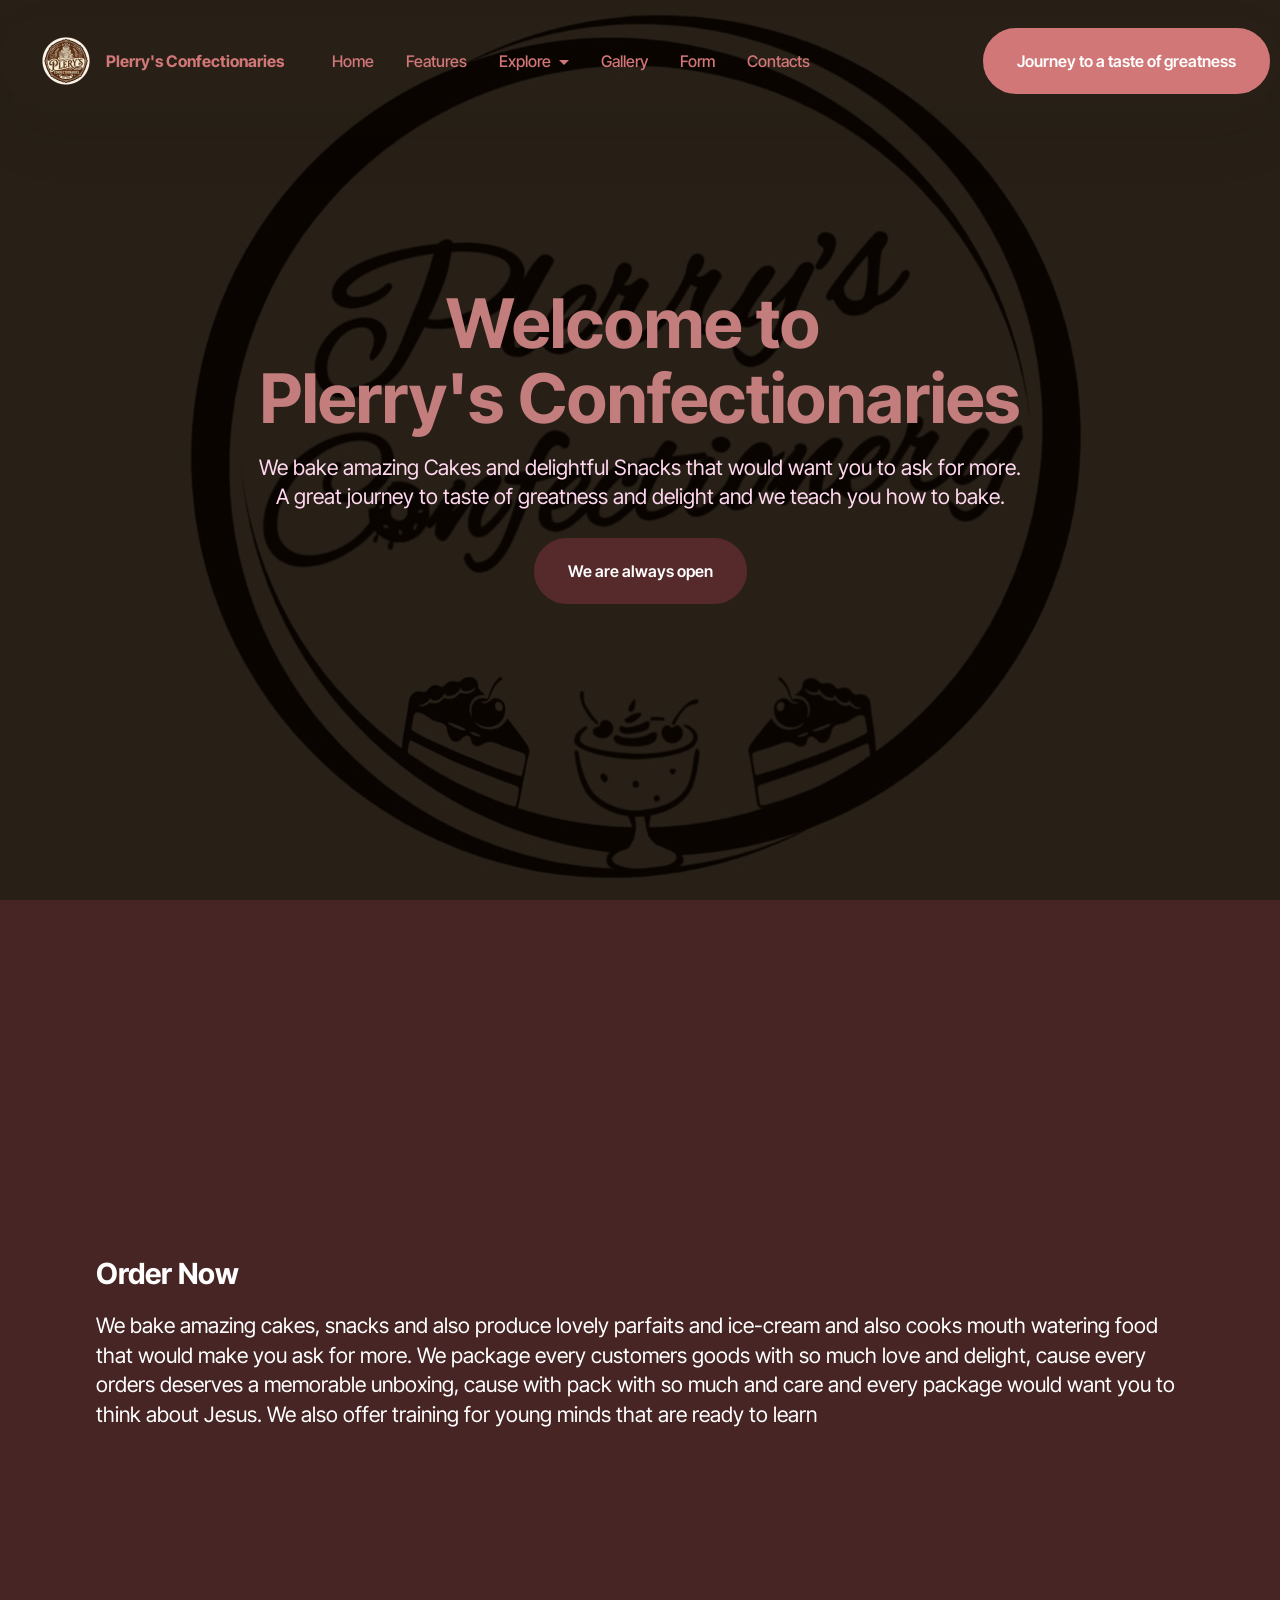
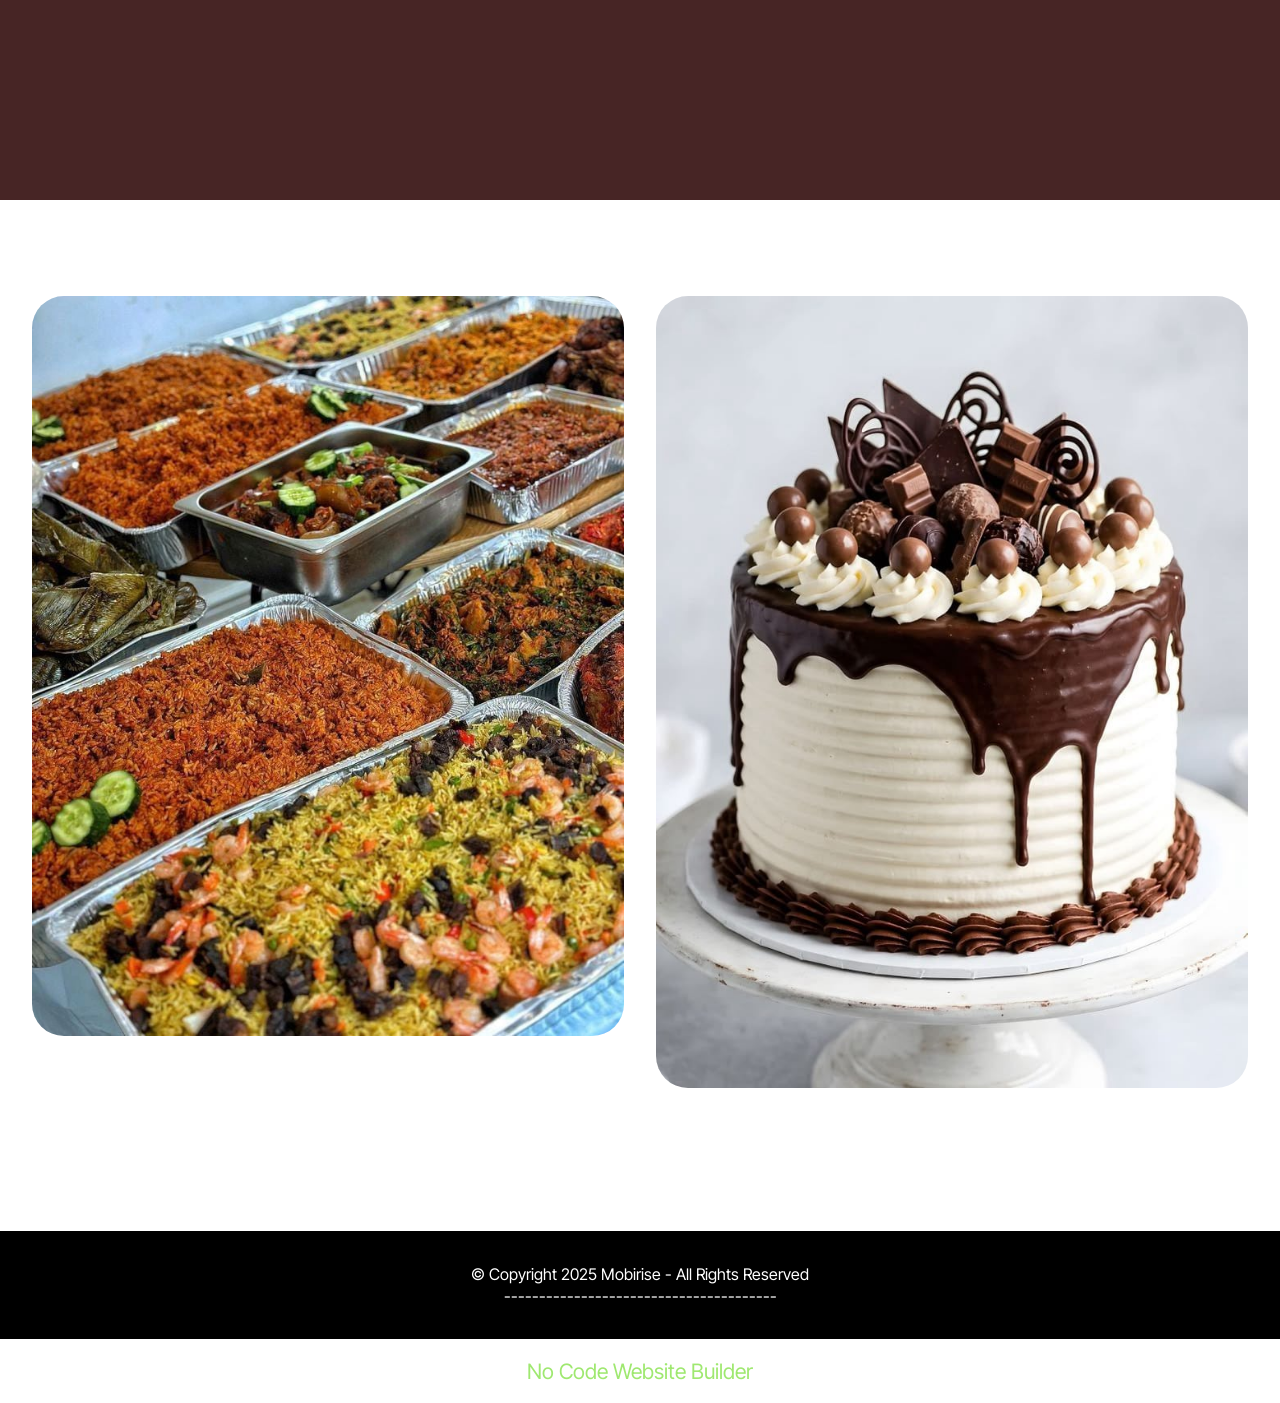
<file: index.html>
<!DOCTYPE html>
<html  >
<head>
  <!-- Site made with Mobirise Website Builder v6.0.6, https://mobirise.com -->
  <meta charset="UTF-8">
  <meta http-equiv="X-UA-Compatible" content="IE=edge">
  <meta name="generator" content="Mobirise v6.0.6, mobirise.com">
  <meta name="viewport" content="width=device-width, initial-scale=1, minimum-scale=1">
  <link rel="shortcut icon" href="assets/images/logo512x512-96x96.png" type="image/x-icon">
  <meta name="description" content="">
  
  
  <title>Home</title>
  <link rel="stylesheet" href="assets/web/assets/mobirise-icons2/mobirise2.css">
  <link rel="stylesheet" href="assets/bootstrap/css/bootstrap.min.css">
  <link rel="stylesheet" href="assets/bootstrap/css/bootstrap-grid.min.css">
  <link rel="stylesheet" href="assets/bootstrap/css/bootstrap-reboot.min.css">
  <link rel="stylesheet" href="assets/dropdown/css/style.css">
  <link rel="stylesheet" href="assets/theme/css/style.css">
  <link rel="preload" href="https://fonts.googleapis.com/css?family=Inter+Tight:100,200,300,400,500,600,700,800,900,100i,200i,300i,400i,500i,600i,700i,800i,900i&display=swap" as="style" onload="this.onload=null;this.rel='stylesheet'">
  <noscript><link rel="stylesheet" href="https://fonts.googleapis.com/css?family=Inter+Tight:100,200,300,400,500,600,700,800,900,100i,200i,300i,400i,500i,600i,700i,800i,900i&display=swap"></noscript>
  <link rel="preload" as="style" href="assets/mobirise/css/mbr-additional.css?v=pOr2HF"><link rel="stylesheet" href="assets/mobirise/css/mbr-additional.css?v=pOr2HF" type="text/css">

  
  
  
</head>
<body>
  
  <section data-bs-version="5.1" class="menu menu1 cid-vwwjsIsYQJ" once="menu" id="menu01-0">
	

	<nav class="navbar navbar-dropdown navbar-fixed-top navbar-expand-lg">
		<div class="container">
			<div class="navbar-brand">
				<span class="navbar-logo">
					<a href="https://mobiri.se">
						<img src="assets/images/logo512x512-96x96.png" alt="Plerry's Confectionaries" style="height: 3rem;">
					</a>
				</span>
				<span class="navbar-caption-wrap"><a class="navbar-caption text-info display-4" href="URL">Plerry's Confectionaries</a></span>
			</div>
			<button class="navbar-toggler" type="button" data-toggle="collapse" data-bs-toggle="collapse" data-target="#navbarSupportedContent" data-bs-target="#navbarSupportedContent" aria-controls="navbarNavAltMarkup" aria-expanded="false" aria-label="Toggle navigation">
				<div class="hamburger">
					<span></span>
					<span></span>
					<span></span>
					<span></span>
				</div>
			</button>
			<div class="collapse navbar-collapse" id="navbarSupportedContent">
				<ul class="navbar-nav nav-dropdown" data-app-modern-menu="true"><li class="nav-item">
						<a class="nav-link link text-info text-primary display-4" href="index.html">Home</a>
					</li>
					<li class="nav-item">
						<a class="nav-link link text-info text-primary display-4" href="features.html" aria-expanded="false">Features</a>
					</li><li class="nav-item dropdown"><a class="nav-link link text-info text-primary dropdown-toggle display-4" href="https://wa.me/234 7052681809" data-toggle="dropdown-submenu" data-bs-toggle="dropdown" data-bs-auto-close="outside" aria-expanded="false">Explore</a><div class="dropdown-menu" aria-labelledby="dropdown-299"><a class="text-info text-primary dropdown-item display-4" href="about.html">About Us</a><a class="text-info text-primary dropdown-item display-4" href="page6.html">Terms &amp; <br>conditions</a><a class="text-info text-primary dropdown-item display-4" href="page7.html">Testimonies</a><a class="text-info text-primary dropdown-item display-4" href="menu.html">Menu<br><br></a></div></li><li class="nav-item"><a class="nav-link link text-info text-primary display-4" href="page5.html">Gallery</a></li>
					<li class="nav-item">
						<a class="nav-link link text-info text-primary display-4" href="forms.html">Form</a>
					</li><li class="nav-item"><a class="nav-link link text-info text-primary display-4" href="contacts.html">Contacts</a></li></ul>
				
				<div class="navbar-buttons mbr-section-btn"><a class="btn btn-info display-4" href="menu.html">Journey to a taste of greatness</a></div>
			</div>
		</div>
	</nav>
</section>

<section data-bs-version="5.1" class="header18 cid-vwwmOgQpAE mbr-fullscreen" id="header18-1">

    

    
    <div class="mbr-overlay" style="opacity: 0.8; background-color: rgb(0, 0, 0);"></div>

    <div class="align-center container">
        <div class="row justify-content-center">
            <div class="col-12 col-lg-10">
                <h1 class="mbr-section-title mbr-fonts-style mbr-white mb-3 display-1"><strong>Welcome to&nbsp;</strong><br><strong>Plerry's Confectionaries</strong></h1>
                
                <p class="mbr-text mbr-fonts-style mbr-white display-7">We bake amazing Cakes and delightful Snacks that would want you to ask for more.<br>A great journey to taste of greatness and delight and we teach you how to bake.</p>
                <div class="mbr-section-btn mt-3"><a class="btn btn-success display-4" href="menu.html">We are always open</a></div>
            </div>
        </div>
    </div>
</section>

<section data-bs-version="5.1" class="content15 cid-vwDYv7CjdL mbr-fullscreen" id="content15-35">

    

    
    
    <div class="container-fluid">
        <div class="row justify-content-center">
            <div class="card col-md-12 col-lg-12">
                <div class="card-wrapper">
                    <div class="card-box align-left">
                        <h4 class="card-title mbr-fonts-style mbr-white mb-3 display-5"><strong>Order Now&nbsp;</strong></h4>
                        <p class="mbr-text mbr-fonts-style display-7">We bake amazing cakes, snacks and also produce lovely parfaits and ice-cream and also cooks mouth watering food that would make you ask for more. We package every customers goods with so much love and delight, cause every orders deserves a memorable unboxing, cause with pack with so much and care and every package would want you to think about Jesus. We also offer training for young minds that are ready to learn</p>
                        
                    </div>
                </div>
            </div>
        </div>
    </div>
</section>

<section data-bs-version="5.1" class="image4 cid-vwNmtjz6rv" id="image4-3h">
    

    
    

    <div class="container">
        <div class="row">
            <div class="col-12 col-lg-6">
                <div class="image-wrapper">
                    <img src="assets/images/38843615662120705-736x985.jpg" alt="Mobirise Website Builder">
                    <p class="mbr-text mbr-fonts-style mt-2 align-center display-4">Chocolate cake with drips</p>
                </div>
            </div>
            <div class="col-12 col-lg-6">
                <div class="image-wrapper">
                    <img src="assets/images/nigerian20meal20platter-720x900.jpg" alt="Mobirise Website Builder">
                    <p class="mbr-text mbr-fonts-style mt-2 align-center display-4">Nigerian Food Platter</p>
                </div>
            </div>
        </div>
    </div>
</section>

<section data-bs-version="5.1" class="footer4 cid-vzVukhEp5z" once="footers" id="footer04-3v">

    

    

    <div class="container">
        <div class="media-container-row align-center mbr-white">
            <div class="col-12">
                <p class="mbr-text mb-0 mbr-fonts-style display-4">
                    © Copyright 2025 Mobirise - All Rights Reserved
                <br>---------------------------------------<br></p>
            </div>
        </div>
    </div>
</section><section class="display-7" style="padding: 0;align-items: center;justify-content: center;flex-wrap: wrap;    align-content: center;display: flex;position: relative;height: 4rem;"><a href="https://mobiri.se/3116024" style="flex: 1 1;height: 4rem;position: absolute;width: 100%;z-index: 1;"><img alt="" style="height: 4rem;" src="[data-uri]"></a><p style="margin: 0;text-align: center;" class="display-7">&#8204;</p><a style="z-index:1" href="https://mobirise.com/builder/no-code-website-builder.html">No Code Website Builder</a></section><script src="assets/bootstrap/js/bootstrap.bundle.min.js"></script>  <script src="assets/smoothscroll/smooth-scroll.js"></script>  <script src="assets/ytplayer/index.js"></script>  <script src="assets/dropdown/js/navbar-dropdown.js"></script>  <script src="assets/theme/js/script.js"></script>  
  
  
 <div id="scrollToTop" class="scrollToTop mbr-arrow-up"><a style="text-align: center;"><i class="mbr-arrow-up-icon mbr-arrow-up-icon-cm cm-icon cm-icon-smallarrow-up"></i></a></div>
  </body>
</html>
</file>
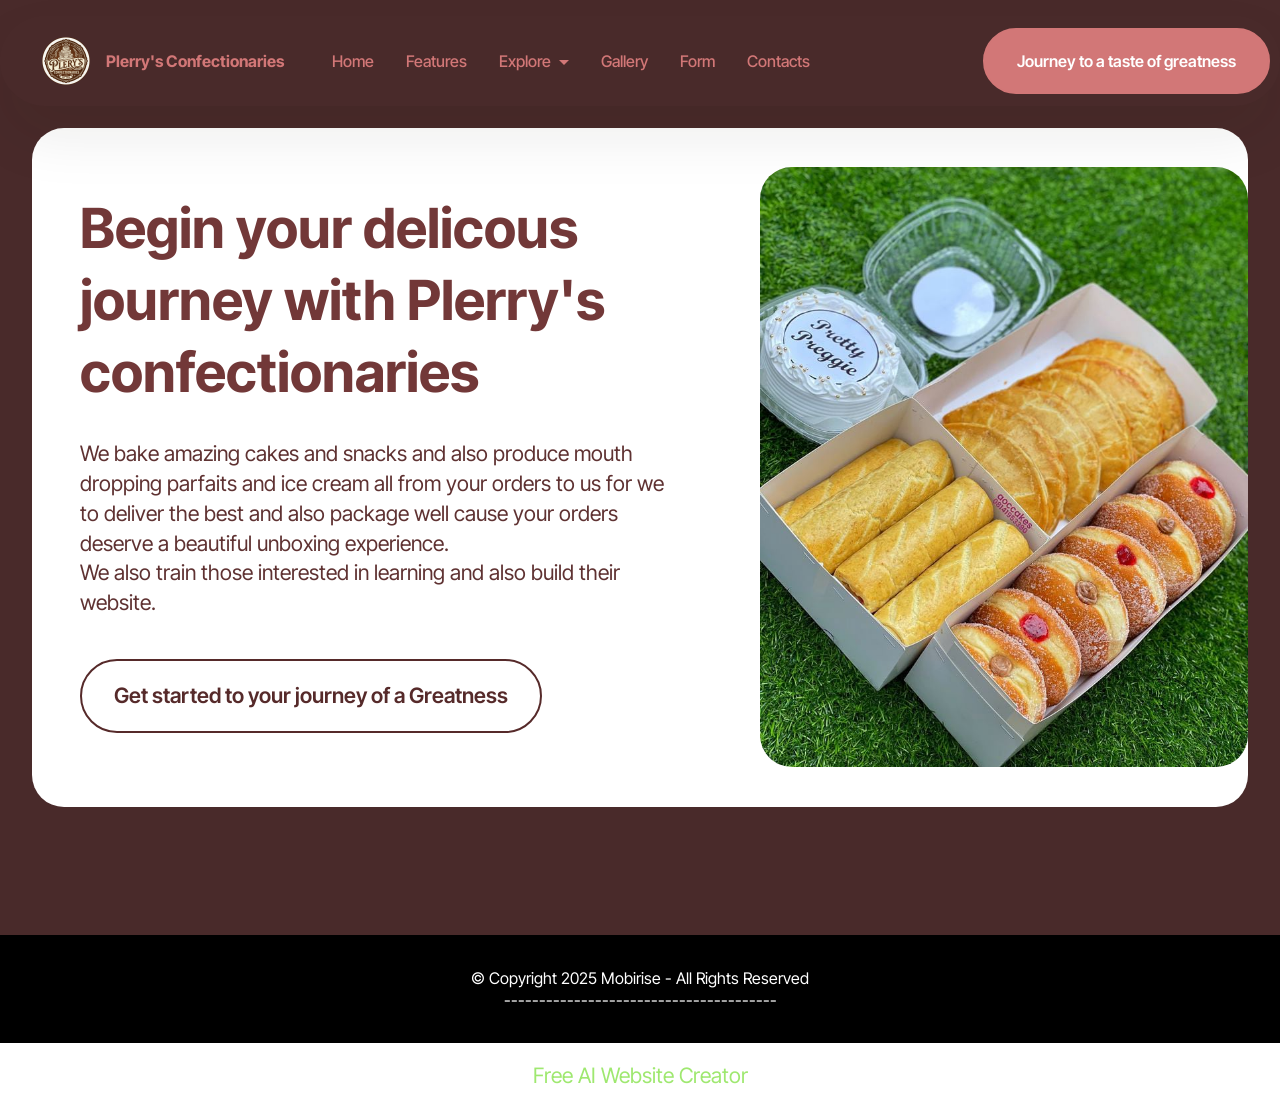
<file: about.html>
<!DOCTYPE html>
<html  >
<head>
  <!-- Site made with Mobirise Website Builder v6.0.6, https://mobirise.com -->
  <meta charset="UTF-8">
  <meta http-equiv="X-UA-Compatible" content="IE=edge">
  <meta name="generator" content="Mobirise v6.0.6, mobirise.com">
  <meta name="viewport" content="width=device-width, initial-scale=1, minimum-scale=1">
  <link rel="shortcut icon" href="assets/images/logo512x512-96x96.png" type="image/x-icon">
  <meta name="description" content="">
  
  
  <title>About</title>
  <link rel="stylesheet" href="assets/web/assets/mobirise-icons2/mobirise2.css">
  <link rel="stylesheet" href="assets/bootstrap/css/bootstrap.min.css">
  <link rel="stylesheet" href="assets/bootstrap/css/bootstrap-grid.min.css">
  <link rel="stylesheet" href="assets/bootstrap/css/bootstrap-reboot.min.css">
  <link rel="stylesheet" href="assets/dropdown/css/style.css">
  <link rel="stylesheet" href="assets/theme/css/style.css">
  <link rel="preload" href="https://fonts.googleapis.com/css?family=Inter+Tight:100,200,300,400,500,600,700,800,900,100i,200i,300i,400i,500i,600i,700i,800i,900i&display=swap" as="style" onload="this.onload=null;this.rel='stylesheet'">
  <noscript><link rel="stylesheet" href="https://fonts.googleapis.com/css?family=Inter+Tight:100,200,300,400,500,600,700,800,900,100i,200i,300i,400i,500i,600i,700i,800i,900i&display=swap"></noscript>
  <link rel="preload" as="style" href="assets/mobirise/css/mbr-additional.css?v=3ZaCMH"><link rel="stylesheet" href="assets/mobirise/css/mbr-additional.css?v=3ZaCMH" type="text/css">

  
  
  
</head>
<body>
  
  <section data-bs-version="5.1" class="menu menu1 cid-vwCjGy4P3R" once="menu" id="menu01-1u">
	

	<nav class="navbar navbar-dropdown navbar-fixed-top navbar-expand-lg">
		<div class="container">
			<div class="navbar-brand">
				<span class="navbar-logo">
					<a href="https://mobiri.se">
						<img src="assets/images/logo512x512-96x96.png" alt="Plerry's Confectionaries" style="height: 3rem;">
					</a>
				</span>
				<span class="navbar-caption-wrap"><a class="navbar-caption text-info display-4" href="URL">Plerry's Confectionaries</a></span>
			</div>
			<button class="navbar-toggler" type="button" data-toggle="collapse" data-bs-toggle="collapse" data-target="#navbarSupportedContent" data-bs-target="#navbarSupportedContent" aria-controls="navbarNavAltMarkup" aria-expanded="false" aria-label="Toggle navigation">
				<div class="hamburger">
					<span></span>
					<span></span>
					<span></span>
					<span></span>
				</div>
			</button>
			<div class="collapse navbar-collapse" id="navbarSupportedContent">
				<ul class="navbar-nav nav-dropdown" data-app-modern-menu="true"><li class="nav-item">
						<a class="nav-link link text-info text-primary display-4" href="index.html">Home</a>
					</li>
					<li class="nav-item">
						<a class="nav-link link text-info text-primary display-4" href="features.html" aria-expanded="false">Features</a>
					</li><li class="nav-item dropdown"><a class="nav-link link text-info text-primary dropdown-toggle display-4" href="https://wa.me/234 7052681809" data-toggle="dropdown-submenu" data-bs-toggle="dropdown" data-bs-auto-close="outside" aria-expanded="false">Explore</a><div class="dropdown-menu" aria-labelledby="dropdown-299"><a class="text-info text-primary dropdown-item display-4" href="about.html">About Us</a><a class="text-info text-primary dropdown-item display-4" href="page6.html">Terms &amp; <br>conditions</a><a class="text-info text-primary dropdown-item display-4" href="page7.html">Testimonies</a><a class="text-info text-primary dropdown-item display-4" href="menu.html">Menu<br><br></a></div></li><li class="nav-item"><a class="nav-link link text-info text-primary display-4" href="page5.html">Gallery</a></li>
					<li class="nav-item">
						<a class="nav-link link text-info text-primary display-4" href="forms.html">Form</a>
					</li><li class="nav-item"><a class="nav-link link text-info text-primary display-4" href="contacts.html">Contacts</a></li></ul>
				
				<div class="navbar-buttons mbr-section-btn"><a class="btn btn-info display-4" href="menu.html">Journey to a taste of greatness</a></div>
			</div>
		</div>
	</nav>
</section>

<section data-bs-version="5.1" class="start article05 cid-vwCjGCWirv" id="article05-1x">
  

  
  

  <div class="container">
    <div class="row justify-content-center align-items-center">
      <div class="col-12">
        <div class="card-wrapper">
          <div class="row">
            <div class="col-12 col-md-12 col-lg-5 image-wrapper">
              <img class="w-100" src="assets/images/to20place20your20orders20-20click20the20link20on20our20bioe280a6-736x920.jpg" alt="Mobirise Website Builder">
            </div>
            <div class="col-12 col-lg col-md-12">
              <div class="text-wrapper align-left">
                <h1 class="mbr-section-title mbr-fonts-style mb-4 display-2">
                  <strong>Begin your delicous journey with Plerry's confectionaries</strong></h1>
                <p class="mbr-text mbr-fonts-style mb-4 display-7">We bake amazing cakes and snacks and also produce mouth dropping parfaits and ice cream all from your orders to us for we to deliver the best and also package well cause your orders deserve a beautiful unboxing experience.<br>We also train those interested in learning and also build their website.</p>
                <div class="mbr-section-btn mt-3"><a class="btn btn-lg btn-success-outline display-7" href="menu.html">Get started to your journey of a Greatness</a></div>
              </div>
            </div>
          </div>
        </div>
      </div>
    </div>
  </div>
</section>

<section data-bs-version="5.1" class="footer4 cid-vzVukhEp5z" once="footers" id="footer04-3v">

    

    

    <div class="container">
        <div class="media-container-row align-center mbr-white">
            <div class="col-12">
                <p class="mbr-text mb-0 mbr-fonts-style display-4">
                    © Copyright 2025 Mobirise - All Rights Reserved
                <br>---------------------------------------<br></p>
            </div>
        </div>
    </div>
</section><section class="display-7" style="padding: 0;align-items: center;justify-content: center;flex-wrap: wrap;    align-content: center;display: flex;position: relative;height: 4rem;"><a href="https://mobiri.se/3116024" style="flex: 1 1;height: 4rem;position: absolute;width: 100%;z-index: 1;"><img alt="" style="height: 4rem;" src="[data-uri]"></a><p style="margin: 0;text-align: center;" class="display-7">&#8204;</p><a style="z-index:1" href="https://mobirise.com/builder/ai-website-creator.html">Free AI Website Creator</a></section><script src="assets/bootstrap/js/bootstrap.bundle.min.js"></script>  <script src="assets/smoothscroll/smooth-scroll.js"></script>  <script src="assets/ytplayer/index.js"></script>  <script src="assets/dropdown/js/navbar-dropdown.js"></script>  <script src="assets/theme/js/script.js"></script>  
  
  
 <div id="scrollToTop" class="scrollToTop mbr-arrow-up"><a style="text-align: center;"><i class="mbr-arrow-up-icon mbr-arrow-up-icon-cm cm-icon cm-icon-smallarrow-up"></i></a></div>
  </body>
</html>
</file>
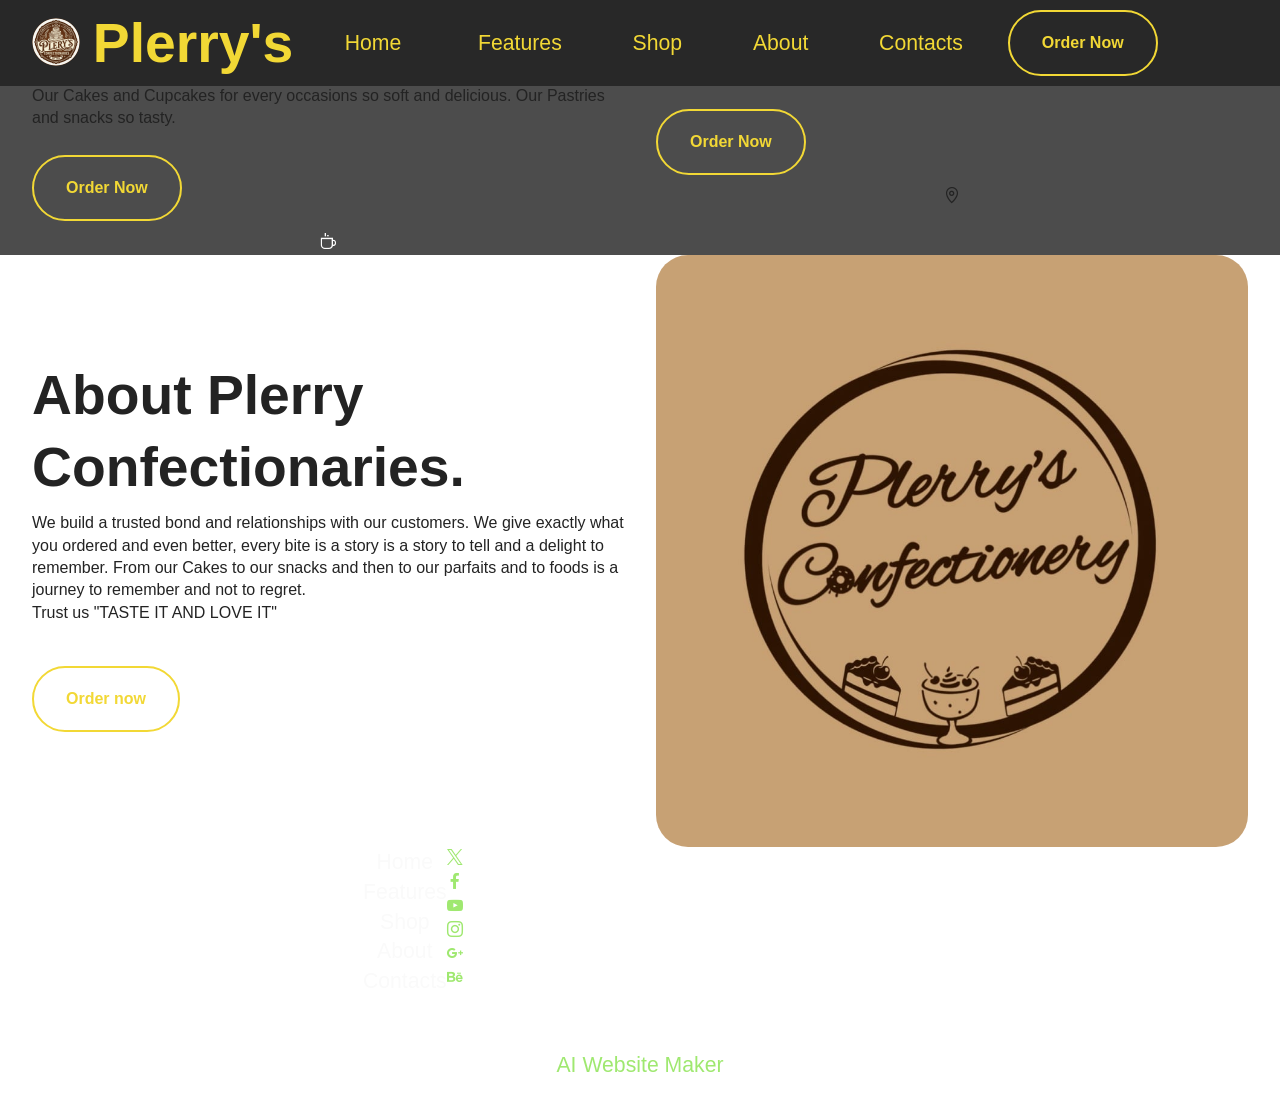
<file: About.html>
<!DOCTYPE html>
<html  >
<head>
  <!-- Site made with Mobirise Website Builder v6.0.6, https://mobirise.com -->
  <meta charset="UTF-8">
  <meta http-equiv="X-UA-Compatible" content="IE=edge">
  <meta name="generator" content="Mobirise v6.0.6, mobirise.com">
  <meta name="viewport" content="width=device-width, initial-scale=1, minimum-scale=1">
  <link rel="shortcut icon" href="assets/images/logo512x512-128x128.png" type="image/x-icon">
  <meta name="description" content="Here you would know more about us">
  
  
  <title>About us and our product</title>
  <link rel="stylesheet" href="assets/web/assets/mobirise-icons2/mobirise2.css">
  <link rel="stylesheet" href="assets/bootstrap/css/bootstrap.min.css">
  <link rel="stylesheet" href="assets/bootstrap/css/bootstrap-grid.min.css">
  <link rel="stylesheet" href="assets/bootstrap/css/bootstrap-reboot.min.css">
  <link rel="stylesheet" href="assets/parallax/jarallax.css">
  <link rel="stylesheet" href="assets/dropdown/css/style.css">
  <link rel="stylesheet" href="assets/socicon/css/styles.css">
  <link rel="stylesheet" href="assets/theme/css/style.css">
  <link rel="preload" href="https://fonts.googleapis.com/css?family=Inter:100,200,300,400,500,600,700,800,900,100i,200i,300i,400i,500i,600i,700i,800i,900i&display=swap" as="style" onload="this.onload=null;this.rel='stylesheet'">
  <noscript><link rel="stylesheet" href="https://fonts.googleapis.com/css?family=Inter:100,200,300,400,500,600,700,800,900,100i,200i,300i,400i,500i,600i,700i,800i,900i&display=swap"></noscript>
  <link rel="preload" as="style" href="assets/mobirise/css/mbr-additional.css?v=eJSu7G"><link rel="stylesheet" href="assets/mobirise/css/mbr-additional.css?v=eJSu7G" type="text/css">

  
  
  
</head>
<body>
  
  <section data-bs-version="5.1" class="menu menu3 cid-vwvMJB60ji" once="menu" id="menu3-x">
    
    <nav class="navbar navbar-dropdown navbar-expand-lg">
        <div class="container">
            <div class="navbar-brand">
                <span class="navbar-logo">
                    <a href="https://mobiri.se">
                        <img src="assets/images/logo512x512-96x96.png" alt="Mobirise Website Builder" style="height: 3rem;">
                    </a>
                </span>
                <span class="navbar-caption-wrap"><a class="navbar-caption text-danger display-2" href="https://mobiri.se">Plerry's<br></a></span>
            </div>
            <button class="navbar-toggler" type="button" data-toggle="collapse" data-bs-toggle="collapse" data-target="#navbarSupportedContent" data-bs-target="#navbarSupportedContent" aria-controls="navbarNavAltMarkup" aria-expanded="false" aria-label="Toggle navigation">
                <div class="hamburger">
                    <span></span>
                    <span></span>
                    <span></span>
                    <span></span>
                </div>
            </button>
            <div class="collapse navbar-collapse" id="navbarSupportedContent">
                <ul class="navbar-nav nav-dropdown" data-app-modern-menu="true"><li class="nav-item"><a class="nav-link link text-danger text-primary display-7" href="index.html">Home&nbsp;</a></li>
                    <li class="nav-item"><a class="nav-link link text-danger text-primary display-7" href="features.html">Features</a></li>
                    <li class="nav-item"><a class="nav-link link text-danger text-primary display-7" href="shop.html">Shop</a>
                    </li><li class="nav-item"><a class="nav-link link text-danger text-primary display-7" href="About.html">About</a></li><li class="nav-item"><a class="nav-link link text-danger text-primary display-7" href="contact.html">Contacts</a></li></ul>
                
                <div class="navbar-buttons mbr-section-btn"><a class="btn btn-danger-outline display-4" href="contact.html">Order Now</a></div>
            </div>
        </div>
    </nav>
</section>

<section data-bs-version="5.1" class="features5 cid-vwCDTe8DiF mbr-parallax-background" id="features6-28">

    

    <div class="mbr-overlay" style="opacity: 0.7; background-color: rgb(0, 0, 0);">
    </div>
    <div class="container">
        <div class="row justify-content-center">
            <div class="card col-12 col-lg-6">
                <div class="card-wrapper mbr-flex">
                    <div class="card-box align-left">
                        <h6 class="card-subtitle mbr-fonts-style align-left mb-2 display-4"><p>&nbsp;</p></h6>
                        <h5 class="card-title mbr-fonts-style align-left mb-3 display-5"><strong>Tasty Snacks for Every Mood</strong></h5>
                        <p class="mbr-text mbr-fonts-style mb-3 display-4">Our Cakes and Cupcakes for every occasions so soft and delicious. Our Pastries and snacks so tasty.</p>
                        <div class="mbr-section-btn"><a href="https://mobiri.se" class="btn btn-danger-outline display-4">Order Now</a></div>
                    </div>
                    <div class="img-wrapper img1 align-center">
                        <a href="https://plerry.com"><span class="mbr-iconfont mobi-mbri-hot-cup mobi-mbri" style="color: rgb(255, 255, 255); fill: rgb(255, 255, 255);"></span></a>
                    </div>
                </div>
            </div>

            <div class="card col-12 col-lg-6">
                <div class="card-wrapper mbr-flex">
                    <div class="card-box align-left">
                        <h6 class="card-subtitle mbr-fonts-style align-left mb-2 display-4"></h6>
                        <h5 class="card-title mbr-fonts-style align-left mb-3 display-5"><strong>Location</strong></h5>
                        <p class="mbr-text mbr-fonts-style mb-3 display-4">We are located at 181/183 Itire Road, along mushin.</p>
                        <div class="mbr-section-btn"><a href="https://mobiri.se" class="btn btn-danger-outline display-4">Order Now</a></div>
                    </div>
                    <div class="img-wrapper img2 align-center">
                        <span class="mbr-iconfont mobi-mbri-map-pin mobi-mbri"></span>
                    </div>
                </div>
            </div>
        </div>
    </div>
</section>

<section data-bs-version="5.1" class="features15 cid-vwvMJJPsXe" id="features16-13">

    

    
    <div class="container">
        <div class="content-wrapper">
            <div class="row align-items-center">
                <div class="col-12 col-lg">
                    <div class="text-wrapper">
                        <h6 class="card-title mbr-fonts-style display-2"><strong>About Plerry Confectionaries.</strong></h6>
                        <p class="mbr-text mbr-fonts-style mb-4 display-4">We build a trusted bond and relationships with our customers. We give exactly what you ordered and even better, every bite is a story is a story to tell and a delight to remember. From our Cakes to our snacks and then to our parfaits and to foods is a journey to remember and not to regret.<br>Trust us "TASTE IT AND LOVE IT"</p>
                        <div class="mbr-section-btn mt-3"><a class="btn btn-danger-outline display-4" href="https://mobiri.se">Order now</a></div>
                    </div>
                </div>
                <div class="col-12 col-lg-6">
                    <div class="image-wrapper">
                        <img src="assets/images/whatsapp20image202026-09-2220at2015.16.23-980x980.jpg" alt="Mobirise Website Builder">
                    </div>
                </div>
            </div>
        </div>
    </div>
</section>

<section data-bs-version="5.1" class="footer3 cid-vwCGofpuvX" once="footers" id="footer3-2h">

    

    

    <div class="container">
        <div class="media-container-row align-center mbr-white">
            <div class="row row-links">
                <ul class="foot-menu">
                    
                    
                    
                    
                    
                <li class="foot-menu-item mbr-fonts-style display-7"><a href="#top" class="text-white">Home</a></li><li class="foot-menu-item mbr-fonts-style display-7"><a href="index.html#content4-5" class="text-white">Features</a></li><li class="foot-menu-item mbr-fonts-style display-7"><a href="index.html#content4-6" class="text-white">Shop</a></li><li class="foot-menu-item mbr-fonts-style display-7"><a href="index.html#features16-9" class="text-white">About</a></li><li class="foot-menu-item mbr-fonts-style display-7"><a href="index.html#contacts3-c" class="text-white">Contacts</a></li></ul>
            </div>
            <div class="row social-row">
                <div class="social-list align-right pb-2">
                    
                    
                    
                    
                    
                    
                <div class="soc-item">
                        <a href="https://twitter.com/mobirise" target="_blank">
                            <span class="socicon-twitter socicon mbr-iconfont mbr-iconfont-social"></span>
                        </a>
                    </div><div class="soc-item">
                        <a href="https://www.facebook.com/pages/Mobirise/1616226671953247" target="_blank">
                            <span class="socicon-facebook socicon mbr-iconfont mbr-iconfont-social"></span>
                        </a>
                    </div><div class="soc-item">
                        <a href="https://www.youtube.com/c/mobirise" target="_blank">
                            <span class="socicon-youtube socicon mbr-iconfont mbr-iconfont-social"></span>
                        </a>
                    </div><div class="soc-item">
                        <a href="https://instagram.com/mobirise" target="_blank">
                            <span class="socicon-instagram socicon mbr-iconfont mbr-iconfont-social"></span>
                        </a>
                    </div><div class="soc-item">
                        <a href="https://plus.google.com/u/0/+Mobirise" target="_blank">
                            <span class="socicon-googleplus socicon mbr-iconfont mbr-iconfont-social"></span>
                        </a>
                    </div><div class="soc-item">
                        <a href="https://www.behance.net/Mobirise" target="_blank">
                            <span class="socicon-behance socicon mbr-iconfont mbr-iconfont-social"></span>
                        </a>
                    </div></div>
            </div>
            <div class="row row-copirayt">
                <p class="mbr-text mb-0 mbr-fonts-style mbr-white align-center display-7">
                    © Copyright 2025 Mobirise. All Rights Reserved.
                </p>
            </div>
        </div>
    </div>
</section><section class="display-7" style="padding: 0;align-items: center;justify-content: center;flex-wrap: wrap;    align-content: center;display: flex;position: relative;height: 4rem;"><a href="https://mobiri.se/3116024" style="flex: 1 1;height: 4rem;position: absolute;width: 100%;z-index: 1;"><img alt="" style="height: 4rem;" src="[data-uri]"></a><p style="margin: 0;text-align: center;" class="display-7">&#8204;</p><a style="z-index:1" href="https://mobirise.com/builder/ai-website-maker.html">AI Website Maker</a></section><script src="assets/bootstrap/js/bootstrap.bundle.min.js"></script>  <script src="assets/parallax/jarallax.js"></script>  <script src="assets/smoothscroll/smooth-scroll.js"></script>  <script src="assets/ytplayer/index.js"></script>  <script src="assets/dropdown/js/navbar-dropdown.js"></script>  <script src="assets/theme/js/script.js"></script>  
  
  
</body>
</html>
</file>
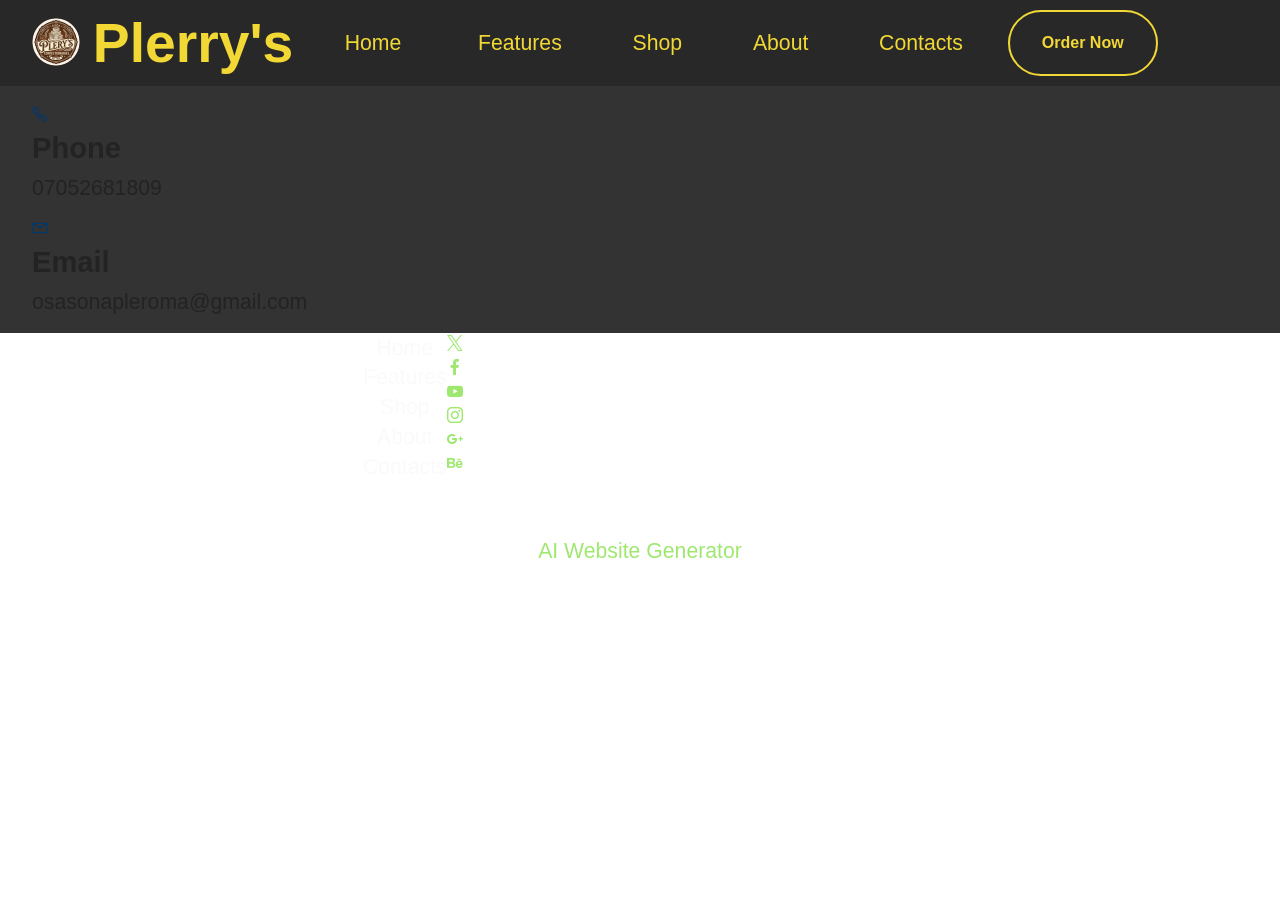
<file: contact.html>
<!DOCTYPE html>
<html  >
<head>
  <!-- Site made with Mobirise Website Builder v6.0.6, https://mobirise.com -->
  <meta charset="UTF-8">
  <meta http-equiv="X-UA-Compatible" content="IE=edge">
  <meta name="generator" content="Mobirise v6.0.6, mobirise.com">
  <meta name="viewport" content="width=device-width, initial-scale=1, minimum-scale=1">
  <link rel="shortcut icon" href="assets/images/logo512x512-128x128.png" type="image/x-icon">
  <meta name="description" content="To get to us  and reach  out to us">
  
  
  <title>Contact Us</title>
  <link rel="stylesheet" href="assets/web/assets/mobirise-icons2/mobirise2.css">
  <link rel="stylesheet" href="assets/bootstrap/css/bootstrap.min.css">
  <link rel="stylesheet" href="assets/bootstrap/css/bootstrap-grid.min.css">
  <link rel="stylesheet" href="assets/bootstrap/css/bootstrap-reboot.min.css">
  <link rel="stylesheet" href="assets/parallax/jarallax.css">
  <link rel="stylesheet" href="assets/dropdown/css/style.css">
  <link rel="stylesheet" href="assets/socicon/css/styles.css">
  <link rel="stylesheet" href="assets/theme/css/style.css">
  <link rel="preload" href="https://fonts.googleapis.com/css?family=Inter:100,200,300,400,500,600,700,800,900,100i,200i,300i,400i,500i,600i,700i,800i,900i&display=swap" as="style" onload="this.onload=null;this.rel='stylesheet'">
  <noscript><link rel="stylesheet" href="https://fonts.googleapis.com/css?family=Inter:100,200,300,400,500,600,700,800,900,100i,200i,300i,400i,500i,600i,700i,800i,900i&display=swap"></noscript>
  <link rel="preload" as="style" href="assets/mobirise/css/mbr-additional.css?v=nLrZNU"><link rel="stylesheet" href="assets/mobirise/css/mbr-additional.css?v=nLrZNU" type="text/css">

  
  
  
</head>
<body>
  
  <section data-bs-version="5.1" class="menu menu3 cid-vwvNnEG1s4" once="menu" id="menu3-18">
    
    <nav class="navbar navbar-dropdown navbar-expand-lg">
        <div class="container">
            <div class="navbar-brand">
                <span class="navbar-logo">
                    <a href="https://mobiri.se">
                        <img src="assets/images/logo512x512-96x96.png" alt="Mobirise Website Builder" style="height: 3rem;">
                    </a>
                </span>
                <span class="navbar-caption-wrap"><a class="navbar-caption text-danger display-2" href="https://mobiri.se">Plerry's<br></a></span>
            </div>
            <button class="navbar-toggler" type="button" data-toggle="collapse" data-bs-toggle="collapse" data-target="#navbarSupportedContent" data-bs-target="#navbarSupportedContent" aria-controls="navbarNavAltMarkup" aria-expanded="false" aria-label="Toggle navigation">
                <div class="hamburger">
                    <span></span>
                    <span></span>
                    <span></span>
                    <span></span>
                </div>
            </button>
            <div class="collapse navbar-collapse" id="navbarSupportedContent">
                <ul class="navbar-nav nav-dropdown" data-app-modern-menu="true"><li class="nav-item"><a class="nav-link link text-danger text-primary display-7" href="index.html">Home&nbsp;</a></li>
                    <li class="nav-item"><a class="nav-link link text-danger text-primary display-7" href="features.html">Features</a></li>
                    <li class="nav-item"><a class="nav-link link text-danger text-primary display-7" href="shop.html">Shop</a>
                    </li><li class="nav-item"><a class="nav-link link text-danger text-primary display-7" href="About.html">About</a></li><li class="nav-item"><a class="nav-link link text-danger text-primary display-7" href="contact.html">Contacts</a></li></ul>
                
                <div class="navbar-buttons mbr-section-btn"><a class="btn btn-danger-outline display-4" href="contact.html">Order Now</a></div>
            </div>
        </div>
    </nav>
</section>

<section data-bs-version="5.1" class="contacts3 map1 cid-vwvNo5FRaP" id="contacts3-1h">

    
    <div class="mbr-overlay" style="opacity: 0.8; background-color: rgb(0, 0, 0);"></div>
    <div class="container">
        <div class="mbr-section-head">
            <h3 class="mbr-section-title mbr-fonts-style align-center mb-0 display-2">
                <strong>Contacts</strong>
            </h3>
            
        </div>
        <div class="row justify-content-center mt-4">
            <div class="card col-12 col-md-6">
                <div class="card-wrapper">
                    <div class="image-wrapper">
                        <span class="mbr-iconfont mobi-mbri-phone mobi-mbri" style="color: rgb(5, 56, 107); fill: rgb(5, 56, 107);"></span>
                    </div>
                    <div class="text-wrapper">
                        <h6 class="card-title mbr-fonts-style mb-1 display-5">
                            <strong>Phone</strong>
                        </h6>
                        <p class="mbr-text mbr-fonts-style display-7">
                            07052681809</p>
                    </div>
                </div>
                <div class="card-wrapper">
                    <div class="image-wrapper">
                        <span class="mbr-iconfont mobi-mbri-letter mobi-mbri" style="color: rgb(5, 56, 107); fill: rgb(5, 56, 107);"></span>
                    </div>
                    <div class="text-wrapper">
                        <h6 class="card-title mbr-fonts-style mb-1 display-5">
                            <strong>Email</strong>
                        </h6>
                        <p class="mbr-text mbr-fonts-style display-7">osasonapleroma@gmail.com</p>
                    </div>
                </div>
            </div>
            <div class="map-wrapper col-12 col-md-6">
                <div class="google-map"><iframe frameborder="0" style="border:0" src="https://www.google.com/maps/embed?pb=!1m14!1m8!1m3!1d6045.3003145248895!2d-73.9884657!3d40.7477229!3m2!1i1024!2i768!4f13.1!3m3!1m2!1s0x89c259a9ac1f1b85%3A0x7e33d1c0e7af3be4!2zMzUwIDV0aCBBdmUsIE5ldyBZb3JrLCBOWSAxMDExOCwg0KHQqNCQ!5e0!3m2!1sru!2sru!4v1689597362021!5m2!1sen!2sen" allowfullscreen=""></iframe></div>
            </div>
        </div>
    </div>
</section>

<section data-bs-version="5.1" class="footer3 cid-vwCEzc8iXO" once="footers" id="footer3-2b">

    

    

    <div class="container">
        <div class="media-container-row align-center mbr-white">
            <div class="row row-links">
                <ul class="foot-menu">
                    
                    
                    
                    
                    
                <li class="foot-menu-item mbr-fonts-style display-7"><a href="#top" class="text-white">Home</a></li><li class="foot-menu-item mbr-fonts-style display-7"><a href="index.html#content4-5" class="text-white">Features</a></li><li class="foot-menu-item mbr-fonts-style display-7"><a href="index.html#content4-6" class="text-white">Shop</a></li><li class="foot-menu-item mbr-fonts-style display-7"><a href="index.html#features16-9" class="text-white">About</a></li><li class="foot-menu-item mbr-fonts-style display-7"><a href="index.html#contacts3-c" class="text-white">Contacts</a></li></ul>
            </div>
            <div class="row social-row">
                <div class="social-list align-right pb-2">
                    
                    
                    
                    
                    
                    
                <div class="soc-item">
                        <a href="https://twitter.com/mobirise" target="_blank">
                            <span class="socicon-twitter socicon mbr-iconfont mbr-iconfont-social"></span>
                        </a>
                    </div><div class="soc-item">
                        <a href="https://www.facebook.com/pages/Mobirise/1616226671953247" target="_blank">
                            <span class="socicon-facebook socicon mbr-iconfont mbr-iconfont-social"></span>
                        </a>
                    </div><div class="soc-item">
                        <a href="https://www.youtube.com/c/mobirise" target="_blank">
                            <span class="socicon-youtube socicon mbr-iconfont mbr-iconfont-social"></span>
                        </a>
                    </div><div class="soc-item">
                        <a href="https://instagram.com/mobirise" target="_blank">
                            <span class="socicon-instagram socicon mbr-iconfont mbr-iconfont-social"></span>
                        </a>
                    </div><div class="soc-item">
                        <a href="https://plus.google.com/u/0/+Mobirise" target="_blank">
                            <span class="socicon-googleplus socicon mbr-iconfont mbr-iconfont-social"></span>
                        </a>
                    </div><div class="soc-item">
                        <a href="https://www.behance.net/Mobirise" target="_blank">
                            <span class="socicon-behance socicon mbr-iconfont mbr-iconfont-social"></span>
                        </a>
                    </div></div>
            </div>
            <div class="row row-copirayt">
                <p class="mbr-text mb-0 mbr-fonts-style mbr-white align-center display-7">
                    © Copyright 2025 Mobirise. All Rights Reserved.
                </p>
            </div>
        </div>
    </div>
</section><section class="display-7" style="padding: 0;align-items: center;justify-content: center;flex-wrap: wrap;    align-content: center;display: flex;position: relative;height: 4rem;"><a href="https://mobiri.se/3116024" style="flex: 1 1;height: 4rem;position: absolute;width: 100%;z-index: 1;"><img alt="" style="height: 4rem;" src="[data-uri]"></a><p style="margin: 0;text-align: center;" class="display-7">&#8204;</p><a style="z-index:1" href="https://mobirise.com/builder/ai-website-generator.html">AI Website Generator</a></section><script src="assets/bootstrap/js/bootstrap.bundle.min.js"></script>  <script src="assets/parallax/jarallax.js"></script>  <script src="assets/smoothscroll/smooth-scroll.js"></script>  <script src="assets/ytplayer/index.js"></script>  <script src="assets/dropdown/js/navbar-dropdown.js"></script>  <script src="assets/theme/js/script.js"></script>  
  
  
</body>
</html>
</file>
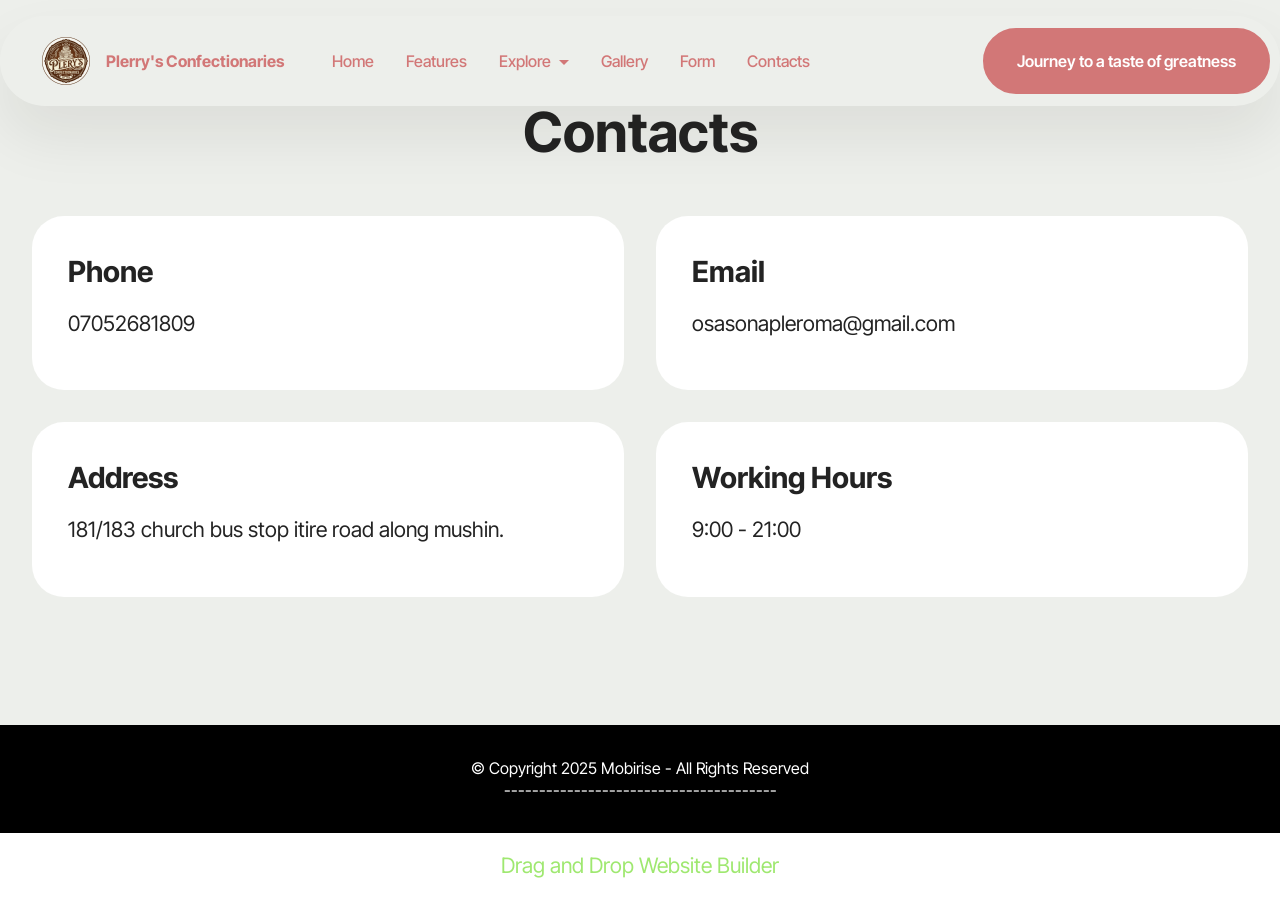
<file: contacts.html>
<!DOCTYPE html>
<html  >
<head>
  <!-- Site made with Mobirise Website Builder v6.0.6, https://mobirise.com -->
  <meta charset="UTF-8">
  <meta http-equiv="X-UA-Compatible" content="IE=edge">
  <meta name="generator" content="Mobirise v6.0.6, mobirise.com">
  <meta name="viewport" content="width=device-width, initial-scale=1, minimum-scale=1">
  <link rel="shortcut icon" href="assets/images/logo512x512-96x96.png" type="image/x-icon">
  <meta name="description" content="">
  
  
  <title>Contacts</title>
  <link rel="stylesheet" href="assets/web/assets/mobirise-icons2/mobirise2.css">
  <link rel="stylesheet" href="assets/bootstrap/css/bootstrap.min.css">
  <link rel="stylesheet" href="assets/bootstrap/css/bootstrap-grid.min.css">
  <link rel="stylesheet" href="assets/bootstrap/css/bootstrap-reboot.min.css">
  <link rel="stylesheet" href="assets/dropdown/css/style.css">
  <link rel="stylesheet" href="assets/theme/css/style.css">
  <link rel="preload" href="https://fonts.googleapis.com/css?family=Inter+Tight:100,200,300,400,500,600,700,800,900,100i,200i,300i,400i,500i,600i,700i,800i,900i&display=swap" as="style" onload="this.onload=null;this.rel='stylesheet'">
  <noscript><link rel="stylesheet" href="https://fonts.googleapis.com/css?family=Inter+Tight:100,200,300,400,500,600,700,800,900,100i,200i,300i,400i,500i,600i,700i,800i,900i&display=swap"></noscript>
  <link rel="preload" as="style" href="assets/mobirise/css/mbr-additional.css?v=G8GxSo"><link rel="stylesheet" href="assets/mobirise/css/mbr-additional.css?v=G8GxSo" type="text/css">

  
  
  
</head>
<body>
  
  <section data-bs-version="5.1" class="menu menu1 cid-vwCkmQX95T" once="menu" id="menu01-2g">
	

	<nav class="navbar navbar-dropdown navbar-fixed-top navbar-expand-lg">
		<div class="container">
			<div class="navbar-brand">
				<span class="navbar-logo">
					<a href="https://mobiri.se">
						<img src="assets/images/logo512x512-96x96.png" alt="Plerry's Confectionaries" style="height: 3rem;">
					</a>
				</span>
				<span class="navbar-caption-wrap"><a class="navbar-caption text-info display-4" href="URL">Plerry's Confectionaries</a></span>
			</div>
			<button class="navbar-toggler" type="button" data-toggle="collapse" data-bs-toggle="collapse" data-target="#navbarSupportedContent" data-bs-target="#navbarSupportedContent" aria-controls="navbarNavAltMarkup" aria-expanded="false" aria-label="Toggle navigation">
				<div class="hamburger">
					<span></span>
					<span></span>
					<span></span>
					<span></span>
				</div>
			</button>
			<div class="collapse navbar-collapse" id="navbarSupportedContent">
				<ul class="navbar-nav nav-dropdown" data-app-modern-menu="true"><li class="nav-item">
						<a class="nav-link link text-info text-primary display-4" href="index.html">Home</a>
					</li>
					<li class="nav-item">
						<a class="nav-link link text-info text-primary display-4" href="features.html" aria-expanded="false">Features</a>
					</li><li class="nav-item dropdown"><a class="nav-link link text-info text-primary dropdown-toggle display-4" href="https://wa.me/234 7052681809" data-toggle="dropdown-submenu" data-bs-toggle="dropdown" data-bs-auto-close="outside" aria-expanded="false">Explore</a><div class="dropdown-menu" aria-labelledby="dropdown-299"><a class="text-info text-primary dropdown-item display-4" href="about.html">About Us</a><a class="text-info text-primary dropdown-item display-4" href="page6.html">Terms &amp; <br>conditions</a><a class="text-info text-primary dropdown-item display-4" href="page7.html">Testimonies</a><a class="text-info text-primary dropdown-item display-4" href="menu.html">Menu<br><br></a></div></li><li class="nav-item"><a class="nav-link link text-info text-primary display-4" href="page5.html">Gallery</a></li>
					<li class="nav-item">
						<a class="nav-link link text-info text-primary display-4" href="forms.html">Form</a>
					</li><li class="nav-item"><a class="nav-link link text-info text-primary display-4" href="contacts.html">Contacts</a></li></ul>
				
				<div class="navbar-buttons mbr-section-btn"><a class="btn btn-info display-4" href="menu.html">Journey to a taste of greatness</a></div>
			</div>
		</div>
	</nav>
</section>

<section data-bs-version="5.1" class="contacts01 cid-vwCkn9D9aR" id="contacts01-2p">
    

    
    
    <div class="container">
        <div class="row justify-content-center">
            <div class="col-12 content-head">
                <div class="mbr-section-head mb-5">
                    <h3 class="mbr-section-title mbr-fonts-style align-center mb-0 display-2">
                        <strong>Contacts</strong>
                    </h3>
                    
                </div>
            </div>
        </div>
        <div class="row">
            <div class="item features-without-image col-12 col-md-6 active">
                <div class="item-wrapper">
                    <div class="text-wrapper">
                        <h6 class="card-title mbr-fonts-style mb-3 display-5">
                            <strong>Phone</strong>
                        </h6>
                        <p class="mbr-text mbr-fonts-style display-7">07052681809</p>
                    </div>
                </div>
            </div>
            <div class="item features-without-image col-12 col-md-6">
                <div class="item-wrapper">
                    <div class="text-wrapper">
                        <h6 class="card-title mbr-fonts-style mb-3 display-5">
                            <strong>Email</strong>
                        </h6>
                        <p class="mbr-text mbr-fonts-style display-7">osasonapleroma@gmail.com</p>
                    </div>
                </div>
            </div>
            <div class="item features-without-image col-12 col-md-6">
                <div class="item-wrapper">
                    <div class="text-wrapper">
                        <h6 class="card-title mbr-fonts-style mb-3 display-5">
                            <strong>Address</strong>
                        </h6>
                        <p class="mbr-text mbr-fonts-style display-7">181/183 church bus stop itire road along mushin.</p>
                    </div>
                </div>
            </div>
            <div class="item features-without-image col-12 col-md-6">
                <div class="item-wrapper">
                    <div class="text-wrapper">
                        <h6 class="card-title mbr-fonts-style mb-3 display-5">
                            <strong>Working Hours</strong>
                        </h6>
                        <p class="mbr-text mbr-fonts-style display-7">
                            9:00 - 21:00</p>
                    </div>
                </div>
            </div>
        </div>
    </div>
</section>

<section data-bs-version="5.1" class="footer4 cid-vzVukhEp5z" once="footers" id="footer04-3v">

    

    

    <div class="container">
        <div class="media-container-row align-center mbr-white">
            <div class="col-12">
                <p class="mbr-text mb-0 mbr-fonts-style display-4">
                    © Copyright 2025 Mobirise - All Rights Reserved
                <br>---------------------------------------<br></p>
            </div>
        </div>
    </div>
</section><section class="display-7" style="padding: 0;align-items: center;justify-content: center;flex-wrap: wrap;    align-content: center;display: flex;position: relative;height: 4rem;"><a href="https://mobiri.se/3116024" style="flex: 1 1;height: 4rem;position: absolute;width: 100%;z-index: 1;"><img alt="" style="height: 4rem;" src="[data-uri]"></a><p style="margin: 0;text-align: center;" class="display-7">&#8204;</p><a style="z-index:1" href="https://mobirise.com/drag-drop-website-builder.html">Drag and Drop Website Builder</a></section><script src="assets/bootstrap/js/bootstrap.bundle.min.js"></script>  <script src="assets/smoothscroll/smooth-scroll.js"></script>  <script src="assets/ytplayer/index.js"></script>  <script src="assets/dropdown/js/navbar-dropdown.js"></script>  <script src="assets/theme/js/script.js"></script>  
  
  
 <div id="scrollToTop" class="scrollToTop mbr-arrow-up"><a style="text-align: center;"><i class="mbr-arrow-up-icon mbr-arrow-up-icon-cm cm-icon cm-icon-smallarrow-up"></i></a></div>
  </body>
</html>
</file>
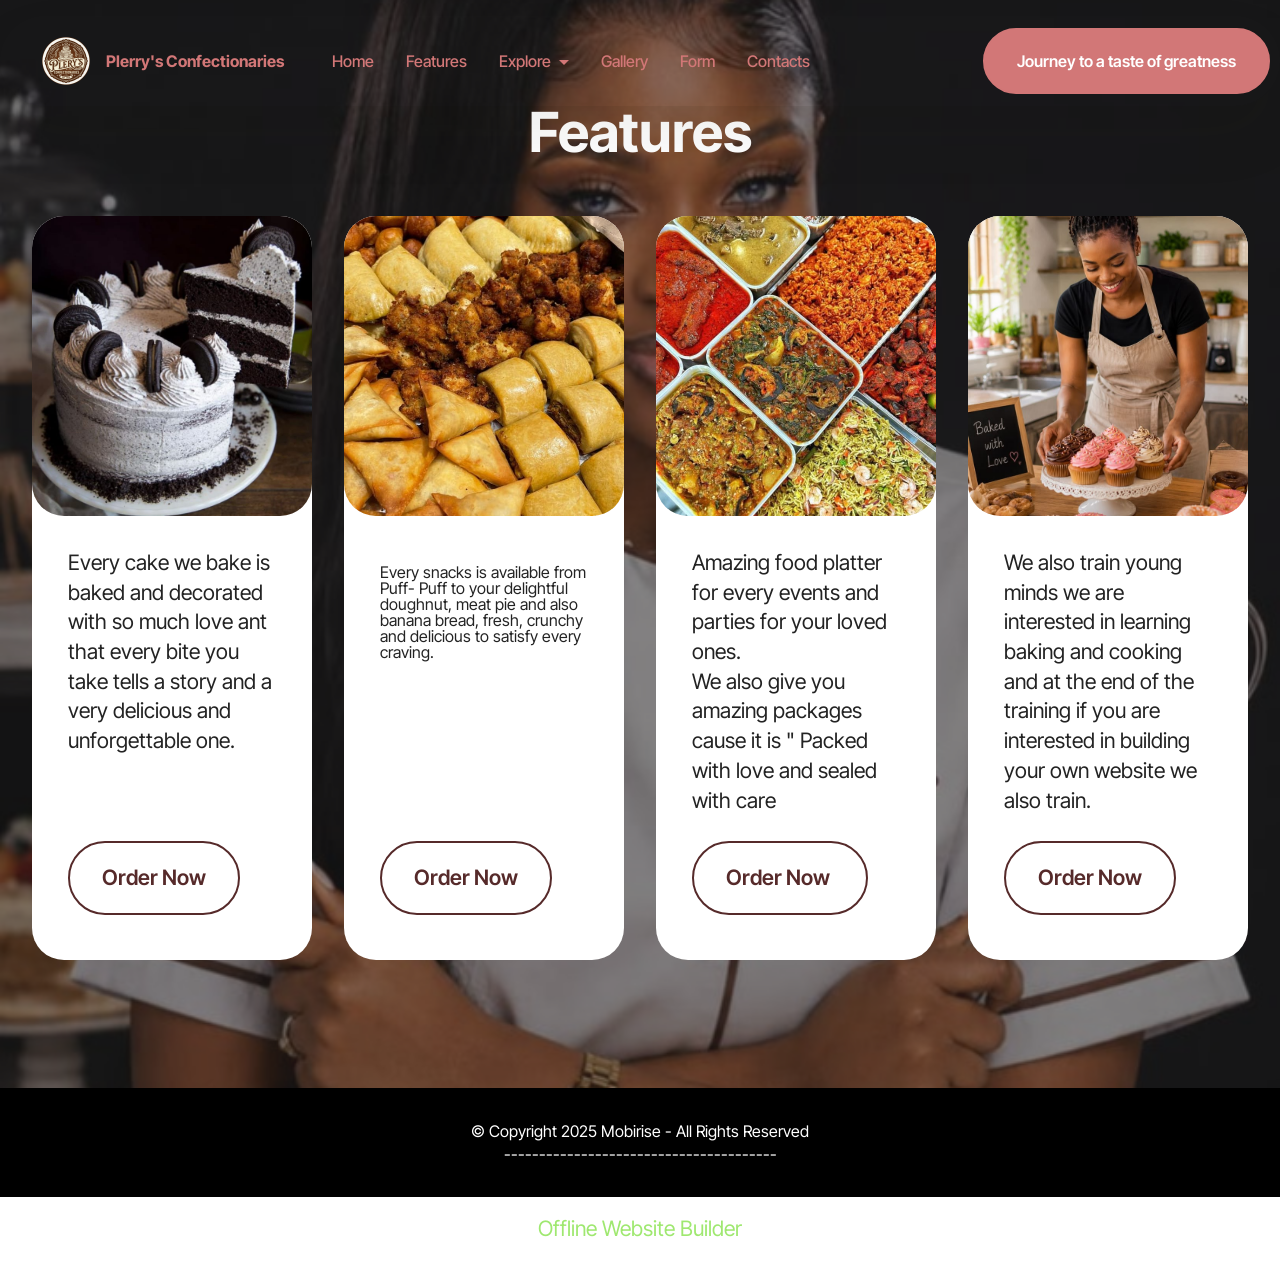
<file: features.html>
<!DOCTYPE html>
<html  >
<head>
  <!-- Site made with Mobirise Website Builder v6.0.6, https://mobirise.com -->
  <meta charset="UTF-8">
  <meta http-equiv="X-UA-Compatible" content="IE=edge">
  <meta name="generator" content="Mobirise v6.0.6, mobirise.com">
  <meta name="viewport" content="width=device-width, initial-scale=1, minimum-scale=1">
  <link rel="shortcut icon" href="assets/images/logo512x512-96x96.png" type="image/x-icon">
  <meta name="description" content="">
  
  
  <title>Features</title>
  <link rel="stylesheet" href="assets/web/assets/mobirise-icons2/mobirise2.css">
  <link rel="stylesheet" href="assets/bootstrap/css/bootstrap.min.css">
  <link rel="stylesheet" href="assets/bootstrap/css/bootstrap-grid.min.css">
  <link rel="stylesheet" href="assets/bootstrap/css/bootstrap-reboot.min.css">
  <link rel="stylesheet" href="assets/dropdown/css/style.css">
  <link rel="stylesheet" href="assets/theme/css/style.css">
  <link rel="preload" href="https://fonts.googleapis.com/css?family=Inter+Tight:100,200,300,400,500,600,700,800,900,100i,200i,300i,400i,500i,600i,700i,800i,900i&display=swap" as="style" onload="this.onload=null;this.rel='stylesheet'">
  <noscript><link rel="stylesheet" href="https://fonts.googleapis.com/css?family=Inter+Tight:100,200,300,400,500,600,700,800,900,100i,200i,300i,400i,500i,600i,700i,800i,900i&display=swap"></noscript>
  <link rel="preload" as="style" href="assets/mobirise/css/mbr-additional.css?v=lbZqTc"><link rel="stylesheet" href="assets/mobirise/css/mbr-additional.css?v=lbZqTc" type="text/css">

  
  
  
</head>
<body>
  
  <section data-bs-version="5.1" class="menu menu1 cid-vwCj374CPp" once="menu" id="menu01-m">
	

	<nav class="navbar navbar-dropdown navbar-fixed-top navbar-expand-lg">
		<div class="container">
			<div class="navbar-brand">
				<span class="navbar-logo">
					<a href="https://mobiri.se">
						<img src="assets/images/logo512x512-96x96.png" alt="Plerry's Confectionaries" style="height: 3rem;">
					</a>
				</span>
				<span class="navbar-caption-wrap"><a class="navbar-caption text-info display-4" href="URL">Plerry's Confectionaries</a></span>
			</div>
			<button class="navbar-toggler" type="button" data-toggle="collapse" data-bs-toggle="collapse" data-target="#navbarSupportedContent" data-bs-target="#navbarSupportedContent" aria-controls="navbarNavAltMarkup" aria-expanded="false" aria-label="Toggle navigation">
				<div class="hamburger">
					<span></span>
					<span></span>
					<span></span>
					<span></span>
				</div>
			</button>
			<div class="collapse navbar-collapse" id="navbarSupportedContent">
				<ul class="navbar-nav nav-dropdown" data-app-modern-menu="true"><li class="nav-item">
						<a class="nav-link link text-info text-primary display-4" href="index.html">Home</a>
					</li>
					<li class="nav-item">
						<a class="nav-link link text-info text-primary display-4" href="features.html" aria-expanded="false">Features</a>
					</li><li class="nav-item dropdown"><a class="nav-link link text-info text-primary dropdown-toggle display-4" href="https://wa.me/234 7052681809" data-toggle="dropdown-submenu" data-bs-toggle="dropdown" data-bs-auto-close="outside" aria-expanded="false">Explore</a><div class="dropdown-menu" aria-labelledby="dropdown-299"><a class="text-info text-primary dropdown-item display-4" href="about.html">About Us</a><a class="text-info text-primary dropdown-item display-4" href="page6.html">Terms &amp; <br>conditions</a><a class="text-info text-primary dropdown-item display-4" href="page7.html">Testimonies</a><a class="text-info text-primary dropdown-item display-4" href="menu.html">Menu<br><br></a></div></li><li class="nav-item"><a class="nav-link link text-info text-primary display-4" href="page5.html">Gallery</a></li>
					<li class="nav-item">
						<a class="nav-link link text-info text-primary display-4" href="forms.html">Form</a>
					</li><li class="nav-item"><a class="nav-link link text-info text-primary display-4" href="contacts.html">Contacts</a></li></ul>
				
				<div class="navbar-buttons mbr-section-btn"><a class="btn btn-info display-4" href="menu.html">Journey to a taste of greatness</a></div>
			</div>
		</div>
	</nav>
</section>

<section data-bs-version="5.1" class="features4 start cid-vwCj3aZMp7" id="features04-o">
	
	<div class="mbr-overlay"></div>
	<div class="container">
		<div class="row justify-content-center">
			<div class="col-12 content-head">
				<div class="mbr-section-head mb-5">
					<h4 class="mbr-section-title mbr-fonts-style align-center mb-0 display-2">
						<strong>Features</strong></h4>
					
					
				</div>
			</div>
		</div>
		<div class="row">
			<div class="item features-image col-12 col-md-6 col-lg-3">
				<div class="item-wrapper">
					<div class="item-img">
						<img src="assets/images/oreo20cake20-20chocolate20cake20with20oreo20frosting-712x1068.jpg" alt="Mobirise Website Builder" data-slide-to="0" data-bs-slide-to="0">
					</div>
					<div class="item-content">
						
						<p class="mbr-text mbr-fonts-style display-7">Every cake we bake is baked and decorated with so much love ant that every bite you take tells a story and a very delicious and unforgettable one.</p>
						<div class="mbr-section-btn item-footer"><a href="forms.html" class="btn item-btn btn-success-outline display-7">Order Now</a></div>
					</div>

				</div>
			</div>
			<div class="item features-image col-12 col-md-6 col-lg-3">
				<div class="item-wrapper">
					<div class="item-img">
						<img src="assets/images/small20chops-518x921.jpg" alt="Mobirise Website Builder" data-slide-to="1" data-bs-slide-to="1">
					</div>
					<div class="item-content">
						
						<p class="mbr-text mbr-fonts-style display-7"></p><p>Every snacks is available from Puff-   Puff to your delightful doughnut, meat pie and also banana bread, fresh, crunchy and delicious to satisfy every craving.</p><p></p>
						<div class="mbr-section-btn item-footer"><a href="forms.html" class="btn item-btn btn-success-outline display-7">Order Now</a></div>
					</div>
				</div>
			</div>
			<div class="item features-image col-12 col-md-6 col-lg-3">
				<div class="item-wrapper">
					<div class="item-img">
						<img src="assets/images/83316661854925545201-518x648.jpg" alt="Mobirise Website Builder" data-slide-to="2" data-bs-slide-to="2">
					</div>
					<div class="item-content">
						
						<p class="mbr-text mbr-fonts-style display-7">Amazing food platter for every events and parties for your loved ones.<br>We also give you amazing packages cause it is " Packed with love and sealed with care</p>
						<div class="mbr-section-btn item-footer"><a href="forms.html" class="btn item-btn btn-success-outline display-7">Order Now&nbsp;</a></div>
					</div>
				</div>
			</div><div class="item features-image col-12 col-md-6 col-lg-3">
				<div class="item-wrapper">
					<div class="item-img">
						<img src="assets/images/baking2020f09f8da9-736x1104.jpg" alt="Mobirise Website Builder" data-slide-to="3" data-bs-slide-to="3">
					</div>
					<div class="item-content">
						
						<p class="mbr-text mbr-fonts-style display-7">We also train young minds we are interested in learning baking and cooking and at the end of the training if you are interested in building your own website we also train.</p>
						<div class="mbr-section-btn item-footer"><a href="forms.html" class="btn item-btn btn-success-outline display-7">Order Now</a></div>
					</div>
				</div>
			</div>
		</div>
	</div>
</section>

<section data-bs-version="5.1" class="footer4 cid-vzVukhEp5z" once="footers" id="footer04-3v">

    

    

    <div class="container">
        <div class="media-container-row align-center mbr-white">
            <div class="col-12">
                <p class="mbr-text mb-0 mbr-fonts-style display-4">
                    © Copyright 2025 Mobirise - All Rights Reserved
                <br>---------------------------------------<br></p>
            </div>
        </div>
    </div>
</section><section class="display-7" style="padding: 0;align-items: center;justify-content: center;flex-wrap: wrap;    align-content: center;display: flex;position: relative;height: 4rem;"><a href="https://mobiri.se/3116024" style="flex: 1 1;height: 4rem;position: absolute;width: 100%;z-index: 1;"><img alt="" style="height: 4rem;" src="[data-uri]"></a><p style="margin: 0;text-align: center;" class="display-7">&#8204;</p><a style="z-index:1" href="https://mobirise.com/offline-website-builder.html">Offline Website Builder</a></section><script src="assets/bootstrap/js/bootstrap.bundle.min.js"></script>  <script src="assets/smoothscroll/smooth-scroll.js"></script>  <script src="assets/ytplayer/index.js"></script>  <script src="assets/dropdown/js/navbar-dropdown.js"></script>  <script src="assets/theme/js/script.js"></script>  
  
  
 <div id="scrollToTop" class="scrollToTop mbr-arrow-up"><a style="text-align: center;"><i class="mbr-arrow-up-icon mbr-arrow-up-icon-cm cm-icon cm-icon-smallarrow-up"></i></a></div>
  </body>
</html>
</file>
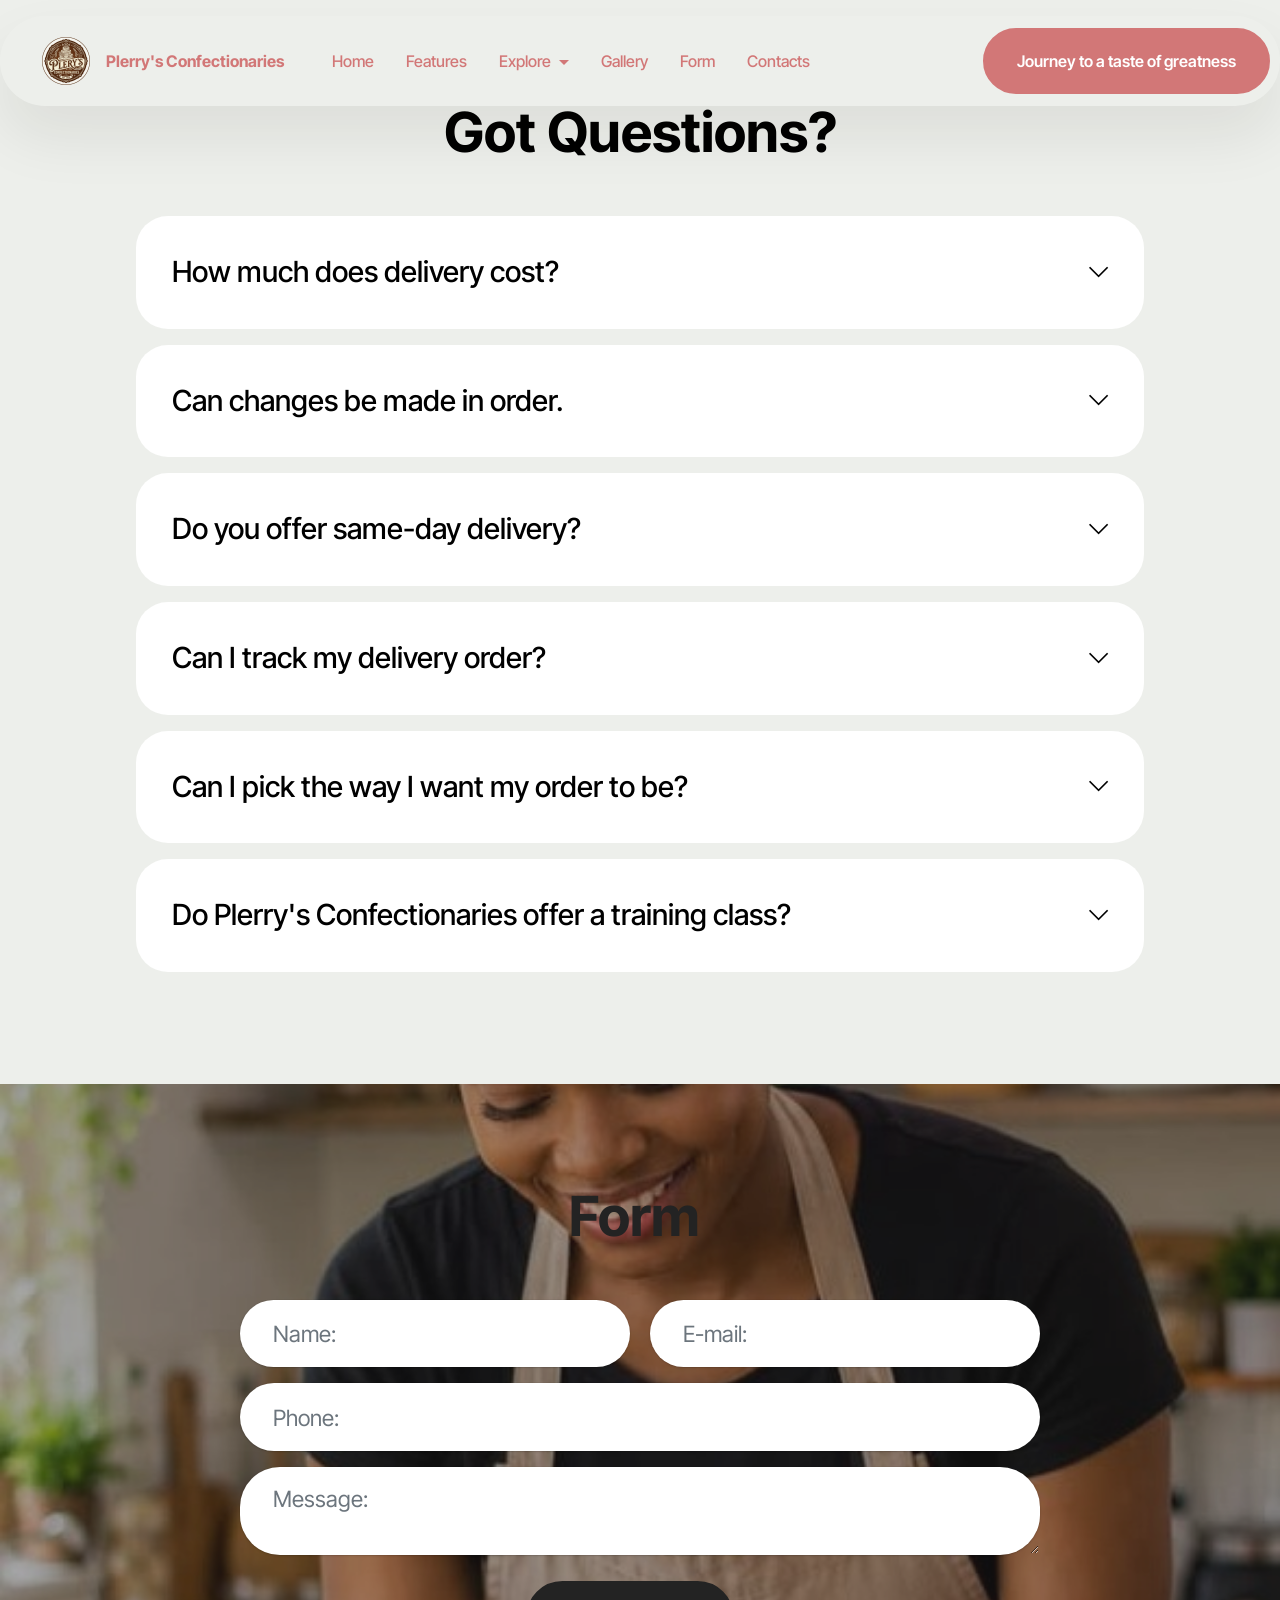
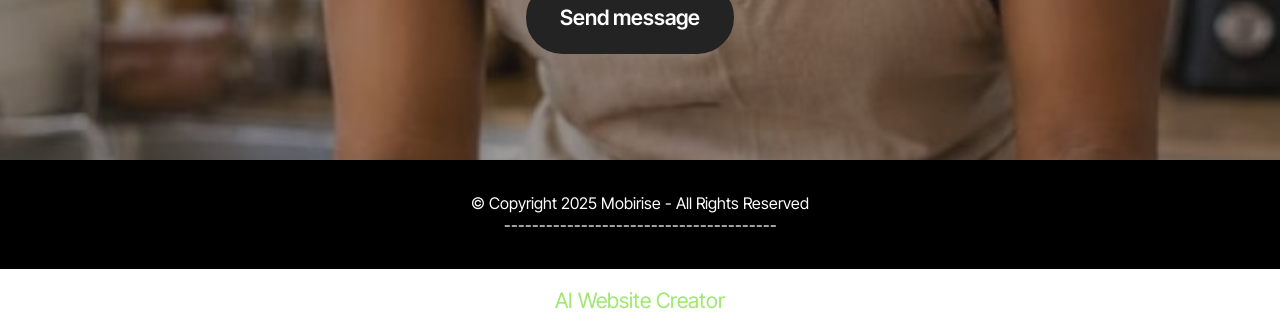
<file: forms.html>
<!DOCTYPE html>
<html  >
<head>
  <!-- Site made with Mobirise Website Builder v6.0.6, https://mobirise.com -->
  <meta charset="UTF-8">
  <meta http-equiv="X-UA-Compatible" content="IE=edge">
  <meta name="generator" content="Mobirise v6.0.6, mobirise.com">
  <meta name="viewport" content="width=device-width, initial-scale=1, minimum-scale=1">
  <link rel="shortcut icon" href="assets/images/logo512x512-96x96.png" type="image/x-icon">
  <meta name="description" content="">
  
  
  <title>Forms</title>
  <link rel="stylesheet" href="assets/web/assets/mobirise-icons2/mobirise2.css">
  <link rel="stylesheet" href="assets/bootstrap/css/bootstrap.min.css">
  <link rel="stylesheet" href="assets/bootstrap/css/bootstrap-grid.min.css">
  <link rel="stylesheet" href="assets/bootstrap/css/bootstrap-reboot.min.css">
  <link rel="stylesheet" href="assets/dropdown/css/style.css">
  <link rel="stylesheet" href="assets/theme/css/style.css">
  <link rel="preload" href="https://fonts.googleapis.com/css?family=Inter+Tight:100,200,300,400,500,600,700,800,900,100i,200i,300i,400i,500i,600i,700i,800i,900i&display=swap" as="style" onload="this.onload=null;this.rel='stylesheet'">
  <noscript><link rel="stylesheet" href="https://fonts.googleapis.com/css?family=Inter+Tight:100,200,300,400,500,600,700,800,900,100i,200i,300i,400i,500i,600i,700i,800i,900i&display=swap"></noscript>
  <link rel="preload" as="style" href="assets/mobirise/css/mbr-additional.css?v=Uqe2rv"><link rel="stylesheet" href="assets/mobirise/css/mbr-additional.css?v=Uqe2rv" type="text/css">

  
  
  
</head>
<body>
  
  <section data-bs-version="5.1" class="menu menu1 cid-vwCkgFSNCJ" once="menu" id="menu01-25">
	

	<nav class="navbar navbar-dropdown navbar-fixed-top navbar-expand-lg">
		<div class="container">
			<div class="navbar-brand">
				<span class="navbar-logo">
					<a href="https://mobiri.se">
						<img src="assets/images/logo512x512-96x96.png" alt="Plerry's Confectionaries" style="height: 3rem;">
					</a>
				</span>
				<span class="navbar-caption-wrap"><a class="navbar-caption text-info display-4" href="URL">Plerry's Confectionaries</a></span>
			</div>
			<button class="navbar-toggler" type="button" data-toggle="collapse" data-bs-toggle="collapse" data-target="#navbarSupportedContent" data-bs-target="#navbarSupportedContent" aria-controls="navbarNavAltMarkup" aria-expanded="false" aria-label="Toggle navigation">
				<div class="hamburger">
					<span></span>
					<span></span>
					<span></span>
					<span></span>
				</div>
			</button>
			<div class="collapse navbar-collapse" id="navbarSupportedContent">
				<ul class="navbar-nav nav-dropdown" data-app-modern-menu="true"><li class="nav-item">
						<a class="nav-link link text-info text-primary display-4" href="index.html">Home</a>
					</li>
					<li class="nav-item">
						<a class="nav-link link text-info text-primary display-4" href="features.html" aria-expanded="false">Features</a>
					</li><li class="nav-item dropdown"><a class="nav-link link text-info text-primary dropdown-toggle display-4" href="https://wa.me/234 7052681809" data-toggle="dropdown-submenu" data-bs-toggle="dropdown" data-bs-auto-close="outside" aria-expanded="false">Explore</a><div class="dropdown-menu" aria-labelledby="dropdown-299"><a class="text-info text-primary dropdown-item display-4" href="about.html">About Us</a><a class="text-info text-primary dropdown-item display-4" href="page6.html">Terms &amp; <br>conditions</a><a class="text-info text-primary dropdown-item display-4" href="page7.html">Testimonies</a><a class="text-info text-primary dropdown-item display-4" href="menu.html">Menu<br><br></a></div></li><li class="nav-item"><a class="nav-link link text-info text-primary display-4" href="page5.html">Gallery</a></li>
					<li class="nav-item">
						<a class="nav-link link text-info text-primary display-4" href="forms.html">Form</a>
					</li><li class="nav-item"><a class="nav-link link text-info text-primary display-4" href="contacts.html">Contacts</a></li></ul>
				
				<div class="navbar-buttons mbr-section-btn"><a class="btn btn-info display-4" href="menu.html">Journey to a taste of greatness</a></div>
			</div>
		</div>
	</nav>
</section>

<section data-bs-version="5.1" class="list1 cid-vwCkgXFJAq" id="list01-2c">	
    
	
	<div class="container">
		<div class="row justify-content-center">
			<div class="col-12 col-md-12 col-lg-10 m-auto">
				<div class="content">
					<div class="row justify-content-center mb-5">
						<div class="col-12 content-head">
							<div class="mbr-section-head">
								<h4 class="mbr-section-title mbr-fonts-style align-center mb-0 display-2">
									<strong>Got Questions?</strong>
								</h4>
								
							</div>
						</div>
					</div>
					<div id="bootstrap-accordion_23" class="panel-group accordionStyles accordion" role="tablist" aria-multiselectable="true">
						<div class="card">
							<div class="card-header" role="tab" id="headingOne">
								<a role="button" class="panel-title collapsed" data-toggle="collapse" data-bs-toggle="collapse" data-core="" href="#collapse1_23" aria-expanded="false" aria-controls="collapse1">
									<h6 class="panel-title-edit mbr-semibold mbr-fonts-style mb-0 display-5">
										How much does delivery cost?
									</h6>
									<span class="sign mbr-iconfont mobi-mbri-arrow-down"></span>
								</a>
							</div>
							<div id="collapse1_23" class="panel-collapse noScroll collapse" role="tabpanel" aria-labelledby="headingOne" data-parent="#accordion" data-bs-parent="#bootstrap-accordion_23">
								<div class="panel-body">
									<p class="mbr-fonts-style panel-text display-7">Delivery cost depends on the size of your orders and the location were it will be delivered.</p>
								</div>
							</div>
						</div>
						<div class="card">
							<div class="card-header" role="tab" id="headingOne">
								<a role="button" class="panel-title collapsed" data-toggle="collapse" data-bs-toggle="collapse" data-core="" href="#collapse2_23" aria-expanded="false" aria-controls="collapse2">
									<h6 class="panel-title-edit mbr-semibold mbr-fonts-style mb-0 display-5">Can changes be made in order.</h6>
									<span class="sign mbr-iconfont mobi-mbri-arrow-down"></span>
								</a>
							</div>
							<div id="collapse2_23" class="panel-collapse noScroll collapse" role="tabpanel" aria-labelledby="headingOne" data-parent="#accordion" data-bs-parent="#bootstrap-accordion_23">
								<div class="panel-body">
									<p class="mbr-fonts-style panel-text display-7">Yes, you can make changes in your orders, but the changes should be made early if made late could cost extra charges.</p>
								</div>
							</div>
						</div>
						<div class="card">
							<div class="card-header" role="tab" id="headingOne">
								<a role="button" class="panel-title collapsed" data-toggle="collapse" data-bs-toggle="collapse" data-core="" href="#collapse3_23" aria-expanded="false" aria-controls="collapse3">
									<h6 class="panel-title-edit mbr-semibold mbr-fonts-style mb-0 display-5">
										Do you offer same-day delivery?
									</h6>
									<span class="sign mbr-iconfont mobi-mbri-arrow-down"></span>
								</a>
							</div>
							<div id="collapse3_23" class="panel-collapse noScroll collapse" role="tabpanel" aria-labelledby="headingOne" data-parent="#accordion" data-bs-parent="#bootstrap-accordion_23">
								<div class="panel-body">
									<p class="mbr-fonts-style panel-text display-7">Yes, but due to the fact it an emergency delivery could attract extra cost.</p>
								</div>
							</div>
						</div>
						<div class="card">
							<div class="card-header" role="tab" id="headingOne">
								<a role="button" class="panel-title collapsed" data-toggle="collapse" data-bs-toggle="collapse" data-core="" href="#collapse4_23" aria-expanded="false" aria-controls="collapse4">
									<h6 class="panel-title-edit mbr-semibold mbr-fonts-style mb-0 display-5">
										Can I track my delivery order?
									</h6>
									<span class="sign mbr-iconfont mobi-mbri-arrow-down"></span>
								</a>
							</div>
							<div id="collapse4_23" class="panel-collapse noScroll collapse" role="tabpanel" aria-labelledby="headingOne" data-parent="#accordion" data-bs-parent="#bootstrap-accordion_23">
								<div class="panel-body">
									<p class="mbr-fonts-style panel-text display-7">Yes, you can track your order when it being delivered to know the condition of your order and in cases of delay.</p>
								</div>
							</div>
						</div>
						<div class="card">
							<div class="card-header" role="tab" id="headingOne">
								<a role="button" class="panel-title collapsed" data-toggle="collapse" data-bs-toggle="collapse" data-core="" href="#collapse5_23" aria-expanded="false" aria-controls="collapse5">
									<h6 class="panel-title-edit mbr-semibold mbr-fonts-style mb-0 display-5">Can I pick the way I want my order to be?</h6>
									<span class="sign mbr-iconfont mobi-mbri-arrow-down"></span>
								</a>
							</div>
							<div id="collapse5_23" class="panel-collapse noScroll collapse" role="tabpanel" aria-labelledby="headingOne" data-parent="#accordion" data-bs-parent="#bootstrap-accordion_23">
								<div class="panel-body">
									<p class="mbr-fonts-style panel-text display-7">You can certainly pick how you want your order to be and we will tell how it will come out and then you would confirm if you like it or not.</p>
								</div>
							</div>
						</div>
						<div class="card">
							<div class="card-header" role="tab" id="headingOne">
								<a role="button" class="panel-title collapsed" data-toggle="collapse" data-bs-toggle="collapse" data-core="" href="#collapse6_23" aria-expanded="false" aria-controls="collapse6">
									<h6 class="panel-title-edit mbr-semibold mbr-fonts-style mb-0 display-5">Do Plerry's Confectionaries offer a training class?&nbsp;</h6>
									<span class="sign mbr-iconfont mobi-mbri-arrow-down"></span>
								</a>
							</div>
							<div id="collapse6_23" class="panel-collapse noScroll collapse" role="tabpanel" aria-labelledby="headingOne" data-parent="#accordion" data-bs-parent="#bootstrap-accordion_23">
								<div class="panel-body">
									<p class="mbr-fonts-style panel-text display-7">Yes we surely offer training to young minds who wants to learn how bake or cook and at the end of the training, if you would like to create your website we would teach at the end of the training.</p>
								</div>
							</div>
						</div>
					</div>
				</div>
			</div>
		</div>
	</div>
</section>

<section data-bs-version="5.1" class="form5 cid-vwCkgZ4Spj" id="form02-2d">
    
    <div class="mbr-overlay"></div>
    <div class="container">
        <div class="row justify-content-center">
            <div class="col-12 content-head">
                <div class="mbr-section-head mb-5">
                    <h3 class="mbr-section-title mbr-fonts-style align-center mb-0 display-2"><strong>Form&nbsp;</strong></h3>
                    
                </div>
            </div>
        </div>
        <div class="row justify-content-center">
            <div class="col-lg-8 mx-auto mbr-form" data-form-type="formoid">
                <form action="https://mobirise.eu/" method="POST" class="mbr-form form-with-styler" data-form-title="Form Name"><input type="hidden" name="email" data-form-email="true" value="dciQuBSb8UiLz4IKw8xMM2JL3g6ild/ET4ky1KHDw5DreS5ZZlt5fXayhNUPxn2gsh/Z5lem9la9FXW2wdcLjpHgDP/jtoZ609G3n3LfrvKd+vejS8CFftxmFKOxwdbR.Ejy5KwIcpgs/uLLzMWYbTPJaRkl1qRPL3i4pDxw6X0lFnr40gQh4fCNvKMxA7fFtcNEXz9wg8NzcD3PDAMH0+PGLVqXDsazFx/rDvcP6T20tLKNCicRjiDH/YvaXucOt">
                    <div class="row">
                        <div hidden="hidden" data-form-alert="" class="alert alert-success col-12">Thanks for filling out the form!</div>
                        <div hidden="hidden" data-form-alert-danger="" class="alert alert-danger col-12">
                            Oops...! some problem!
                        </div>
                    </div>
                    <div class="dragArea row">
                        <div class="col-md col-sm-12 form-group mb-3" data-for="name">
                            <input type="text" name="name" placeholder="Name:" data-form-field="name" class="form-control" value="" id="name-form02-2d">
                        </div>
                        <div class="col-md col-sm-12 form-group mb-3" data-for="email">
                            <input type="email" name="email" placeholder="E-mail:" data-form-field="email" class="form-control" value="" id="email-form02-2d">
                        </div>
                        <div class="col-12 form-group mb-3" data-for="phone">
                            <input type="tel" name="phone" placeholder="Phone:" data-form-field="phone" class="form-control" value="" id="phone-form02-2d">
                        </div>
                        <div class="col-12 form-group mb-3" data-for="textarea">
                            <textarea name="textarea" placeholder="Message:" data-form-field="textarea" class="form-control" id="textarea-form02-2d"></textarea>
                        </div>
                        <div class="col-lg-12 col-md-12 col-sm-12 align-center mbr-section-btn"><button type="submit" class="btn btn-black display-7">Send message</button></div>
                    </div>
                </form>
            </div>
        </div>
    </div>
</section>

<section data-bs-version="5.1" class="footer4 cid-vzVukhEp5z" once="footers" id="footer04-3v">

    

    

    <div class="container">
        <div class="media-container-row align-center mbr-white">
            <div class="col-12">
                <p class="mbr-text mb-0 mbr-fonts-style display-4">
                    © Copyright 2025 Mobirise - All Rights Reserved
                <br>---------------------------------------<br></p>
            </div>
        </div>
    </div>
</section><section class="display-7" style="padding: 0;align-items: center;justify-content: center;flex-wrap: wrap;    align-content: center;display: flex;position: relative;height: 4rem;"><a href="https://mobiri.se/3116024" style="flex: 1 1;height: 4rem;position: absolute;width: 100%;z-index: 1;"><img alt="" style="height: 4rem;" src="[data-uri]"></a><p style="margin: 0;text-align: center;" class="display-7">&#8204;</p><a style="z-index:1" href="https://mobirise.com/builder/ai-website-creator.html">AI Website Creator</a></section><script src="assets/bootstrap/js/bootstrap.bundle.min.js"></script>  <script src="assets/smoothscroll/smooth-scroll.js"></script>  <script src="assets/ytplayer/index.js"></script>  <script src="assets/dropdown/js/navbar-dropdown.js"></script>  <script src="assets/mbr-switch-arrow/mbr-switch-arrow.js"></script>  <script src="assets/theme/js/script.js"></script>  <script src="assets/formoid/formoid.min.js"></script>  
  
  
 <div id="scrollToTop" class="scrollToTop mbr-arrow-up"><a style="text-align: center;"><i class="mbr-arrow-up-icon mbr-arrow-up-icon-cm cm-icon cm-icon-smallarrow-up"></i></a></div>
  </body>
</html>
</file>
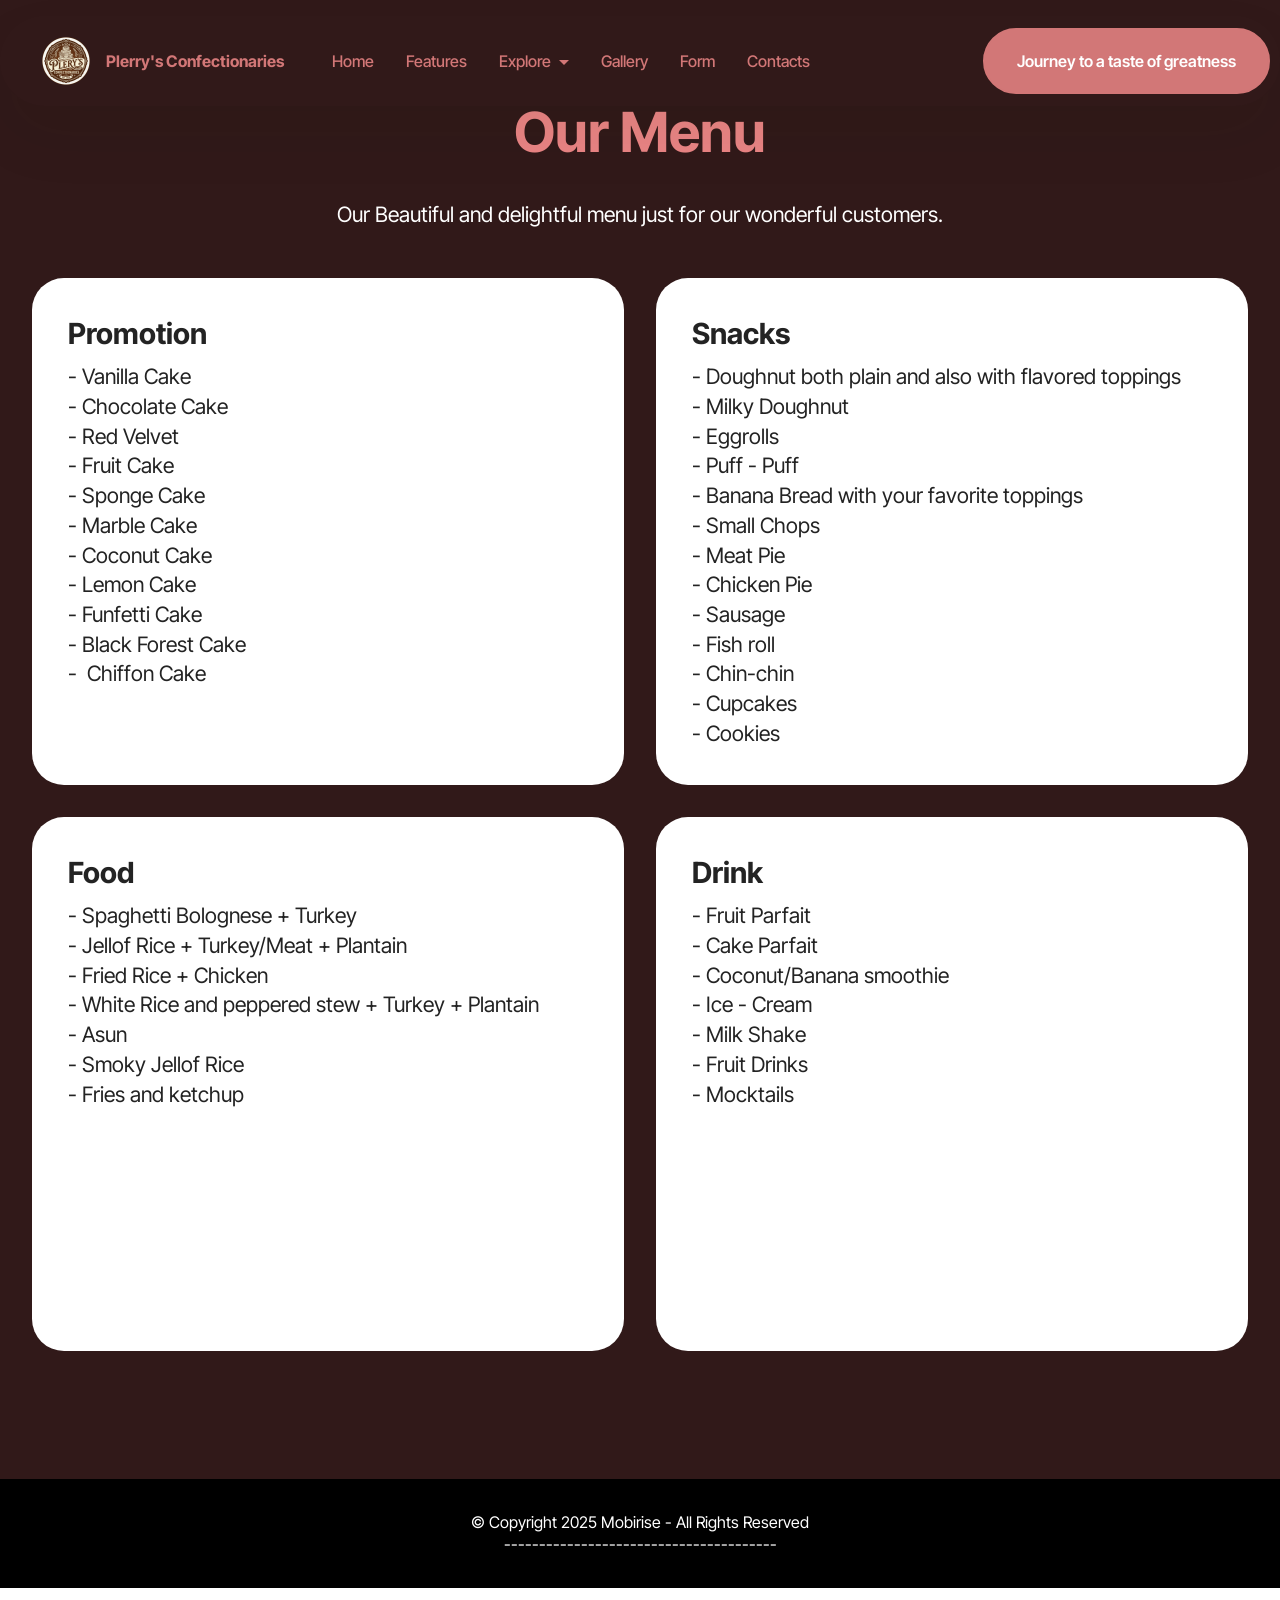
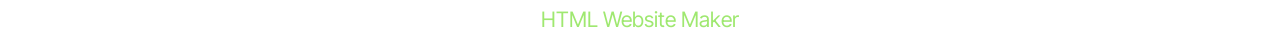
<file: menu.html>
<!DOCTYPE html>
<html  >
<head>
  <!-- Site made with Mobirise Website Builder v6.0.6, https://mobirise.com -->
  <meta charset="UTF-8">
  <meta http-equiv="X-UA-Compatible" content="IE=edge">
  <meta name="generator" content="Mobirise v6.0.6, mobirise.com">
  <meta name="viewport" content="width=device-width, initial-scale=1, minimum-scale=1">
  <link rel="shortcut icon" href="assets/images/logo512x512-96x96.png" type="image/x-icon">
  <meta name="description" content="">
  
  
  <title>Menu</title>
  <link rel="stylesheet" href="assets/web/assets/mobirise-icons2/mobirise2.css">
  <link rel="stylesheet" href="assets/bootstrap/css/bootstrap.min.css">
  <link rel="stylesheet" href="assets/bootstrap/css/bootstrap-grid.min.css">
  <link rel="stylesheet" href="assets/bootstrap/css/bootstrap-reboot.min.css">
  <link rel="stylesheet" href="assets/dropdown/css/style.css">
  <link rel="stylesheet" href="assets/theme/css/style.css">
  <link rel="preload" href="https://fonts.googleapis.com/css?family=Inter+Tight:100,200,300,400,500,600,700,800,900,100i,200i,300i,400i,500i,600i,700i,800i,900i&display=swap" as="style" onload="this.onload=null;this.rel='stylesheet'">
  <noscript><link rel="stylesheet" href="https://fonts.googleapis.com/css?family=Inter+Tight:100,200,300,400,500,600,700,800,900,100i,200i,300i,400i,500i,600i,700i,800i,900i&display=swap"></noscript>
  <link rel="preload" as="style" href="assets/mobirise/css/mbr-additional.css?v=RUpanu"><link rel="stylesheet" href="assets/mobirise/css/mbr-additional.css?v=RUpanu" type="text/css">

  
  
  
</head>
<body>
  
  <section data-bs-version="5.1" class="menu menu1 cid-vxVzj9zgdS" once="menu" id="menu01-3i">
	

	<nav class="navbar navbar-dropdown navbar-fixed-top navbar-expand-lg">
		<div class="container">
			<div class="navbar-brand">
				<span class="navbar-logo">
					<a href="https://mobiri.se">
						<img src="assets/images/logo512x512-96x96.png" alt="Plerry's Confectionaries" style="height: 3rem;">
					</a>
				</span>
				<span class="navbar-caption-wrap"><a class="navbar-caption text-info display-4" href="URL">Plerry's Confectionaries</a></span>
			</div>
			<button class="navbar-toggler" type="button" data-toggle="collapse" data-bs-toggle="collapse" data-target="#navbarSupportedContent" data-bs-target="#navbarSupportedContent" aria-controls="navbarNavAltMarkup" aria-expanded="false" aria-label="Toggle navigation">
				<div class="hamburger">
					<span></span>
					<span></span>
					<span></span>
					<span></span>
				</div>
			</button>
			<div class="collapse navbar-collapse" id="navbarSupportedContent">
				<ul class="navbar-nav nav-dropdown" data-app-modern-menu="true"><li class="nav-item">
						<a class="nav-link link text-info text-primary display-4" href="index.html">Home</a>
					</li>
					<li class="nav-item">
						<a class="nav-link link text-info text-primary display-4" href="features.html" aria-expanded="false">Features</a>
					</li><li class="nav-item dropdown"><a class="nav-link link text-info text-primary dropdown-toggle display-4" href="https://wa.me/234 7052681809" data-toggle="dropdown-submenu" data-bs-toggle="dropdown" data-bs-auto-close="outside" aria-expanded="false">Explore</a><div class="dropdown-menu" aria-labelledby="dropdown-299"><a class="text-info text-primary dropdown-item display-4" href="about.html">About Us</a><a class="text-info text-primary dropdown-item display-4" href="page6.html">Terms &amp; <br>conditions</a><a class="text-info text-primary dropdown-item display-4" href="page7.html">Testimonies</a><a class="text-info text-primary dropdown-item display-4" href="menu.html">Menu<br><br></a></div></li><li class="nav-item"><a class="nav-link link text-info text-primary display-4" href="page5.html">Gallery</a></li>
					<li class="nav-item">
						<a class="nav-link link text-info text-primary display-4" href="forms.html">Form</a>
					</li><li class="nav-item"><a class="nav-link link text-info text-primary display-4" href="contacts.html">Contacts</a></li></ul>
				
				<div class="navbar-buttons mbr-section-btn"><a class="btn btn-info display-4" href="menu.html">Journey to a taste of greatness</a></div>
			</div>
		</div>
	</nav>
</section>

<section data-bs-version="5.1" class="features5 cid-vxVC2pOf6e" id="features05-3l">
  

  
  
  <div class="container">
    <div class="row mb-5 justify-content-center">
      <div class="col-12 content-head">
        <h3 class="mbr-section-title mbr-fonts-style align-center mb-0 display-2">
          <strong>Our Menu</strong></h3>
        <h5 class="mbr-section-subtitle mbr-fonts-style align-center mb-0 mt-4 display-7">Our Beautiful and delightful menu just for our wonderful customers.</h5>
      </div>
    </div>
    <div class="row">
      
      <div class="item features-without-image col-12 col-md-6 col-lg-6 item-mb active">
        <div class="item-wrapper">
          <div class="card-box align-left">
            
            <h5 class="card-title mbr-fonts-style display-5">
              <strong>Promotion</strong>
            </h5>
            <p class="card-text mbr-fonts-style display-7">- Vanilla Cake<br>- Chocolate Cake<br>- Red Velvet<br>- Fruit Cake&nbsp;<br>- Sponge Cake<br>- Marble Cake<br>- Coconut Cake<br>- Lemon Cake&nbsp;<br>- Funfetti Cake<br>- Black Forest Cake&nbsp;<br>-&nbsp; Chiffon Cake<br><br></p>

            
          </div>
        </div>
      </div>
      <div class="item features-without-image col-12 col-md-6 col-lg-6 item-mb">
        <div class="item-wrapper">
          <div class="card-box align-left">
            
            <h5 class="card-title mbr-fonts-style display-5"><strong>Snacks</strong></h5>
            <p class="card-text mbr-fonts-style display-7">- Doughnut both plain and also with flavored toppings&nbsp;<br>- Milky Doughnut<br>- Eggrolls<br>- Puff - Puff<br>- Banana Bread with your favorite toppings<br>- Small Chops<br>- Meat Pie&nbsp;<br>- Chicken Pie&nbsp;<br>- Sausage<br>- Fish roll<br>- Chin-chin<br>- Cupcakes<br>- Cookies<br></p>

            
          </div>
        </div>
      </div><div class="item features-without-image col-12 col-md-6 col-lg-6 item-mb">
        <div class="item-wrapper">
          <div class="card-box align-left">
            
            <h5 class="card-title mbr-fonts-style display-5"><strong>Food</strong></h5>
            <p class="card-text mbr-fonts-style display-7">- Spaghetti Bolognese + Turkey<br>- Jellof Rice + Turkey/Meat + Plantain<br>- Fried Rice + Chicken<br>- White Rice and peppered stew + Turkey + Plantain<br>- Asun&nbsp;<br>- Smoky Jellof Rice<br>- Fries and ketchup&nbsp;<br><br></p><p></p><p></p><p></p><p></p><p>&nbsp;</p><p></p><p><br></p><p></p>

            
          </div>
        </div>
      </div><div class="item features-without-image col-12 col-md-6 col-lg-6 item-mb">
        <div class="item-wrapper">
          <div class="card-box align-left">
            
            <h5 class="card-title mbr-fonts-style display-5"><strong>Drink</strong></h5>
            <p class="card-text mbr-fonts-style display-7">- Fruit Parfait<br>- Cake Parfait<br>- Coconut/Banana smoothie&nbsp;<br>- Ice - Cream&nbsp;<br>- Milk Shake<br>- Fruit Drinks&nbsp;<br>- Mocktails<br><br></p>

            
          </div>
        </div>
      </div>
    </div>
  </div>
</section>

<section data-bs-version="5.1" class="footer4 cid-vzVukhEp5z" once="footers" id="footer04-3v">

    

    

    <div class="container">
        <div class="media-container-row align-center mbr-white">
            <div class="col-12">
                <p class="mbr-text mb-0 mbr-fonts-style display-4">
                    © Copyright 2025 Mobirise - All Rights Reserved
                <br>---------------------------------------<br></p>
            </div>
        </div>
    </div>
</section><section class="display-7" style="padding: 0;align-items: center;justify-content: center;flex-wrap: wrap;    align-content: center;display: flex;position: relative;height: 4rem;"><a href="https://mobiri.se/3116024" style="flex: 1 1;height: 4rem;position: absolute;width: 100%;z-index: 1;"><img alt="" style="height: 4rem;" src="[data-uri]"></a><p style="margin: 0;text-align: center;" class="display-7">&#8204;</p><a style="z-index:1" href="https://mobirise.com/html-builder.html">HTML Website Maker</a></section><script src="assets/bootstrap/js/bootstrap.bundle.min.js"></script>  <script src="assets/smoothscroll/smooth-scroll.js"></script>  <script src="assets/ytplayer/index.js"></script>  <script src="assets/dropdown/js/navbar-dropdown.js"></script>  <script src="assets/theme/js/script.js"></script>  
  
  
 <div id="scrollToTop" class="scrollToTop mbr-arrow-up"><a style="text-align: center;"><i class="mbr-arrow-up-icon mbr-arrow-up-icon-cm cm-icon cm-icon-smallarrow-up"></i></a></div>
  </body>
</html>
</file>
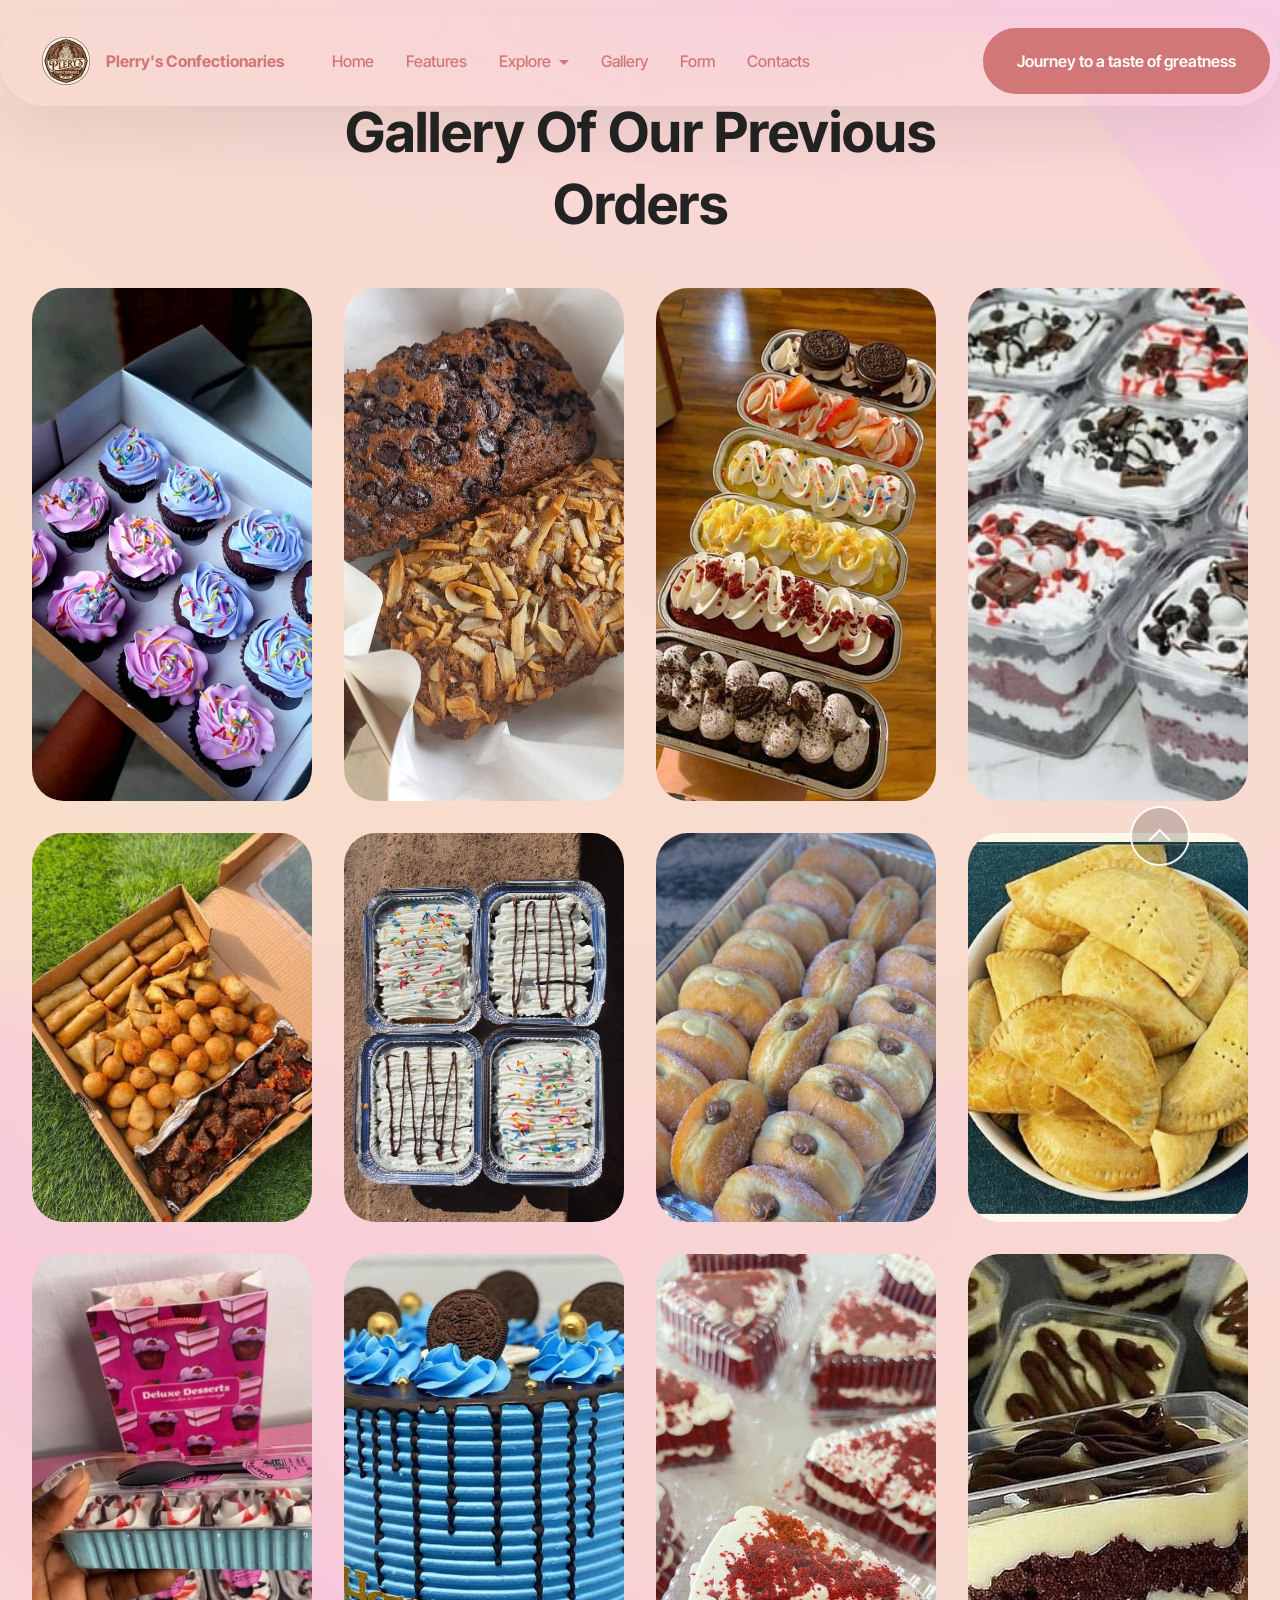
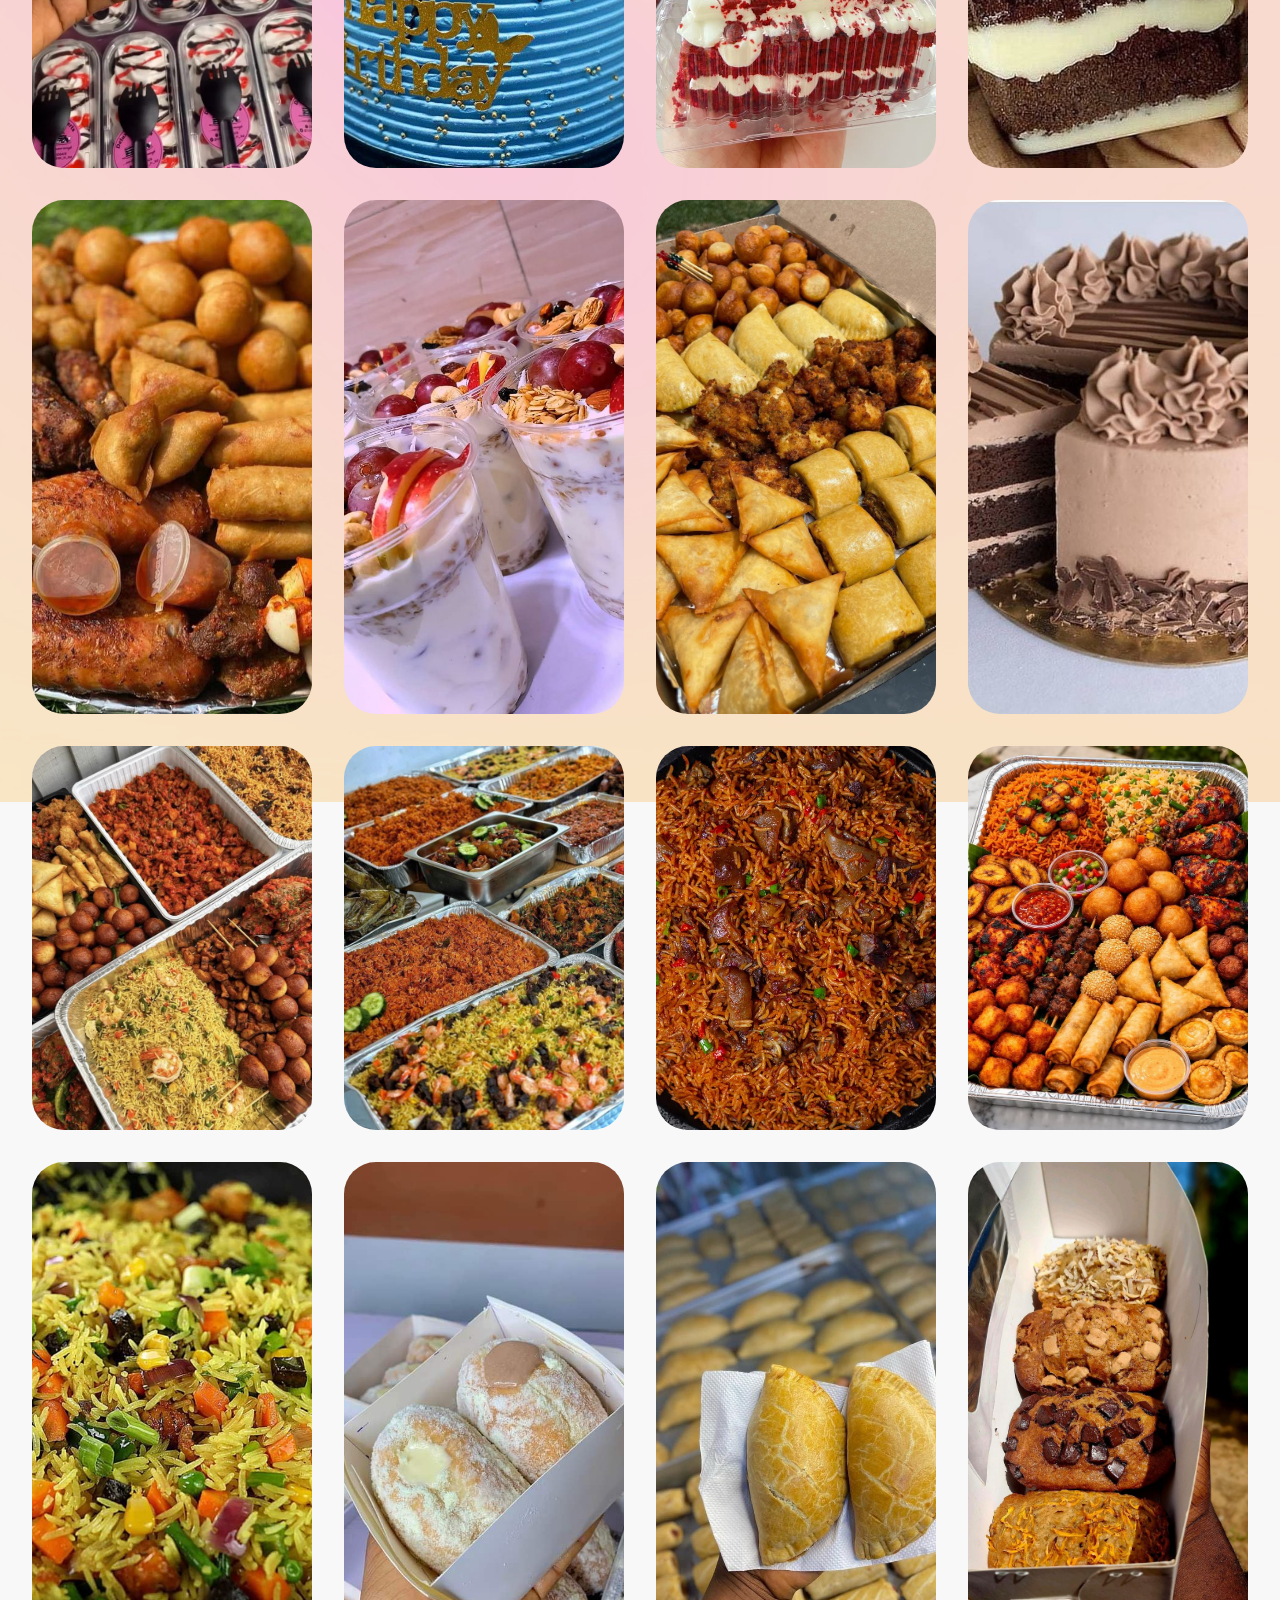
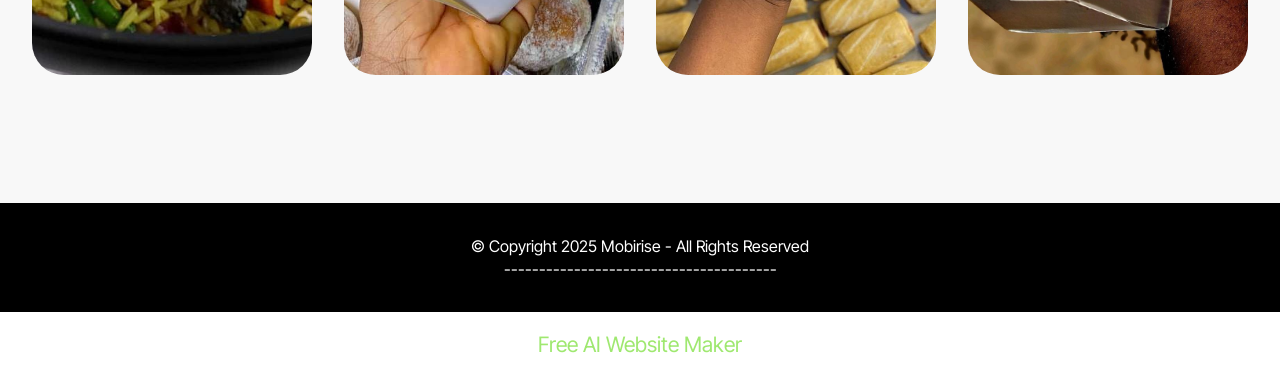
<file: page5.html>
<!DOCTYPE html>
<html  >
<head>
  <!-- Site made with Mobirise Website Builder v6.0.6, https://mobirise.com -->
  <meta charset="UTF-8">
  <meta http-equiv="X-UA-Compatible" content="IE=edge">
  <meta name="generator" content="Mobirise v6.0.6, mobirise.com">
  <meta name="viewport" content="width=device-width, initial-scale=1, minimum-scale=1">
  <link rel="shortcut icon" href="assets/images/logo512x512-96x96.png" type="image/x-icon">
  <meta name="description" content="">
  
  
  <title>Gallery</title>
  <link rel="stylesheet" href="assets/web/assets/mobirise-icons2/mobirise2.css">
  <link rel="stylesheet" href="assets/bootstrap/css/bootstrap.min.css">
  <link rel="stylesheet" href="assets/bootstrap/css/bootstrap-grid.min.css">
  <link rel="stylesheet" href="assets/bootstrap/css/bootstrap-reboot.min.css">
  <link rel="stylesheet" href="assets/parallax/jarallax.css">
  <link rel="stylesheet" href="assets/dropdown/css/style.css">
  <link rel="stylesheet" href="assets/theme/css/style.css">
  <link rel="preload" href="https://fonts.googleapis.com/css?family=Inter+Tight:100,200,300,400,500,600,700,800,900,100i,200i,300i,400i,500i,600i,700i,800i,900i&display=swap" as="style" onload="this.onload=null;this.rel='stylesheet'">
  <noscript><link rel="stylesheet" href="https://fonts.googleapis.com/css?family=Inter+Tight:100,200,300,400,500,600,700,800,900,100i,200i,300i,400i,500i,600i,700i,800i,900i&display=swap"></noscript>
  <link rel="preload" as="style" href="assets/mobirise/css/mbr-additional.css?v=aDtbkz"><link rel="stylesheet" href="assets/mobirise/css/mbr-additional.css?v=aDtbkz" type="text/css">

  
  
  
</head>
<body>
  
  <section data-bs-version="5.1" class="menu menu1 cid-vwDSZQRmBu" once="menu" id="menu01-2u">
	

	<nav class="navbar navbar-dropdown navbar-fixed-top navbar-expand-lg">
		<div class="container">
			<div class="navbar-brand">
				<span class="navbar-logo">
					<a href="https://mobiri.se">
						<img src="assets/images/logo512x512-96x96.png" alt="Plerry's Confectionaries" style="height: 3rem;">
					</a>
				</span>
				<span class="navbar-caption-wrap"><a class="navbar-caption text-info display-4" href="URL">Plerry's Confectionaries</a></span>
			</div>
			<button class="navbar-toggler" type="button" data-toggle="collapse" data-bs-toggle="collapse" data-target="#navbarSupportedContent" data-bs-target="#navbarSupportedContent" aria-controls="navbarNavAltMarkup" aria-expanded="false" aria-label="Toggle navigation">
				<div class="hamburger">
					<span></span>
					<span></span>
					<span></span>
					<span></span>
				</div>
			</button>
			<div class="collapse navbar-collapse" id="navbarSupportedContent">
				<ul class="navbar-nav nav-dropdown" data-app-modern-menu="true"><li class="nav-item">
						<a class="nav-link link text-info text-primary display-4" href="index.html">Home</a>
					</li>
					<li class="nav-item">
						<a class="nav-link link text-info text-primary display-4" href="features.html" aria-expanded="false">Features</a>
					</li><li class="nav-item dropdown"><a class="nav-link link text-info text-primary dropdown-toggle display-4" href="https://wa.me/234 7052681809" data-toggle="dropdown-submenu" data-bs-toggle="dropdown" data-bs-auto-close="outside" aria-expanded="false">Explore</a><div class="dropdown-menu" aria-labelledby="dropdown-299"><a class="text-info text-primary dropdown-item display-4" href="about.html">About Us</a><a class="text-info text-primary dropdown-item display-4" href="page6.html">Terms &amp; <br>conditions</a><a class="text-info text-primary dropdown-item display-4" href="page7.html">Testimonies</a><a class="text-info text-primary dropdown-item display-4" href="menu.html">Menu<br><br></a></div></li><li class="nav-item"><a class="nav-link link text-info text-primary display-4" href="page5.html">Gallery</a></li>
					<li class="nav-item">
						<a class="nav-link link text-info text-primary display-4" href="forms.html">Form</a>
					</li><li class="nav-item"><a class="nav-link link text-info text-primary display-4" href="contacts.html">Contacts</a></li></ul>
				
				<div class="navbar-buttons mbr-section-btn"><a class="btn btn-info display-4" href="menu.html">Journey to a taste of greatness</a></div>
			</div>
		</div>
	</nav>
</section>

<section data-bs-version="5.1" class="gallery1 mbr-gallery cid-vwDT02y1dC mbr-parallax-background" id="gallery01-2z">
    
    <div class="mbr-overlay" style="opacity: 0.8; background-color: rgb(247, 247, 247);">
    </div>

    <div class="container-fluid">
        <div class="row justify-content-center">
            <div class="col-12 content-head">
                <div class="mb-5">
                    <h3 class="mbr-section-title mbr-fonts-style align-center m-0 display-2"><strong>Gallery Of Our Previous Orders</strong></h3>
                    <h4 class="mbr-section-subtitle mbr-fonts-style align-center mb-0 mt-4 display-7"></h4>
                </div>
            </div>
        </div>
        
        <div class="row mbr-gallery">
            <div class="col-12 col-md-6 col-lg-3 item gallery-image">
                <div class="item-wrapper mb-3" data-toggle="modal" data-bs-toggle="modal" data-target="#vA0yLslHco-modal" data-bs-target="#vA0yLslHco-modal">
                    <img class="w-100" src="assets/images/cupcakes20f09fa781-518x921.jpg" alt="Mobirise Website Builder" data-slide-to="0" data-bs-slide-to="0" data-target="#lb-vA0yLslHco" data-bs-target="#lb-vA0yLslHco">
                    <div class="icon-wrapper">
                        <span class="mobi-mbri mobi-mbri-search mbr-iconfont mbr-iconfont-btn"></span>
                    </div>
                </div>
                
            </div>
            <div class="col-12 col-md-6 col-lg-3 item gallery-image">
                <div class="item-wrapper mb-3" data-toggle="modal" data-bs-toggle="modal" data-target="#vA0yLslHco-modal" data-bs-target="#vA0yLslHco-modal">
                    <img class="w-100" src="assets/images/best20banana20bread20in20lagos201-518x920.jpg" alt="Mobirise Website Builder" data-slide-to="1" data-bs-slide-to="1" data-target="#lb-vA0yLslHco" data-bs-target="#lb-vA0yLslHco">
                    <div class="icon-wrapper">
                        <span class="mobi-mbri mobi-mbri-search mbr-iconfont mbr-iconfont-btn"></span>
                    </div>
                </div>
                
            </div>
            <div class="col-12 col-md-6 col-lg-3 item gallery-image">
                <div class="item-wrapper mb-3" data-toggle="modal" data-bs-toggle="modal" data-target="#vA0yLslHco-modal" data-bs-target="#vA0yLslHco-modal">
                    <img class="w-100" src="assets/images/140806234456645-450x600.jpg" alt="Mobirise Website Builder" data-slide-to="2" data-bs-slide-to="2" data-target="#lb-vA0yLslHco" data-bs-target="#lb-vA0yLslHco">
                    <div class="icon-wrapper">
                        <span class="mobi-mbri mobi-mbri-search mbr-iconfont mbr-iconfont-btn"></span>
                    </div>
                </div>
                
            </div>
            <div class="col-12 col-md-6 col-lg-3 item gallery-image">
                <div class="item-wrapper mb-3" data-toggle="modal" data-bs-toggle="modal" data-target="#vA0yLslHco-modal" data-bs-target="#vA0yLslHco-modal">
                    <img class="w-100" src="assets/images/cake20parfait-518x335.jpg" alt="Mobirise Website Builder" data-slide-to="3" data-bs-slide-to="3" data-target="#lb-vA0yLslHco" data-bs-target="#lb-vA0yLslHco">
                    <div class="icon-wrapper">
                        <span class="mobi-mbri mobi-mbri-search mbr-iconfont mbr-iconfont-btn"></span>
                    </div>
                </div>
                
            </div>
            <div class="col-12 col-md-6 col-lg-3 item gallery-image">
                <div class="item-wrapper mb-3" data-toggle="modal" data-bs-toggle="modal" data-target="#vA0yLslHco-modal" data-bs-target="#vA0yLslHco-modal">
                    <img class="w-100" src="assets/images/1020samosa201020springs202020puff201020peppered20meate280a6-518x648.jpg" alt="Mobirise Website Builder" data-slide-to="4" data-bs-slide-to="4" data-target="#lb-vA0yLslHco" data-bs-target="#lb-vA0yLslHco">
                    <div class="icon-wrapper">
                        <span class="mobi-mbri mobi-mbri-search mbr-iconfont mbr-iconfont-btn"></span>
                    </div>
                </div>
                
            </div>
            <div class="col-12 col-md-6 col-lg-3 item gallery-image">
                <div class="item-wrapper mb-3" data-toggle="modal" data-bs-toggle="modal" data-target="#vA0yLslHco-modal" data-bs-target="#vA0yLslHco-modal">
                    <img class="w-100" src="assets/images/1113163232917942576-518x690.jpg" alt="Mobirise Website Builder" data-slide-to="5" data-bs-slide-to="5" data-target="#lb-vA0yLslHco" data-bs-target="#lb-vA0yLslHco">
                    <div class="icon-wrapper">
                        <span class="mobi-mbri mobi-mbri-search mbr-iconfont mbr-iconfont-btn"></span>
                    </div>
                </div>
                
            </div>
            <div class="col-12 col-md-6 col-lg-3 item gallery-image">
                <div class="item-wrapper mb-3" data-toggle="modal" data-bs-toggle="modal" data-target="#vA0yLslHco-modal" data-bs-target="#vA0yLslHco-modal">
                    <img class="w-100" src="assets/images/476959416798922115-518x632.jpg" alt="Mobirise Website Builder" data-slide-to="6" data-bs-slide-to="6" data-target="#lb-vA0yLslHco" data-bs-target="#lb-vA0yLslHco">
                    <div class="icon-wrapper">
                        <span class="mobi-mbri mobi-mbri-search mbr-iconfont mbr-iconfont-btn"></span>
                    </div>
                </div>
                
            </div>
            <div class="col-12 col-md-6 col-lg-3 item gallery-image">
                <div class="item-wrapper mb-3" data-toggle="modal" data-bs-toggle="modal" data-target="#vA0yLslHco-modal" data-bs-target="#vA0yLslHco-modal">
                    <img class="w-100" src="assets/images/download2016-473x471.jpg" alt="Mobirise Website Builder" data-slide-to="7" data-bs-slide-to="7" data-target="#lb-vA0yLslHco" data-bs-target="#lb-vA0yLslHco">
                    <div class="icon-wrapper">
                        <span class="mobi-mbri mobi-mbri-search mbr-iconfont mbr-iconfont-btn"></span>
                    </div>
                </div>
                
            </div><div class="col-12 col-md-6 col-lg-3 item gallery-image">
                <div class="item-wrapper mb-3" data-toggle="modal" data-bs-toggle="modal" data-target="#vA0yLslHco-modal" data-bs-target="#vA0yLslHco-modal">
                    <img class="w-100" src="assets/images/a20mini20foil20cake-518x921.jpg" alt="Mobirise Website Builder" data-slide-to="8" data-bs-slide-to="8" data-target="#lb-vA0yLslHco" data-bs-target="#lb-vA0yLslHco">
                    <div class="icon-wrapper">
                        <span class="mobi-mbri mobi-mbri-search mbr-iconfont mbr-iconfont-btn"></span>
                    </div>
                </div>
                
            </div><div class="col-12 col-md-6 col-lg-3 item gallery-image">
                <div class="item-wrapper mb-3" data-toggle="modal" data-bs-toggle="modal" data-target="#vA0yLslHco-modal" data-bs-target="#vA0yLslHco-modal">
                    <img class="w-100" src="assets/images/blue20birthday20cake-720x844.jpg" alt="Mobirise Website Builder" data-slide-to="9" data-bs-slide-to="9" data-target="#lb-vA0yLslHco" data-bs-target="#lb-vA0yLslHco">
                    <div class="icon-wrapper">
                        <span class="mobi-mbri mobi-mbri-search mbr-iconfont mbr-iconfont-btn"></span>
                    </div>
                </div>
                
            </div><div class="col-12 col-md-6 col-lg-3 item gallery-image">
                <div class="item-wrapper mb-3" data-toggle="modal" data-bs-toggle="modal" data-target="#vA0yLslHco-modal" data-bs-target="#vA0yLslHco-modal">
                    <img class="w-100" src="assets/images/red20velvet20cake20e29da3efb88f-736x981.jpg" alt="Mobirise Website Builder" data-slide-to="10" data-bs-slide-to="10" data-target="#lb-vA0yLslHco" data-bs-target="#lb-vA0yLslHco">
                    <div class="icon-wrapper">
                        <span class="mobi-mbri mobi-mbri-search mbr-iconfont mbr-iconfont-btn"></span>
                    </div>
                </div>
                
            </div><div class="col-12 col-md-6 col-lg-3 item gallery-image">
                <div class="item-wrapper mb-3" data-toggle="modal" data-bs-toggle="modal" data-target="#vA0yLslHco-modal" data-bs-target="#vA0yLslHco-modal">
                    <img class="w-100" src="assets/images/824651381778919346-636x636.jpg" alt="Mobirise Website Builder" data-slide-to="11" data-bs-slide-to="11" data-target="#lb-vA0yLslHco" data-bs-target="#lb-vA0yLslHco">
                    <div class="icon-wrapper">
                        <span class="mobi-mbri mobi-mbri-search mbr-iconfont mbr-iconfont-btn"></span>
                    </div>
                </div>
                
            </div><div class="col-12 col-md-6 col-lg-3 item gallery-image">
                <div class="item-wrapper mb-3" data-toggle="modal" data-bs-toggle="modal" data-target="#vA0yLslHco-modal" data-bs-target="#vA0yLslHco-modal">
                    <img class="w-100" src="assets/images/1080863979302834676-736x872.jpg" alt="Mobirise Website Builder" data-slide-to="12" data-bs-slide-to="12" data-target="#lb-vA0yLslHco" data-bs-target="#lb-vA0yLslHco">
                    <div class="icon-wrapper">
                        <span class="mobi-mbri mobi-mbri-search mbr-iconfont mbr-iconfont-btn"></span>
                    </div>
                </div>
                
            </div><div class="col-12 col-md-6 col-lg-3 item gallery-image">
                <div class="item-wrapper mb-3" data-toggle="modal" data-bs-toggle="modal" data-target="#vA0yLslHco-modal" data-bs-target="#vA0yLslHco-modal">
                    <img class="w-100" src="assets/images/beautiful20morning20to20you20my20amazing20client20-heree280a6-736x919.jpg" alt="Mobirise Website Builder" data-slide-to="13" data-bs-slide-to="13" data-target="#lb-vA0yLslHco" data-bs-target="#lb-vA0yLslHco">
                    <div class="icon-wrapper">
                        <span class="mobi-mbri mobi-mbri-search mbr-iconfont mbr-iconfont-btn"></span>
                    </div>
                </div>
                
            </div><div class="col-12 col-md-6 col-lg-3 item gallery-image">
                <div class="item-wrapper mb-3" data-toggle="modal" data-bs-toggle="modal" data-target="#vA0yLslHco-modal" data-bs-target="#vA0yLslHco-modal">
                    <img class="w-100" src="assets/images/small20chops-736x1308.jpg" alt="Mobirise Website Builder" data-slide-to="14" data-bs-slide-to="14" data-target="#lb-vA0yLslHco" data-bs-target="#lb-vA0yLslHco">
                    <div class="icon-wrapper">
                        <span class="mobi-mbri mobi-mbri-search mbr-iconfont mbr-iconfont-btn"></span>
                    </div>
                </div>
                
            </div><div class="col-12 col-md-6 col-lg-3 item gallery-image">
                <div class="item-wrapper mb-3" data-toggle="modal" data-bs-toggle="modal" data-target="#vA0yLslHco-modal" data-bs-target="#vA0yLslHco-modal">
                    <img class="w-100" src="assets/images/bolo20de20chocolate20simples20e20delicioso-736x736.jpg" alt="Mobirise Website Builder" data-slide-to="15" data-bs-slide-to="15" data-target="#lb-vA0yLslHco" data-bs-target="#lb-vA0yLslHco">
                    <div class="icon-wrapper">
                        <span class="mobi-mbri mobi-mbri-search mbr-iconfont mbr-iconfont-btn"></span>
                    </div>
                </div>
                
            </div><div class="col-12 col-md-6 col-lg-3 item gallery-image">
                <div class="item-wrapper mb-3" data-toggle="modal" data-bs-toggle="modal" data-target="#vA0yLslHco-modal" data-bs-target="#vA0yLslHco-modal">
                    <img class="w-100" src="assets/images/nigerian20food-736x967.jpg" alt="Mobirise Website Builder" data-slide-to="16" data-bs-slide-to="16" data-target="#lb-vA0yLslHco" data-bs-target="#lb-vA0yLslHco">
                    <div class="icon-wrapper">
                        <span class="mobi-mbri mobi-mbri-search mbr-iconfont mbr-iconfont-btn"></span>
                    </div>
                </div>
                
            </div><div class="col-12 col-md-6 col-lg-3 item gallery-image">
                <div class="item-wrapper mb-3" data-toggle="modal" data-bs-toggle="modal" data-target="#vA0yLslHco-modal" data-bs-target="#vA0yLslHco-modal">
                    <img class="w-100" src="assets/images/nigerian20meal20platter-720x900.jpg" alt="Mobirise Website Builder" data-slide-to="17" data-bs-slide-to="17" data-target="#lb-vA0yLslHco" data-bs-target="#lb-vA0yLslHco">
                    <div class="icon-wrapper">
                        <span class="mobi-mbri mobi-mbri-search mbr-iconfont mbr-iconfont-btn"></span>
                    </div>
                </div>
                
            </div><div class="col-12 col-md-6 col-lg-3 item gallery-image">
                <div class="item-wrapper mb-3" data-toggle="modal" data-bs-toggle="modal" data-target="#vA0yLslHco-modal" data-bs-target="#vA0yLslHco-modal">
                    <img class="w-100" src="assets/images/smoky20asun20jollof20ricec2a020-20kikifoodies-736x736.jpg" alt="Mobirise Website Builder" data-slide-to="18" data-bs-slide-to="18" data-target="#lb-vA0yLslHco" data-bs-target="#lb-vA0yLslHco">
                    <div class="icon-wrapper">
                        <span class="mobi-mbri mobi-mbri-search mbr-iconfont mbr-iconfont-btn"></span>
                    </div>
                </div>
                
            </div><div class="col-12 col-md-6 col-lg-3 item gallery-image">
                <div class="item-wrapper mb-3" data-toggle="modal" data-bs-toggle="modal" data-target="#vA0yLslHco-modal" data-bs-target="#vA0yLslHco-modal">
                    <img class="w-100" src="assets/images/2462974793654846-736x923.jpg" alt="Mobirise Website Builder" data-slide-to="19" data-bs-slide-to="19" data-target="#lb-vA0yLslHco" data-bs-target="#lb-vA0yLslHco">
                    <div class="icon-wrapper">
                        <span class="mobi-mbri mobi-mbri-search mbr-iconfont mbr-iconfont-btn"></span>
                    </div>
                </div>
                
            </div><div class="col-12 col-md-6 col-lg-3 item gallery-image">
                <div class="item-wrapper mb-3" data-toggle="modal" data-bs-toggle="modal" data-target="#vA0yLslHco-modal" data-bs-target="#vA0yLslHco-modal">
                    <img class="w-100" src="assets/images/how20to20make20nigerian20fried20rice20recipe-736x736.jpg" alt="Mobirise Website Builder" data-slide-to="20" data-bs-slide-to="20" data-target="#lb-vA0yLslHco" data-bs-target="#lb-vA0yLslHco">
                    <div class="icon-wrapper">
                        <span class="mobi-mbri mobi-mbri-search mbr-iconfont mbr-iconfont-btn"></span>
                    </div>
                </div>
                
            </div><div class="col-12 col-md-6 col-lg-3 item gallery-image">
                <div class="item-wrapper mb-3" data-toggle="modal" data-bs-toggle="modal" data-target="#vA0yLslHco-modal" data-bs-target="#vA0yLslHco-modal">
                    <img class="w-100" src="assets/images/milky20doughnut-720x839.jpg" alt="Mobirise Website Builder" data-slide-to="21" data-bs-slide-to="21" data-target="#lb-vA0yLslHco" data-bs-target="#lb-vA0yLslHco">
                    <div class="icon-wrapper">
                        <span class="mobi-mbri mobi-mbri-search mbr-iconfont mbr-iconfont-btn"></span>
                    </div>
                </div>
                
            </div><div class="col-12 col-md-6 col-lg-3 item gallery-image">
                <div class="item-wrapper mb-3" data-toggle="modal" data-bs-toggle="modal" data-target="#vA0yLslHco-modal" data-bs-target="#vA0yLslHco-modal">
                    <img class="w-100" src="assets/images/coming20soonf09f918cf09f8fbde29da4efb88f-736x920.jpg" alt="Mobirise Website Builder" data-slide-to="22" data-bs-slide-to="22" data-target="#lb-vA0yLslHco" data-bs-target="#lb-vA0yLslHco">
                    <div class="icon-wrapper">
                        <span class="mobi-mbri mobi-mbri-search mbr-iconfont mbr-iconfont-btn"></span>
                    </div>
                </div>
                
            </div><div class="col-12 col-md-6 col-lg-3 item gallery-image">
                <div class="item-wrapper mb-3" data-toggle="modal" data-bs-toggle="modal" data-target="#vA0yLslHco-modal" data-bs-target="#vA0yLslHco-modal">
                    <img class="w-100" src="assets/images/loafies20f09f8d8c20f09f8d9e201-736x1308.jpg" alt="Mobirise Website Builder" data-slide-to="23" data-bs-slide-to="23" data-target="#lb-vA0yLslHco" data-bs-target="#lb-vA0yLslHco">
                    <div class="icon-wrapper">
                        <span class="mobi-mbri mobi-mbri-search mbr-iconfont mbr-iconfont-btn"></span>
                    </div>
                </div>
                
            </div>
        </div>

        <div class="modal mbr-slider" tabindex="-1" role="dialog" aria-hidden="true" id="vA0yLslHco-modal">
            <div class="modal-dialog" role="document">
                <div class="modal-content">
                    <div class="modal-body">
                        <div class="carousel slide" data-pause="false" data-bs-pause="false" id="lb-vA0yLslHco" data-interval="5000" data-bs-interval="5000">
                            <div class="carousel-inner">
                                <div class="carousel-item active">
                                    <img class="d-block w-100" src="assets/images/cupcakes20f09fa781-518x921.jpg" alt="Mobirise Website Builder">
                                </div>
                                <div class="carousel-item">
                                    <img class="d-block w-100" src="assets/images/best20banana20bread20in20lagos201-518x920.jpg" alt="Mobirise Website Builder">
                                </div>
                                <div class="carousel-item">
                                    <img class="d-block w-100" src="assets/images/140806234456645-450x600.jpg" alt="Mobirise Website Builder">
                                </div>
                                <div class="carousel-item">
                                    <img class="d-block w-100" src="assets/images/cake20parfait-518x335.jpg" alt="Mobirise Website Builder">
                                </div>
                                <div class="carousel-item">
                                    <img class="d-block w-100" src="assets/images/1020samosa201020springs202020puff201020peppered20meate280a6-518x648.jpg" alt="Mobirise Website Builder">
                                </div>
                                <div class="carousel-item">
                                    <img class="d-block w-100" src="assets/images/1113163232917942576-518x690.jpg" alt="Mobirise Website Builder">
                                </div>
                                <div class="carousel-item">
                                    <img class="d-block w-100" src="assets/images/476959416798922115-518x632.jpg" alt="Mobirise Website Builder">
                                </div>
                                <div class="carousel-item">
                                    <img class="d-block w-100" src="assets/images/download2016-473x471.jpg" alt="Mobirise Website Builder">
                                </div><div class="carousel-item">
                                    <img class="d-block w-100" src="assets/images/a20mini20foil20cake-518x921.jpg" alt="Mobirise Website Builder">
                                </div><div class="carousel-item">
                                    <img class="d-block w-100" src="assets/images/blue20birthday20cake-720x844.jpg" alt="Mobirise Website Builder">
                                </div><div class="carousel-item">
                                    <img class="d-block w-100" src="assets/images/red20velvet20cake20e29da3efb88f-736x981.jpg" alt="Mobirise Website Builder">
                                </div><div class="carousel-item">
                                    <img class="d-block w-100" src="assets/images/824651381778919346-636x636.jpg" alt="Mobirise Website Builder">
                                </div><div class="carousel-item">
                                    <img class="d-block w-100" src="assets/images/1080863979302834676-736x872.jpg" alt="Mobirise Website Builder">
                                </div><div class="carousel-item">
                                    <img class="d-block w-100" src="assets/images/beautiful20morning20to20you20my20amazing20client20-heree280a6-736x919.jpg" alt="Mobirise Website Builder">
                                </div><div class="carousel-item">
                                    <img class="d-block w-100" src="assets/images/small20chops-736x1308.jpg" alt="Mobirise Website Builder">
                                </div><div class="carousel-item">
                                    <img class="d-block w-100" src="assets/images/bolo20de20chocolate20simples20e20delicioso-736x736.jpg" alt="Mobirise Website Builder">
                                </div><div class="carousel-item">
                                    <img class="d-block w-100" src="assets/images/nigerian20food-736x967.jpg" alt="Mobirise Website Builder">
                                </div><div class="carousel-item">
                                    <img class="d-block w-100" src="assets/images/nigerian20meal20platter-720x900.jpg" alt="Mobirise Website Builder">
                                </div><div class="carousel-item">
                                    <img class="d-block w-100" src="assets/images/smoky20asun20jollof20ricec2a020-20kikifoodies-736x736.jpg" alt="Mobirise Website Builder">
                                </div><div class="carousel-item">
                                    <img class="d-block w-100" src="assets/images/2462974793654846-736x923.jpg" alt="Mobirise Website Builder">
                                </div><div class="carousel-item">
                                    <img class="d-block w-100" src="assets/images/how20to20make20nigerian20fried20rice20recipe-736x736.jpg" alt="Mobirise Website Builder">
                                </div><div class="carousel-item">
                                    <img class="d-block w-100" src="assets/images/milky20doughnut-720x839.jpg" alt="Mobirise Website Builder">
                                </div><div class="carousel-item">
                                    <img class="d-block w-100" src="assets/images/coming20soonf09f918cf09f8fbde29da4efb88f-736x920.jpg" alt="Mobirise Website Builder">
                                </div><div class="carousel-item">
                                    <img class="d-block w-100" src="assets/images/loafies20f09f8d8c20f09f8d9e201-736x1308.jpg" alt="Mobirise Website Builder">
                                </div>
                            </div>
                            <ol class="carousel-indicators">
                                <li data-slide-to="0" data-bs-slide-to="0" class="active" data-target="#lb-vA0yLslHco" data-bs-target="#lb-vA0yLslHco"></li>
                                <li data-slide-to="1" data-bs-slide-to="1" data-target="#lb-vA0yLslHco" data-bs-target="#lb-vA0yLslHco"></li>
                                <li data-slide-to="2" data-bs-slide-to="2" data-target="#lb-vA0yLslHco" data-bs-target="#lb-vA0yLslHco"></li>
                                <li data-slide-to="3" data-bs-slide-to="3" data-target="#lb-vA0yLslHco" data-bs-target="#lb-vA0yLslHco"></li>
                                <li data-slide-to="4" data-bs-slide-to="4" data-target="#lb-vA0yLslHco" data-bs-target="#lb-vA0yLslHco"></li>
                                <li data-slide-to="5" data-bs-slide-to="5" data-target="#lb-vA0yLslHco" data-bs-target="#lb-vA0yLslHco"></li>
                                <li data-slide-to="6" data-bs-slide-to="6" data-target="#lb-vA0yLslHco" data-bs-target="#lb-vA0yLslHco"></li>
                                <li data-slide-to="7" data-bs-slide-to="7" data-target="#lb-vA0yLslHco" data-bs-target="#lb-vA0yLslHco"></li><li data-slide-to="8" data-bs-slide-to="8" data-target="#lb-vA0yLslHco" data-bs-target="#lb-vA0yLslHco"></li><li data-slide-to="9" data-bs-slide-to="9" data-target="#lb-vA0yLslHco" data-bs-target="#lb-vA0yLslHco"></li><li data-slide-to="10" data-bs-slide-to="10" data-target="#lb-vA0yLslHco" data-bs-target="#lb-vA0yLslHco"></li><li data-slide-to="11" data-bs-slide-to="11" data-target="#lb-vA0yLslHco" data-bs-target="#lb-vA0yLslHco"></li><li data-slide-to="12" data-bs-slide-to="12" data-target="#lb-vA0yLslHco" data-bs-target="#lb-vA0yLslHco"></li><li data-slide-to="13" data-bs-slide-to="13" data-target="#lb-vA0yLslHco" data-bs-target="#lb-vA0yLslHco"></li><li data-slide-to="14" data-bs-slide-to="14" data-target="#lb-vA0yLslHco" data-bs-target="#lb-vA0yLslHco"></li><li data-slide-to="15" data-bs-slide-to="15" data-target="#lb-vA0yLslHco" data-bs-target="#lb-vA0yLslHco"></li><li data-slide-to="16" data-bs-slide-to="16" data-target="#lb-vA0yLslHco" data-bs-target="#lb-vA0yLslHco"></li><li data-slide-to="17" data-bs-slide-to="17" data-target="#lb-vA0yLslHco" data-bs-target="#lb-vA0yLslHco"></li><li data-slide-to="18" data-bs-slide-to="18" data-target="#lb-vA0yLslHco" data-bs-target="#lb-vA0yLslHco"></li><li data-slide-to="19" data-bs-slide-to="19" data-target="#lb-vA0yLslHco" data-bs-target="#lb-vA0yLslHco"></li><li data-slide-to="20" data-bs-slide-to="20" data-target="#lb-vA0yLslHco" data-bs-target="#lb-vA0yLslHco"></li><li data-slide-to="21" data-bs-slide-to="21" data-target="#lb-vA0yLslHco" data-bs-target="#lb-vA0yLslHco"></li><li data-slide-to="22" data-bs-slide-to="22" data-target="#lb-vA0yLslHco" data-bs-target="#lb-vA0yLslHco"></li><li data-slide-to="23" data-bs-slide-to="23" data-target="#lb-vA0yLslHco" data-bs-target="#lb-vA0yLslHco"></li>
                            </ol>
                            <a role="button" href="" class="close" data-dismiss="modal" data-bs-dismiss="modal" aria-label="Close">
                            </a>
                            <a class="carousel-control-prev carousel-control" role="button" data-slide="prev" data-bs-slide="prev" href="#lb-vA0yLslHco">
                                <span class="mobi-mbri mobi-mbri-arrow-prev" aria-hidden="true"></span>
                                <span class="sr-only visually-hidden">Previous</span>
                            </a>
                            <a class="carousel-control-next carousel-control" role="button" data-slide="next" data-bs-slide="next" href="#lb-vA0yLslHco">
                                <span class="mobi-mbri mobi-mbri-arrow-next" aria-hidden="true"></span>
                                <span class="sr-only visually-hidden">Next</span>
                            </a>
                        </div>
                    </div>
                </div>
            </div>
        </div>
    </div>
</section>

<section data-bs-version="5.1" class="footer4 cid-vzVukhEp5z" once="footers" id="footer04-3v">

    

    

    <div class="container">
        <div class="media-container-row align-center mbr-white">
            <div class="col-12">
                <p class="mbr-text mb-0 mbr-fonts-style display-4">
                    © Copyright 2025 Mobirise - All Rights Reserved
                <br>---------------------------------------<br></p>
            </div>
        </div>
    </div>
</section><section class="display-7" style="padding: 0;align-items: center;justify-content: center;flex-wrap: wrap;    align-content: center;display: flex;position: relative;height: 4rem;"><a href="https://mobiri.se/3116024" style="flex: 1 1;height: 4rem;position: absolute;width: 100%;z-index: 1;"><img alt="" style="height: 4rem;" src="[data-uri]"></a><p style="margin: 0;text-align: center;" class="display-7">&#8204;</p><a style="z-index:1" href="https://mobirise.com/builder/ai-website-maker.html">Free AI Website Maker</a></section><script src="assets/bootstrap/js/bootstrap.bundle.min.js"></script>  <script src="assets/parallax/jarallax.js"></script>  <script src="assets/smoothscroll/smooth-scroll.js"></script>  <script src="assets/ytplayer/index.js"></script>  <script src="assets/dropdown/js/navbar-dropdown.js"></script>  <script src="assets/theme/js/script.js"></script>  
  
  
 <div id="scrollToTop" class="scrollToTop mbr-arrow-up"><a style="text-align: center;"><i class="mbr-arrow-up-icon mbr-arrow-up-icon-cm cm-icon cm-icon-smallarrow-up"></i></a></div>
  </body>
</html>
</file>
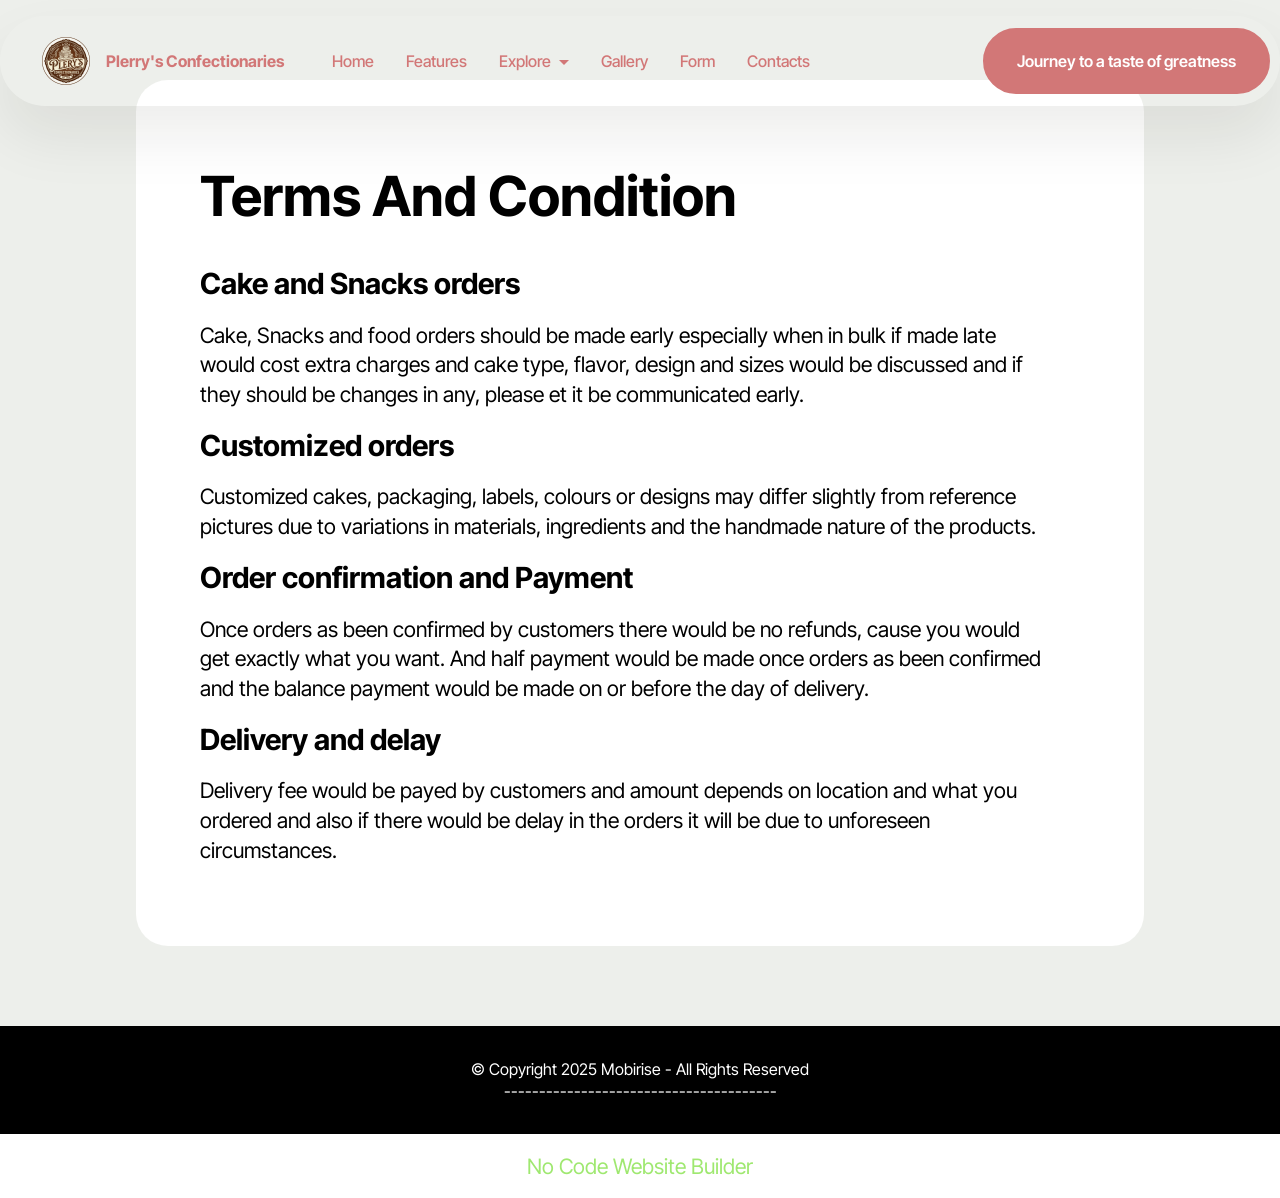
<file: page6.html>
<!DOCTYPE html>
<html  >
<head>
  <!-- Site made with Mobirise Website Builder v6.0.6, https://mobirise.com -->
  <meta charset="UTF-8">
  <meta http-equiv="X-UA-Compatible" content="IE=edge">
  <meta name="generator" content="Mobirise v6.0.6, mobirise.com">
  <meta name="viewport" content="width=device-width, initial-scale=1, minimum-scale=1">
  <link rel="shortcut icon" href="assets/images/logo512x512-96x96.png" type="image/x-icon">
  <meta name="description" content="">
  
  
  <title>Terms and condition</title>
  <link rel="stylesheet" href="assets/web/assets/mobirise-icons2/mobirise2.css">
  <link rel="stylesheet" href="assets/bootstrap/css/bootstrap.min.css">
  <link rel="stylesheet" href="assets/bootstrap/css/bootstrap-grid.min.css">
  <link rel="stylesheet" href="assets/bootstrap/css/bootstrap-reboot.min.css">
  <link rel="stylesheet" href="assets/dropdown/css/style.css">
  <link rel="stylesheet" href="assets/theme/css/style.css">
  <link rel="preload" href="https://fonts.googleapis.com/css?family=Inter+Tight:100,200,300,400,500,600,700,800,900,100i,200i,300i,400i,500i,600i,700i,800i,900i&display=swap" as="style" onload="this.onload=null;this.rel='stylesheet'">
  <noscript><link rel="stylesheet" href="https://fonts.googleapis.com/css?family=Inter+Tight:100,200,300,400,500,600,700,800,900,100i,200i,300i,400i,500i,600i,700i,800i,900i&display=swap"></noscript>
  <link rel="preload" as="style" href="assets/mobirise/css/mbr-additional.css?v=6N89rC"><link rel="stylesheet" href="assets/mobirise/css/mbr-additional.css?v=6N89rC" type="text/css">

  
  
  
</head>
<body>
  
  <section data-bs-version="5.1" class="menu menu1 cid-vwIgkrWwAp" once="menu" id="menu01-36">
	

	<nav class="navbar navbar-dropdown navbar-fixed-top navbar-expand-lg">
		<div class="container">
			<div class="navbar-brand">
				<span class="navbar-logo">
					<a href="https://mobiri.se">
						<img src="assets/images/logo512x512-96x96.png" alt="Plerry's Confectionaries" style="height: 3rem;">
					</a>
				</span>
				<span class="navbar-caption-wrap"><a class="navbar-caption text-info display-4" href="URL">Plerry's Confectionaries</a></span>
			</div>
			<button class="navbar-toggler" type="button" data-toggle="collapse" data-bs-toggle="collapse" data-target="#navbarSupportedContent" data-bs-target="#navbarSupportedContent" aria-controls="navbarNavAltMarkup" aria-expanded="false" aria-label="Toggle navigation">
				<div class="hamburger">
					<span></span>
					<span></span>
					<span></span>
					<span></span>
				</div>
			</button>
			<div class="collapse navbar-collapse" id="navbarSupportedContent">
				<ul class="navbar-nav nav-dropdown" data-app-modern-menu="true"><li class="nav-item">
						<a class="nav-link link text-info text-primary display-4" href="index.html">Home</a>
					</li>
					<li class="nav-item">
						<a class="nav-link link text-info text-primary display-4" href="features.html" aria-expanded="false">Features</a>
					</li><li class="nav-item dropdown"><a class="nav-link link text-info text-primary dropdown-toggle display-4" href="https://wa.me/234 7052681809" data-toggle="dropdown-submenu" data-bs-toggle="dropdown" data-bs-auto-close="outside" aria-expanded="false">Explore</a><div class="dropdown-menu" aria-labelledby="dropdown-299"><a class="text-info text-primary dropdown-item display-4" href="about.html">About Us</a><a class="text-info text-primary dropdown-item display-4" href="page6.html">Terms &amp; <br>conditions</a><a class="text-info text-primary dropdown-item display-4" href="page7.html">Testimonies</a><a class="text-info text-primary dropdown-item display-4" href="menu.html">Menu<br><br></a></div></li><li class="nav-item"><a class="nav-link link text-info text-primary display-4" href="page5.html">Gallery</a></li>
					<li class="nav-item">
						<a class="nav-link link text-info text-primary display-4" href="forms.html">Form</a>
					</li><li class="nav-item"><a class="nav-link link text-info text-primary display-4" href="contacts.html">Contacts</a></li></ul>
				
				<div class="navbar-buttons mbr-section-btn"><a class="btn btn-info display-4" href="menu.html">Journey to a taste of greatness</a></div>
			</div>
		</div>
	</nav>
</section>

<section data-bs-version="5.1" class="article07 cid-vwIgkxgZ5Z" id="article07-38">
  

  
  
  <div class="container">
    <div class="row justify-content-center">
      <div class="card col-md-12 col-lg-10">
        <div class="card-wrapper">
          <h3 class="card-title mbr-fonts-style mbr-white mt-3 mb-4 display-2"><strong>Terms And Condition</strong></h3>
          <div class="row card-box align-left">
            <div class="item features-without-image col-12 active">
              <div class="item-wrapper">
                <h4 class="mbr-section-subtitle mbr-fonts-style mb-3 display-5"><strong>Cake and Snacks orders</strong></h4>
                <p class="mbr-text mbr-fonts-style display-7">Cake, Snacks and food orders should be made early especially when in bulk if made late would cost extra charges and cake type, flavor, design and sizes would be discussed and if they should be changes in any, please et it be communicated early.</p>
              </div>
            </div>
            <div class="item features-without-image col-12">
              <div class="item-wrapper">
                <h4 class="mbr-section-subtitle mbr-fonts-style mb-3 display-5"><strong>Customized orders</strong></h4>
                <p class="mbr-text mbr-fonts-style display-7">Customized cakes, packaging, labels, colours or designs may differ slightly from reference pictures due to variations in materials, ingredients and the handmade nature of the products.</p>
              </div>
            </div><div class="item features-without-image col-12">
              <div class="item-wrapper">
                <h4 class="mbr-section-subtitle mbr-fonts-style mb-3 display-5">
                  <strong>Order confirmation and Payment</strong></h4>
                <p class="mbr-text mbr-fonts-style display-7">Once orders as been confirmed by customers there would be no refunds, cause you would get exactly what you want. And half payment would be made once orders as been confirmed and the balance payment would be made on or before the day of delivery.</p>
              </div>
            </div>
            
            <div class="item features-without-image col-12">
              <div class="item-wrapper">
                <h4 class="mbr-section-subtitle mbr-fonts-style mb-3 display-5"><strong>Delivery and delay</strong></h4>
                <p class="mbr-text mbr-fonts-style display-7">Delivery fee would be payed by customers and amount depends on location and what you ordered and also if there would be delay in the orders it will be due to unforeseen circumstances.</p>
              </div>
            </div>
          </div>
          
        </div>
      </div>
    </div>
  </div>
</section>

<section data-bs-version="5.1" class="footer4 cid-vzVukhEp5z" once="footers" id="footer04-3v">

    

    

    <div class="container">
        <div class="media-container-row align-center mbr-white">
            <div class="col-12">
                <p class="mbr-text mb-0 mbr-fonts-style display-4">
                    © Copyright 2025 Mobirise - All Rights Reserved
                <br>---------------------------------------<br></p>
            </div>
        </div>
    </div>
</section><section class="display-7" style="padding: 0;align-items: center;justify-content: center;flex-wrap: wrap;    align-content: center;display: flex;position: relative;height: 4rem;"><a href="https://mobiri.se/3116024" style="flex: 1 1;height: 4rem;position: absolute;width: 100%;z-index: 1;"><img alt="" style="height: 4rem;" src="[data-uri]"></a><p style="margin: 0;text-align: center;" class="display-7">&#8204;</p><a style="z-index:1" href="https://mobirise.com/builder/no-code-website-builder.html">No Code Website Builder</a></section><script src="assets/bootstrap/js/bootstrap.bundle.min.js"></script>  <script src="assets/smoothscroll/smooth-scroll.js"></script>  <script src="assets/ytplayer/index.js"></script>  <script src="assets/dropdown/js/navbar-dropdown.js"></script>  <script src="assets/theme/js/script.js"></script>  
  
  
 <div id="scrollToTop" class="scrollToTop mbr-arrow-up"><a style="text-align: center;"><i class="mbr-arrow-up-icon mbr-arrow-up-icon-cm cm-icon cm-icon-smallarrow-up"></i></a></div>
  </body>
</html>
</file>
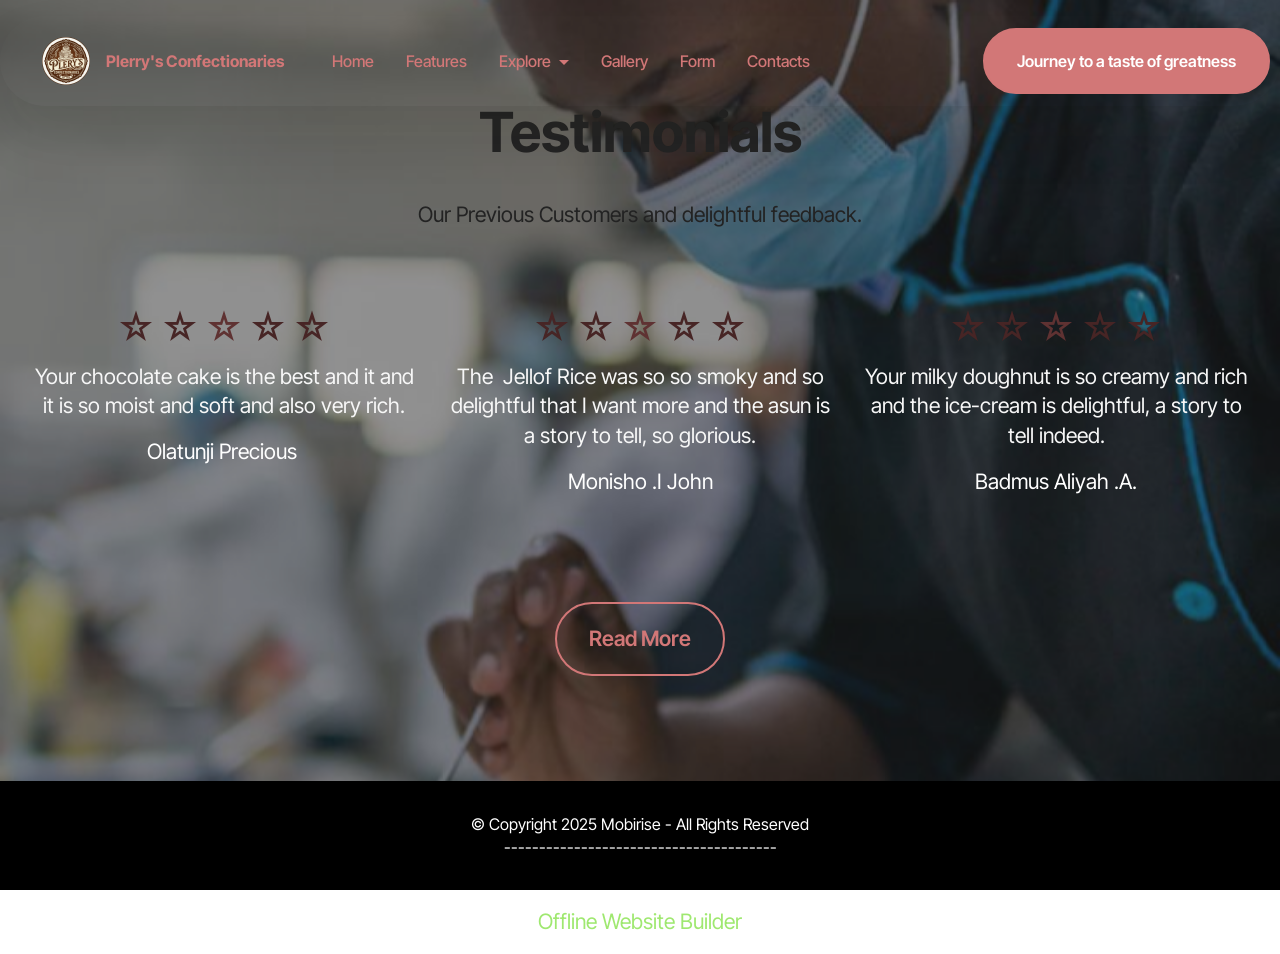
<file: page7.html>
<!DOCTYPE html>
<html  >
<head>
  <!-- Site made with Mobirise Website Builder v6.0.6, https://mobirise.com -->
  <meta charset="UTF-8">
  <meta http-equiv="X-UA-Compatible" content="IE=edge">
  <meta name="generator" content="Mobirise v6.0.6, mobirise.com">
  <meta name="viewport" content="width=device-width, initial-scale=1, minimum-scale=1">
  <link rel="shortcut icon" href="assets/images/logo512x512-96x96.png" type="image/x-icon">
  <meta name="description" content="">
  
  
  <title>Testimonies</title>
  <link rel="stylesheet" href="assets/web/assets/mobirise-icons2/mobirise2.css">
  <link rel="stylesheet" href="assets/bootstrap/css/bootstrap.min.css">
  <link rel="stylesheet" href="assets/bootstrap/css/bootstrap-grid.min.css">
  <link rel="stylesheet" href="assets/bootstrap/css/bootstrap-reboot.min.css">
  <link rel="stylesheet" href="assets/parallax/jarallax.css">
  <link rel="stylesheet" href="assets/dropdown/css/style.css">
  <link rel="stylesheet" href="assets/theme/css/style.css">
  <link rel="preload" href="https://fonts.googleapis.com/css?family=Inter+Tight:100,200,300,400,500,600,700,800,900,100i,200i,300i,400i,500i,600i,700i,800i,900i&display=swap" as="style" onload="this.onload=null;this.rel='stylesheet'">
  <noscript><link rel="stylesheet" href="https://fonts.googleapis.com/css?family=Inter+Tight:100,200,300,400,500,600,700,800,900,100i,200i,300i,400i,500i,600i,700i,800i,900i&display=swap"></noscript>
  <link rel="preload" as="style" href="assets/mobirise/css/mbr-additional.css?v=Wlmchd"><link rel="stylesheet" href="assets/mobirise/css/mbr-additional.css?v=Wlmchd" type="text/css">

  
  
  
</head>
<body>
  
  <section data-bs-version="5.1" class="menu menu1 cid-vwIgp95mfS" once="menu" id="menu01-3b">
	

	<nav class="navbar navbar-dropdown navbar-fixed-top navbar-expand-lg">
		<div class="container">
			<div class="navbar-brand">
				<span class="navbar-logo">
					<a href="https://mobiri.se">
						<img src="assets/images/logo512x512-96x96.png" alt="Plerry's Confectionaries" style="height: 3rem;">
					</a>
				</span>
				<span class="navbar-caption-wrap"><a class="navbar-caption text-info display-4" href="URL">Plerry's Confectionaries</a></span>
			</div>
			<button class="navbar-toggler" type="button" data-toggle="collapse" data-bs-toggle="collapse" data-target="#navbarSupportedContent" data-bs-target="#navbarSupportedContent" aria-controls="navbarNavAltMarkup" aria-expanded="false" aria-label="Toggle navigation">
				<div class="hamburger">
					<span></span>
					<span></span>
					<span></span>
					<span></span>
				</div>
			</button>
			<div class="collapse navbar-collapse" id="navbarSupportedContent">
				<ul class="navbar-nav nav-dropdown" data-app-modern-menu="true"><li class="nav-item">
						<a class="nav-link link text-info text-primary display-4" href="index.html">Home</a>
					</li>
					<li class="nav-item">
						<a class="nav-link link text-info text-primary display-4" href="features.html" aria-expanded="false">Features</a>
					</li><li class="nav-item dropdown"><a class="nav-link link text-info text-primary dropdown-toggle display-4" href="https://wa.me/234 7052681809" data-toggle="dropdown-submenu" data-bs-toggle="dropdown" data-bs-auto-close="outside" aria-expanded="false">Explore</a><div class="dropdown-menu" aria-labelledby="dropdown-299"><a class="text-info text-primary dropdown-item display-4" href="about.html">About Us</a><a class="text-info text-primary dropdown-item display-4" href="page6.html">Terms &amp; <br>conditions</a><a class="text-info text-primary dropdown-item display-4" href="page7.html">Testimonies</a><a class="text-info text-primary dropdown-item display-4" href="menu.html">Menu<br><br></a></div></li><li class="nav-item"><a class="nav-link link text-info text-primary display-4" href="page5.html">Gallery</a></li>
					<li class="nav-item">
						<a class="nav-link link text-info text-primary display-4" href="forms.html">Form</a>
					</li><li class="nav-item"><a class="nav-link link text-info text-primary display-4" href="contacts.html">Contacts</a></li></ul>
				
				<div class="navbar-buttons mbr-section-btn"><a class="btn btn-info display-4" href="menu.html">Journey to a taste of greatness</a></div>
			</div>
		</div>
	</nav>
</section>

<section data-bs-version="5.1" class="people02 cid-vwIgpeTTOW mbr-parallax-background" id="people02-3e">
	

	
	<div class="mbr-overlay" style="opacity: 0.5; background-color: rgb(35, 35, 35);"></div>
	<div class="container">
		<div class="row mb-5 justify-content-center">
			<div class="col-12 content-head">
				<h3 class="mbr-section-title mbr-fonts-style align-center mb-4 display-2">
					<strong>Testimonials</strong>
				</h3>
				<h5 class="mbr-section-subtitle mbr-fonts-style align-center mb-4 display-7">Our Previous Customers and delightful feedback.</h5>
			</div>
		</div>
		<div class="row">
				
				<div class="item features-without-image col-12 col-md-6 col-lg-4 mb-5 active">
					<div class="item-wrapper">
						<div class="card-box align-center">
							<div class="iconfont-wrapper mb-3">
								<span class="mbr-iconfont mobi-mbri-star mobi-mbri" style="color: rgb(71, 37, 37); fill: rgb(71, 37, 37);"></span>
								<span class="mbr-iconfont mobi-mbri-star mobi-mbri" style="color: rgb(71, 37, 37); fill: rgb(71, 37, 37);"></span>
								<span class="mbr-iconfont mobi-mbri-star mobi-mbri" style="color: rgb(95, 50, 50); fill: rgb(95, 50, 50);"></span>
								<span class="mbr-iconfont mobi-mbri-star mobi-mbri" style="color: rgb(71, 37, 37); fill: rgb(71, 37, 37);"></span>
								<span class="mbr-iconfont mobi-mbri-star mobi-mbri" style="color: rgb(71, 37, 37); fill: rgb(71, 37, 37);"></span>
							</div>
							<h5 class="card-title mbr-fonts-style mb-3 display-7">Your chocolate cake is the best and it and it is so moist and soft and also very rich.</h5>
							<p class="card-text mbr-fonts-style mb-0 display-7">Olatunji Precious&nbsp;</p>
						</div>
					</div>
				</div>
				<div class="item features-without-image col-12 col-md-6 col-lg-4 mb-5">
					<div class="item-wrapper">
						<div class="card-box align-center">
							<div class="iconfont-wrapper mb-3">
								<span class="mbr-iconfont mobi-mbri-star mobi-mbri" style="color: rgb(71, 37, 37); fill: rgb(71, 37, 37);"></span>
								<span class="mbr-iconfont mobi-mbri-star mobi-mbri" style="color: rgb(71, 37, 37); fill: rgb(71, 37, 37);"></span>
								<span class="mbr-iconfont mobi-mbri-star mobi-mbri" style="color: rgb(95, 50, 50); fill: rgb(95, 50, 50);"></span>
								<span class="mbr-iconfont mobi-mbri-star mobi-mbri" style="color: rgb(71, 37, 37); fill: rgb(71, 37, 37);"></span>
								<span class="mbr-iconfont mobi-mbri-star mobi-mbri" style="color: rgb(71, 37, 37); fill: rgb(71, 37, 37);"></span>
							</div>
							<h5 class="card-title mbr-fonts-style mb-3 display-7">The&nbsp; Jellof Rice was so so smoky and so delightful that I want more and the asun is a story to tell, so glorious.</h5>
							<p class="card-text mbr-fonts-style mb-0 display-7">Monisho .I John</p>
						</div>
					</div>
				</div><div class="item features-without-image col-12 col-md-6 col-lg-4 mb-5">
					<div class="item-wrapper">
						<div class="card-box align-center">
							<div class="iconfont-wrapper mb-3">
								<span class="mbr-iconfont mobi-mbri-star mobi-mbri" style="color: rgb(71, 37, 37); fill: rgb(71, 37, 37);"></span>
								<span class="mbr-iconfont mobi-mbri-star mobi-mbri" style="color: rgb(71, 37, 37); fill: rgb(71, 37, 37);"></span>
								<span class="mbr-iconfont mobi-mbri-star mobi-mbri" style="color: rgb(95, 50, 50); fill: rgb(95, 50, 50);"></span>
								<span class="mbr-iconfont mobi-mbri-star mobi-mbri" style="color: rgb(71, 37, 37); fill: rgb(71, 37, 37);"></span>
								<span class="mbr-iconfont mobi-mbri-star mobi-mbri" style="color: rgb(71, 37, 37); fill: rgb(71, 37, 37);"></span>
							</div>
							<h5 class="card-title mbr-fonts-style mb-3 display-7">Your milky doughnut is so creamy and rich and the ice-cream is delightful, a story to tell indeed.</h5>
							<p class="card-text mbr-fonts-style mb-0 display-7">Badmus Aliyah .A.</p>
						</div>
					</div>
				</div>
			</div>
		<div class="row mt-0 mt-md-5">
			<div class="col-12 align-center">
				<div class="mbr-section-btn"><a class="btn btn-info-outline display-7" href="page9.html">Read More</a></div>
			</div>
		</div>
	</div>
</section>

<section data-bs-version="5.1" class="footer4 cid-vzVukhEp5z" once="footers" id="footer04-3v">

    

    

    <div class="container">
        <div class="media-container-row align-center mbr-white">
            <div class="col-12">
                <p class="mbr-text mb-0 mbr-fonts-style display-4">
                    © Copyright 2025 Mobirise - All Rights Reserved
                <br>---------------------------------------<br></p>
            </div>
        </div>
    </div>
</section><section class="display-7" style="padding: 0;align-items: center;justify-content: center;flex-wrap: wrap;    align-content: center;display: flex;position: relative;height: 4rem;"><a href="https://mobiri.se/3116024" style="flex: 1 1;height: 4rem;position: absolute;width: 100%;z-index: 1;"><img alt="" style="height: 4rem;" src="[data-uri]"></a><p style="margin: 0;text-align: center;" class="display-7">&#8204;</p><a style="z-index:1" href="https://mobirise.com/offline-website-builder.html">Offline Website Builder</a></section><script src="assets/bootstrap/js/bootstrap.bundle.min.js"></script>  <script src="assets/parallax/jarallax.js"></script>  <script src="assets/smoothscroll/smooth-scroll.js"></script>  <script src="assets/ytplayer/index.js"></script>  <script src="assets/dropdown/js/navbar-dropdown.js"></script>  <script src="assets/theme/js/script.js"></script>  
  
  
 <div id="scrollToTop" class="scrollToTop mbr-arrow-up"><a style="text-align: center;"><i class="mbr-arrow-up-icon mbr-arrow-up-icon-cm cm-icon cm-icon-smallarrow-up"></i></a></div>
  </body>
</html>
</file>
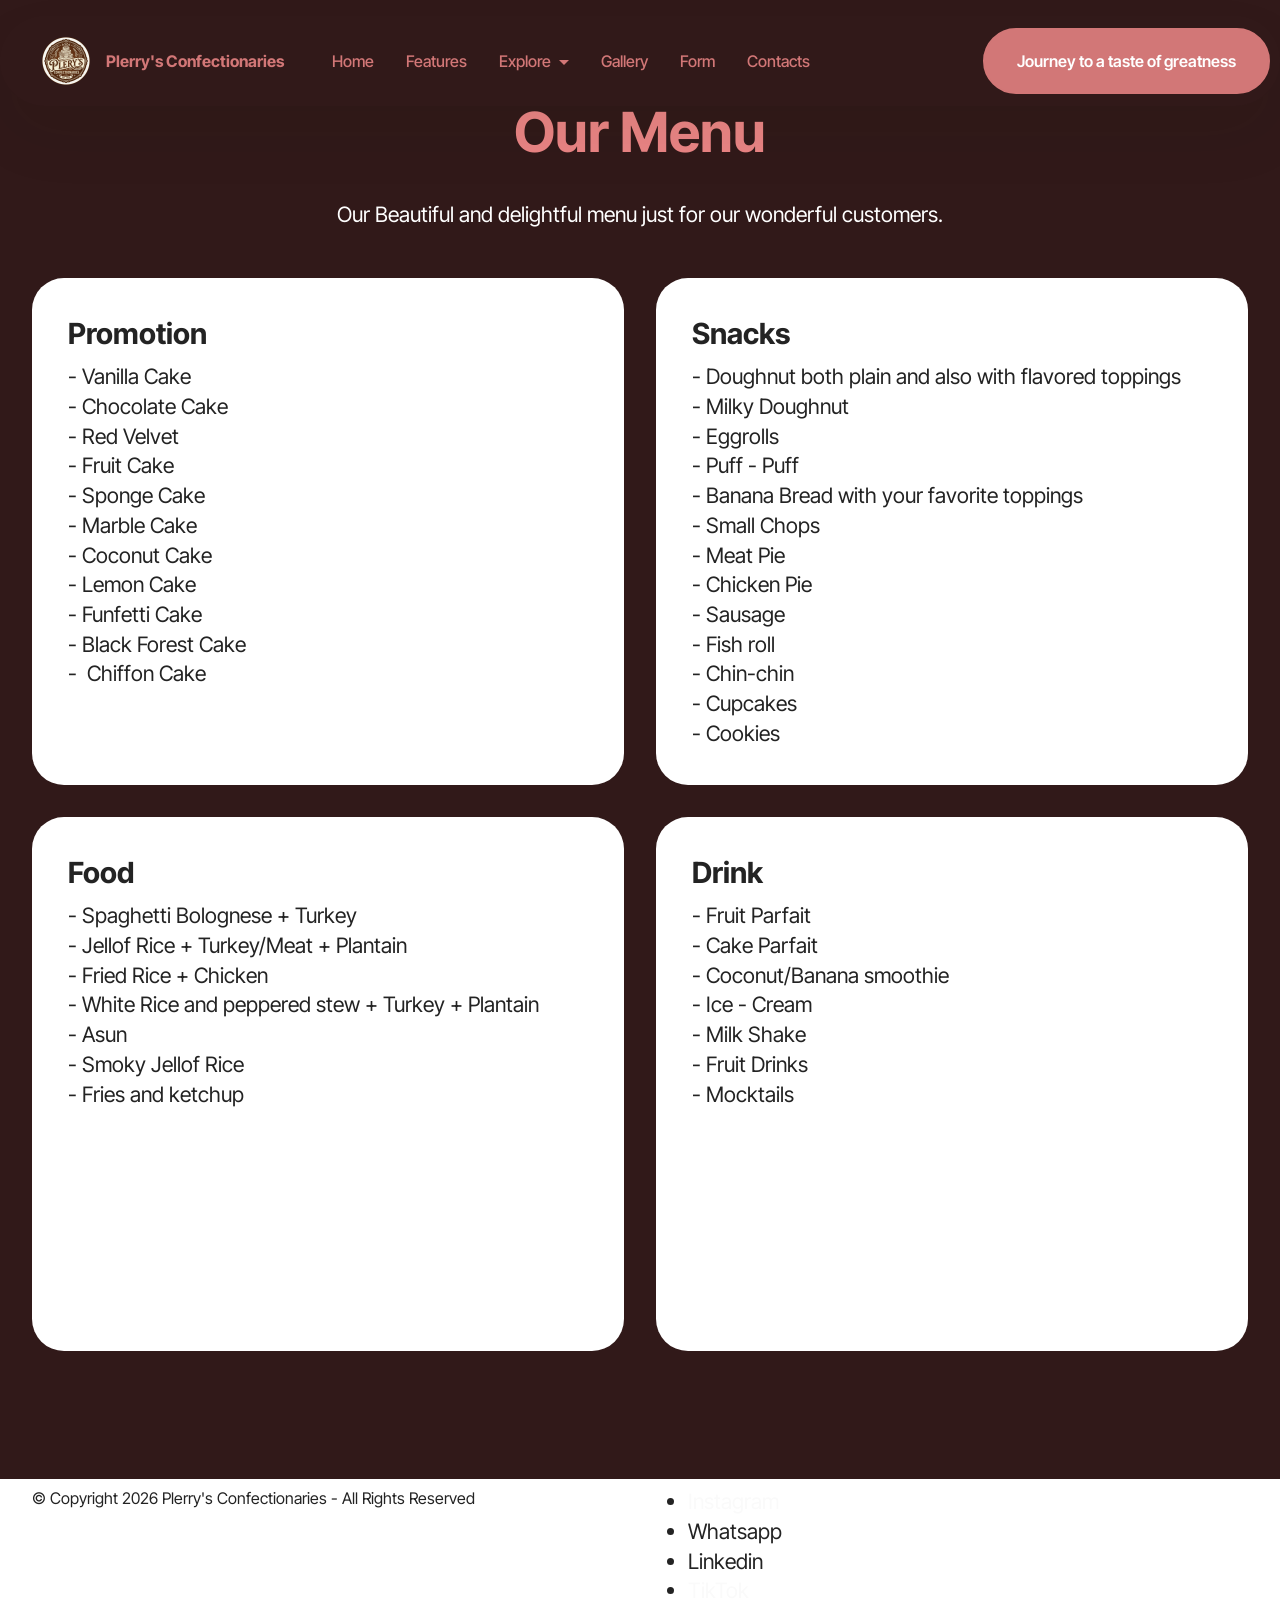
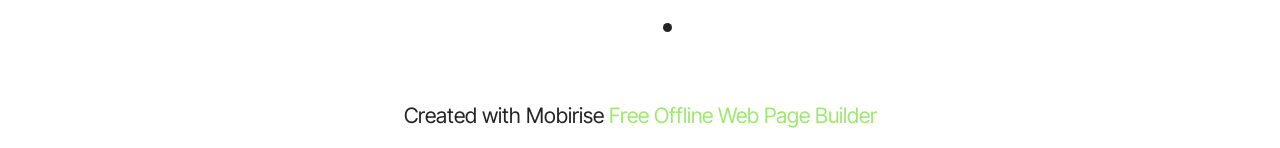
<file: page8.html>
<!DOCTYPE html>
<html  >
<head>
  <!-- Site made with Mobirise Website Builder v6.0.6, https://mobirise.com -->
  <meta charset="UTF-8">
  <meta http-equiv="X-UA-Compatible" content="IE=edge">
  <meta name="generator" content="Mobirise v6.0.6, mobirise.com">
  <meta name="viewport" content="width=device-width, initial-scale=1, minimum-scale=1">
  <link rel="shortcut icon" href="assets/images/logo512x512-96x96.png" type="image/x-icon">
  <meta name="description" content="">
  
  
  <title>Menu</title>
  <link rel="stylesheet" href="assets/web/assets/mobirise-icons2/mobirise2.css">
  <link rel="stylesheet" href="assets/bootstrap/css/bootstrap.min.css">
  <link rel="stylesheet" href="assets/bootstrap/css/bootstrap-grid.min.css">
  <link rel="stylesheet" href="assets/bootstrap/css/bootstrap-reboot.min.css">
  <link rel="stylesheet" href="assets/dropdown/css/style.css">
  <link rel="stylesheet" href="assets/theme/css/style.css">
  <link rel="preload" href="https://fonts.googleapis.com/css?family=Inter+Tight:100,200,300,400,500,600,700,800,900,100i,200i,300i,400i,500i,600i,700i,800i,900i&display=swap" as="style" onload="this.onload=null;this.rel='stylesheet'">
  <noscript><link rel="stylesheet" href="https://fonts.googleapis.com/css?family=Inter+Tight:100,200,300,400,500,600,700,800,900,100i,200i,300i,400i,500i,600i,700i,800i,900i&display=swap"></noscript>
  <link rel="preload" as="style" href="assets/mobirise/css/mbr-additional.css?v=6ZI68K"><link rel="stylesheet" href="assets/mobirise/css/mbr-additional.css?v=6ZI68K" type="text/css">

  
  
  
</head>
<body>
  
  <section data-bs-version="5.1" class="menu menu1 cid-vxVzj9zgdS" once="menu" id="menu01-3i">
	

	<nav class="navbar navbar-dropdown navbar-fixed-top navbar-expand-lg">
		<div class="container">
			<div class="navbar-brand">
				<span class="navbar-logo">
					<a href="https://mobiri.se">
						<img src="assets/images/logo512x512-96x96.png" alt="Plerry's Confectionaries" style="height: 3rem;">
					</a>
				</span>
				<span class="navbar-caption-wrap"><a class="navbar-caption text-info display-4" href="URL">Plerry's Confectionaries</a></span>
			</div>
			<button class="navbar-toggler" type="button" data-toggle="collapse" data-bs-toggle="collapse" data-target="#navbarSupportedContent" data-bs-target="#navbarSupportedContent" aria-controls="navbarNavAltMarkup" aria-expanded="false" aria-label="Toggle navigation">
				<div class="hamburger">
					<span></span>
					<span></span>
					<span></span>
					<span></span>
				</div>
			</button>
			<div class="collapse navbar-collapse" id="navbarSupportedContent">
				<ul class="navbar-nav nav-dropdown" data-app-modern-menu="true"><li class="nav-item">
						<a class="nav-link link text-info text-primary display-4" href="index.html">Home</a>
					</li>
					<li class="nav-item">
						<a class="nav-link link text-info text-primary display-4" href="features.html" aria-expanded="false">Features</a>
					</li><li class="nav-item dropdown"><a class="nav-link link text-info text-primary dropdown-toggle display-4" href="https://wa.me/234 7052681809" data-toggle="dropdown-submenu" data-bs-toggle="dropdown" data-bs-auto-close="outside" aria-expanded="false">Explore</a><div class="dropdown-menu" aria-labelledby="dropdown-299"><a class="text-info text-primary dropdown-item display-4" href="about.html">About Us</a><a class="text-info text-primary dropdown-item display-4" href="page6.html">Terms &amp; <br>conditions</a><a class="text-info text-primary dropdown-item display-4" href="page7.html">Testimonies</a><a class="text-info text-primary dropdown-item display-4" href="page7.html">Menu<br><br></a></div></li><li class="nav-item"><a class="nav-link link text-info text-primary display-4" href="page5.html">Gallery</a></li>
					<li class="nav-item">
						<a class="nav-link link text-info text-primary display-4" href="forms.html">Form</a>
					</li><li class="nav-item"><a class="nav-link link text-info text-primary display-4" href="contacts.html">Contacts</a></li></ul>
				
				<div class="navbar-buttons mbr-section-btn"><a class="btn btn-info display-4" href="contacts.html">Journey to a taste of greatness</a></div>
			</div>
		</div>
	</nav>
</section>

<section data-bs-version="5.1" class="features5 cid-vxVC2pOf6e" id="features05-3l">
  

  
  
  <div class="container">
    <div class="row mb-5 justify-content-center">
      <div class="col-12 content-head">
        <h3 class="mbr-section-title mbr-fonts-style align-center mb-0 display-2">
          <strong>Our Menu</strong></h3>
        <h5 class="mbr-section-subtitle mbr-fonts-style align-center mb-0 mt-4 display-7">Our Beautiful and delightful menu just for our wonderful customers.</h5>
      </div>
    </div>
    <div class="row">
      
      <div class="item features-without-image col-12 col-md-6 col-lg-6 item-mb active">
        <div class="item-wrapper">
          <div class="card-box align-left">
            
            <h5 class="card-title mbr-fonts-style display-5">
              <strong>Promotion</strong>
            </h5>
            <p class="card-text mbr-fonts-style display-7">- Vanilla Cake<br>- Chocolate Cake<br>- Red Velvet<br>- Fruit Cake&nbsp;<br>- Sponge Cake<br>- Marble Cake<br>- Coconut Cake<br>- Lemon Cake&nbsp;<br>- Funfetti Cake<br>- Black Forest Cake&nbsp;<br>-&nbsp; Chiffon Cake<br><br></p>

            
          </div>
        </div>
      </div>
      <div class="item features-without-image col-12 col-md-6 col-lg-6 item-mb">
        <div class="item-wrapper">
          <div class="card-box align-left">
            
            <h5 class="card-title mbr-fonts-style display-5"><strong>Snacks</strong></h5>
            <p class="card-text mbr-fonts-style display-7">- Doughnut both plain and also with flavored toppings&nbsp;<br>- Milky Doughnut<br>- Eggrolls<br>- Puff - Puff<br>- Banana Bread with your favorite toppings<br>- Small Chops<br>- Meat Pie&nbsp;<br>- Chicken Pie&nbsp;<br>- Sausage<br>- Fish roll<br>- Chin-chin<br>- Cupcakes<br>- Cookies<br></p>

            
          </div>
        </div>
      </div><div class="item features-without-image col-12 col-md-6 col-lg-6 item-mb">
        <div class="item-wrapper">
          <div class="card-box align-left">
            
            <h5 class="card-title mbr-fonts-style display-5"><strong>Food</strong></h5>
            <p class="card-text mbr-fonts-style display-7">- Spaghetti Bolognese + Turkey<br>- Jellof Rice + Turkey/Meat + Plantain<br>- Fried Rice + Chicken<br>- White Rice and peppered stew + Turkey + Plantain<br>- Asun&nbsp;<br>- Smoky Jellof Rice<br>- Fries and ketchup&nbsp;<br><br></p><p></p><p></p><p></p><p></p><p>&nbsp;</p><p></p><p><br></p><p></p>

            
          </div>
        </div>
      </div><div class="item features-without-image col-12 col-md-6 col-lg-6 item-mb">
        <div class="item-wrapper">
          <div class="card-box align-left">
            
            <h5 class="card-title mbr-fonts-style display-5"><strong>Drink</strong></h5>
            <p class="card-text mbr-fonts-style display-7">- Fruit Parfait<br>- Cake Parfait<br>- Coconut/Banana smoothie&nbsp;<br>- Ice - Cream&nbsp;<br>- Milk Shake<br>- Fruit Drinks&nbsp;<br>- Mocktails<br><br></p>

            
          </div>
        </div>
      </div>
    </div>
  </div>
</section>

<section data-bs-version="5.1" class="footer2 cid-vxVzjqi2d2" once="footers" id="footer02-3k">
    

    
    

    <div class="container">
        <div class="row">
            <div class="col-12 col-lg-6 center mt-2 mb-3">
                <p class="mbr-fonts-style copyright mb-0 display-4">
                    © Copyright 2026 Plerry's Confectionaries - All Rights Reserved
                </p>
            </div>
            <div class="col-12 col-lg-6 center">
                <div class="row-links mt-2 mb-3">
                    <ul class="row-links-soc">
                        
                        
                        
                        
                    <li class="row-links-soc-item mbr-fonts-style display-7">
                            <a href="#" class="text-white">Instagram</a>
                        </li><li class="row-links-soc-item mbr-fonts-style display-7">Whatsapp</li><li class="row-links-soc-item mbr-fonts-style display-7">Linkedin</li><li class="row-links-soc-item mbr-fonts-style display-7">
                            <a href="#" class="text-white">TikTok</a>
                        </li><li class="row-links-soc-item mbr-fonts-style display-5"></li></ul>
                </div>
            </div>
        </div>
    </div>
</section><section class="display-7" style="padding: 0;align-items: center;justify-content: center;flex-wrap: wrap;    align-content: center;display: flex;position: relative;height: 4rem;"><a href="https://mobiri.se/3116024" style="flex: 1 1;height: 4rem;position: absolute;width: 100%;z-index: 1;"><img alt="Mobirise.com" style="height: 4rem;" src="[data-uri]"></a><p style="margin: 0;text-align: center;" class="display-7">Created with Mobirise &#8204;</p><a style="z-index:1" href="https://mobirise.com/offline-website-builder.html">Free Offline Web Page Builder</a></section><script src="assets/bootstrap/js/bootstrap.bundle.min.js"></script>  <script src="assets/smoothscroll/smooth-scroll.js"></script>  <script src="assets/ytplayer/index.js"></script>  <script src="assets/dropdown/js/navbar-dropdown.js"></script>  <script src="assets/theme/js/script.js"></script>  
  
  
</body>
</html>
</file>
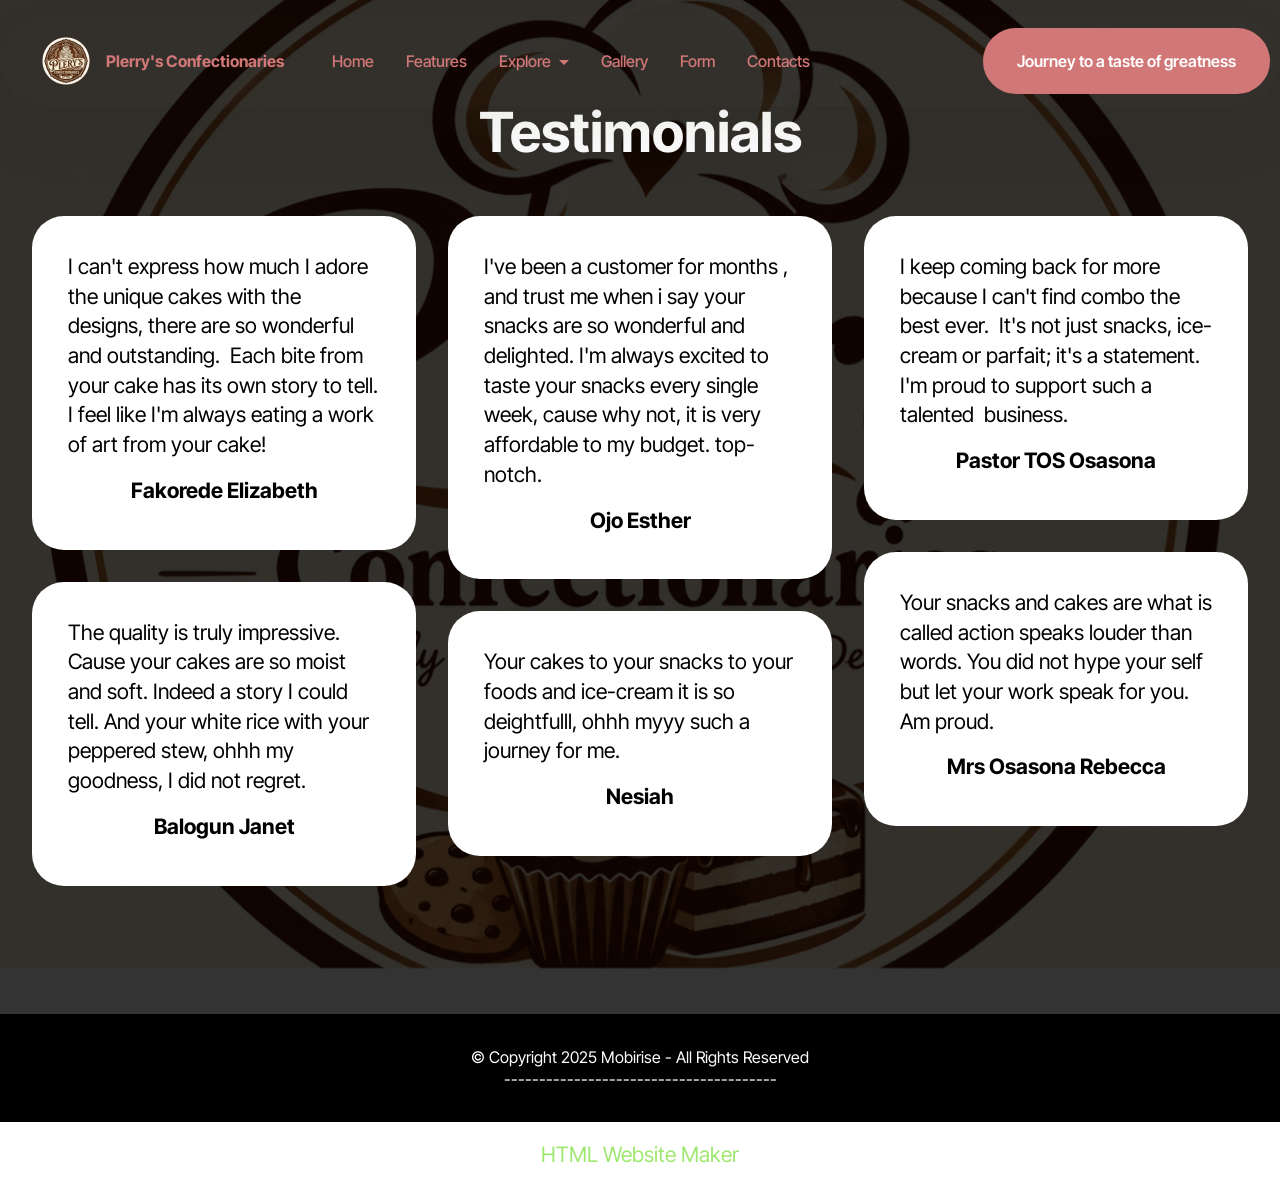
<file: page9.html>
<!DOCTYPE html>
<html  >
<head>
  <!-- Site made with Mobirise Website Builder v6.0.6, https://mobirise.com -->
  <meta charset="UTF-8">
  <meta http-equiv="X-UA-Compatible" content="IE=edge">
  <meta name="generator" content="Mobirise v6.0.6, mobirise.com">
  <meta name="viewport" content="width=device-width, initial-scale=1, minimum-scale=1">
  <link rel="shortcut icon" href="assets/images/logo512x512-96x96.png" type="image/x-icon">
  <meta name="description" content="">
  
  
  <title>Read more</title>
  <link rel="stylesheet" href="assets/web/assets/mobirise-icons2/mobirise2.css">
  <link rel="stylesheet" href="assets/bootstrap/css/bootstrap.min.css">
  <link rel="stylesheet" href="assets/bootstrap/css/bootstrap-grid.min.css">
  <link rel="stylesheet" href="assets/bootstrap/css/bootstrap-reboot.min.css">
  <link rel="stylesheet" href="assets/parallax/jarallax.css">
  <link rel="stylesheet" href="assets/dropdown/css/style.css">
  <link rel="stylesheet" href="assets/theme/css/style.css">
  <link rel="preload" href="https://fonts.googleapis.com/css?family=Inter+Tight:100,200,300,400,500,600,700,800,900,100i,200i,300i,400i,500i,600i,700i,800i,900i&display=swap" as="style" onload="this.onload=null;this.rel='stylesheet'">
  <noscript><link rel="stylesheet" href="https://fonts.googleapis.com/css?family=Inter+Tight:100,200,300,400,500,600,700,800,900,100i,200i,300i,400i,500i,600i,700i,800i,900i&display=swap"></noscript>
  <link rel="preload" as="style" href="assets/mobirise/css/mbr-additional.css?v=7BwrDf"><link rel="stylesheet" href="assets/mobirise/css/mbr-additional.css?v=7BwrDf" type="text/css">

  
  
  
</head>
<body>
  
  <section data-bs-version="5.1" class="menu menu1 cid-vyM6bpyzwn" once="menu" id="menu01-3r">
	

	<nav class="navbar navbar-dropdown navbar-fixed-top navbar-expand-lg">
		<div class="container">
			<div class="navbar-brand">
				<span class="navbar-logo">
					<a href="https://mobiri.se">
						<img src="assets/images/logo512x512-96x96.png" alt="Plerry's Confectionaries" style="height: 3rem;">
					</a>
				</span>
				<span class="navbar-caption-wrap"><a class="navbar-caption text-info display-4" href="URL">Plerry's Confectionaries</a></span>
			</div>
			<button class="navbar-toggler" type="button" data-toggle="collapse" data-bs-toggle="collapse" data-target="#navbarSupportedContent" data-bs-target="#navbarSupportedContent" aria-controls="navbarNavAltMarkup" aria-expanded="false" aria-label="Toggle navigation">
				<div class="hamburger">
					<span></span>
					<span></span>
					<span></span>
					<span></span>
				</div>
			</button>
			<div class="collapse navbar-collapse" id="navbarSupportedContent">
				<ul class="navbar-nav nav-dropdown" data-app-modern-menu="true"><li class="nav-item">
						<a class="nav-link link text-info text-primary display-4" href="index.html">Home</a>
					</li>
					<li class="nav-item">
						<a class="nav-link link text-info text-primary display-4" href="features.html" aria-expanded="false">Features</a>
					</li><li class="nav-item dropdown"><a class="nav-link link text-info text-primary dropdown-toggle display-4" href="https://wa.me/234 7052681809" data-toggle="dropdown-submenu" data-bs-toggle="dropdown" data-bs-auto-close="outside" aria-expanded="false">Explore</a><div class="dropdown-menu" aria-labelledby="dropdown-299"><a class="text-info text-primary dropdown-item display-4" href="about.html">About Us</a><a class="text-info text-primary dropdown-item display-4" href="page6.html">Terms &amp; <br>conditions</a><a class="text-info text-primary dropdown-item display-4" href="page7.html">Testimonies</a><a class="text-info text-primary dropdown-item display-4" href="menu.html">Menu<br><br></a></div></li><li class="nav-item"><a class="nav-link link text-info text-primary display-4" href="page5.html">Gallery</a></li>
					<li class="nav-item">
						<a class="nav-link link text-info text-primary display-4" href="forms.html">Form</a>
					</li><li class="nav-item"><a class="nav-link link text-info text-primary display-4" href="contacts.html">Contacts</a></li></ul>
				
				<div class="navbar-buttons mbr-section-btn"><a class="btn btn-info display-4" href="menu.html">Journey to a taste of greatness</a></div>
			</div>
		</div>
	</nav>
</section>

<section data-bs-version="5.1" class="people04 cid-vyM6bFvISQ mbr-parallax-background" id="people04-3u">
	
	<div class="mbr-overlay" style="opacity: 0.8; background-color: rgb(0, 0, 0);">
	</div>
	<div class="container">
		<div class="row mb-5 justify-content-center">
			<div class="col-12 mb-0 content-head">
				<h3 class="mbr-section-title mbr-fonts-style align-center mb-0 display-2">
					<strong>Testimonials</strong>
				</h3>
				
			</div>
		</div>
		<div class="row mbr-masonry" data-masonry="{&quot;percentPosition&quot;: true }">
			<div class="item features-without-image col-12 col-md-6 col-lg-4 active">
				<div class="item-wrapper">
					<div class="card-box align-left">
						<p class="card-text mbr-fonts-style display-7">
							I can't express how much I adore the unique cakes with the designs, there are so wonderful and outstanding.&nbsp; Each bite from your cake has its own story to tell. I feel like I'm always eating a work of art from your cake!
						</p>
						
						<h5 class="card-title mbr-fonts-style display-7"><strong>Fakorede Elizabeth</strong></h5>
					</div>
				</div>
			</div>
			<div class="item features-without-image col-12 col-md-6 col-lg-4">
				<div class="item-wrapper">
					<div class="card-box align-left">
						<p class="card-text mbr-fonts-style display-7">
							I've been a customer for months , and trust me when i say your snacks are so wonderful and delighted. I'm always excited to taste your snacks every single week, cause why not, it is very affordable to my budget. top-notch.
						</p>
						
						<h5 class="card-title mbr-fonts-style display-7"><strong>Ojo Esther</strong></h5>
					</div>
				</div>
			</div>
			<div class="item features-without-image col-12 col-md-6 col-lg-4">
				<div class="item-wrapper">
					<div class="card-box align-left">
						<p class="card-text mbr-fonts-style display-7">
							I keep coming back for more because I can't find combo the best ever.&nbsp; It's not
							just snacks, ice-cream or parfait; it's a statement. I'm proud to support such a talented&nbsp; business.
						</p>
						
						<h5 class="card-title mbr-fonts-style display-7"><strong>Pastor TOS Osasona</strong></h5>
					</div>
				</div>
			</div>
			<div class="item features-without-image col-12 col-md-6 col-lg-4">
				<div class="item-wrapper">
					<div class="card-box align-left">
						<p class="card-text mbr-fonts-style display-7">Your snacks and cakes are what is called action speaks louder than words. You did not hype your self but let your work speak for you. Am proud.</p>
						
						<h5 class="card-title mbr-fonts-style display-7"><strong>Mrs Osasona Rebecca</strong></h5>
					</div>
				</div>
			</div>
			<div class="item features-without-image col-12 col-md-6 col-lg-4">
				<div class="item-wrapper">
					<div class="card-box align-left">
						<p class="card-text mbr-fonts-style display-7">
							The quality is truly impressive. Cause your cakes are so moist and soft. Indeed a story I could tell. And your white rice with your peppered stew, ohhh my goodness, I did not regret.</p>
						
						<h5 class="card-title mbr-fonts-style display-7"><strong>Balogun Janet</strong></h5>
					</div>
				</div>
			</div>
			<div class="item features-without-image col-12 col-md-6 col-lg-4">
				<div class="item-wrapper">
					<div class="card-box align-left">
						<p class="card-text mbr-fonts-style display-7">Your cakes to your snacks to your foods and ice-cream it is so deightfulll, ohhh myyy such a journey for me.</p>
						
						<h5 class="card-title mbr-fonts-style display-7"><strong>Nesiah</strong></h5>
					</div>
				</div>
			</div>
		</div>
	</div>
</section>

<section data-bs-version="5.1" class="footer4 cid-vzVukhEp5z" once="footers" id="footer04-3v">

    

    

    <div class="container">
        <div class="media-container-row align-center mbr-white">
            <div class="col-12">
                <p class="mbr-text mb-0 mbr-fonts-style display-4">
                    © Copyright 2025 Mobirise - All Rights Reserved
                <br>---------------------------------------<br></p>
            </div>
        </div>
    </div>
</section><section class="display-7" style="padding: 0;align-items: center;justify-content: center;flex-wrap: wrap;    align-content: center;display: flex;position: relative;height: 4rem;"><a href="https://mobiri.se/3116024" style="flex: 1 1;height: 4rem;position: absolute;width: 100%;z-index: 1;"><img alt="" style="height: 4rem;" src="[data-uri]"></a><p style="margin: 0;text-align: center;" class="display-7">&#8204;</p><a style="z-index:1" href="https://mobirise.com/html-builder.html">HTML Website Maker</a></section><script src="assets/bootstrap/js/bootstrap.bundle.min.js"></script>  <script src="assets/parallax/jarallax.js"></script>  <script src="assets/smoothscroll/smooth-scroll.js"></script>  <script src="assets/ytplayer/index.js"></script>  <script src="assets/dropdown/js/navbar-dropdown.js"></script>  <script src="assets/masonry/masonry.pkgd.min.js"></script>  <script src="assets/imagesloaded/imagesloaded.pkgd.min.js"></script>  <script src="assets/theme/js/script.js"></script>  
  
  
 <div id="scrollToTop" class="scrollToTop mbr-arrow-up"><a style="text-align: center;"><i class="mbr-arrow-up-icon mbr-arrow-up-icon-cm cm-icon cm-icon-smallarrow-up"></i></a></div>
  </body>
</html>
</file>
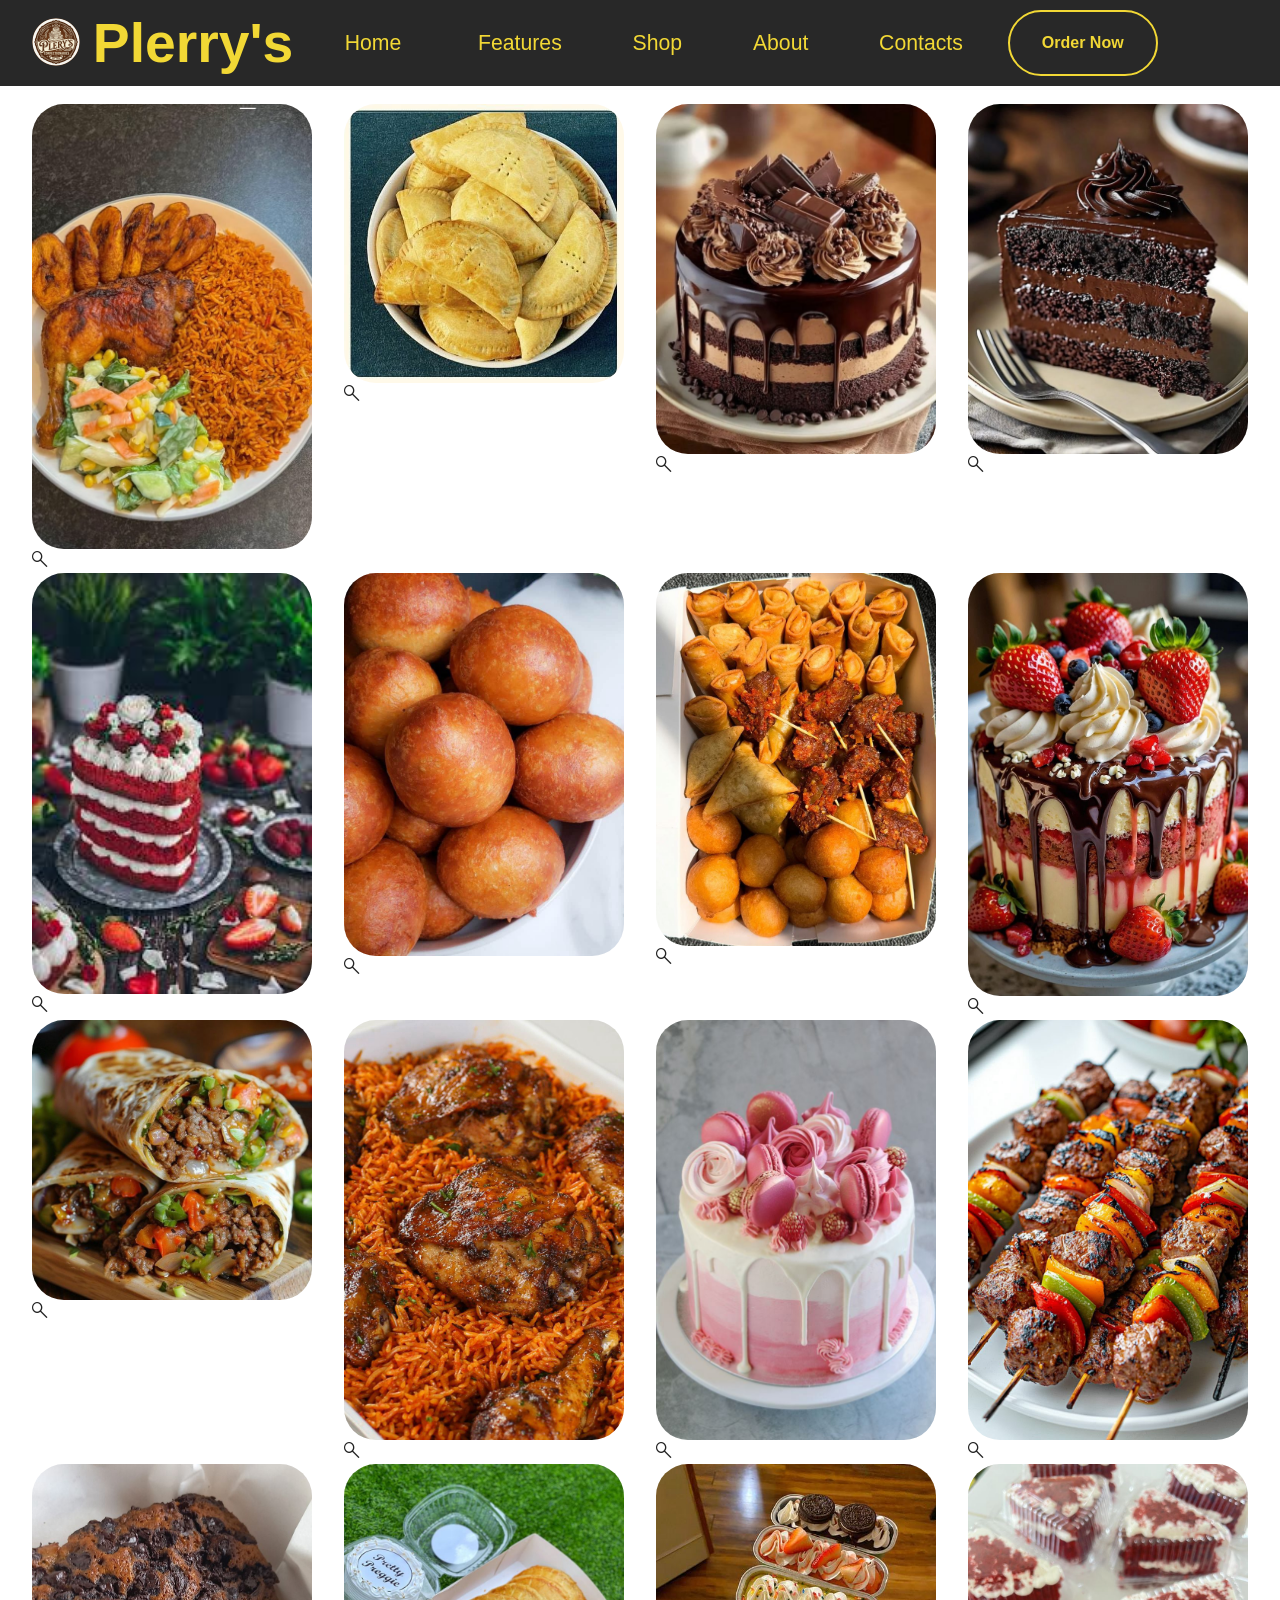
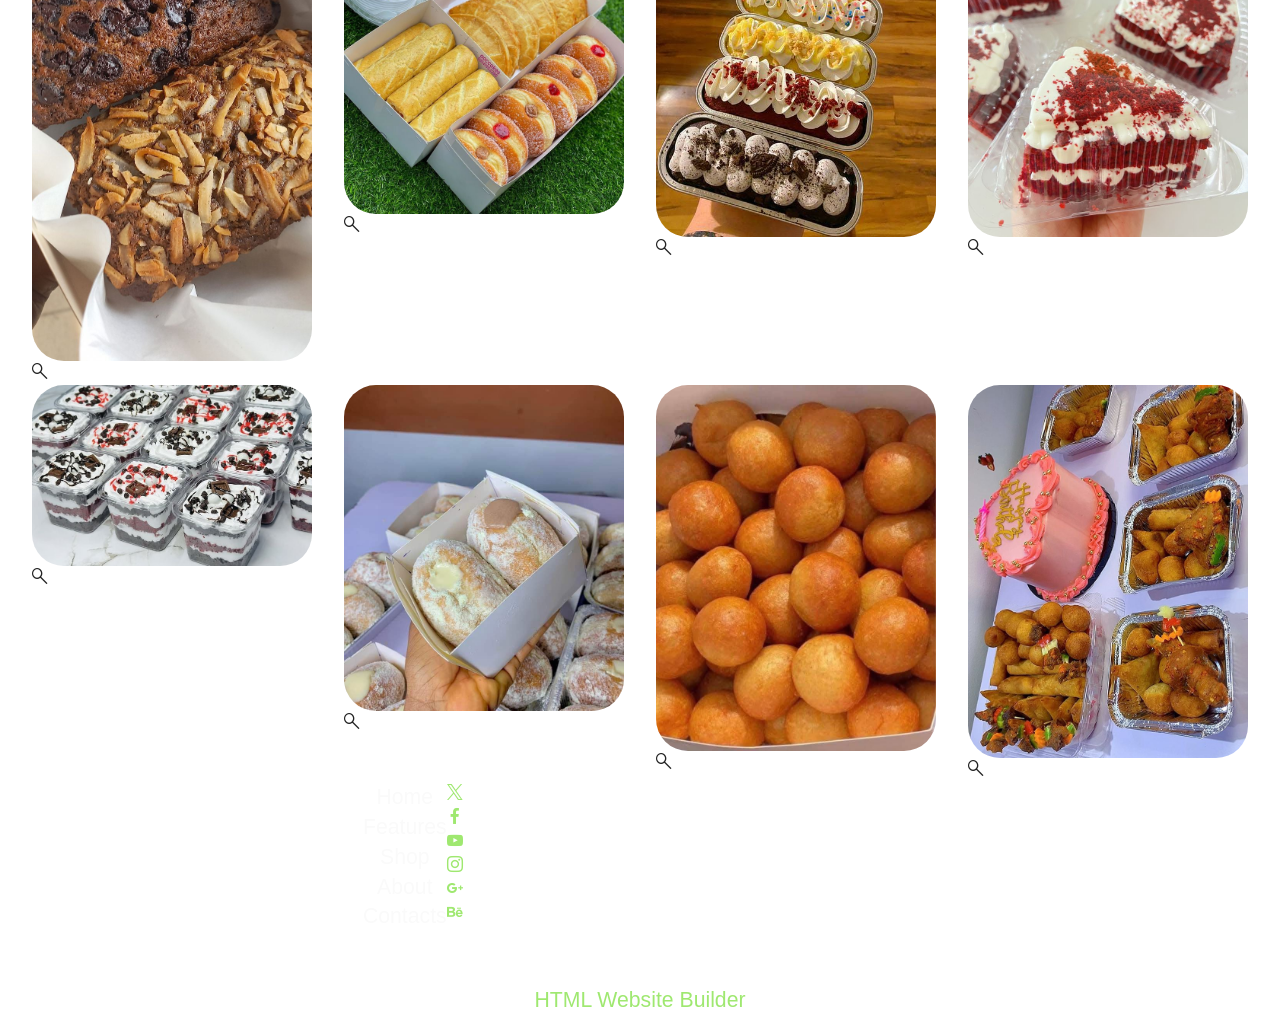
<file: shop.html>
<!DOCTYPE html>
<html  >
<head>
  <!-- Site made with Mobirise Website Builder v6.0.6, https://mobirise.com -->
  <meta charset="UTF-8">
  <meta http-equiv="X-UA-Compatible" content="IE=edge">
  <meta name="generator" content="Mobirise v6.0.6, mobirise.com">
  <meta name="viewport" content="width=device-width, initial-scale=1, minimum-scale=1">
  <link rel="shortcut icon" href="assets/images/logo512x512-128x128.png" type="image/x-icon">
  <meta name="description" content="what we do best">
  
  
  <title>&nbsp;Shop Now</title>
  <link rel="stylesheet" href="assets/web/assets/mobirise-icons2/mobirise2.css">
  <link rel="stylesheet" href="assets/bootstrap/css/bootstrap.min.css">
  <link rel="stylesheet" href="assets/bootstrap/css/bootstrap-grid.min.css">
  <link rel="stylesheet" href="assets/bootstrap/css/bootstrap-reboot.min.css">
  <link rel="stylesheet" href="assets/dropdown/css/style.css">
  <link rel="stylesheet" href="assets/socicon/css/styles.css">
  <link rel="stylesheet" href="assets/theme/css/style.css">
  <link rel="preload" href="https://fonts.googleapis.com/css?family=Inter:100,200,300,400,500,600,700,800,900,100i,200i,300i,400i,500i,600i,700i,800i,900i&display=swap" as="style" onload="this.onload=null;this.rel='stylesheet'">
  <noscript><link rel="stylesheet" href="https://fonts.googleapis.com/css?family=Inter:100,200,300,400,500,600,700,800,900,100i,200i,300i,400i,500i,600i,700i,800i,900i&display=swap"></noscript>
  <link rel="preload" as="style" href="assets/mobirise/css/mbr-additional.css?v=OlqLga"><link rel="stylesheet" href="assets/mobirise/css/mbr-additional.css?v=OlqLga" type="text/css">

  
  
  
</head>
<body>
  
  <section data-bs-version="5.1" class="menu menu3 cid-vwvMBU6UnN" once="menu" id="menu3-m">
    
    <nav class="navbar navbar-dropdown navbar-expand-lg">
        <div class="container">
            <div class="navbar-brand">
                <span class="navbar-logo">
                    <a href="https://mobiri.se">
                        <img src="assets/images/logo512x512-96x96.png" alt="Mobirise Website Builder" style="height: 3rem;">
                    </a>
                </span>
                <span class="navbar-caption-wrap"><a class="navbar-caption text-danger display-2" href="https://mobiri.se">Plerry's<br></a></span>
            </div>
            <button class="navbar-toggler" type="button" data-toggle="collapse" data-bs-toggle="collapse" data-target="#navbarSupportedContent" data-bs-target="#navbarSupportedContent" aria-controls="navbarNavAltMarkup" aria-expanded="false" aria-label="Toggle navigation">
                <div class="hamburger">
                    <span></span>
                    <span></span>
                    <span></span>
                    <span></span>
                </div>
            </button>
            <div class="collapse navbar-collapse" id="navbarSupportedContent">
                <ul class="navbar-nav nav-dropdown" data-app-modern-menu="true"><li class="nav-item"><a class="nav-link link text-danger text-primary display-7" href="index.html">Home&nbsp;</a></li>
                    <li class="nav-item"><a class="nav-link link text-danger text-primary display-7" href="features.html">Features</a></li>
                    <li class="nav-item"><a class="nav-link link text-danger text-primary display-7" href="shop.html">Shop</a>
                    </li><li class="nav-item"><a class="nav-link link text-danger text-primary display-7" href="About.html">About</a></li><li class="nav-item"><a class="nav-link link text-danger text-primary display-7" href="contact.html">Contacts</a></li></ul>
                
                <div class="navbar-buttons mbr-section-btn"><a class="btn btn-danger-outline display-4" href="contact.html">Order Now</a></div>
            </div>
        </div>
    </nav>
</section>

<section data-bs-version="5.1" class="gallery6 mbr-gallery cid-vwCCl9vIZB" id="gallery6-27">
    

    

    <div class="container-fluid">
        <div class="mbr-section-head">
            <h3 class="mbr-section-title mbr-fonts-style align-center m-0 display-2"><strong>Watch Our Gallery</strong></h3>
            
        </div>
        <div class="row mbr-gallery mt-4">
            <div class="col-12 col-md-6 col-lg-3 item gallery-image">
                <div class="item-wrapper" data-toggle="modal" data-bs-toggle="modal" data-target="#vwNq6qy4PD-modal" data-bs-target="#vwNq6qy4PD-modal">
                    <img class="w-100" src="assets/images/115897390406425080-566x900.jpg" alt="Mobirise Website Builder" data-slide-to="0" data-bs-slide-to="0" data-target="#lb-vwNq6qy4PD" data-bs-target="#lb-vwNq6qy4PD">
                    <div class="icon-wrapper">
                        <span class="mobi-mbri mobi-mbri-search mbr-iconfont mbr-iconfont-btn"></span>
                    </div>
                </div>
                
            </div><div class="col-12 col-md-6 col-lg-3 item gallery-image">
                <div class="item-wrapper" data-toggle="modal" data-bs-toggle="modal" data-target="#vwNq6qy4PD-modal" data-bs-target="#vwNq6qy4PD-modal">
                    <img class="w-100" src="assets/images/176273772909926288-473x471.jpg" alt="Mobirise Website Builder" data-slide-to="1" data-bs-slide-to="1" data-target="#lb-vwNq6qy4PD" data-bs-target="#lb-vwNq6qy4PD">
                    <div class="icon-wrapper">
                        <span class="mobi-mbri mobi-mbri-search mbr-iconfont mbr-iconfont-btn"></span>
                    </div>
                </div>
                
            </div>
            <div class="col-12 col-md-6 col-lg-3 item gallery-image">
                <div class="item-wrapper" data-toggle="modal" data-bs-toggle="modal" data-target="#vwNq6qy4PD-modal" data-bs-target="#vwNq6qy4PD-modal">
                    <img class="w-100" src="assets/images/122723158592109276-566x708.jpg" alt="Mobirise Website Builder" data-slide-to="2" data-bs-slide-to="2" data-target="#lb-vwNq6qy4PD" data-bs-target="#lb-vwNq6qy4PD">
                    <div class="icon-wrapper">
                        <span class="mobi-mbri mobi-mbri-search mbr-iconfont mbr-iconfont-btn"></span>
                    </div>
                </div>
                
            </div>
            <div class="col-12 col-md-6 col-lg-3 item gallery-image">
                <div class="item-wrapper" data-toggle="modal" data-bs-toggle="modal" data-target="#vwNq6qy4PD-modal" data-bs-target="#vwNq6qy4PD-modal">
                    <img class="w-100" src="assets/images/post20by20topdeliciousrecipe20c2b720120image-566x708.jpg" alt="Mobirise Website Builder" data-slide-to="3" data-bs-slide-to="3" data-target="#lb-vwNq6qy4PD" data-bs-target="#lb-vwNq6qy4PD">
                    <div class="icon-wrapper">
                        <span class="mobi-mbri mobi-mbri-search mbr-iconfont mbr-iconfont-btn"></span>
                    </div>
                </div>
                
            </div>
            <div class="col-12 col-md-6 col-lg-3 item gallery-image">
                <div class="item-wrapper" data-toggle="modal" data-bs-toggle="modal" data-target="#vwNq6qy4PD-modal" data-bs-target="#vwNq6qy4PD-modal">
                    <img class="w-100" src="assets/images/images-183x275.jpg" alt="Mobirise Website Builder" data-slide-to="4" data-bs-slide-to="4" data-target="#lb-vwNq6qy4PD" data-bs-target="#lb-vwNq6qy4PD">
                    <div class="icon-wrapper">
                        <span class="mobi-mbri mobi-mbri-search mbr-iconfont mbr-iconfont-btn"></span>
                    </div>
                </div>
                
            </div><div class="col-12 col-md-6 col-lg-3 item gallery-image">
                <div class="item-wrapper" data-toggle="modal" data-bs-toggle="modal" data-target="#vwNq6qy4PD-modal" data-bs-target="#vwNq6qy4PD-modal">
                    <img class="w-100" src="assets/images/crunchy20sweet20chewy20and20soft20fried20dough-20thise280a6-736x1006.jpg" alt="Mobirise Website Builder" data-slide-to="5" data-bs-slide-to="5" data-target="#lb-vwNq6qy4PD" data-bs-target="#lb-vwNq6qy4PD">
                    <div class="icon-wrapper">
                        <span class="mobi-mbri mobi-mbri-search mbr-iconfont mbr-iconfont-btn"></span>
                    </div>
                </div>
                
            </div><div class="col-12 col-md-6 col-lg-3 item gallery-image">
                <div class="item-wrapper" data-toggle="modal" data-bs-toggle="modal" data-target="#vwNq6qy4PD-modal" data-bs-target="#vwNq6qy4PD-modal">
                    <img class="w-100" src="assets/images/i20think20ite28099s20safe20to20call20this20season20a20season20ofe280a6-736x981.jpg" alt="Mobirise Website Builder" data-slide-to="6" data-bs-slide-to="6" data-target="#lb-vwNq6qy4PD" data-bs-target="#lb-vwNq6qy4PD">
                    <div class="icon-wrapper">
                        <span class="mobi-mbri mobi-mbri-search mbr-iconfont mbr-iconfont-btn"></span>
                    </div>
                </div>
                
            </div><div class="col-12 col-md-6 col-lg-3 item gallery-image">
                <div class="item-wrapper" data-toggle="modal" data-bs-toggle="modal" data-target="#vwNq6qy4PD-modal" data-bs-target="#vwNq6qy4PD-modal">
                    <img class="w-100" src="assets/images/download2014-735x1109.jpg" alt="Mobirise Website Builder" data-slide-to="7" data-bs-slide-to="7" data-target="#lb-vwNq6qy4PD" data-bs-target="#lb-vwNq6qy4PD">
                    <div class="icon-wrapper">
                        <span class="mobi-mbri mobi-mbri-search mbr-iconfont mbr-iconfont-btn"></span>
                    </div>
                </div>
                
            </div><div class="col-12 col-md-6 col-lg-3 item gallery-image">
                <div class="item-wrapper" data-toggle="modal" data-bs-toggle="modal" data-target="#vwNq6qy4PD-modal" data-bs-target="#vwNq6qy4PD-modal">
                    <img class="w-100" src="assets/images/download2013-680x680.jpg" alt="Mobirise Website Builder" data-slide-to="8" data-bs-slide-to="8" data-target="#lb-vwNq6qy4PD" data-bs-target="#lb-vwNq6qy4PD">
                    <div class="icon-wrapper">
                        <span class="mobi-mbri mobi-mbri-search mbr-iconfont mbr-iconfont-btn"></span>
                    </div>
                </div>
                
            </div><div class="col-12 col-md-6 col-lg-3 item gallery-image">
                <div class="item-wrapper" data-toggle="modal" data-bs-toggle="modal" data-target="#vwNq6qy4PD-modal" data-bs-target="#vwNq6qy4PD-modal">
                    <img class="w-100" src="assets/images/baked20jollof20rice20-20kikifoodies-736x1104.jpg" alt="Mobirise Website Builder" data-slide-to="9" data-bs-slide-to="9" data-target="#lb-vwNq6qy4PD" data-bs-target="#lb-vwNq6qy4PD">
                    <div class="icon-wrapper">
                        <span class="mobi-mbri mobi-mbri-search mbr-iconfont mbr-iconfont-btn"></span>
                    </div>
                </div>
                
            </div><div class="col-12 col-md-6 col-lg-3 item gallery-image">
                <div class="item-wrapper" data-toggle="modal" data-bs-toggle="modal" data-target="#vwNq6qy4PD-modal" data-bs-target="#vwNq6qy4PD-modal">
                    <img class="w-100" src="assets/images/2955555995937699-564x846.jpg" alt="Mobirise Website Builder" data-slide-to="10" data-bs-slide-to="10" data-target="#lb-vwNq6qy4PD" data-bs-target="#lb-vwNq6qy4PD">
                    <div class="icon-wrapper">
                        <span class="mobi-mbri mobi-mbri-search mbr-iconfont mbr-iconfont-btn"></span>
                    </div>
                </div>
                
            </div><div class="col-12 col-md-6 col-lg-3 item gallery-image">
                <div class="item-wrapper" data-toggle="modal" data-bs-toggle="modal" data-target="#vwNq6qy4PD-modal" data-bs-target="#vwNq6qy4PD-modal">
                    <img class="w-100" src="assets/images/flame-grilled20beef20kebabs20with20colorful20veggies20-20smoky20juicy20and20full20of20flavor-736x1104.jpg" alt="Mobirise Website Builder" data-slide-to="11" data-bs-slide-to="11" data-target="#lb-vwNq6qy4PD" data-bs-target="#lb-vwNq6qy4PD">
                    <div class="icon-wrapper">
                        <span class="mobi-mbri mobi-mbri-search mbr-iconfont mbr-iconfont-btn"></span>
                    </div>
                </div>
                
            </div><div class="col-12 col-md-6 col-lg-3 item gallery-image">
                <div class="item-wrapper" data-toggle="modal" data-bs-toggle="modal" data-target="#vwNq6qy4PD-modal" data-bs-target="#vwNq6qy4PD-modal">
                    <img class="w-100" src="assets/images/best20banana20bread20in20lagos201-735x1306.jpg" alt="Mobirise Website Builder" data-slide-to="12" data-bs-slide-to="12" data-target="#lb-vwNq6qy4PD" data-bs-target="#lb-vwNq6qy4PD">
                    <div class="icon-wrapper">
                        <span class="mobi-mbri mobi-mbri-search mbr-iconfont mbr-iconfont-btn"></span>
                    </div>
                </div>
                
            </div><div class="col-12 col-md-6 col-lg-3 item gallery-image">
                <div class="item-wrapper" data-toggle="modal" data-bs-toggle="modal" data-target="#vwNq6qy4PD-modal" data-bs-target="#vwNq6qy4PD-modal">
                    <img class="w-100" src="assets/images/to20place20your20orders20-20click20the20link20on20our20bioe280a6-736x920.jpg" alt="Mobirise Website Builder" data-slide-to="13" data-bs-slide-to="13" data-target="#lb-vwNq6qy4PD" data-bs-target="#lb-vwNq6qy4PD">
                    <div class="icon-wrapper">
                        <span class="mobi-mbri mobi-mbri-search mbr-iconfont mbr-iconfont-btn"></span>
                    </div>
                </div>
                
            </div><div class="col-12 col-md-6 col-lg-3 item gallery-image">
                <div class="item-wrapper" data-toggle="modal" data-bs-toggle="modal" data-target="#vwNq6qy4PD-modal" data-bs-target="#vwNq6qy4PD-modal">
                    <img class="w-100" src="assets/images/140806234456645-450x600.jpg" alt="Mobirise Website Builder" data-slide-to="14" data-bs-slide-to="14" data-target="#lb-vwNq6qy4PD" data-bs-target="#lb-vwNq6qy4PD">
                    <div class="icon-wrapper">
                        <span class="mobi-mbri mobi-mbri-search mbr-iconfont mbr-iconfont-btn"></span>
                    </div>
                </div>
                
            </div><div class="col-12 col-md-6 col-lg-3 item gallery-image">
                <div class="item-wrapper" data-toggle="modal" data-bs-toggle="modal" data-target="#vwNq6qy4PD-modal" data-bs-target="#vwNq6qy4PD-modal">
                    <img class="w-100" src="assets/images/red20velvet20cake20e29da3efb88f-736x981.jpg" alt="Mobirise Website Builder" data-slide-to="15" data-bs-slide-to="15" data-target="#lb-vwNq6qy4PD" data-bs-target="#lb-vwNq6qy4PD">
                    <div class="icon-wrapper">
                        <span class="mobi-mbri mobi-mbri-search mbr-iconfont mbr-iconfont-btn"></span>
                    </div>
                </div>
                
            </div><div class="col-12 col-md-6 col-lg-3 item gallery-image">
                <div class="item-wrapper" data-toggle="modal" data-bs-toggle="modal" data-target="#vwNq6qy4PD-modal" data-bs-target="#vwNq6qy4PD-modal">
                    <img class="w-100" src="assets/images/cake20parfait-735x475.jpg" alt="Mobirise Website Builder" data-slide-to="16" data-bs-slide-to="16" data-target="#lb-vwNq6qy4PD" data-bs-target="#lb-vwNq6qy4PD">
                    <div class="icon-wrapper">
                        <span class="mobi-mbri mobi-mbri-search mbr-iconfont mbr-iconfont-btn"></span>
                    </div>
                </div>
                
            </div><div class="col-12 col-md-6 col-lg-3 item gallery-image">
                <div class="item-wrapper" data-toggle="modal" data-bs-toggle="modal" data-target="#vwNq6qy4PD-modal" data-bs-target="#vwNq6qy4PD-modal">
                    <img class="w-100" src="assets/images/milky20doughnut-720x839.jpg" alt="Mobirise Website Builder" data-slide-to="17" data-bs-slide-to="17" data-target="#lb-vwNq6qy4PD" data-bs-target="#lb-vwNq6qy4PD">
                    <div class="icon-wrapper">
                        <span class="mobi-mbri mobi-mbri-search mbr-iconfont mbr-iconfont-btn"></span>
                    </div>
                </div>
                
            </div><div class="col-12 col-md-6 col-lg-3 item gallery-image">
                <div class="item-wrapper" data-toggle="modal" data-bs-toggle="modal" data-target="#vwNq6qy4PD-modal" data-bs-target="#vwNq6qy4PD-modal">
                    <img class="w-100" src="assets/images/fingerfoods-720x941.jpg" alt="Mobirise Website Builder" data-slide-to="18" data-bs-slide-to="18" data-target="#lb-vwNq6qy4PD" data-bs-target="#lb-vwNq6qy4PD">
                    <div class="icon-wrapper">
                        <span class="mobi-mbri mobi-mbri-search mbr-iconfont mbr-iconfont-btn"></span>
                    </div>
                </div>
                
            </div><div class="col-12 col-md-6 col-lg-3 item gallery-image">
                <div class="item-wrapper" data-toggle="modal" data-bs-toggle="modal" data-target="#vwNq6qy4PD-modal" data-bs-target="#vwNq6qy4PD-modal">
                    <img class="w-100" src="assets/images/such20a20happy20day20with20a20yummy20beautiful20platter20toe280a6-735x980.jpg" alt="Mobirise Website Builder" data-slide-to="19" data-bs-slide-to="19" data-target="#lb-vwNq6qy4PD" data-bs-target="#lb-vwNq6qy4PD">
                    <div class="icon-wrapper">
                        <span class="mobi-mbri mobi-mbri-search mbr-iconfont mbr-iconfont-btn"></span>
                    </div>
                </div>
                
            </div>
        </div>

        <div class="modal mbr-slider" tabindex="-1" role="dialog" aria-hidden="true" id="vwNq6qy4PD-modal">
            <div class="modal-dialog" role="document">
                <div class="modal-content">
                    <div class="modal-body">
                        <div class="carousel slide" id="lb-vwNq6qy4PD" data-interval="5000" data-bs-interval="5000">
                            <div class="carousel-inner">
                                <div class="carousel-item active">
                                    <img class="d-block w-100" src="assets/images/115897390406425080-566x900.jpg" alt="Mobirise Website Builder">
                                </div><div class="carousel-item">
                                    <img class="d-block w-100" src="assets/images/176273772909926288-473x471.jpg" alt="Mobirise Website Builder">
                                </div>
                                <div class="carousel-item">
                                    <img class="d-block w-100" src="assets/images/122723158592109276-566x708.jpg" alt="Mobirise Website Builder">
                                </div>
                                <div class="carousel-item">
                                    <img class="d-block w-100" src="assets/images/post20by20topdeliciousrecipe20c2b720120image-566x708.jpg" alt="Mobirise Website Builder">
                                </div>
                                <div class="carousel-item">
                                    <img class="d-block w-100" src="assets/images/images-183x275.jpg" alt="Mobirise Website Builder">
                                </div><div class="carousel-item">
                                    <img class="d-block w-100" src="assets/images/crunchy20sweet20chewy20and20soft20fried20dough-20thise280a6-736x1006.jpg" alt="Mobirise Website Builder">
                                </div><div class="carousel-item">
                                    <img class="d-block w-100" src="assets/images/i20think20ite28099s20safe20to20call20this20season20a20season20ofe280a6-736x981.jpg" alt="Mobirise Website Builder">
                                </div><div class="carousel-item">
                                    <img class="d-block w-100" src="assets/images/download2014-735x1109.jpg" alt="Mobirise Website Builder">
                                </div><div class="carousel-item">
                                    <img class="d-block w-100" src="assets/images/download2013-680x680.jpg" alt="Mobirise Website Builder">
                                </div><div class="carousel-item">
                                    <img class="d-block w-100" src="assets/images/baked20jollof20rice20-20kikifoodies-736x1104.jpg" alt="Mobirise Website Builder">
                                </div><div class="carousel-item">
                                    <img class="d-block w-100" src="assets/images/2955555995937699-564x846.jpg" alt="Mobirise Website Builder">
                                </div><div class="carousel-item">
                                    <img class="d-block w-100" src="assets/images/flame-grilled20beef20kebabs20with20colorful20veggies20-20smoky20juicy20and20full20of20flavor-736x1104.jpg" alt="Mobirise Website Builder">
                                </div><div class="carousel-item">
                                    <img class="d-block w-100" src="assets/images/best20banana20bread20in20lagos201-735x1306.jpg" alt="Mobirise Website Builder">
                                </div><div class="carousel-item">
                                    <img class="d-block w-100" src="assets/images/to20place20your20orders20-20click20the20link20on20our20bioe280a6-736x920.jpg" alt="Mobirise Website Builder">
                                </div><div class="carousel-item">
                                    <img class="d-block w-100" src="assets/images/140806234456645-450x600.jpg" alt="Mobirise Website Builder">
                                </div><div class="carousel-item">
                                    <img class="d-block w-100" src="assets/images/red20velvet20cake20e29da3efb88f-736x981.jpg" alt="Mobirise Website Builder">
                                </div><div class="carousel-item">
                                    <img class="d-block w-100" src="assets/images/cake20parfait-735x475.jpg" alt="Mobirise Website Builder">
                                </div><div class="carousel-item">
                                    <img class="d-block w-100" src="assets/images/milky20doughnut-720x839.jpg" alt="Mobirise Website Builder">
                                </div><div class="carousel-item">
                                    <img class="d-block w-100" src="assets/images/fingerfoods-720x941.jpg" alt="Mobirise Website Builder">
                                </div><div class="carousel-item">
                                    <img class="d-block w-100" src="assets/images/such20a20happy20day20with20a20yummy20beautiful20platter20toe280a6-735x980.jpg" alt="Mobirise Website Builder">
                                </div>
                            </div>
                            <ol class="carousel-indicators">
                                <li data-slide-to="0" data-bs-slide-to="0" class="active" data-target="#lb-vwNq6qy4PD" data-bs-target="#lb-vwNq6qy4PD"></li><li data-slide-to="1" data-bs-slide-to="1" class="" data-target="#lb-vwNq6qy4PD" data-bs-target="#lb-vwNq6qy4PD"></li>
                                <li data-slide-to="2" data-bs-slide-to="2" data-target="#lb-vwNq6qy4PD" data-bs-target="#lb-vwNq6qy4PD"></li>
                                <li data-slide-to="3" data-bs-slide-to="3" data-target="#lb-vwNq6qy4PD" data-bs-target="#lb-vwNq6qy4PD"></li>
                                <li data-slide-to="4" data-bs-slide-to="4" data-target="#lb-vwNq6qy4PD" data-bs-target="#lb-vwNq6qy4PD"></li><li data-slide-to="5" data-bs-slide-to="5" data-target="#lb-vwNq6qy4PD" data-bs-target="#lb-vwNq6qy4PD"></li><li data-slide-to="6" data-bs-slide-to="6" data-target="#lb-vwNq6qy4PD" data-bs-target="#lb-vwNq6qy4PD"></li><li data-slide-to="7" data-bs-slide-to="7" data-target="#lb-vwNq6qy4PD" data-bs-target="#lb-vwNq6qy4PD"></li><li data-slide-to="8" data-bs-slide-to="8" data-target="#lb-vwNq6qy4PD" data-bs-target="#lb-vwNq6qy4PD"></li><li data-slide-to="9" data-bs-slide-to="9" data-target="#lb-vwNq6qy4PD" data-bs-target="#lb-vwNq6qy4PD"></li><li data-slide-to="10" data-bs-slide-to="10" data-target="#lb-vwNq6qy4PD" data-bs-target="#lb-vwNq6qy4PD"></li><li data-slide-to="11" data-bs-slide-to="11" data-target="#lb-vwNq6qy4PD" data-bs-target="#lb-vwNq6qy4PD"></li><li data-slide-to="12" data-bs-slide-to="12" data-target="#lb-vwNq6qy4PD" data-bs-target="#lb-vwNq6qy4PD"></li><li data-slide-to="13" data-bs-slide-to="13" data-target="#lb-vwNq6qy4PD" data-bs-target="#lb-vwNq6qy4PD"></li><li data-slide-to="14" data-bs-slide-to="14" data-target="#lb-vwNq6qy4PD" data-bs-target="#lb-vwNq6qy4PD"></li><li data-slide-to="15" data-bs-slide-to="15" data-target="#lb-vwNq6qy4PD" data-bs-target="#lb-vwNq6qy4PD"></li><li data-slide-to="16" data-bs-slide-to="16" data-target="#lb-vwNq6qy4PD" data-bs-target="#lb-vwNq6qy4PD"></li><li data-slide-to="17" data-bs-slide-to="17" data-target="#lb-vwNq6qy4PD" data-bs-target="#lb-vwNq6qy4PD"></li><li data-slide-to="18" data-bs-slide-to="18" data-target="#lb-vwNq6qy4PD" data-bs-target="#lb-vwNq6qy4PD"></li><li data-slide-to="19" data-bs-slide-to="19" data-target="#lb-vwNq6qy4PD" data-bs-target="#lb-vwNq6qy4PD"></li>
                            </ol>
                            <a role="button" href="" class="close" data-dismiss="modal" data-bs-dismiss="modal" aria-label="Close">
                            </a>
                            <a class="carousel-control-prev carousel-control" role="button" data-slide="prev" data-bs-slide="prev" href="#lb-vwNq6qy4PD">
                                <span class="mobi-mbri mobi-mbri-arrow-prev" aria-hidden="true"></span>
                                <span class="sr-only visually-hidden">Previous</span>
                            </a>
                            <a class="carousel-control-next carousel-control" role="button" data-slide="next" data-bs-slide="next" href="#lb-vwNq6qy4PD">
                                <span class="mobi-mbri mobi-mbri-arrow-next" aria-hidden="true"></span>
                                <span class="sr-only visually-hidden">Next</span>
                            </a>
                        </div>
                    </div>
                </div>
            </div>
        </div>
    </div>
</section>

<section data-bs-version="5.1" class="footer3 cid-vwCGbVe5z4" once="footers" id="footer3-2f">

    

    

    <div class="container">
        <div class="media-container-row align-center mbr-white">
            <div class="row row-links">
                <ul class="foot-menu">
                    
                    
                    
                    
                    
                <li class="foot-menu-item mbr-fonts-style display-7"><a href="#top" class="text-white">Home</a></li><li class="foot-menu-item mbr-fonts-style display-7"><a href="index.html#content4-5" class="text-white">Features</a></li><li class="foot-menu-item mbr-fonts-style display-7"><a href="index.html#content4-6" class="text-white">Shop</a></li><li class="foot-menu-item mbr-fonts-style display-7"><a href="index.html#features16-9" class="text-white">About</a></li><li class="foot-menu-item mbr-fonts-style display-7"><a href="index.html#contacts3-c" class="text-white">Contacts</a></li></ul>
            </div>
            <div class="row social-row">
                <div class="social-list align-right pb-2">
                    
                    
                    
                    
                    
                    
                <div class="soc-item">
                        <a href="https://twitter.com/mobirise" target="_blank">
                            <span class="socicon-twitter socicon mbr-iconfont mbr-iconfont-social"></span>
                        </a>
                    </div><div class="soc-item">
                        <a href="https://www.facebook.com/pages/Mobirise/1616226671953247" target="_blank">
                            <span class="socicon-facebook socicon mbr-iconfont mbr-iconfont-social"></span>
                        </a>
                    </div><div class="soc-item">
                        <a href="https://www.youtube.com/c/mobirise" target="_blank">
                            <span class="socicon-youtube socicon mbr-iconfont mbr-iconfont-social"></span>
                        </a>
                    </div><div class="soc-item">
                        <a href="https://instagram.com/mobirise" target="_blank">
                            <span class="socicon-instagram socicon mbr-iconfont mbr-iconfont-social"></span>
                        </a>
                    </div><div class="soc-item">
                        <a href="https://plus.google.com/u/0/+Mobirise" target="_blank">
                            <span class="socicon-googleplus socicon mbr-iconfont mbr-iconfont-social"></span>
                        </a>
                    </div><div class="soc-item">
                        <a href="https://www.behance.net/Mobirise" target="_blank">
                            <span class="socicon-behance socicon mbr-iconfont mbr-iconfont-social"></span>
                        </a>
                    </div></div>
            </div>
            <div class="row row-copirayt">
                <p class="mbr-text mb-0 mbr-fonts-style mbr-white align-center display-7">
                    © Copyright 2025 Mobirise. All Rights Reserved.
                </p>
            </div>
        </div>
    </div>
</section><section class="display-7" style="padding: 0;align-items: center;justify-content: center;flex-wrap: wrap;    align-content: center;display: flex;position: relative;height: 4rem;"><a href="https://mobiri.se/3116024" style="flex: 1 1;height: 4rem;position: absolute;width: 100%;z-index: 1;"><img alt="" style="height: 4rem;" src="[data-uri]"></a><p style="margin: 0;text-align: center;" class="display-7">&#8204;</p><a style="z-index:1" href="https://mobirise.com/html-builder.html">HTML Website Builder</a></section><script src="assets/bootstrap/js/bootstrap.bundle.min.js"></script>  <script src="assets/smoothscroll/smooth-scroll.js"></script>  <script src="assets/ytplayer/index.js"></script>  <script src="assets/dropdown/js/navbar-dropdown.js"></script>  <script src="assets/theme/js/script.js"></script>  
  
  
</body>
</html>
</file>
<file: assets/web/assets/mobirise-icons2/mobirise2.css>
@font-face {
  font-family: 'Moririse2';
  font-display: swap;
  src:  url('mobirise2.eot?f2bix4');
  src:  url('mobirise2.eot?f2bix4#iefix') format('embedded-opentype'),
    url('mobirise2.ttf?f2bix4') format('truetype'),
    url('mobirise2.woff?f2bix4') format('woff'),
    url('mobirise2.svg?f2bix4#mobirise2') format('svg');
  font-weight: normal;
  font-style: normal;
}

[class^="mobi-"], [class*=" mobi-"] {
  /* use !important to prevent issues with browser extensions that change fonts */
  font-family: 'Moririse2' !important;
  speak: none;
  font-style: normal;
  font-weight: normal;
  font-variant: normal;
  text-transform: none;
  line-height: 1;

  /* Better Font Rendering =========== */
  -webkit-font-smoothing: antialiased;
  -moz-osx-font-smoothing: grayscale;
}

.mobi-mbri-add-submenu:before {
  content: "\e900";
}
.mobi-mbri-alert:before {
  content: "\e901";
}
.mobi-mbri-align-center:before {
  content: "\e902";
}
.mobi-mbri-align-justify:before {
  content: "\e903";
}
.mobi-mbri-align-left:before {
  content: "\e904";
}
.mobi-mbri-align-right:before {
  content: "\e905";
}
.mobi-mbri-android:before {
  content: "\e906";
}
.mobi-mbri-apple:before {
  content: "\e907";
}
.mobi-mbri-arrow-down:before {
  content: "\e908";
}
.mobi-mbri-arrow-next:before {
  content: "\e909";
}
.mobi-mbri-arrow-prev:before {
  content: "\e90a";
}
.mobi-mbri-arrow-up:before {
  content: "\e90b";
}
.mobi-mbri-bold:before {
  content: "\e90c";
}
.mobi-mbri-bookmark:before {
  content: "\e90d";
}
.mobi-mbri-bootstrap:before {
  content: "\e90e";
}
.mobi-mbri-briefcase:before {
  content: "\e90f";
}
.mobi-mbri-browse:before {
  content: "\e910";
}
.mobi-mbri-bulleted-list:before {
  content: "\e911";
}
.mobi-mbri-calendar:before {
  content: "\e912";
}
.mobi-mbri-camera:before {
  content: "\e913";
}
.mobi-mbri-cart-add:before {
  content: "\e914";
}
.mobi-mbri-cart-full:before {
  content: "\e915";
}
.mobi-mbri-cash:before {
  content: "\e916";
}
.mobi-mbri-change-style:before {
  content: "\e917";
}
.mobi-mbri-chat:before {
  content: "\e918";
}
.mobi-mbri-clock:before {
  content: "\e919";
}
.mobi-mbri-close:before {
  content: "\e91a";
}
.mobi-mbri-cloud:before {
  content: "\e91b";
}
.mobi-mbri-code:before {
  content: "\e91c";
}
.mobi-mbri-contact-form:before {
  content: "\e91d";
}
.mobi-mbri-credit-card:before {
  content: "\e91e";
}
.mobi-mbri-cursor-click:before {
  content: "\e91f";
}
.mobi-mbri-cust-feedback:before {
  content: "\e920";
}
.mobi-mbri-database:before {
  content: "\e921";
}
.mobi-mbri-delivery:before {
  content: "\e922";
}
.mobi-mbri-desktop:before {
  content: "\e923";
}
.mobi-mbri-devices:before {
  content: "\e924";
}
.mobi-mbri-down:before {
  content: "\e925";
}
.mobi-mbri-download-2:before {
  content: "\e926";
}
.mobi-mbri-download:before {
  content: "\e927";
}
.mobi-mbri-drag-n-drop-2:before {
  content: "\e928";
}
.mobi-mbri-drag-n-drop:before {
  content: "\e929";
}
.mobi-mbri-edit-2:before {
  content: "\e92a";
}
.mobi-mbri-edit:before {
  content: "\e92b";
}
.mobi-mbri-error:before {
  content: "\e92c";
}
.mobi-mbri-extension:before {
  content: "\e92d";
}
.mobi-mbri-features:before {
  content: "\e92e";
}
.mobi-mbri-file:before {
  content: "\e92f";
}
.mobi-mbri-flag:before {
  content: "\e930";
}
.mobi-mbri-folder:before {
  content: "\e931";
}
.mobi-mbri-gift:before {
  content: "\e932";
}
.mobi-mbri-github:before {
  content: "\e933";
}
.mobi-mbri-globe-2:before {
  content: "\e934";
}
.mobi-mbri-globe:before {
  content: "\e935";
}
.mobi-mbri-growing-chart:before {
  content: "\e936";
}
.mobi-mbri-hearth:before {
  content: "\e937";
}
.mobi-mbri-help:before {
  content: "\e938";
}
.mobi-mbri-home:before {
  content: "\e939";
}
.mobi-mbri-hot-cup:before {
  content: "\e93a";
}
.mobi-mbri-idea:before {
  content: "\e93b";
}
.mobi-mbri-image-gallery:before {
  content: "\e93c";
}
.mobi-mbri-image-slider:before {
  content: "\e93d";
}
.mobi-mbri-info:before {
  content: "\e93e";
}
.mobi-mbri-italic:before {
  content: "\e93f";
}
.mobi-mbri-key:before {
  content: "\e940";
}
.mobi-mbri-laptop:before {
  content: "\e941";
}
.mobi-mbri-layers:before {
  content: "\e942";
}
.mobi-mbri-left-right:before {
  content: "\e943";
}
.mobi-mbri-left:before {
  content: "\e944";
}
.mobi-mbri-letter:before {
  content: "\e945";
}
.mobi-mbri-like:before {
  content: "\e946";
}
.mobi-mbri-link:before {
  content: "\e947";
}
.mobi-mbri-lock:before {
  content: "\e948";
}
.mobi-mbri-login:before {
  content: "\e949";
}
.mobi-mbri-logout:before {
  content: "\e94a";
}
.mobi-mbri-magic-stick:before {
  content: "\e94b";
}
.mobi-mbri-map-pin:before {
  content: "\e94c";
}
.mobi-mbri-menu:before {
  content: "\e94d";
}
.mobi-mbri-mobile-2:before {
  content: "\e94e";
}
.mobi-mbri-mobile-horizontal:before {
  content: "\e94f";
}
.mobi-mbri-mobile:before {
  content: "\e950";
}
.mobi-mbri-mobirise:before {
  content: "\e951";
}
.mobi-mbri-more-horizontal:before {
  content: "\e952";
}
.mobi-mbri-more-vertical:before {
  content: "\e953";
}
.mobi-mbri-music:before {
  content: "\e954";
}
.mobi-mbri-new-file:before {
  content: "\e955";
}
.mobi-mbri-numbered-list:before {
  content: "\e956";
}
.mobi-mbri-opened-folder:before {
  content: "\e957";
}
.mobi-mbri-pages:before {
  content: "\e958";
}
.mobi-mbri-paper-plane:before {
  content: "\e959";
}
.mobi-mbri-paperclip:before {
  content: "\e95a";
}
.mobi-mbri-phone:before {
  content: "\e95b";
}
.mobi-mbri-photo:before {
  content: "\e95c";
}
.mobi-mbri-photos:before {
  content: "\e95d";
}
.mobi-mbri-pin:before {
  content: "\e95e";
}
.mobi-mbri-play:before {
  content: "\e95f";
}
.mobi-mbri-plus:before {
  content: "\e960";
}
.mobi-mbri-preview:before {
  content: "\e961";
}
.mobi-mbri-print:before {
  content: "\e962";
}
.mobi-mbri-protect:before {
  content: "\e963";
}
.mobi-mbri-question:before {
  content: "\e964";
}
.mobi-mbri-quote-left:before {
  content: "\e965";
}
.mobi-mbri-quote-right:before {
  content: "\e966";
}
.mobi-mbri-redo:before {
  content: "\e967";
}
.mobi-mbri-refresh:before {
  content: "\e968";
}
.mobi-mbri-responsive-2:before {
  content: "\e969";
}
.mobi-mbri-responsive:before {
  content: "\e96a";
}
.mobi-mbri-right:before {
  content: "\e96b";
}
.mobi-mbri-rocket:before {
  content: "\e96c";
}
.mobi-mbri-sad-face:before {
  content: "\e96d";
}
.mobi-mbri-sale:before {
  content: "\e96e";
}
.mobi-mbri-save:before {
  content: "\e96f";
}
.mobi-mbri-search:before {
  content: "\e970";
}
.mobi-mbri-setting-2:before {
  content: "\e971";
}
.mobi-mbri-setting-3:before {
  content: "\e972";
}
.mobi-mbri-setting:before {
  content: "\e973";
}
.mobi-mbri-share:before {
  content: "\e974";
}
.mobi-mbri-shopping-bag:before {
  content: "\e975";
}
.mobi-mbri-shopping-basket:before {
  content: "\e976";
}
.mobi-mbri-shopping-cart:before {
  content: "\e977";
}
.mobi-mbri-sites:before {
  content: "\e978";
}
.mobi-mbri-smile-face:before {
  content: "\e979";
}
.mobi-mbri-speed:before {
  content: "\e97a";
}
.mobi-mbri-star:before {
  content: "\e97b";
}
.mobi-mbri-success:before {
  content: "\e97c";
}
.mobi-mbri-sun:before {
  content: "\e97d";
}
.mobi-mbri-sun2:before {
  content: "\e97e";
}
.mobi-mbri-tablet-vertical:before {
  content: "\e97f";
}
.mobi-mbri-tablet:before {
  content: "\e980";
}
.mobi-mbri-target:before {
  content: "\e981";
}
.mobi-mbri-timer:before {
  content: "\e982";
}
.mobi-mbri-to-ftp:before {
  content: "\e983";
}
.mobi-mbri-to-local-drive:before {
  content: "\e984";
}
.mobi-mbri-touch-swipe:before {
  content: "\e985";
}
.mobi-mbri-touch:before {
  content: "\e986";
}
.mobi-mbri-trash:before {
  content: "\e987";
}
.mobi-mbri-underline:before {
  content: "\e988";
}
.mobi-mbri-undo:before {
  content: "\e989";
}
.mobi-mbri-unlink:before {
  content: "\e98a";
}
.mobi-mbri-unlock:before {
  content: "\e98b";
}
.mobi-mbri-up-down:before {
  content: "\e98c";
}
.mobi-mbri-up:before {
  content: "\e98d";
}
.mobi-mbri-update:before {
  content: "\e98e";
}
.mobi-mbri-upload-2:before {
  content: "\e98f";
}
.mobi-mbri-upload:before {
  content: "\e990";
}
.mobi-mbri-user-2:before {
  content: "\e991";
}
.mobi-mbri-user:before {
  content: "\e992";
}
.mobi-mbri-users:before {
  content: "\e993";
}
.mobi-mbri-video-play:before {
  content: "\e994";
}
.mobi-mbri-video:before {
  content: "\e995";
}
.mobi-mbri-watch:before {
  content: "\e996";
}
.mobi-mbri-website-theme-2:before {
  content: "\e997";
}
.mobi-mbri-website-theme:before {
  content: "\e998";
}
.mobi-mbri-wifi:before {
  content: "\e999";
}
.mobi-mbri-windows:before {
  content: "\e99a";
}
.mobi-mbri-zoom-in:before {
  content: "\e99b";
}
.mobi-mbri-zoom-out:before {
  content: "\e99c";
}
</file>
<file: assets/dropdown/css/style.css>
.navbar-dropdown {
  left: 0;
  padding: 0;
  position: absolute;
  right: 0;
  top: 0;
  transition: all 0.45s ease;
  z-index: 1030;
  background: #282828; }
  .navbar-dropdown .navbar-logo {
    margin-right: 0.8rem;
    transition: margin 0.3s ease-in-out;
    vertical-align: middle; }
    .navbar-dropdown .navbar-logo img {
      height: 3.125rem;
      transition: all 0.3s ease-in-out; }
    .navbar-dropdown .navbar-logo.mbr-iconfont {
      font-size: 3.125rem;
      line-height: 3.125rem; }
  .navbar-dropdown .navbar-caption {
    font-weight: 700;
    white-space: normal;
    vertical-align: -4px;
    line-height: 3.125rem !important; }
    .navbar-dropdown .navbar-caption, .navbar-dropdown .navbar-caption:hover {
      color: inherit;
      text-decoration: none; }
  .navbar-dropdown .mbr-iconfont + .navbar-caption {
    vertical-align: -1px; }
  .navbar-dropdown.navbar-fixed-top {
    position: fixed; }
  .navbar-dropdown .navbar-brand span {
    vertical-align: -4px; }
  .navbar-dropdown.bg-color.transparent {
    background: none; }
  .navbar-dropdown.navbar-short .navbar-brand {
    padding: 0.625rem 0; }
    .navbar-dropdown.navbar-short .navbar-brand span {
      vertical-align: -1px; }
  .navbar-dropdown.navbar-short .navbar-caption {
    line-height: 2.375rem !important;
    vertical-align: -2px; }
  .navbar-dropdown.navbar-short .navbar-logo {
    margin-right: 0.5rem; }
    .navbar-dropdown.navbar-short .navbar-logo img {
      height: 2.375rem; }
    .navbar-dropdown.navbar-short .navbar-logo.mbr-iconfont {
      font-size: 2.375rem;
      line-height: 2.375rem; }
  .navbar-dropdown.navbar-short .mbr-table-cell {
    height: 3.625rem; }
  .navbar-dropdown .navbar-close {
    left: 0.6875rem;
    position: fixed;
    top: 0.75rem;
    z-index: 1000; }
  .navbar-dropdown .hamburger-icon {
    content: "";
    display: inline-block;
    vertical-align: middle;
    width: 16px;
    -webkit-box-shadow: 0 -6px 0 1px #282828,0 0 0 1px #282828,0 6px 0 1px #282828;
    -moz-box-shadow: 0 -6px 0 1px #282828,0 0 0 1px #282828,0 6px 0 1px #282828;
    box-shadow: 0 -6px 0 1px #282828,0 0 0 1px #282828,0 6px 0 1px #282828; }

.dropdown-menu .dropdown-toggle[data-toggle="dropdown-submenu"]::after {
  border-bottom: 0.35em solid transparent;
  border-left: 0.35em solid;
  border-right: 0;
  border-top: 0.35em solid transparent;
  margin-left: 0.3rem; }

.dropdown-menu .dropdown-item:focus {
  outline: 0; }

.nav-dropdown {
  font-size: 0.75rem;
  font-weight: 500;
  height: auto !important; }
  .nav-dropdown .nav-btn {
    padding-left: 1rem; }
  .nav-dropdown .link {
    margin: .667em 1.667em;
    font-weight: 500;
    padding: 0;
    transition: color .2s ease-in-out; }
    .nav-dropdown .link.dropdown-toggle {
      margin-right: 2.583em; }
      .nav-dropdown .link.dropdown-toggle::after {
        margin-left: .25rem;
        border-top: 0.35em solid;
        border-right: 0.35em solid transparent;
        border-left: 0.35em solid transparent;
        border-bottom: 0; }
      .nav-dropdown .link.dropdown-toggle[aria-expanded="true"] {
        margin: 0;
        padding: 0.667em 3.263em  0.667em 1.667em; }
  .nav-dropdown .link::after,
  .nav-dropdown .dropdown-item::after {
    color: inherit; }
  .nav-dropdown .btn {
    font-size: 0.75rem;
    font-weight: 700;
    letter-spacing: 0;
    margin-bottom: 0;
    padding-left: 1.25rem;
    padding-right: 1.25rem; }
  .nav-dropdown .dropdown-menu {
    border-radius: 0;
    border: 0;
    left: 0;
    margin: 0;
    padding-bottom: 1.25rem;
    padding-top: 1.25rem;
    position: relative; }
  .nav-dropdown .dropdown-submenu {
    margin-left: 0.125rem;
    top: 0; }
  .nav-dropdown .dropdown-item {
    font-weight: 500;
    line-height: 2;
    padding: 0.3846em 4.615em 0.3846em 1.5385em;
    position: relative;
    transition: color .2s ease-in-out, background-color .2s ease-in-out; }
    .nav-dropdown .dropdown-item::after {
      margin-top: -0.3077em;
      position: absolute;
      right: 1.1538em;
      top: 50%; }
    .nav-dropdown .dropdown-item:focus, .nav-dropdown .dropdown-item:hover {
      background: none; }

@media (max-width: 767px) {
  .nav-dropdown.navbar-toggleable-sm {
    bottom: 0;
    display: none;
    left: 0;
    overflow-x: hidden;
    position: fixed;
    top: 0;
    transform: translateX(-100%);
    -ms-transform: translateX(-100%);
    -webkit-transform: translateX(-100%);
    width: 18.75rem;
    z-index: 999; } }
.nav-dropdown.navbar-toggleable-xl {
  bottom: 0;
  display: none;
  left: 0;
  overflow-x: hidden;
  position: fixed;
  top: 0;
  transform: translateX(-100%);
  -ms-transform: translateX(-100%);
  -webkit-transform: translateX(-100%);
  width: 18.75rem;
  z-index: 999; }

.nav-dropdown-sm {
  display: block !important;
  overflow-x: hidden;
  overflow: auto;
  padding-top: 3.875rem; }
  .nav-dropdown-sm::after {
    content: "";
    display: block;
    height: 3rem;
    width: 100%; }
  .nav-dropdown-sm.collapse.in ~ .navbar-close {
    display: block !important; }
  .nav-dropdown-sm.collapsing, .nav-dropdown-sm.collapse.in {
    transform: translateX(0);
    -ms-transform: translateX(0);
    -webkit-transform: translateX(0);
    transition: all 0.25s ease-out;
    -webkit-transition: all 0.25s ease-out;
    background: #282828; }
  .nav-dropdown-sm.collapsing[aria-expanded="false"] {
    transform: translateX(-100%);
    -ms-transform: translateX(-100%);
    -webkit-transform: translateX(-100%); }
  .nav-dropdown-sm .nav-item {
    display: block;
    margin-left: 0 !important;
    padding-left: 0; }
  .nav-dropdown-sm .link,
  .nav-dropdown-sm .dropdown-item {
    border-top: 1px dotted rgba(255, 255, 255, 0.1);
    font-size: 0.8125rem;
    line-height: 1.6;
    margin: 0 !important;
    padding: 0.875rem 2.4rem 0.875rem 1.5625rem !important;
    position: relative;
    white-space: normal; }
    .nav-dropdown-sm .link:focus, .nav-dropdown-sm .link:hover,
    .nav-dropdown-sm .dropdown-item:focus,
    .nav-dropdown-sm .dropdown-item:hover {
      background: rgba(0, 0, 0, 0.2) !important;
      color: #c0a375; }
  .nav-dropdown-sm .nav-btn {
    position: relative;
    padding: 1.5625rem 1.5625rem 0 1.5625rem; }
    .nav-dropdown-sm .nav-btn::before {
      border-top: 1px dotted rgba(255, 255, 255, 0.1);
      content: "";
      left: 0;
      position: absolute;
      top: 0;
      width: 100%; }
    .nav-dropdown-sm .nav-btn + .nav-btn {
      padding-top: 0.625rem; }
      .nav-dropdown-sm .nav-btn + .nav-btn::before {
        display: none; }
  .nav-dropdown-sm .btn {
    padding: 0.625rem 0; }
  .nav-dropdown-sm .dropdown-toggle[data-toggle="dropdown-submenu"]::after {
    margin-left: .25rem;
    border-top: 0.35em solid;
    border-right: 0.35em solid transparent;
    border-left: 0.35em solid transparent;
    border-bottom: 0; }
  .nav-dropdown-sm .dropdown-toggle[data-toggle="dropdown-submenu"][aria-expanded="true"]::after {
    border-top: 0;
    border-right: 0.35em solid transparent;
    border-left: 0.35em solid transparent;
    border-bottom: 0.35em solid; }
  .nav-dropdown-sm .dropdown-menu {
    margin: 0;
    padding: 0;
    position: relative;
    top: 0;
    left: 0;
    width: 100%;
    border: 0;
    float: none;
    border-radius: 0;
    background: none; }
  .nav-dropdown-sm .dropdown-submenu {
    left: 100%;
    margin-left: 0.125rem;
    margin-top: -1.25rem;
    top: 0; }

.navbar-toggleable-sm .nav-dropdown .dropdown-menu {
  position: absolute; }

.navbar-toggleable-sm .nav-dropdown .dropdown-submenu {
  left: 100%;
  margin-left: 0.125rem;
  margin-top: -1.25rem;
  top: 0; }

.navbar-toggleable-sm.opened .nav-dropdown .dropdown-menu {
  position: relative; }

.navbar-toggleable-sm.opened .nav-dropdown .dropdown-submenu {
  left: 0;
  margin-left: 00rem;
  margin-top: 0rem;
  top: 0; }

.is-builder .nav-dropdown.collapsing {
  transition: none !important; }
</file>
<file: assets/theme/css/style.css>
@charset "UTF-8";
section {
  background-color: #ffffff;
}

body {
  font-style: normal;
  line-height: 1.5;
  font-weight: 400;
  color: #232323;
  position: relative;
}

button {
  background-color: transparent;
  border-color: transparent;
}

.embla__button,
.carousel-control {
  background-color: #edefea !important;
  opacity: 0.8 !important;
  color: #464845 !important;
  border-color: #edefea !important;
}

.carousel .close,
.modalWindow .close {
  background-color: #edefea !important;
  color: #464845 !important;
  border-color: #edefea !important;
  opacity: 0.8 !important;
}

.carousel .close:hover,
.modalWindow .close:hover {
  opacity: 1 !important;
}

.carousel-indicators li {
  background-color: #edefea !important;
  border: 2px solid #464845 !important;
}

.carousel-indicators li:hover,
.carousel-indicators li:active {
  opacity: 0.8 !important;
}

.embla__button:hover,
.carousel-control:hover {
  background-color: #edefea !important;
  opacity: 1 !important;
}

.modalWindow-video-container {
  height: 80%;
}

section,
.container,
.container-fluid {
  position: relative;
  word-wrap: break-word;
}

a.mbr-iconfont:hover {
  text-decoration: none;
}

.article .lead p,
.article .lead ul,
.article .lead ol,
.article .lead pre,
.article .lead blockquote {
  margin-bottom: 0;
}

a {
  font-style: normal;
  font-weight: 400;
  cursor: pointer;
}
a, a:hover {
  text-decoration: none;
}

.mbr-section-title {
  font-style: normal;
  line-height: 1.3;
}

.mbr-section-subtitle {
  line-height: 1.3;
}

.mbr-text {
  font-style: normal;
  line-height: 1.7;
}

h1,
h2,
h3,
h4,
h5,
h6,
.display-1,
.display-2,
.display-4,
.display-5,
.display-7,
span,
p,
a {
  line-height: 1;
  word-break: break-word;
  word-wrap: break-word;
  font-weight: 400;
}

b,
strong {
  font-weight: bold;
}

input:-webkit-autofill, input:-webkit-autofill:hover, input:-webkit-autofill:focus, input:-webkit-autofill:active {
  transition-delay: 9999s;
  -webkit-transition-property: background-color, color;
  transition-property: background-color, color;
}

textarea[type=hidden] {
  display: none;
}

section {
  background-position: 50% 50%;
  background-repeat: no-repeat;
  background-size: cover;
}
section .mbr-background-video,
section .mbr-background-video-preview {
  position: absolute;
  bottom: 0;
  left: 0;
  right: 0;
  top: 0;
}

.hidden {
  visibility: hidden;
}

.mbr-z-index20 {
  z-index: 20;
}

/*! Base colors */
.mbr-white {
  color: #ffffff;
}

.mbr-black {
  color: #111111;
}

.mbr-bg-white {
  background-color: #ffffff;
}

.mbr-bg-black {
  background-color: #000000;
}

/*! Text-aligns */
.align-left {
  text-align: left;
}

.align-center {
  text-align: center;
}

.align-right {
  text-align: right;
}

/*! Font-weight  */
.mbr-light {
  font-weight: 300;
}

.mbr-regular {
  font-weight: 400;
}

.mbr-semibold {
  font-weight: 500;
}

.mbr-bold {
  font-weight: 700;
}

/*! Media  */
.media-content {
  flex-basis: 100%;
}

.media-container-row {
  display: flex;
  flex-direction: row;
  flex-wrap: wrap;
  justify-content: center;
  align-content: center;
  align-items: start;
}
.media-container-row .media-size-item {
  width: 400px;
}

.media-container-column {
  display: flex;
  flex-direction: column;
  flex-wrap: wrap;
  justify-content: center;
  align-content: center;
  align-items: stretch;
}
.media-container-column > * {
  width: 100%;
}

@media (min-width: 992px) {
  .media-container-row {
    flex-wrap: nowrap;
  }
}
figure {
  margin-bottom: 0;
  overflow: hidden;
}

figure[mbr-media-size] {
  transition: width 0.1s;
}

img,
iframe {
  display: block;
  width: 100%;
}

.card {
  background-color: transparent;
  border: none;
}

.card-box {
  width: 100%;
}

.card-img {
  text-align: center;
  flex-shrink: 0;
  -webkit-flex-shrink: 0;
}

.media {
  max-width: 100%;
  margin: 0 auto;
}

.mbr-figure {
  align-self: center;
}

.media-container > div {
  max-width: 100%;
}

.mbr-figure img,
.card-img img {
  width: 100%;
}

@media (max-width: 991px) {
  .media-size-item {
    width: auto !important;
  }
  .media {
    width: auto;
  }
  .mbr-figure {
    width: 100% !important;
  }
}
/*! Buttons */
.mbr-section-btn {
  margin-left: -0.6rem;
  margin-right: -0.6rem;
  font-size: 0;
}

.btn {
  font-weight: 600;
  border-width: 1px;
  font-style: normal;
  margin: 0.6rem 0.6rem;
  white-space: normal;
  transition: all 0.2s ease-in-out;
  display: inline-flex;
  align-items: center;
  justify-content: center;
  word-break: break-word;
}

.btn-sm {
  font-weight: 600;
  letter-spacing: 0px;
  transition: all 0.3s ease-in-out;
}

.btn-md {
  font-weight: 600;
  letter-spacing: 0px;
  transition: all 0.3s ease-in-out;
}

.btn-lg {
  font-weight: 600;
  letter-spacing: 0px;
  transition: all 0.3s ease-in-out;
}

.btn-form {
  margin: 0;
}
.btn-form:hover {
  cursor: pointer;
}

nav .mbr-section-btn {
  margin-left: 0rem;
  margin-right: 0rem;
}

/*! Btn icon margin */
.btn .mbr-iconfont,
.btn.btn-sm .mbr-iconfont {
  order: 1;
  cursor: pointer;
  margin-left: 0.5rem;
  vertical-align: sub;
}

.btn.btn-md .mbr-iconfont,
.btn.btn-md .mbr-iconfont {
  margin-left: 0.8rem;
}

.mbr-regular {
  font-weight: 400;
}

.mbr-semibold {
  font-weight: 500;
}

.mbr-bold {
  font-weight: 700;
}

[type=submit] {
  -webkit-appearance: none;
}

/*! Full-screen */
.mbr-fullscreen .mbr-overlay {
  min-height: 100vh;
}

.mbr-fullscreen {
  display: flex;
  display: -moz-flex;
  display: -ms-flex;
  display: -o-flex;
  align-items: center;
  min-height: 100vh;
  padding-top: 3rem;
  padding-bottom: 3rem;
}

/*! Map */
.map {
  height: 25rem;
  position: relative;
}
.map iframe {
  width: 100%;
  height: 100%;
}

/*! Scroll to top arrow */
.mbr-arrow-up {
  bottom: 25px;
  right: 90px;
  position: fixed;
  text-align: right;
  z-index: 5000;
  color: #ffffff;
  font-size: 22px;
}

.mbr-arrow-up a {
  background: rgba(0, 0, 0, 0.2);
  border-radius: 50%;
  color: #fff;
  display: inline-block;
  height: 60px;
  width: 60px;
  border: 2px solid #fff;
  outline-style: none !important;
  position: relative;
  text-decoration: none;
  transition: all 0.3s ease-in-out;
  cursor: pointer;
  text-align: center;
}
.mbr-arrow-up a:hover {
  background-color: rgba(0, 0, 0, 0.4);
}
.mbr-arrow-up a i {
  line-height: 60px;
}

.mbr-arrow-up-icon {
  display: block;
  color: #fff;
}

.mbr-arrow-up-icon::before {
  content: "›";
  display: inline-block;
  font-family: serif;
  font-size: 22px;
  line-height: 1;
  font-style: normal;
  position: relative;
  top: 6px;
  left: -4px;
  transform: rotate(-90deg);
}

/*! Arrow Down */
.mbr-arrow {
  position: absolute;
  bottom: 45px;
  left: 50%;
  width: 60px;
  height: 60px;
  cursor: pointer;
  background-color: rgba(80, 80, 80, 0.5);
  border-radius: 50%;
  transform: translateX(-50%);
}
@media (max-width: 767px) {
  .mbr-arrow {
    display: none;
  }
}
.mbr-arrow > a {
  display: inline-block;
  text-decoration: none;
  outline-style: none;
  animation: arrowdown 1.7s ease-in-out infinite;
  color: #ffffff;
}
.mbr-arrow > a > i {
  position: absolute;
  top: -2px;
  left: 15px;
  font-size: 2rem;
}

#scrollToTop a i::before {
  content: "";
  position: absolute;
  display: block;
  border-bottom: 2.5px solid #fff;
  border-left: 2.5px solid #fff;
  width: 27.8%;
  height: 27.8%;
  left: 50%;
  top: 51%;
  transform: translateY(-30%) translateX(-50%) rotate(135deg);
}

@keyframes arrowdown {
  0% {
    transform: translateY(0px);
  }
  50% {
    transform: translateY(-5px);
  }
  100% {
    transform: translateY(0px);
  }
}
@media (max-width: 500px) {
  .mbr-arrow-up {
    left: 0;
    right: 0;
    text-align: center;
  }
}
/*Gradients animation*/
@keyframes gradient-animation {
  from {
    background-position: 0% 100%;
    animation-timing-function: ease-in-out;
  }
  to {
    background-position: 100% 0%;
    animation-timing-function: ease-in-out;
  }
}
.bg-gradient {
  background-size: 200% 200%;
  animation: gradient-animation 5s infinite alternate;
  -webkit-animation: gradient-animation 5s infinite alternate;
}

.menu .navbar-brand {
  display: -webkit-flex;
}
.menu .navbar-brand span {
  display: flex;
  display: -webkit-flex;
}
.menu .navbar-brand .navbar-caption-wrap {
  display: -webkit-flex;
}
.menu .navbar-brand .navbar-logo img {
  display: -webkit-flex;
  width: auto;
}
@media (min-width: 768px) and (max-width: 991px) {
  .menu .navbar-toggleable-sm .navbar-nav {
    display: -ms-flexbox;
  }
}
@media (max-width: 991px) {
  .menu .navbar-collapse {
    max-height: 93.5vh;
  }
  .menu .navbar-collapse.show {
    overflow: auto;
  }
}
@media (min-width: 992px) {
  .menu .navbar-nav.nav-dropdown {
    display: -webkit-flex;
  }
  .menu .navbar-toggleable-sm .navbar-collapse {
    display: -webkit-flex !important;
  }
  .menu .collapsed .navbar-collapse {
    max-height: 93.5vh;
  }
  .menu .collapsed .navbar-collapse.show {
    overflow: auto;
  }
}
@media (max-width: 767px) {
  .menu .navbar-collapse {
    max-height: 80vh;
  }
}

.nav-link .mbr-iconfont {
  margin-right: 0.5rem;
}

.navbar {
  display: -webkit-flex;
  -webkit-flex-wrap: wrap;
  -webkit-align-items: center;
  -webkit-justify-content: space-between;
}

.navbar-collapse {
  -webkit-flex-basis: 100%;
  -webkit-flex-grow: 1;
  -webkit-align-items: center;
}

.nav-dropdown .link {
  padding: 0.667em 1.667em !important;
  margin: 0 !important;
}

.nav {
  display: -webkit-flex;
  -webkit-flex-wrap: wrap;
}

.row {
  display: -webkit-flex;
  -webkit-flex-wrap: wrap;
}

.justify-content-center {
  -webkit-justify-content: center;
}

.form-inline {
  display: -webkit-flex;
}

.card-wrapper {
  -webkit-flex: 1;
}

.carousel-control {
  z-index: 10;
  display: -webkit-flex;
}

.carousel-controls {
  display: -webkit-flex;
}

.media {
  display: -webkit-flex;
}

.form-group:focus {
  outline: none;
}

.jq-selectbox__select {
  padding: 7px 0;
  position: relative;
}

.jq-selectbox__dropdown {
  overflow: hidden;
  border-radius: 10px;
  position: absolute;
  top: 100%;
  left: 0 !important;
  width: 100% !important;
}

.jq-selectbox__trigger-arrow {
  right: 0;
  transform: translateY(-50%);
}

.jq-selectbox li {
  padding: 1.07em 0.5em;
}

input[type=range] {
  padding-left: 0 !important;
  padding-right: 0 !important;
}

.modal-dialog,
.modal-content {
  height: 100%;
}

.modal-dialog .carousel-inner {
  height: calc(100vh - 1.75rem);
}
@media (max-width: 575px) {
  .modal-dialog .carousel-inner {
    height: calc(100vh - 1rem);
  }
}

.carousel-item {
  text-align: center;
}

.carousel-item img {
  margin: auto;
}

.navbar-toggler {
  align-self: flex-start;
  padding: 0.25rem 0.75rem;
  font-size: 1.25rem;
  line-height: 1;
  background: transparent;
  border: 1px solid transparent;
  border-radius: 0.25rem;
}

.navbar-toggler:focus,
.navbar-toggler:hover {
  text-decoration: none;
  box-shadow: none;
}

.navbar-toggler-icon {
  display: inline-block;
  width: 1.5em;
  height: 1.5em;
  vertical-align: middle;
  content: "";
  background: no-repeat center center;
  background-size: 100% 100%;
}

.navbar-toggler-left {
  position: absolute;
  left: 1rem;
}

.navbar-toggler-right {
  position: absolute;
  right: 1rem;
}

.card-img {
  width: auto;
}

.menu .navbar.collapsed:not(.beta-menu) {
  flex-direction: column;
}

.carousel-item.active,
.carousel-item-next,
.carousel-item-prev {
  display: flex;
}

.note-air-layout .dropup .dropdown-menu,
.note-air-layout .navbar-fixed-bottom .dropdown .dropdown-menu {
  bottom: initial !important;
}

html,
body {
  height: auto;
  min-height: 100vh;
}

.dropup .dropdown-toggle::after {
  display: none;
}

.form-asterisk {
  font-family: initial;
  position: absolute;
  top: -2px;
  font-weight: normal;
}

.form-control-label {
  position: relative;
  cursor: pointer;
  margin-bottom: 0.357em;
  padding: 0;
}

.alert {
  color: #ffffff;
  border-radius: 0;
  border: 0;
  font-size: 1.1rem;
  line-height: 1.5;
  margin-bottom: 1.875rem;
  padding: 1.25rem;
  position: relative;
  text-align: center;
}
.alert.alert-form::after {
  background-color: inherit;
  bottom: -7px;
  content: "";
  display: block;
  height: 14px;
  left: 50%;
  margin-left: -7px;
  position: absolute;
  transform: rotate(45deg);
  width: 14px;
}

.form-control {
  background-color: #ffffff;
  background-clip: border-box;
  color: #232323;
  line-height: 1rem !important;
  height: auto;
  padding: 1.2rem 2rem;
  transition: border-color 0.25s ease 0s;
  border: 1px solid transparent !important;
  border-radius: 4px;
  box-shadow: rgba(0, 0, 0, 0.07) 0px 1px 1px 0px, rgba(0, 0, 0, 0.07) 0px 1px 3px 0px, rgba(0, 0, 0, 0.03) 0px 0px 0px 1px;
}
.form-active .form-control:invalid {
  border-color: red;
}

.row > * {
  padding-right: 1rem;
  padding-left: 1rem;
}

form .row {
  margin-left: -0.6rem;
  margin-right: -0.6rem;
}
form .row [class*=col] {
  padding-left: 0.6rem;
  padding-right: 0.6rem;
}

form .mbr-section-btn {
  padding-left: 0.6rem;
  padding-right: 0.6rem;
}

form .form-check-input {
  margin-top: 0.5;
}

textarea.form-control {
  line-height: 1.5rem !important;
}

.form-group {
  margin-bottom: 1.2rem;
}

.form-control,
form .btn {
  min-height: 48px;
}

.gdpr-block label span.textGDPR input[name=gdpr] {
  top: 7px;
}

.form-control:focus {
  box-shadow: none;
}

:focus {
  outline: none;
}

.mbr-overlay {
  background-color: #000;
  bottom: 0;
  left: 0;
  opacity: 0.5;
  position: absolute;
  right: 0;
  top: 0;
  z-index: 0;
  pointer-events: none;
}

blockquote {
  font-style: italic;
  padding: 3rem;
  font-size: 1.09rem;
  position: relative;
  border-left: 3px solid;
}

ul,
ol,
pre,
blockquote {
  margin-bottom: 2.3125rem;
}

.mt-4 {
  margin-top: 2rem !important;
}

.mb-4 {
  margin-bottom: 2rem !important;
}

.container,
.container-fluid {
  padding-left: 16px;
  padding-right: 16px;
}

.row {
  margin-left: -16px;
  margin-right: -16px;
}
.row > [class*=col] {
  padding-left: 16px;
  padding-right: 16px;
}

@media (min-width: 992px) {
  .container-fluid {
    padding-left: 32px;
    padding-right: 32px;
  }
}
@media (max-width: 991px) {
  .mbr-container {
    padding-left: 16px;
    padding-right: 16px;
  }
}
.app-video-wrapper > img {
  opacity: 1;
}

.app-video-wrapper {
  background: transparent;
}

.item {
  position: relative;
}

.dropdown-menu .dropdown-menu {
  left: 100%;
}

.dropdown-item + .dropdown-menu {
  display: none;
}

.dropdown-item:hover + .dropdown-menu,
.dropdown-menu:hover {
  display: block;
}

@media (min-aspect-ratio: 16/9) {
  .mbr-video-foreground {
    height: 300% !important;
    top: -100% !important;
  }
}
@media (max-aspect-ratio: 16/9) {
  .mbr-video-foreground {
    width: 300% !important;
    left: -100% !important;
  }
}.engine {
	position: absolute;
	text-indent: -2400px;
	text-align: center;
	padding: 0;
	top: 0;
	left: -2400px;
}
</file>
<file: assets/mobirise/css/mbr-additional.css>
.btn {
  border-width: 2px;
}
img,
.card-wrap,
.card-wrapper,
.video-wrapper,
.mbr-figure iframe,
.google-map iframe,
.slide-content,
.plan,
.card,
.item-wrapper {
  border-radius: 2rem !important;
}
.video-wrapper {
  overflow: hidden;
}
body {
  font-family: Inter Tight;
}
.display-1 {
  font-family: 'Inter Tight', sans-serif;
  font-size: 5rem;
  line-height: 1;
}
.display-1 > .mbr-iconfont {
  font-size: 6.25rem;
}
.display-2 {
  font-family: 'Inter Tight', sans-serif;
  font-size: 4rem;
  line-height: 1;
}
.display-2 > .mbr-iconfont {
  font-size: 5rem;
}
.display-4 {
  font-family: 'Inter Tight', sans-serif;
  font-size: 1rem;
  line-height: 1.5;
}
.display-4 > .mbr-iconfont {
  font-size: 1.25rem;
}
.display-5 {
  font-family: 'Inter Tight', sans-serif;
  font-size: 2rem;
  line-height: 1.5;
}
.display-5 > .mbr-iconfont {
  font-size: 2.5rem;
}
.display-7 {
  font-family: 'Inter Tight', sans-serif;
  font-size: 1.4rem;
  line-height: 1.3;
}
.display-7 > .mbr-iconfont {
  font-size: 1.75rem;
}
/* ---- Fluid typography for mobile devices ---- */
/* 1.4 - font scale ratio ( bootstrap == 1.42857 ) */
/* 100vw - current viewport width */
/* (48 - 20)  48 == 48rem == 768px, 20 == 20rem == 320px(minimal supported viewport) */
/* 0.65 - min scale variable, may vary */
@media (max-width: 992px) {
  .display-1 {
    font-size: 4rem;
  }
}
@media (max-width: 768px) {
  .display-1 {
    font-size: 3.5rem;
    font-size: calc( 2.4rem + (5 - 2.4) * ((100vw - 20rem) / (48 - 20)));
    line-height: calc( 1.1 * (2.4rem + (5 - 2.4) * ((100vw - 20rem) / (48 - 20))));
  }
  .display-2 {
    font-size: 3.2rem;
    font-size: calc( 2.05rem + (4 - 2.05) * ((100vw - 20rem) / (48 - 20)));
    line-height: calc( 1.3 * (2.05rem + (4 - 2.05) * ((100vw - 20rem) / (48 - 20))));
  }
  .display-4 {
    font-size: 0.8rem;
    font-size: calc( 1rem + (1 - 1) * ((100vw - 20rem) / (48 - 20)));
    line-height: calc( 1.4 * (1rem + (1 - 1) * ((100vw - 20rem) / (48 - 20))));
  }
  .display-5 {
    font-size: 1.6rem;
    font-size: calc( 1.35rem + (2 - 1.35) * ((100vw - 20rem) / (48 - 20)));
    line-height: calc( 1.4 * (1.35rem + (2 - 1.35) * ((100vw - 20rem) / (48 - 20))));
  }
  .display-7 {
    font-size: 1.12rem;
    font-size: calc( 1.14rem + (1.4 - 1.14) * ((100vw - 20rem) / (48 - 20)));
    line-height: calc( 1.4 * (1.14rem + (1.4 - 1.14) * ((100vw - 20rem) / (48 - 20))));
  }
}
@media (min-width: 992px) and (max-width: 1400px) {
  .display-1 {
    font-size: 3.5rem;
    font-size: calc( 2.4rem + (5 - 2.4) * ((100vw - 62rem) / (87 - 62)));
    line-height: calc( 1.1 * (2.4rem + (5 - 2.4) * ((100vw - 62rem) / (87 - 62))));
  }
  .display-2 {
    font-size: 3.2rem;
    font-size: calc( 2.05rem + (4 - 2.05) * ((100vw - 62rem) / (87 - 62)));
    line-height: calc( 1.3 * (2.05rem + (4 - 2.05) * ((100vw - 62rem) / (87 - 62))));
  }
  .display-4 {
    font-size: 0.8rem;
    font-size: calc( 1rem + (1 - 1) * ((100vw - 62rem) / (87 - 62)));
    line-height: calc( 1.4 * (1rem + (1 - 1) * ((100vw - 62rem) / (87 - 62))));
  }
  .display-5 {
    font-size: 1.6rem;
    font-size: calc( 1.35rem + (2 - 1.35) * ((100vw - 62rem) / (87 - 62)));
    line-height: calc( 1.4 * (1.35rem + (2 - 1.35) * ((100vw - 62rem) / (87 - 62))));
  }
  .display-7 {
    font-size: 1.12rem;
    font-size: calc( 1.14rem + (1.4 - 1.14) * ((100vw - 62rem) / (87 - 62)));
    line-height: calc( 1.4 * (1.14rem + (1.4 - 1.14) * ((100vw - 62rem) / (87 - 62))));
  }
}
/* Buttons */
.btn {
  padding: 1.25rem 2rem;
  border-radius: 4px;
}
@media (max-width: 767px) {
  .btn {
    padding: 0.75rem 1.5rem;
  }
}
.btn-sm {
  padding: 0.6rem 1.2rem;
  border-radius: 4px;
}
.btn-md {
  padding: 0.6rem 1.2rem;
  border-radius: 4px;
}
.btn-lg {
  padding: 1.25rem 2rem;
  border-radius: 4px;
}
.bg-primary {
  background-color: #9fe870 !important;
}
.bg-success {
  background-color: #562a2a !important;
}
.bg-info {
  background-color: #d27777 !important;
}
.bg-warning {
  background-color: #260a30 !important;
}
.bg-danger {
  background-color: #f2d835 !important;
}
.btn-primary,
.btn-primary:active {
  background-color: #9fe870 !important;
  border-color: #9fe870 !important;
  color: #264d0c !important;
  box-shadow: none;
}
.btn-primary:hover,
.btn-primary:focus,
.btn-primary.focus,
.btn-primary.active {
  color: inherit;
  background-color: #bcef9c !important;
  border-color: #bcef9c !important;
  box-shadow: none;
}
.btn-primary.disabled,
.btn-primary:disabled {
  color: #264d0c !important;
  background-color: #bcef9c !important;
  border-color: #bcef9c !important;
}
.btn-secondary,
.btn-secondary:active {
  background-color: #ffffff !important;
  border-color: #ffffff !important;
  color: #808080 !important;
  box-shadow: none;
}
.btn-secondary:hover,
.btn-secondary:focus,
.btn-secondary.focus,
.btn-secondary.active {
  color: inherit;
  background-color: #ffffff !important;
  border-color: #ffffff !important;
  box-shadow: none;
}
.btn-secondary.disabled,
.btn-secondary:disabled {
  color: #808080 !important;
  background-color: #ffffff !important;
  border-color: #ffffff !important;
}
.btn-info,
.btn-info:active {
  background-color: #d27777 !important;
  border-color: #d27777 !important;
  color: #ffffff !important;
  box-shadow: none;
}
.btn-info:hover,
.btn-info:focus,
.btn-info.focus,
.btn-info.active {
  color: inherit;
  background-color: #df9d9d !important;
  border-color: #df9d9d !important;
  box-shadow: none;
}
.btn-info.disabled,
.btn-info:disabled {
  color: #ffffff !important;
  background-color: #df9d9d !important;
  border-color: #df9d9d !important;
}
.btn-success,
.btn-success:active {
  background-color: #562a2a !important;
  border-color: #562a2a !important;
  color: #ffffff !important;
  box-shadow: none;
}
.btn-success:hover,
.btn-success:focus,
.btn-success.focus,
.btn-success.active {
  color: inherit;
  background-color: #783b3b !important;
  border-color: #783b3b !important;
  box-shadow: none;
}
.btn-success.disabled,
.btn-success:disabled {
  color: #ffffff !important;
  background-color: #783b3b !important;
  border-color: #783b3b !important;
}
.btn-warning,
.btn-warning:active {
  background-color: #260a30 !important;
  border-color: #260a30 !important;
  color: #ffffff !important;
  box-shadow: none;
}
.btn-warning:hover,
.btn-warning:focus,
.btn-warning.focus,
.btn-warning.active {
  color: inherit;
  background-color: #47135a !important;
  border-color: #47135a !important;
  box-shadow: none;
}
.btn-warning.disabled,
.btn-warning:disabled {
  color: #ffffff !important;
  background-color: #47135a !important;
  border-color: #47135a !important;
}
.btn-danger,
.btn-danger:active {
  background-color: #f2d835 !important;
  border-color: #f2d835 !important;
  color: #262102 !important;
  box-shadow: none;
}
.btn-danger:hover,
.btn-danger:focus,
.btn-danger.focus,
.btn-danger.active {
  color: inherit;
  background-color: #f5e165 !important;
  border-color: #f5e165 !important;
  box-shadow: none;
}
.btn-danger.disabled,
.btn-danger:disabled {
  color: #262102 !important;
  background-color: #f5e165 !important;
  border-color: #f5e165 !important;
}
.btn-white,
.btn-white:active {
  background-color: #eff0ec !important;
  border-color: #eff0ec !important;
  color: #757b62 !important;
  box-shadow: none;
}
.btn-white:hover,
.btn-white:focus,
.btn-white.focus,
.btn-white.active {
  color: inherit;
  background-color: #ffffff !important;
  border-color: #ffffff !important;
  box-shadow: none;
}
.btn-white.disabled,
.btn-white:disabled {
  color: #757b62 !important;
  background-color: #ffffff !important;
  border-color: #ffffff !important;
}
.btn-black,
.btn-black:active {
  background-color: #232323 !important;
  border-color: #232323 !important;
  color: #ffffff !important;
  box-shadow: none;
}
.btn-black:hover,
.btn-black:focus,
.btn-black.focus,
.btn-black.active {
  color: inherit;
  background-color: #3d3d3d !important;
  border-color: #3d3d3d !important;
  box-shadow: none;
}
.btn-black.disabled,
.btn-black:disabled {
  color: #ffffff !important;
  background-color: #3d3d3d !important;
  border-color: #3d3d3d !important;
}
.btn-primary-outline,
.btn-primary-outline:active {
  background-color: transparent !important;
  border-color: #9fe870;
  color: #9fe870;
}
.btn-primary-outline:hover,
.btn-primary-outline:focus,
.btn-primary-outline.focus,
.btn-primary-outline.active {
  color: #6ddc25 !important;
  background-color: transparent !important;
  border-color: #6ddc25 !important;
  box-shadow: none !important;
}
.btn-primary-outline.disabled,
.btn-primary-outline:disabled {
  color: #264d0c !important;
  background-color: #9fe870 !important;
  border-color: #9fe870 !important;
}
.btn-secondary-outline,
.btn-secondary-outline:active {
  background-color: transparent !important;
  border-color: #ffffff;
  color: #ffffff;
}
.btn-secondary-outline:hover,
.btn-secondary-outline:focus,
.btn-secondary-outline.focus,
.btn-secondary-outline.active {
  color: #d4d4d4 !important;
  background-color: transparent !important;
  border-color: #d4d4d4 !important;
  box-shadow: none !important;
}
.btn-secondary-outline.disabled,
.btn-secondary-outline:disabled {
  color: #808080 !important;
  background-color: #ffffff !important;
  border-color: #ffffff !important;
}
.btn-info-outline,
.btn-info-outline:active {
  background-color: transparent !important;
  border-color: #d27777;
  color: #d27777;
}
.btn-info-outline:hover,
.btn-info-outline:focus,
.btn-info-outline.focus,
.btn-info-outline.active {
  color: #b63c3c !important;
  background-color: transparent !important;
  border-color: #b63c3c !important;
  box-shadow: none !important;
}
.btn-info-outline.disabled,
.btn-info-outline:disabled {
  color: #ffffff !important;
  background-color: #d27777 !important;
  border-color: #d27777 !important;
}
.btn-success-outline,
.btn-success-outline:active {
  background-color: transparent !important;
  border-color: #562a2a;
  color: #562a2a;
}
.btn-success-outline:hover,
.btn-success-outline:focus,
.btn-success-outline.focus,
.btn-success-outline.active {
  color: #1c0e0e !important;
  background-color: transparent !important;
  border-color: #1c0e0e !important;
  box-shadow: none !important;
}
.btn-success-outline.disabled,
.btn-success-outline:disabled {
  color: #ffffff !important;
  background-color: #562a2a !important;
  border-color: #562a2a !important;
}
.btn-warning-outline,
.btn-warning-outline:active {
  background-color: transparent !important;
  border-color: #260a30;
  color: #260a30;
}
.btn-warning-outline:hover,
.btn-warning-outline:focus,
.btn-warning-outline.focus,
.btn-warning-outline.active {
  color: #000000 !important;
  background-color: transparent !important;
  border-color: #000000 !important;
  box-shadow: none !important;
}
.btn-warning-outline.disabled,
.btn-warning-outline:disabled {
  color: #ffffff !important;
  background-color: #260a30 !important;
  border-color: #260a30 !important;
}
.btn-danger-outline,
.btn-danger-outline:active {
  background-color: transparent !important;
  border-color: #f2d835;
  color: #f2d835;
}
.btn-danger-outline:hover,
.btn-danger-outline:focus,
.btn-danger-outline.focus,
.btn-danger-outline.active {
  color: #c4ab0d !important;
  background-color: transparent !important;
  border-color: #c4ab0d !important;
  box-shadow: none !important;
}
.btn-danger-outline.disabled,
.btn-danger-outline:disabled {
  color: #262102 !important;
  background-color: #f2d835 !important;
  border-color: #f2d835 !important;
}
.btn-black-outline,
.btn-black-outline:active {
  background-color: transparent !important;
  border-color: #232323;
  color: #232323;
}
.btn-black-outline:hover,
.btn-black-outline:focus,
.btn-black-outline.focus,
.btn-black-outline.active {
  color: #000000 !important;
  background-color: transparent !important;
  border-color: #000000 !important;
  box-shadow: none !important;
}
.btn-black-outline.disabled,
.btn-black-outline:disabled {
  color: #ffffff !important;
  background-color: #232323 !important;
  border-color: #232323 !important;
}
.btn-white-outline,
.btn-white-outline:active {
  background-color: transparent !important;
  border-color: #fafafa;
  color: #fafafa;
}
.btn-white-outline:hover,
.btn-white-outline:focus,
.btn-white-outline.focus,
.btn-white-outline.active {
  color: #cfcfcf !important;
  background-color: transparent !important;
  border-color: #cfcfcf !important;
  box-shadow: none !important;
}
.btn-white-outline.disabled,
.btn-white-outline:disabled {
  color: #7a7a7a !important;
  background-color: #fafafa !important;
  border-color: #fafafa !important;
}
.text-primary {
  color: #9fe870 !important;
}
.text-secondary {
  color: #ffffff !important;
}
.text-success {
  color: #562a2a !important;
}
.text-info {
  color: #d27777 !important;
}
.text-warning {
  color: #260a30 !important;
}
.text-danger {
  color: #f2d835 !important;
}
.text-white {
  color: #fafafa !important;
}
.text-black {
  color: #232323 !important;
}
a.text-primary:hover,
a.text-primary:focus,
a.text-primary.active {
  color: #66d022 !important;
}
a.text-secondary:hover,
a.text-secondary:focus,
a.text-secondary.active {
  color: #cccccc !important;
}
a.text-success:hover,
a.text-success:focus,
a.text-success.active {
  color: #110909 !important;
}
a.text-info:hover,
a.text-info:focus,
a.text-info.active {
  color: #ab3838 !important;
}
a.text-warning:hover,
a.text-warning:focus,
a.text-warning.active {
  color: #000000 !important;
}
a.text-danger:hover,
a.text-danger:focus,
a.text-danger.active {
  color: #b59e0c !important;
}
a.text-white:hover,
a.text-white:focus,
a.text-white.active {
  color: #c7c7c7 !important;
}
a.text-black:hover,
a.text-black:focus,
a.text-black.active {
  color: #000000 !important;
}
a[class*="text-"]:not(.nav-link):not(.dropdown-item):not([role]):not(.navbar-caption) {
  position: relative;
  background-image: transparent;
  background-size: 10000px 2px;
  background-repeat: no-repeat;
  background-position: 0px 1.2em;
  background-position: -10000px 1.2em;
}
a[class*="text-"]:not(.nav-link):not(.dropdown-item):not([role]):not(.navbar-caption):hover {
  transition: background-position 2s ease-in-out;
  background-image: linear-gradient(currentColor 50%, currentColor 50%);
  background-position: 0px 1.2em;
}
.nav-tabs .nav-link.active {
  color: #9fe870;
}
.nav-tabs .nav-link:not(.active) {
  color: #232323;
}
.alert-success {
  background-color: #70c770;
}
.alert-info {
  background-color: #d27777;
}
.alert-warning {
  background-color: #260a30;
}
.alert-danger {
  background-color: #f2d835;
}
.mbr-section-btn .btn:not(.btn-form) {
  border-radius: 100px;
}
.mbr-gallery-filter li a {
  border-radius: 100px !important;
}
.mbr-gallery-filter li.active .btn {
  background-color: #9fe870;
  border-color: #9fe870;
  color: #306310;
}
.mbr-gallery-filter li.active .btn:focus {
  box-shadow: none;
}
.nav-tabs .nav-link {
  border-radius: 100px !important;
}
a,
a:hover {
  color: #9fe870;
}
.mbr-plan-header.bg-primary .mbr-plan-subtitle,
.mbr-plan-header.bg-primary .mbr-plan-price-desc {
  color: #ffffff;
}
.mbr-plan-header.bg-success .mbr-plan-subtitle,
.mbr-plan-header.bg-success .mbr-plan-price-desc {
  color: #ab5454;
}
.mbr-plan-header.bg-info .mbr-plan-subtitle,
.mbr-plan-header.bg-info .mbr-plan-price-desc {
  color: #ffffff;
}
.mbr-plan-header.bg-warning .mbr-plan-subtitle,
.mbr-plan-header.bg-warning .mbr-plan-price-desc {
  color: #deb0ef;
}
.mbr-plan-header.bg-danger .mbr-plan-subtitle,
.mbr-plan-header.bg-danger .mbr-plan-price-desc {
  color: #fefdf5;
}
/* Scroll to top button*/
#scrollToTop a {
  border-radius: 100px;
}
.form-control {
  font-family: 'Inter Tight', sans-serif;
  font-size: 1.4rem;
  line-height: 1.3;
  font-weight: 400;
  border-radius: 40px !important;
}
.form-control > .mbr-iconfont {
  font-size: 1.75rem;
}
.form-control:hover,
.form-control:focus {
  box-shadow: rgba(0, 0, 0, 0.07) 0px 1px 1px 0px, rgba(0, 0, 0, 0.07) 0px 1px 3px 0px, rgba(0, 0, 0, 0.03) 0px 0px 0px 1px;
  border-color: #9fe870 !important;
}
.form-control:-webkit-input-placeholder {
  font-family: 'Inter Tight', sans-serif;
  font-size: 1.4rem;
  line-height: 1.3;
  font-weight: 400;
}
.form-control:-webkit-input-placeholder > .mbr-iconfont {
  font-size: 1.75rem;
}
blockquote {
  border-color: #9fe870;
}
/* Forms */
.mbr-form .input-group-btn .btn {
  border-radius: 100px !important;
}
.mbr-form .input-group-btn .btn:hover {
  box-shadow: 0 10px 40px 0 rgba(0, 0, 0, 0.2);
}
.mbr-form .input-group-btn button[type="submit"] {
  border-radius: 100px !important;
  padding: 1rem 3rem;
}
.mbr-form .input-group-btn button[type="submit"]:hover {
  box-shadow: 0 10px 40px 0 rgba(0, 0, 0, 0.2);
}
.jq-selectbox li:hover,
.jq-selectbox li.selected {
  background-color: #9fe870;
  color: #000000;
}
.jq-number__spin {
  transition: 0.25s ease;
}
.jq-number__spin:hover {
  border-color: #9fe870;
}
.jq-selectbox .jq-selectbox__trigger-arrow,
.jq-number__spin.minus:after,
.jq-number__spin.plus:after {
  transition: 0.4s;
  border-top-color: #232323;
  border-bottom-color: #232323;
}
.jq-selectbox:hover .jq-selectbox__trigger-arrow,
.jq-number__spin.minus:hover:after,
.jq-number__spin.plus:hover:after {
  border-top-color: #9fe870;
  border-bottom-color: #9fe870;
}
.xdsoft_datetimepicker .xdsoft_calendar td.xdsoft_default,
.xdsoft_datetimepicker .xdsoft_calendar td.xdsoft_current,
.xdsoft_datetimepicker .xdsoft_timepicker .xdsoft_time_box > div > div.xdsoft_current {
  color: #000000 !important;
  background-color: #9fe870 !important;
  box-shadow: none !important;
}
.xdsoft_datetimepicker .xdsoft_calendar td:hover,
.xdsoft_datetimepicker .xdsoft_timepicker .xdsoft_time_box > div > div:hover {
  color: #000000 !important;
  background: #ffffff !important;
  box-shadow: none !important;
}
.lazy-bg {
  background-image: none !important;
}
.lazy-placeholder:not(section),
.lazy-none {
  display: block;
  position: relative;
  padding-bottom: 56.25%;
  width: 100%;
  height: auto;
}
iframe.lazy-placeholder,
.lazy-placeholder:after {
  content: '';
  position: absolute;
  width: 200px;
  height: 200px;
  background: transparent no-repeat center;
  background-size: contain;
  top: 50%;
  left: 50%;
  transform: translateX(-50%) translateY(-50%);
  background-image: url("data:image/svg+xml;charset=UTF-8,%3csvg width='32' height='32' viewBox='0 0 64 64' xmlns='http://www.w3.org/2000/svg' stroke='%239fe870' %3e%3cg fill='none' fill-rule='evenodd'%3e%3cg transform='translate(16 16)' stroke-width='2'%3e%3ccircle stroke-opacity='.5' cx='16' cy='16' r='16'/%3e%3cpath d='M32 16c0-9.94-8.06-16-16-16'%3e%3canimateTransform attributeName='transform' type='rotate' from='0 16 16' to='360 16 16' dur='1s' repeatCount='indefinite'/%3e%3c/path%3e%3c/g%3e%3c/g%3e%3c/svg%3e");
}
section.lazy-placeholder:after {
  opacity: 0.5;
}
body {
  overflow-x: hidden;
}
a {
  transition: color 0.6s;
}
@media (max-width: 1400px) {
  .container {
    max-width: 100%;
  }
}
@media (max-width: 1400px) and (min-width: 768px) {
  .container {
    padding-left: 32px;
    padding-right: 32px;
  }
}
@media (max-width: 1400px) and (min-width: 768px) {
  .container-fluid {
    padding-left: 32px;
    padding-right: 32px;
  }
}
@media (max-width: 767px) {
  .container-fluid {
    padding-left: 16px;
    padding-right: 16px;
  }
}
.cid-vwwjsIsYQJ {
  z-index: 1000;
  width: 100%;
  position: relative;
}
.cid-vwwjsIsYQJ .dropdown-item:before {
  font-family: Moririse2 !important;
  content: "\e966";
  display: inline-block;
  width: 0;
  position: absolute;
  left: 1rem;
  top: 0.5rem;
  margin-right: 0.5rem;
  line-height: 1;
  font-size: inherit;
  vertical-align: middle;
  text-align: center;
  overflow: hidden;
  transform: scale(0, 1);
  transition: all 0.25s ease-in-out;
}
@media (max-width: 767px) {
  .cid-vwwjsIsYQJ .navbar-toggler {
    transform: scale(0.8);
  }
}
.cid-vwwjsIsYQJ .navbar-brand {
  flex-shrink: 0;
  align-items: center;
  margin-right: 0;
  padding: 10px 0;
  transition: all 0.3s;
  word-break: break-word;
  z-index: 1;
}
.cid-vwwjsIsYQJ .navbar-brand img {
  max-width: 100%;
  max-height: 100%;
  border-radius: 0px !important;
}
.cid-vwwjsIsYQJ .navbar-brand .navbar-caption {
  line-height: inherit !important;
}
.cid-vwwjsIsYQJ .navbar-brand .navbar-logo a {
  outline: none;
}
.cid-vwwjsIsYQJ .navbar-nav {
  margin: auto;
  margin-left: 0;
}
.cid-vwwjsIsYQJ .navbar-nav .nav-item {
  padding: 0 !important;
  transition: .3s all !important;
}
.cid-vwwjsIsYQJ .navbar-nav .nav-item .nav-link {
  padding: 16px !important;
  margin: 0 !important;
  border-radius: 1rem !important;
  transition: .3s all !important;
}
.cid-vwwjsIsYQJ .navbar-nav .nav-item .nav-link:hover {
  background-color: rgba(27, 31, 10, 0.06);
}
.cid-vwwjsIsYQJ .navbar-nav .open .nav-link::after {
  transform: rotate(180deg);
}
@media (min-width: 992px) {
  .cid-vwwjsIsYQJ .navbar-nav .open .nav-link::before {
    content: "";
    width: 100%;
    height: 20px;
    top: 100%;
    background: transparent;
    position: absolute;
  }
}
.cid-vwwjsIsYQJ .navbar-nav .dropdown-item {
  padding: 12px !important;
  border-radius: 0.5rem !important;
  margin: 0 8px !important;
  transition: .3s all !important;
}
.cid-vwwjsIsYQJ .navbar-nav .dropdown-item:hover {
  background-color: rgba(27, 31, 10, 0.06);
}
@media (min-width: 992px) {
  .cid-vwwjsIsYQJ .navbar-nav {
    padding-left: 1.5rem;
  }
}
.cid-vwwjsIsYQJ .nav-link {
  width: fit-content;
  position: relative;
}
.cid-vwwjsIsYQJ .navbar-logo {
  padding-left: 2rem;
  margin: 0 !important;
}
@media (max-width: 767px) {
  .cid-vwwjsIsYQJ .navbar-logo {
    padding-left: 1rem;
  }
}
.cid-vwwjsIsYQJ .navbar-caption {
  padding-left: 1rem;
  padding-right: .5rem;
}
@media (max-width: 767px) {
  .cid-vwwjsIsYQJ .nav-dropdown {
    padding-bottom: 0.5rem;
  }
}
.cid-vwwjsIsYQJ .nav-dropdown .link.dropdown-toggle::after {
  margin-left: 0.5rem;
  margin-top: 0.2rem;
  transition: .3s all;
}
.cid-vwwjsIsYQJ .container {
  display: flex;
  height: 90px;
  padding: 0.5rem 0.6rem;
  flex-wrap: nowrap;
  background: rgba(0, 0, 0, 0) !important;
  left: 0;
  right: 0;
  -webkit-box-pack: justify;
  -ms-flex-pack: justify;
  justify-content: flex-end;
  -webkit-box-align: center;
  -webkit-align-items: center;
  -ms-flex-align: center;
  align-items: center;
  border-radius: 100vw;
  margin-top: 1rem;
  background-color: #000000;
  box-shadow: 0 30px 60px 0 rgba(27, 31, 10, 0.08);
}
@media (max-width: 992px) {
  .cid-vwwjsIsYQJ .container {
    padding-right: 2rem;
  }
}
@media (max-width: 767px) {
  .cid-vwwjsIsYQJ .container {
    width: 95%;
    height: 56px !important;
    padding-right: 1rem;
    margin-top: 0rem;
  }
}
.cid-vwwjsIsYQJ .iconfont-wrapper {
  color: #000000 !important;
  font-size: 1.5rem;
  padding-right: 0.5rem;
}
.cid-vwwjsIsYQJ .dropdown-menu {
  flex-wrap: wrap;
  flex-direction: column;
  max-width: 100%;
  padding: 12px 4px !important;
  border-radius: 1.5rem;
  transition: .3s all !important;
  min-width: auto;
  background: #000000;
  background: rgba(0, 0, 0, 0) !important;
}
.cid-vwwjsIsYQJ .nav-item:focus,
.cid-vwwjsIsYQJ .nav-link:focus {
  outline: none;
}
.cid-vwwjsIsYQJ .dropdown .dropdown-menu .dropdown-item {
  width: auto;
  transition: all 0.25s ease-in-out;
}
.cid-vwwjsIsYQJ .dropdown .dropdown-menu .dropdown-item::after {
  right: 0.5rem;
}
.cid-vwwjsIsYQJ .dropdown .dropdown-menu .dropdown-item .mbr-iconfont {
  margin-right: 0.5rem;
  vertical-align: sub;
}
.cid-vwwjsIsYQJ .dropdown .dropdown-menu .dropdown-item .mbr-iconfont:before {
  display: inline-block;
  transform: scale(1, 1);
  transition: all 0.25s ease-in-out;
}
.cid-vwwjsIsYQJ .collapsed .dropdown-menu .dropdown-item:before {
  display: none;
}
.cid-vwwjsIsYQJ .collapsed .dropdown .dropdown-menu .dropdown-item {
  padding: 0.235em 1.5em 0.235em 1.5em !important;
  transition: none;
  margin: 0 !important;
}
.cid-vwwjsIsYQJ .navbar {
  min-height: 90px;
  transition: all 0.3s;
  border-bottom: 1px solid transparent;
  background: transparent !important;
  padding: 0 !important;
  border: none !important;
  box-shadow: none !important;
  border-radius: 0 !important;
}
.cid-vwwjsIsYQJ .navbar.opened {
  transition: all 0.3s;
}
.cid-vwwjsIsYQJ .navbar .dropdown-item {
  padding: 0.5rem 1.8rem;
}
.cid-vwwjsIsYQJ .navbar .navbar-logo img {
  width: auto;
}
.cid-vwwjsIsYQJ .navbar .navbar-collapse {
  z-index: 1;
  justify-content: flex-end;
}
.cid-vwwjsIsYQJ .navbar.collapsed {
  justify-content: center;
}
.cid-vwwjsIsYQJ .navbar.collapsed .nav-item .nav-link::before {
  display: none;
}
.cid-vwwjsIsYQJ .navbar.collapsed.opened .dropdown-menu {
  top: 0;
}
@media (min-width: 992px) {
  .cid-vwwjsIsYQJ .navbar.collapsed.opened:not(.navbar-short) .navbar-collapse {
    max-height: calc(98.5vh - 3rem);
  }
}
.cid-vwwjsIsYQJ .navbar.collapsed .dropdown-menu .dropdown-submenu {
  left: 0 !important;
}
.cid-vwwjsIsYQJ .navbar.collapsed .dropdown-menu .dropdown-item:after {
  right: auto;
}
.cid-vwwjsIsYQJ .navbar.collapsed .dropdown-menu .dropdown-toggle[data-toggle="dropdown-submenu"]:after {
  margin-left: 0.5rem;
  margin-top: 0.2rem;
  border-top: 0.35em solid;
  border-right: 0.35em solid transparent;
  border-left: 0.35em solid transparent;
  border-bottom: 0;
  top: 41%;
}
.cid-vwwjsIsYQJ .navbar.collapsed ul.navbar-nav li {
  margin: auto;
}
.cid-vwwjsIsYQJ .navbar.collapsed .dropdown-menu .dropdown-item {
  padding: 0.25rem 1.5rem;
  text-align: center;
}
.cid-vwwjsIsYQJ .navbar.collapsed .icons-menu {
  padding-left: 0;
  padding-right: 0;
  padding-top: 0.5rem;
  padding-bottom: 0.5rem;
}
@media (max-width: 767px) {
  .cid-vwwjsIsYQJ .navbar {
    min-height: 72px;
  }
  .cid-vwwjsIsYQJ .navbar .navbar-logo img {
    height: 2rem !important;
  }
}
@media (max-width: 991px) {
  .cid-vwwjsIsYQJ .navbar .nav-item .nav-link::before {
    display: none;
  }
  .cid-vwwjsIsYQJ .navbar.opened .dropdown-menu {
    top: 0;
  }
  .cid-vwwjsIsYQJ .navbar .dropdown-menu .dropdown-submenu {
    left: 0 !important;
  }
  .cid-vwwjsIsYQJ .navbar .dropdown-menu .dropdown-item:after {
    right: auto;
  }
  .cid-vwwjsIsYQJ .navbar .dropdown-menu .dropdown-toggle[data-toggle="dropdown-submenu"]:after {
    margin-left: 0.5rem;
    margin-top: 0.2rem;
    border-top: 0.35em solid;
    border-right: 0.35em solid transparent;
    border-left: 0.35em solid transparent;
    border-bottom: 0;
    top: 40%;
  }
  .cid-vwwjsIsYQJ .navbar .dropdown-menu .dropdown-item {
    padding: 0.25rem 1.5rem !important;
    text-align: center;
  }
  .cid-vwwjsIsYQJ .navbar .navbar-brand {
    flex-shrink: initial;
    flex-basis: auto;
    word-break: break-word;
    padding-right: 10px;
  }
  .cid-vwwjsIsYQJ .navbar .navbar-toggler {
    flex-basis: auto;
  }
  .cid-vwwjsIsYQJ .navbar .icons-menu {
    padding-left: 0;
    padding-top: 0.5rem;
    padding-bottom: 0.5rem;
  }
}
.cid-vwwjsIsYQJ .navbar.navbar-short .navbar-logo img {
  height: 2rem;
}
.cid-vwwjsIsYQJ .dropdown-item.active,
.cid-vwwjsIsYQJ .dropdown-item:active {
  background-color: transparent;
}
.cid-vwwjsIsYQJ .navbar-expand-lg .navbar-nav .nav-link {
  padding: 0;
}
.cid-vwwjsIsYQJ .nav-dropdown .link.dropdown-toggle {
  margin-right: 1.667em;
}
.cid-vwwjsIsYQJ .nav-dropdown .link.dropdown-toggle[aria-expanded="true"] {
  margin-right: 0;
  padding: 0.667em 1.667em;
}
.cid-vwwjsIsYQJ .navbar.navbar-expand-lg .dropdown .dropdown-menu {
  background: #000000;
}
.cid-vwwjsIsYQJ .navbar.navbar-expand-lg .dropdown .dropdown-menu .dropdown-submenu {
  margin: 0;
  left: 105%;
  transform: none;
  top: -12px;
}
.cid-vwwjsIsYQJ .navbar .dropdown.open > .dropdown-menu {
  display: flex;
}
.cid-vwwjsIsYQJ ul.navbar-nav {
  flex-wrap: wrap;
}
.cid-vwwjsIsYQJ .navbar-buttons {
  text-align: center;
  min-width: 140px;
}
@media (max-width: 992px) {
  .cid-vwwjsIsYQJ .navbar-buttons {
    text-align: left;
  }
}
.cid-vwwjsIsYQJ button.navbar-toggler {
  outline: none;
  width: 31px;
  height: 20px;
  cursor: pointer;
  transition: all 0.2s;
  position: relative;
  align-self: center;
}
.cid-vwwjsIsYQJ button.navbar-toggler .hamburger span {
  position: absolute;
  right: 0;
  width: 30px;
  height: 2px;
  border-right: 5px;
  background-color: #000000;
}
.cid-vwwjsIsYQJ button.navbar-toggler .hamburger span:nth-child(1) {
  top: 0;
  transition: all 0.2s;
}
.cid-vwwjsIsYQJ button.navbar-toggler .hamburger span:nth-child(2) {
  top: 8px;
  transition: all 0.15s;
}
.cid-vwwjsIsYQJ button.navbar-toggler .hamburger span:nth-child(3) {
  top: 8px;
  transition: all 0.15s;
}
.cid-vwwjsIsYQJ button.navbar-toggler .hamburger span:nth-child(4) {
  top: 16px;
  transition: all 0.2s;
}
.cid-vwwjsIsYQJ nav.opened .hamburger span:nth-child(1) {
  top: 8px;
  width: 0;
  opacity: 0;
  right: 50%;
  transition: all 0.2s;
}
.cid-vwwjsIsYQJ nav.opened .hamburger span:nth-child(2) {
  transform: rotate(45deg);
  transition: all 0.25s;
}
.cid-vwwjsIsYQJ nav.opened .hamburger span:nth-child(3) {
  transform: rotate(-45deg);
  transition: all 0.25s;
}
.cid-vwwjsIsYQJ nav.opened .hamburger span:nth-child(4) {
  top: 8px;
  width: 0;
  opacity: 0;
  right: 50%;
  transition: all 0.2s;
}
.cid-vwwjsIsYQJ .navbar-dropdown {
  padding: 0 1rem;
}
.cid-vwwjsIsYQJ a.nav-link {
  display: flex;
  align-items: center;
  justify-content: center;
}
.cid-vwwjsIsYQJ .icons-menu {
  flex-wrap: nowrap;
  display: flex;
  justify-content: center;
  padding-left: 1rem;
  padding-right: 1rem;
  padding-top: 0.3rem;
  text-align: center;
}
@media (max-width: 992px) {
  .cid-vwwjsIsYQJ .icons-menu {
    justify-content: flex-start;
    margin-bottom: .5rem;
  }
}
@media screen and (-ms-high-contrast: active), (-ms-high-contrast: none) {
  .cid-vwwjsIsYQJ .navbar {
    height: 70px;
  }
  .cid-vwwjsIsYQJ .navbar.opened {
    height: auto;
  }
  .cid-vwwjsIsYQJ .nav-item .nav-link:hover::before {
    width: 175%;
    max-width: calc(100% + 2rem);
    left: -1rem;
  }
}
.cid-vwwjsIsYQJ .navbar .dropdown > .dropdown-menu {
  display: none;
  width: max-content;
  max-width: 500px !important;
  transform: translateX(-50%);
  top: calc(100% + 20px);
  left: 50%;
}
.cid-vwwjsIsYQJ .navbar .dropdown > .dropdown-menu .dropdown-item {
  line-height: 1 !important;
}
.cid-vwwjsIsYQJ .navbar .dropdown > .dropdown-menu .dropdown .dropdown-item {
  align-items: center;
  display: flex;
  height: max-content !important;
  min-height: max-content !important;
}
.cid-vwwjsIsYQJ .navbar .dropdown > .dropdown-menu .dropdown .dropdown-item::after {
  display: inline-block;
  position: static;
  margin-left: 0.5rem;
  margin-top: 0;
  margin-right: 0;
  margin-bottom: 0;
  transition: .3s all;
  transform: rotate(-90deg);
}
.cid-vwwjsIsYQJ .navbar .dropdown > .dropdown-menu .dropdown.open .dropdown-item::after {
  transform: rotate(0deg);
}
.cid-vwwjsIsYQJ .mbr-section-btn {
  margin: -0.6rem -0.6rem;
}
.cid-vwwjsIsYQJ .navbar-toggler {
  margin-left: 12px;
  margin-right: 8px;
  order: 1000;
}
@media (max-width: 991px) {
  .cid-vwwjsIsYQJ .navbar-brand {
    margin-right: auto;
  }
  .cid-vwwjsIsYQJ .navbar-collapse {
    z-index: -1 !important;
    position: absolute;
    top: 110%;
    left: 0;
    width: 100%;
    padding: 1rem;
    border-radius: 1.5rem;
    background: #000000;
    opacity: 1;
    border-color: rgba(0, 0, 0, 0) !important;
    background: rgba(0, 0, 0, 0) !important;
    backdrop-filter: blur(8px);
  }
  .cid-vwwjsIsYQJ .navbar-nav .nav-item .nav-link::after {
    margin-left: 10px;
  }
  .cid-vwwjsIsYQJ .navbar-nav .dropdown-item:hover {
    background-color: rgba(27, 31, 10, 0.06);
  }
  .cid-vwwjsIsYQJ .navbar .dropdown > .dropdown-menu {
    max-width: 100% !important;
    transform: translateX(0);
    top: 10px;
    left: 0;
    padding: 8px !important;
    border-radius: 1rem;
    background-color: rgba(27, 31, 10, 0.04) !important;
  }
  .cid-vwwjsIsYQJ .navbar .dropdown > .dropdown-menu .dropdown-item {
    padding: 8px !important;
    line-height: 1 !important;
    margin-bottom: 4px !important;
  }
  .cid-vwwjsIsYQJ .navbar .dropdown > .dropdown-menu .dropdown .dropdown-item {
    align-items: center;
    display: flex;
    height: max-content !important;
    min-height: max-content !important;
  }
  .cid-vwwjsIsYQJ .navbar .dropdown > .dropdown-menu .dropdown .dropdown-item::after {
    display: inline-block;
    position: static;
    margin-left: 0.5rem;
    margin-top: 0;
    margin-right: 0;
    margin-bottom: 0;
    transition: .3s all;
    transform: rotate(0deg);
  }
  .cid-vwwjsIsYQJ .navbar .dropdown > .dropdown-menu .dropdown.open .dropdown-item::after {
    transform: rotate(180deg);
  }
  .cid-vwwjsIsYQJ .navbar .dropdown > .dropdown-menu .dropdown-submenu {
    position: static;
    width: 100%;
    max-width: 100% !important;
    transform: translateX(0) !important;
    top: 0;
    left: 0;
    padding: 8px !important;
    border-radius: 1rem;
    background-color: rgba(27, 31, 10, 0.04) !important;
  }
  .cid-vwwjsIsYQJ .navbar .dropdown.open > .dropdown-menu {
    display: flex !important;
    flex-direction: column;
    align-items: flex-start;
  }
}
@media (max-width: 575px) {
  .cid-vwwjsIsYQJ .navbar-collapse {
    padding: 1rem;
  }
}
.cid-vwwmOgQpAE {
  background-image: url("../../../assets/images/whatsapp20image202026-09-2220at2015.16.23-1280x1280.jpg");
}
.cid-vwwmOgQpAE .mbr-fallback-image.disabled {
  display: none;
}
.cid-vwwmOgQpAE .mbr-fallback-image {
  display: block;
  background-size: cover;
  background-position: center center;
  width: 100%;
  height: 100%;
  position: absolute;
  top: 0;
}
.cid-vwwmOgQpAE .mbr-section-title {
  text-align: center;
  color: #c37d7d;
}
.cid-vwwmOgQpAE .mbr-text,
.cid-vwwmOgQpAE .mbr-section-btn {
  color: #ffd7ef;
}
.cid-vwDYv7CjdL {
  background-color: #472525;
}
.cid-vwDYv7CjdL .mbr-fallback-image.disabled {
  display: none;
}
.cid-vwDYv7CjdL .mbr-fallback-image {
  display: block;
  background-size: cover;
  background-position: center center;
  width: 100%;
  height: 100%;
  position: absolute;
  top: 0;
}
.cid-vwDYv7CjdL .card-wrapper {
  background: #472525;
  border-radius: 4px;
}
@media (max-width: 767px) {
  .cid-vwDYv7CjdL .card-wrapper {
    padding: 1rem;
  }
}
@media (min-width: 768px) and (max-width: 991px) {
  .cid-vwDYv7CjdL .card-wrapper {
    padding: 2rem;
  }
}
@media (min-width: 992px) {
  .cid-vwDYv7CjdL .card-wrapper {
    padding: 4rem;
  }
}
.cid-vwDYv7CjdL .mbr-text,
.cid-vwDYv7CjdL .mbr-section-btn {
  color: #ffffff;
}
.cid-vwDYv7CjdL .card-title,
.cid-vwDYv7CjdL .card-box {
  text-align: left;
}
.cid-vwNmtjz6rv {
  padding-top: 6rem;
  padding-bottom: 6rem;
  background-color: #ffffff;
}
.cid-vwNmtjz6rv .mbr-fallback-image.disabled {
  display: none;
}
.cid-vwNmtjz6rv .mbr-fallback-image {
  display: block;
  background-size: cover;
  background-position: center center;
  width: 100%;
  height: 100%;
  position: absolute;
  top: 0;
}
@media (max-width: 991px) {
  .cid-vwNmtjz6rv .image-wrapper {
    margin-bottom: 1rem;
  }
}
.cid-vwNmtjz6rv .row {
  flex-direction: row-reverse;
}
.cid-vwNmtjz6rv img {
  width: 100%;
}
.cid-vwNmtjz6rv .mbr-text {
  color: #ffffff;
}
.cid-vzVukhEp5z {
  padding-top: 2rem;
  padding-bottom: 2rem;
  background-color: #000000;
  overflow: hidden;
}
.cid-vwCj374CPp {
  z-index: 1000;
  width: 100%;
  position: relative;
}
.cid-vwCj374CPp .dropdown-item:before {
  font-family: Moririse2 !important;
  content: "\e966";
  display: inline-block;
  width: 0;
  position: absolute;
  left: 1rem;
  top: 0.5rem;
  margin-right: 0.5rem;
  line-height: 1;
  font-size: inherit;
  vertical-align: middle;
  text-align: center;
  overflow: hidden;
  transform: scale(0, 1);
  transition: all 0.25s ease-in-out;
}
@media (max-width: 767px) {
  .cid-vwCj374CPp .navbar-toggler {
    transform: scale(0.8);
  }
}
.cid-vwCj374CPp .navbar-brand {
  flex-shrink: 0;
  align-items: center;
  margin-right: 0;
  padding: 10px 0;
  transition: all 0.3s;
  word-break: break-word;
  z-index: 1;
}
.cid-vwCj374CPp .navbar-brand img {
  max-width: 100%;
  max-height: 100%;
  border-radius: 0px !important;
}
.cid-vwCj374CPp .navbar-brand .navbar-caption {
  line-height: inherit !important;
}
.cid-vwCj374CPp .navbar-brand .navbar-logo a {
  outline: none;
}
.cid-vwCj374CPp .navbar-nav {
  margin: auto;
  margin-left: 0;
}
.cid-vwCj374CPp .navbar-nav .nav-item {
  padding: 0 !important;
  transition: .3s all !important;
}
.cid-vwCj374CPp .navbar-nav .nav-item .nav-link {
  padding: 16px !important;
  margin: 0 !important;
  border-radius: 1rem !important;
  transition: .3s all !important;
}
.cid-vwCj374CPp .navbar-nav .nav-item .nav-link:hover {
  background-color: rgba(27, 31, 10, 0.06);
}
.cid-vwCj374CPp .navbar-nav .open .nav-link::after {
  transform: rotate(180deg);
}
@media (min-width: 992px) {
  .cid-vwCj374CPp .navbar-nav .open .nav-link::before {
    content: "";
    width: 100%;
    height: 20px;
    top: 100%;
    background: transparent;
    position: absolute;
  }
}
.cid-vwCj374CPp .navbar-nav .dropdown-item {
  padding: 12px !important;
  border-radius: 0.5rem !important;
  margin: 0 8px !important;
  transition: .3s all !important;
}
.cid-vwCj374CPp .navbar-nav .dropdown-item:hover {
  background-color: rgba(27, 31, 10, 0.06);
}
@media (min-width: 992px) {
  .cid-vwCj374CPp .navbar-nav {
    padding-left: 1.5rem;
  }
}
.cid-vwCj374CPp .nav-link {
  width: fit-content;
  position: relative;
}
.cid-vwCj374CPp .navbar-logo {
  padding-left: 2rem;
  margin: 0 !important;
}
@media (max-width: 767px) {
  .cid-vwCj374CPp .navbar-logo {
    padding-left: 1rem;
  }
}
.cid-vwCj374CPp .navbar-caption {
  padding-left: 1rem;
  padding-right: .5rem;
}
@media (max-width: 767px) {
  .cid-vwCj374CPp .nav-dropdown {
    padding-bottom: 0.5rem;
  }
}
.cid-vwCj374CPp .nav-dropdown .link.dropdown-toggle::after {
  margin-left: 0.5rem;
  margin-top: 0.2rem;
  transition: .3s all;
}
.cid-vwCj374CPp .container {
  display: flex;
  height: 90px;
  padding: 0.5rem 0.6rem;
  flex-wrap: nowrap;
  background: rgba(0, 0, 0, 0) !important;
  left: 0;
  right: 0;
  -webkit-box-pack: justify;
  -ms-flex-pack: justify;
  justify-content: flex-end;
  -webkit-box-align: center;
  -webkit-align-items: center;
  -ms-flex-align: center;
  align-items: center;
  border-radius: 100vw;
  margin-top: 1rem;
  background-color: #000000;
  box-shadow: 0 30px 60px 0 rgba(27, 31, 10, 0.08);
}
@media (max-width: 992px) {
  .cid-vwCj374CPp .container {
    padding-right: 2rem;
  }
}
@media (max-width: 767px) {
  .cid-vwCj374CPp .container {
    width: 95%;
    height: 56px !important;
    padding-right: 1rem;
    margin-top: 0rem;
  }
}
.cid-vwCj374CPp .iconfont-wrapper {
  color: #000000 !important;
  font-size: 1.5rem;
  padding-right: 0.5rem;
}
.cid-vwCj374CPp .dropdown-menu {
  flex-wrap: wrap;
  flex-direction: column;
  max-width: 100%;
  padding: 12px 4px !important;
  border-radius: 1.5rem;
  transition: .3s all !important;
  min-width: auto;
  background: #000000;
  background: rgba(0, 0, 0, 0) !important;
}
.cid-vwCj374CPp .nav-item:focus,
.cid-vwCj374CPp .nav-link:focus {
  outline: none;
}
.cid-vwCj374CPp .dropdown .dropdown-menu .dropdown-item {
  width: auto;
  transition: all 0.25s ease-in-out;
}
.cid-vwCj374CPp .dropdown .dropdown-menu .dropdown-item::after {
  right: 0.5rem;
}
.cid-vwCj374CPp .dropdown .dropdown-menu .dropdown-item .mbr-iconfont {
  margin-right: 0.5rem;
  vertical-align: sub;
}
.cid-vwCj374CPp .dropdown .dropdown-menu .dropdown-item .mbr-iconfont:before {
  display: inline-block;
  transform: scale(1, 1);
  transition: all 0.25s ease-in-out;
}
.cid-vwCj374CPp .collapsed .dropdown-menu .dropdown-item:before {
  display: none;
}
.cid-vwCj374CPp .collapsed .dropdown .dropdown-menu .dropdown-item {
  padding: 0.235em 1.5em 0.235em 1.5em !important;
  transition: none;
  margin: 0 !important;
}
.cid-vwCj374CPp .navbar {
  min-height: 90px;
  transition: all 0.3s;
  border-bottom: 1px solid transparent;
  background: transparent !important;
  padding: 0 !important;
  border: none !important;
  box-shadow: none !important;
  border-radius: 0 !important;
}
.cid-vwCj374CPp .navbar.opened {
  transition: all 0.3s;
}
.cid-vwCj374CPp .navbar .dropdown-item {
  padding: 0.5rem 1.8rem;
}
.cid-vwCj374CPp .navbar .navbar-logo img {
  width: auto;
}
.cid-vwCj374CPp .navbar .navbar-collapse {
  z-index: 1;
  justify-content: flex-end;
}
.cid-vwCj374CPp .navbar.collapsed {
  justify-content: center;
}
.cid-vwCj374CPp .navbar.collapsed .nav-item .nav-link::before {
  display: none;
}
.cid-vwCj374CPp .navbar.collapsed.opened .dropdown-menu {
  top: 0;
}
@media (min-width: 992px) {
  .cid-vwCj374CPp .navbar.collapsed.opened:not(.navbar-short) .navbar-collapse {
    max-height: calc(98.5vh - 3rem);
  }
}
.cid-vwCj374CPp .navbar.collapsed .dropdown-menu .dropdown-submenu {
  left: 0 !important;
}
.cid-vwCj374CPp .navbar.collapsed .dropdown-menu .dropdown-item:after {
  right: auto;
}
.cid-vwCj374CPp .navbar.collapsed .dropdown-menu .dropdown-toggle[data-toggle="dropdown-submenu"]:after {
  margin-left: 0.5rem;
  margin-top: 0.2rem;
  border-top: 0.35em solid;
  border-right: 0.35em solid transparent;
  border-left: 0.35em solid transparent;
  border-bottom: 0;
  top: 41%;
}
.cid-vwCj374CPp .navbar.collapsed ul.navbar-nav li {
  margin: auto;
}
.cid-vwCj374CPp .navbar.collapsed .dropdown-menu .dropdown-item {
  padding: 0.25rem 1.5rem;
  text-align: center;
}
.cid-vwCj374CPp .navbar.collapsed .icons-menu {
  padding-left: 0;
  padding-right: 0;
  padding-top: 0.5rem;
  padding-bottom: 0.5rem;
}
@media (max-width: 767px) {
  .cid-vwCj374CPp .navbar {
    min-height: 72px;
  }
  .cid-vwCj374CPp .navbar .navbar-logo img {
    height: 2rem !important;
  }
}
@media (max-width: 991px) {
  .cid-vwCj374CPp .navbar .nav-item .nav-link::before {
    display: none;
  }
  .cid-vwCj374CPp .navbar.opened .dropdown-menu {
    top: 0;
  }
  .cid-vwCj374CPp .navbar .dropdown-menu .dropdown-submenu {
    left: 0 !important;
  }
  .cid-vwCj374CPp .navbar .dropdown-menu .dropdown-item:after {
    right: auto;
  }
  .cid-vwCj374CPp .navbar .dropdown-menu .dropdown-toggle[data-toggle="dropdown-submenu"]:after {
    margin-left: 0.5rem;
    margin-top: 0.2rem;
    border-top: 0.35em solid;
    border-right: 0.35em solid transparent;
    border-left: 0.35em solid transparent;
    border-bottom: 0;
    top: 40%;
  }
  .cid-vwCj374CPp .navbar .dropdown-menu .dropdown-item {
    padding: 0.25rem 1.5rem !important;
    text-align: center;
  }
  .cid-vwCj374CPp .navbar .navbar-brand {
    flex-shrink: initial;
    flex-basis: auto;
    word-break: break-word;
    padding-right: 10px;
  }
  .cid-vwCj374CPp .navbar .navbar-toggler {
    flex-basis: auto;
  }
  .cid-vwCj374CPp .navbar .icons-menu {
    padding-left: 0;
    padding-top: 0.5rem;
    padding-bottom: 0.5rem;
  }
}
.cid-vwCj374CPp .navbar.navbar-short .navbar-logo img {
  height: 2rem;
}
.cid-vwCj374CPp .dropdown-item.active,
.cid-vwCj374CPp .dropdown-item:active {
  background-color: transparent;
}
.cid-vwCj374CPp .navbar-expand-lg .navbar-nav .nav-link {
  padding: 0;
}
.cid-vwCj374CPp .nav-dropdown .link.dropdown-toggle {
  margin-right: 1.667em;
}
.cid-vwCj374CPp .nav-dropdown .link.dropdown-toggle[aria-expanded="true"] {
  margin-right: 0;
  padding: 0.667em 1.667em;
}
.cid-vwCj374CPp .navbar.navbar-expand-lg .dropdown .dropdown-menu {
  background: #000000;
}
.cid-vwCj374CPp .navbar.navbar-expand-lg .dropdown .dropdown-menu .dropdown-submenu {
  margin: 0;
  left: 105%;
  transform: none;
  top: -12px;
}
.cid-vwCj374CPp .navbar .dropdown.open > .dropdown-menu {
  display: flex;
}
.cid-vwCj374CPp ul.navbar-nav {
  flex-wrap: wrap;
}
.cid-vwCj374CPp .navbar-buttons {
  text-align: center;
  min-width: 140px;
}
@media (max-width: 992px) {
  .cid-vwCj374CPp .navbar-buttons {
    text-align: left;
  }
}
.cid-vwCj374CPp button.navbar-toggler {
  outline: none;
  width: 31px;
  height: 20px;
  cursor: pointer;
  transition: all 0.2s;
  position: relative;
  align-self: center;
}
.cid-vwCj374CPp button.navbar-toggler .hamburger span {
  position: absolute;
  right: 0;
  width: 30px;
  height: 2px;
  border-right: 5px;
  background-color: #000000;
}
.cid-vwCj374CPp button.navbar-toggler .hamburger span:nth-child(1) {
  top: 0;
  transition: all 0.2s;
}
.cid-vwCj374CPp button.navbar-toggler .hamburger span:nth-child(2) {
  top: 8px;
  transition: all 0.15s;
}
.cid-vwCj374CPp button.navbar-toggler .hamburger span:nth-child(3) {
  top: 8px;
  transition: all 0.15s;
}
.cid-vwCj374CPp button.navbar-toggler .hamburger span:nth-child(4) {
  top: 16px;
  transition: all 0.2s;
}
.cid-vwCj374CPp nav.opened .hamburger span:nth-child(1) {
  top: 8px;
  width: 0;
  opacity: 0;
  right: 50%;
  transition: all 0.2s;
}
.cid-vwCj374CPp nav.opened .hamburger span:nth-child(2) {
  transform: rotate(45deg);
  transition: all 0.25s;
}
.cid-vwCj374CPp nav.opened .hamburger span:nth-child(3) {
  transform: rotate(-45deg);
  transition: all 0.25s;
}
.cid-vwCj374CPp nav.opened .hamburger span:nth-child(4) {
  top: 8px;
  width: 0;
  opacity: 0;
  right: 50%;
  transition: all 0.2s;
}
.cid-vwCj374CPp .navbar-dropdown {
  padding: 0 1rem;
}
.cid-vwCj374CPp a.nav-link {
  display: flex;
  align-items: center;
  justify-content: center;
}
.cid-vwCj374CPp .icons-menu {
  flex-wrap: nowrap;
  display: flex;
  justify-content: center;
  padding-left: 1rem;
  padding-right: 1rem;
  padding-top: 0.3rem;
  text-align: center;
}
@media (max-width: 992px) {
  .cid-vwCj374CPp .icons-menu {
    justify-content: flex-start;
    margin-bottom: .5rem;
  }
}
@media screen and (-ms-high-contrast: active), (-ms-high-contrast: none) {
  .cid-vwCj374CPp .navbar {
    height: 70px;
  }
  .cid-vwCj374CPp .navbar.opened {
    height: auto;
  }
  .cid-vwCj374CPp .nav-item .nav-link:hover::before {
    width: 175%;
    max-width: calc(100% + 2rem);
    left: -1rem;
  }
}
.cid-vwCj374CPp .navbar .dropdown > .dropdown-menu {
  display: none;
  width: max-content;
  max-width: 500px !important;
  transform: translateX(-50%);
  top: calc(100% + 20px);
  left: 50%;
}
.cid-vwCj374CPp .navbar .dropdown > .dropdown-menu .dropdown-item {
  line-height: 1 !important;
}
.cid-vwCj374CPp .navbar .dropdown > .dropdown-menu .dropdown .dropdown-item {
  align-items: center;
  display: flex;
  height: max-content !important;
  min-height: max-content !important;
}
.cid-vwCj374CPp .navbar .dropdown > .dropdown-menu .dropdown .dropdown-item::after {
  display: inline-block;
  position: static;
  margin-left: 0.5rem;
  margin-top: 0;
  margin-right: 0;
  margin-bottom: 0;
  transition: .3s all;
  transform: rotate(-90deg);
}
.cid-vwCj374CPp .navbar .dropdown > .dropdown-menu .dropdown.open .dropdown-item::after {
  transform: rotate(0deg);
}
.cid-vwCj374CPp .mbr-section-btn {
  margin: -0.6rem -0.6rem;
}
.cid-vwCj374CPp .navbar-toggler {
  margin-left: 12px;
  margin-right: 8px;
  order: 1000;
}
@media (max-width: 991px) {
  .cid-vwCj374CPp .navbar-brand {
    margin-right: auto;
  }
  .cid-vwCj374CPp .navbar-collapse {
    z-index: -1 !important;
    position: absolute;
    top: 110%;
    left: 0;
    width: 100%;
    padding: 1rem;
    border-radius: 1.5rem;
    background: #000000;
    opacity: 1;
    border-color: rgba(0, 0, 0, 0) !important;
    background: rgba(0, 0, 0, 0) !important;
    backdrop-filter: blur(8px);
  }
  .cid-vwCj374CPp .navbar-nav .nav-item .nav-link::after {
    margin-left: 10px;
  }
  .cid-vwCj374CPp .navbar-nav .dropdown-item:hover {
    background-color: rgba(27, 31, 10, 0.06);
  }
  .cid-vwCj374CPp .navbar .dropdown > .dropdown-menu {
    max-width: 100% !important;
    transform: translateX(0);
    top: 10px;
    left: 0;
    padding: 8px !important;
    border-radius: 1rem;
    background-color: rgba(27, 31, 10, 0.04) !important;
  }
  .cid-vwCj374CPp .navbar .dropdown > .dropdown-menu .dropdown-item {
    padding: 8px !important;
    line-height: 1 !important;
    margin-bottom: 4px !important;
  }
  .cid-vwCj374CPp .navbar .dropdown > .dropdown-menu .dropdown .dropdown-item {
    align-items: center;
    display: flex;
    height: max-content !important;
    min-height: max-content !important;
  }
  .cid-vwCj374CPp .navbar .dropdown > .dropdown-menu .dropdown .dropdown-item::after {
    display: inline-block;
    position: static;
    margin-left: 0.5rem;
    margin-top: 0;
    margin-right: 0;
    margin-bottom: 0;
    transition: .3s all;
    transform: rotate(0deg);
  }
  .cid-vwCj374CPp .navbar .dropdown > .dropdown-menu .dropdown.open .dropdown-item::after {
    transform: rotate(180deg);
  }
  .cid-vwCj374CPp .navbar .dropdown > .dropdown-menu .dropdown-submenu {
    position: static;
    width: 100%;
    max-width: 100% !important;
    transform: translateX(0) !important;
    top: 0;
    left: 0;
    padding: 8px !important;
    border-radius: 1rem;
    background-color: rgba(27, 31, 10, 0.04) !important;
  }
  .cid-vwCj374CPp .navbar .dropdown.open > .dropdown-menu {
    display: flex !important;
    flex-direction: column;
    align-items: flex-start;
  }
}
@media (max-width: 575px) {
  .cid-vwCj374CPp .navbar-collapse {
    padding: 1rem;
  }
}
.cid-vwCj3aZMp7 {
  padding-top: 6rem;
  padding-bottom: 6rem;
  background-image: url("../../../assets/images/568649890477284529201-735x1105.jpeg");
}
.cid-vwCj3aZMp7 .mbr-overlay {
  background: #232323;
  opacity: 0.5;
}
.cid-vwCj3aZMp7 img,
.cid-vwCj3aZMp7 .item-img {
  width: 100%;
  height: 100%;
  height: 300px;
  object-fit: cover;
}
.cid-vwCj3aZMp7 .item:focus,
.cid-vwCj3aZMp7 span:focus {
  outline: none;
}
.cid-vwCj3aZMp7 .item {
  margin-bottom: 2rem;
}
@media (max-width: 767px) {
  .cid-vwCj3aZMp7 .item {
    margin-bottom: 1rem;
  }
}
.cid-vwCj3aZMp7 .item-content {
  margin-top: 2rem;
  padding: 0 2.25rem 2.25rem;
  display: flex;
  flex-direction: column;
  height: 100%;
}
@media (min-width: 992px) and (max-width: 1200px) {
  .cid-vwCj3aZMp7 .item-content {
    padding: 0 1.5rem 1.5rem;
    padding-top: 1rem;
    margin-top: 1rem;
  }
}
@media (max-width: 767px) {
  .cid-vwCj3aZMp7 .item-content {
    padding: 2rem 1.5rem;
    padding-top: 1rem;
    margin-top: 1rem;
  }
}
.cid-vwCj3aZMp7 .item-wrapper {
  position: relative;
  background: #ffffff;
  height: 100%;
  display: flex;
  flex-flow: column nowrap;
}
.cid-vwCj3aZMp7 .item-wrapper .item-footer {
  margin-top: auto;
}
.cid-vwCj3aZMp7 .mbr-section-title {
  color: #ffffff;
}
.cid-vwCj3aZMp7 .item-title {
  text-align: left;
  color: #472525;
}
.cid-vwCj3aZMp7 .item-subtitle {
  text-align: left;
}
.cid-vwCj3aZMp7 .mbr-text,
.cid-vwCj3aZMp7 .item .mbr-section-btn {
  text-align: left;
}
.cid-vwCj3aZMp7 .content-head {
  max-width: 800px;
}
.cid-vzVukhEp5z {
  padding-top: 2rem;
  padding-bottom: 2rem;
  background-color: #000000;
  overflow: hidden;
}
.cid-vwCjGy4P3R {
  z-index: 1000;
  width: 100%;
  position: relative;
}
.cid-vwCjGy4P3R .dropdown-item:before {
  font-family: Moririse2 !important;
  content: "\e966";
  display: inline-block;
  width: 0;
  position: absolute;
  left: 1rem;
  top: 0.5rem;
  margin-right: 0.5rem;
  line-height: 1;
  font-size: inherit;
  vertical-align: middle;
  text-align: center;
  overflow: hidden;
  transform: scale(0, 1);
  transition: all 0.25s ease-in-out;
}
@media (max-width: 767px) {
  .cid-vwCjGy4P3R .navbar-toggler {
    transform: scale(0.8);
  }
}
.cid-vwCjGy4P3R .navbar-brand {
  flex-shrink: 0;
  align-items: center;
  margin-right: 0;
  padding: 10px 0;
  transition: all 0.3s;
  word-break: break-word;
  z-index: 1;
}
.cid-vwCjGy4P3R .navbar-brand img {
  max-width: 100%;
  max-height: 100%;
  border-radius: 0px !important;
}
.cid-vwCjGy4P3R .navbar-brand .navbar-caption {
  line-height: inherit !important;
}
.cid-vwCjGy4P3R .navbar-brand .navbar-logo a {
  outline: none;
}
.cid-vwCjGy4P3R .navbar-nav {
  margin: auto;
  margin-left: 0;
}
.cid-vwCjGy4P3R .navbar-nav .nav-item {
  padding: 0 !important;
  transition: .3s all !important;
}
.cid-vwCjGy4P3R .navbar-nav .nav-item .nav-link {
  padding: 16px !important;
  margin: 0 !important;
  border-radius: 1rem !important;
  transition: .3s all !important;
}
.cid-vwCjGy4P3R .navbar-nav .nav-item .nav-link:hover {
  background-color: rgba(27, 31, 10, 0.06);
}
.cid-vwCjGy4P3R .navbar-nav .open .nav-link::after {
  transform: rotate(180deg);
}
@media (min-width: 992px) {
  .cid-vwCjGy4P3R .navbar-nav .open .nav-link::before {
    content: "";
    width: 100%;
    height: 20px;
    top: 100%;
    background: transparent;
    position: absolute;
  }
}
.cid-vwCjGy4P3R .navbar-nav .dropdown-item {
  padding: 12px !important;
  border-radius: 0.5rem !important;
  margin: 0 8px !important;
  transition: .3s all !important;
}
.cid-vwCjGy4P3R .navbar-nav .dropdown-item:hover {
  background-color: rgba(27, 31, 10, 0.06);
}
@media (min-width: 992px) {
  .cid-vwCjGy4P3R .navbar-nav {
    padding-left: 1.5rem;
  }
}
.cid-vwCjGy4P3R .nav-link {
  width: fit-content;
  position: relative;
}
.cid-vwCjGy4P3R .navbar-logo {
  padding-left: 2rem;
  margin: 0 !important;
}
@media (max-width: 767px) {
  .cid-vwCjGy4P3R .navbar-logo {
    padding-left: 1rem;
  }
}
.cid-vwCjGy4P3R .navbar-caption {
  padding-left: 1rem;
  padding-right: .5rem;
}
@media (max-width: 767px) {
  .cid-vwCjGy4P3R .nav-dropdown {
    padding-bottom: 0.5rem;
  }
}
.cid-vwCjGy4P3R .nav-dropdown .link.dropdown-toggle::after {
  margin-left: 0.5rem;
  margin-top: 0.2rem;
  transition: .3s all;
}
.cid-vwCjGy4P3R .container {
  display: flex;
  height: 90px;
  padding: 0.5rem 0.6rem;
  flex-wrap: nowrap;
  background: rgba(0, 0, 0, 0) !important;
  left: 0;
  right: 0;
  -webkit-box-pack: justify;
  -ms-flex-pack: justify;
  justify-content: flex-end;
  -webkit-box-align: center;
  -webkit-align-items: center;
  -ms-flex-align: center;
  align-items: center;
  border-radius: 100vw;
  margin-top: 1rem;
  background-color: #000000;
  box-shadow: 0 30px 60px 0 rgba(27, 31, 10, 0.08);
}
@media (max-width: 992px) {
  .cid-vwCjGy4P3R .container {
    padding-right: 2rem;
  }
}
@media (max-width: 767px) {
  .cid-vwCjGy4P3R .container {
    width: 95%;
    height: 56px !important;
    padding-right: 1rem;
    margin-top: 0rem;
  }
}
.cid-vwCjGy4P3R .iconfont-wrapper {
  color: #000000 !important;
  font-size: 1.5rem;
  padding-right: 0.5rem;
}
.cid-vwCjGy4P3R .dropdown-menu {
  flex-wrap: wrap;
  flex-direction: column;
  max-width: 100%;
  padding: 12px 4px !important;
  border-radius: 1.5rem;
  transition: .3s all !important;
  min-width: auto;
  background: #000000;
  background: rgba(0, 0, 0, 0) !important;
}
.cid-vwCjGy4P3R .nav-item:focus,
.cid-vwCjGy4P3R .nav-link:focus {
  outline: none;
}
.cid-vwCjGy4P3R .dropdown .dropdown-menu .dropdown-item {
  width: auto;
  transition: all 0.25s ease-in-out;
}
.cid-vwCjGy4P3R .dropdown .dropdown-menu .dropdown-item::after {
  right: 0.5rem;
}
.cid-vwCjGy4P3R .dropdown .dropdown-menu .dropdown-item .mbr-iconfont {
  margin-right: 0.5rem;
  vertical-align: sub;
}
.cid-vwCjGy4P3R .dropdown .dropdown-menu .dropdown-item .mbr-iconfont:before {
  display: inline-block;
  transform: scale(1, 1);
  transition: all 0.25s ease-in-out;
}
.cid-vwCjGy4P3R .collapsed .dropdown-menu .dropdown-item:before {
  display: none;
}
.cid-vwCjGy4P3R .collapsed .dropdown .dropdown-menu .dropdown-item {
  padding: 0.235em 1.5em 0.235em 1.5em !important;
  transition: none;
  margin: 0 !important;
}
.cid-vwCjGy4P3R .navbar {
  min-height: 90px;
  transition: all 0.3s;
  border-bottom: 1px solid transparent;
  background: transparent !important;
  padding: 0 !important;
  border: none !important;
  box-shadow: none !important;
  border-radius: 0 !important;
}
.cid-vwCjGy4P3R .navbar.opened {
  transition: all 0.3s;
}
.cid-vwCjGy4P3R .navbar .dropdown-item {
  padding: 0.5rem 1.8rem;
}
.cid-vwCjGy4P3R .navbar .navbar-logo img {
  width: auto;
}
.cid-vwCjGy4P3R .navbar .navbar-collapse {
  z-index: 1;
  justify-content: flex-end;
}
.cid-vwCjGy4P3R .navbar.collapsed {
  justify-content: center;
}
.cid-vwCjGy4P3R .navbar.collapsed .nav-item .nav-link::before {
  display: none;
}
.cid-vwCjGy4P3R .navbar.collapsed.opened .dropdown-menu {
  top: 0;
}
@media (min-width: 992px) {
  .cid-vwCjGy4P3R .navbar.collapsed.opened:not(.navbar-short) .navbar-collapse {
    max-height: calc(98.5vh - 3rem);
  }
}
.cid-vwCjGy4P3R .navbar.collapsed .dropdown-menu .dropdown-submenu {
  left: 0 !important;
}
.cid-vwCjGy4P3R .navbar.collapsed .dropdown-menu .dropdown-item:after {
  right: auto;
}
.cid-vwCjGy4P3R .navbar.collapsed .dropdown-menu .dropdown-toggle[data-toggle="dropdown-submenu"]:after {
  margin-left: 0.5rem;
  margin-top: 0.2rem;
  border-top: 0.35em solid;
  border-right: 0.35em solid transparent;
  border-left: 0.35em solid transparent;
  border-bottom: 0;
  top: 41%;
}
.cid-vwCjGy4P3R .navbar.collapsed ul.navbar-nav li {
  margin: auto;
}
.cid-vwCjGy4P3R .navbar.collapsed .dropdown-menu .dropdown-item {
  padding: 0.25rem 1.5rem;
  text-align: center;
}
.cid-vwCjGy4P3R .navbar.collapsed .icons-menu {
  padding-left: 0;
  padding-right: 0;
  padding-top: 0.5rem;
  padding-bottom: 0.5rem;
}
@media (max-width: 767px) {
  .cid-vwCjGy4P3R .navbar {
    min-height: 72px;
  }
  .cid-vwCjGy4P3R .navbar .navbar-logo img {
    height: 2rem !important;
  }
}
@media (max-width: 991px) {
  .cid-vwCjGy4P3R .navbar .nav-item .nav-link::before {
    display: none;
  }
  .cid-vwCjGy4P3R .navbar.opened .dropdown-menu {
    top: 0;
  }
  .cid-vwCjGy4P3R .navbar .dropdown-menu .dropdown-submenu {
    left: 0 !important;
  }
  .cid-vwCjGy4P3R .navbar .dropdown-menu .dropdown-item:after {
    right: auto;
  }
  .cid-vwCjGy4P3R .navbar .dropdown-menu .dropdown-toggle[data-toggle="dropdown-submenu"]:after {
    margin-left: 0.5rem;
    margin-top: 0.2rem;
    border-top: 0.35em solid;
    border-right: 0.35em solid transparent;
    border-left: 0.35em solid transparent;
    border-bottom: 0;
    top: 40%;
  }
  .cid-vwCjGy4P3R .navbar .dropdown-menu .dropdown-item {
    padding: 0.25rem 1.5rem !important;
    text-align: center;
  }
  .cid-vwCjGy4P3R .navbar .navbar-brand {
    flex-shrink: initial;
    flex-basis: auto;
    word-break: break-word;
    padding-right: 10px;
  }
  .cid-vwCjGy4P3R .navbar .navbar-toggler {
    flex-basis: auto;
  }
  .cid-vwCjGy4P3R .navbar .icons-menu {
    padding-left: 0;
    padding-top: 0.5rem;
    padding-bottom: 0.5rem;
  }
}
.cid-vwCjGy4P3R .navbar.navbar-short .navbar-logo img {
  height: 2rem;
}
.cid-vwCjGy4P3R .dropdown-item.active,
.cid-vwCjGy4P3R .dropdown-item:active {
  background-color: transparent;
}
.cid-vwCjGy4P3R .navbar-expand-lg .navbar-nav .nav-link {
  padding: 0;
}
.cid-vwCjGy4P3R .nav-dropdown .link.dropdown-toggle {
  margin-right: 1.667em;
}
.cid-vwCjGy4P3R .nav-dropdown .link.dropdown-toggle[aria-expanded="true"] {
  margin-right: 0;
  padding: 0.667em 1.667em;
}
.cid-vwCjGy4P3R .navbar.navbar-expand-lg .dropdown .dropdown-menu {
  background: #000000;
}
.cid-vwCjGy4P3R .navbar.navbar-expand-lg .dropdown .dropdown-menu .dropdown-submenu {
  margin: 0;
  left: 105%;
  transform: none;
  top: -12px;
}
.cid-vwCjGy4P3R .navbar .dropdown.open > .dropdown-menu {
  display: flex;
}
.cid-vwCjGy4P3R ul.navbar-nav {
  flex-wrap: wrap;
}
.cid-vwCjGy4P3R .navbar-buttons {
  text-align: center;
  min-width: 140px;
}
@media (max-width: 992px) {
  .cid-vwCjGy4P3R .navbar-buttons {
    text-align: left;
  }
}
.cid-vwCjGy4P3R button.navbar-toggler {
  outline: none;
  width: 31px;
  height: 20px;
  cursor: pointer;
  transition: all 0.2s;
  position: relative;
  align-self: center;
}
.cid-vwCjGy4P3R button.navbar-toggler .hamburger span {
  position: absolute;
  right: 0;
  width: 30px;
  height: 2px;
  border-right: 5px;
  background-color: #000000;
}
.cid-vwCjGy4P3R button.navbar-toggler .hamburger span:nth-child(1) {
  top: 0;
  transition: all 0.2s;
}
.cid-vwCjGy4P3R button.navbar-toggler .hamburger span:nth-child(2) {
  top: 8px;
  transition: all 0.15s;
}
.cid-vwCjGy4P3R button.navbar-toggler .hamburger span:nth-child(3) {
  top: 8px;
  transition: all 0.15s;
}
.cid-vwCjGy4P3R button.navbar-toggler .hamburger span:nth-child(4) {
  top: 16px;
  transition: all 0.2s;
}
.cid-vwCjGy4P3R nav.opened .hamburger span:nth-child(1) {
  top: 8px;
  width: 0;
  opacity: 0;
  right: 50%;
  transition: all 0.2s;
}
.cid-vwCjGy4P3R nav.opened .hamburger span:nth-child(2) {
  transform: rotate(45deg);
  transition: all 0.25s;
}
.cid-vwCjGy4P3R nav.opened .hamburger span:nth-child(3) {
  transform: rotate(-45deg);
  transition: all 0.25s;
}
.cid-vwCjGy4P3R nav.opened .hamburger span:nth-child(4) {
  top: 8px;
  width: 0;
  opacity: 0;
  right: 50%;
  transition: all 0.2s;
}
.cid-vwCjGy4P3R .navbar-dropdown {
  padding: 0 1rem;
}
.cid-vwCjGy4P3R a.nav-link {
  display: flex;
  align-items: center;
  justify-content: center;
}
.cid-vwCjGy4P3R .icons-menu {
  flex-wrap: nowrap;
  display: flex;
  justify-content: center;
  padding-left: 1rem;
  padding-right: 1rem;
  padding-top: 0.3rem;
  text-align: center;
}
@media (max-width: 992px) {
  .cid-vwCjGy4P3R .icons-menu {
    justify-content: flex-start;
    margin-bottom: .5rem;
  }
}
@media screen and (-ms-high-contrast: active), (-ms-high-contrast: none) {
  .cid-vwCjGy4P3R .navbar {
    height: 70px;
  }
  .cid-vwCjGy4P3R .navbar.opened {
    height: auto;
  }
  .cid-vwCjGy4P3R .nav-item .nav-link:hover::before {
    width: 175%;
    max-width: calc(100% + 2rem);
    left: -1rem;
  }
}
.cid-vwCjGy4P3R .navbar .dropdown > .dropdown-menu {
  display: none;
  width: max-content;
  max-width: 500px !important;
  transform: translateX(-50%);
  top: calc(100% + 20px);
  left: 50%;
}
.cid-vwCjGy4P3R .navbar .dropdown > .dropdown-menu .dropdown-item {
  line-height: 1 !important;
}
.cid-vwCjGy4P3R .navbar .dropdown > .dropdown-menu .dropdown .dropdown-item {
  align-items: center;
  display: flex;
  height: max-content !important;
  min-height: max-content !important;
}
.cid-vwCjGy4P3R .navbar .dropdown > .dropdown-menu .dropdown .dropdown-item::after {
  display: inline-block;
  position: static;
  margin-left: 0.5rem;
  margin-top: 0;
  margin-right: 0;
  margin-bottom: 0;
  transition: .3s all;
  transform: rotate(-90deg);
}
.cid-vwCjGy4P3R .navbar .dropdown > .dropdown-menu .dropdown.open .dropdown-item::after {
  transform: rotate(0deg);
}
.cid-vwCjGy4P3R .mbr-section-btn {
  margin: -0.6rem -0.6rem;
}
.cid-vwCjGy4P3R .navbar-toggler {
  margin-left: 12px;
  margin-right: 8px;
  order: 1000;
}
@media (max-width: 991px) {
  .cid-vwCjGy4P3R .navbar-brand {
    margin-right: auto;
  }
  .cid-vwCjGy4P3R .navbar-collapse {
    z-index: -1 !important;
    position: absolute;
    top: 110%;
    left: 0;
    width: 100%;
    padding: 1rem;
    border-radius: 1.5rem;
    background: #000000;
    opacity: 1;
    border-color: rgba(0, 0, 0, 0) !important;
    background: rgba(0, 0, 0, 0) !important;
    backdrop-filter: blur(8px);
  }
  .cid-vwCjGy4P3R .navbar-nav .nav-item .nav-link::after {
    margin-left: 10px;
  }
  .cid-vwCjGy4P3R .navbar-nav .dropdown-item:hover {
    background-color: rgba(27, 31, 10, 0.06);
  }
  .cid-vwCjGy4P3R .navbar .dropdown > .dropdown-menu {
    max-width: 100% !important;
    transform: translateX(0);
    top: 10px;
    left: 0;
    padding: 8px !important;
    border-radius: 1rem;
    background-color: rgba(27, 31, 10, 0.04) !important;
  }
  .cid-vwCjGy4P3R .navbar .dropdown > .dropdown-menu .dropdown-item {
    padding: 8px !important;
    line-height: 1 !important;
    margin-bottom: 4px !important;
  }
  .cid-vwCjGy4P3R .navbar .dropdown > .dropdown-menu .dropdown .dropdown-item {
    align-items: center;
    display: flex;
    height: max-content !important;
    min-height: max-content !important;
  }
  .cid-vwCjGy4P3R .navbar .dropdown > .dropdown-menu .dropdown .dropdown-item::after {
    display: inline-block;
    position: static;
    margin-left: 0.5rem;
    margin-top: 0;
    margin-right: 0;
    margin-bottom: 0;
    transition: .3s all;
    transform: rotate(0deg);
  }
  .cid-vwCjGy4P3R .navbar .dropdown > .dropdown-menu .dropdown.open .dropdown-item::after {
    transform: rotate(180deg);
  }
  .cid-vwCjGy4P3R .navbar .dropdown > .dropdown-menu .dropdown-submenu {
    position: static;
    width: 100%;
    max-width: 100% !important;
    transform: translateX(0) !important;
    top: 0;
    left: 0;
    padding: 8px !important;
    border-radius: 1rem;
    background-color: rgba(27, 31, 10, 0.04) !important;
  }
  .cid-vwCjGy4P3R .navbar .dropdown.open > .dropdown-menu {
    display: flex !important;
    flex-direction: column;
    align-items: flex-start;
  }
}
@media (max-width: 575px) {
  .cid-vwCjGy4P3R .navbar-collapse {
    padding: 1rem;
  }
}
.cid-vwCjGCWirv {
  padding-top: 8rem;
  padding-bottom: 8rem;
  background-color: #492a2a;
}
.cid-vwCjGCWirv .mbr-fallback-image.disabled {
  display: none;
}
.cid-vwCjGCWirv .mbr-fallback-image {
  display: block;
  background-size: cover;
  background-position: center center;
  width: 100%;
  height: 100%;
  position: absolute;
  top: 0;
}
.cid-vwCjGCWirv .card-wrapper {
  overflow: hidden;
  background: #ffffff;
}
.cid-vwCjGCWirv .text-wrapper {
  padding: 4rem 3rem;
}
@media (min-width: 768px) and (max-width: 991px) {
  .cid-vwCjGCWirv .text-wrapper {
    padding: 2.25rem;
  }
}
@media (max-width: 767px) {
  .cid-vwCjGCWirv .text-wrapper {
    padding: 1.5rem;
  }
}
.cid-vwCjGCWirv .row {
  align-items: center;
  margin-right: -1rem;
  margin-left: -1rem;
}
.cid-vwCjGCWirv .row {
  flex-direction: row-reverse;
}
.cid-vwCjGCWirv .image-wrapper {
  padding: 0 1rem;
}
.cid-vwCjGCWirv img,
.cid-vwCjGCWirv .image-wrapper {
  height: 600px;
  object-fit: cover;
}
@media (max-width: 767px) {
  .cid-vwCjGCWirv img,
  .cid-vwCjGCWirv .image-wrapper {
    max-height: 350px;
  }
}
.cid-vwCjGCWirv .mbr-section-title {
  color: #723838;
}
.cid-vwCjGCWirv .mbr-text {
  color: #000000;
}
.cid-vwCjGCWirv .mbr-text,
.cid-vwCjGCWirv .mbr-section-btn {
  color: #5f3232;
}
.cid-vzVukhEp5z {
  padding-top: 2rem;
  padding-bottom: 2rem;
  background-color: #000000;
  overflow: hidden;
}
.cid-vwCkgFSNCJ {
  z-index: 1000;
  width: 100%;
  position: relative;
}
.cid-vwCkgFSNCJ .dropdown-item:before {
  font-family: Moririse2 !important;
  content: "\e966";
  display: inline-block;
  width: 0;
  position: absolute;
  left: 1rem;
  top: 0.5rem;
  margin-right: 0.5rem;
  line-height: 1;
  font-size: inherit;
  vertical-align: middle;
  text-align: center;
  overflow: hidden;
  transform: scale(0, 1);
  transition: all 0.25s ease-in-out;
}
@media (max-width: 767px) {
  .cid-vwCkgFSNCJ .navbar-toggler {
    transform: scale(0.8);
  }
}
.cid-vwCkgFSNCJ .navbar-brand {
  flex-shrink: 0;
  align-items: center;
  margin-right: 0;
  padding: 10px 0;
  transition: all 0.3s;
  word-break: break-word;
  z-index: 1;
}
.cid-vwCkgFSNCJ .navbar-brand img {
  max-width: 100%;
  max-height: 100%;
  border-radius: 0px !important;
}
.cid-vwCkgFSNCJ .navbar-brand .navbar-caption {
  line-height: inherit !important;
}
.cid-vwCkgFSNCJ .navbar-brand .navbar-logo a {
  outline: none;
}
.cid-vwCkgFSNCJ .navbar-nav {
  margin: auto;
  margin-left: 0;
}
.cid-vwCkgFSNCJ .navbar-nav .nav-item {
  padding: 0 !important;
  transition: .3s all !important;
}
.cid-vwCkgFSNCJ .navbar-nav .nav-item .nav-link {
  padding: 16px !important;
  margin: 0 !important;
  border-radius: 1rem !important;
  transition: .3s all !important;
}
.cid-vwCkgFSNCJ .navbar-nav .nav-item .nav-link:hover {
  background-color: rgba(27, 31, 10, 0.06);
}
.cid-vwCkgFSNCJ .navbar-nav .open .nav-link::after {
  transform: rotate(180deg);
}
@media (min-width: 992px) {
  .cid-vwCkgFSNCJ .navbar-nav .open .nav-link::before {
    content: "";
    width: 100%;
    height: 20px;
    top: 100%;
    background: transparent;
    position: absolute;
  }
}
.cid-vwCkgFSNCJ .navbar-nav .dropdown-item {
  padding: 12px !important;
  border-radius: 0.5rem !important;
  margin: 0 8px !important;
  transition: .3s all !important;
}
.cid-vwCkgFSNCJ .navbar-nav .dropdown-item:hover {
  background-color: rgba(27, 31, 10, 0.06);
}
@media (min-width: 992px) {
  .cid-vwCkgFSNCJ .navbar-nav {
    padding-left: 1.5rem;
  }
}
.cid-vwCkgFSNCJ .nav-link {
  width: fit-content;
  position: relative;
}
.cid-vwCkgFSNCJ .navbar-logo {
  padding-left: 2rem;
  margin: 0 !important;
}
@media (max-width: 767px) {
  .cid-vwCkgFSNCJ .navbar-logo {
    padding-left: 1rem;
  }
}
.cid-vwCkgFSNCJ .navbar-caption {
  padding-left: 1rem;
  padding-right: .5rem;
}
@media (max-width: 767px) {
  .cid-vwCkgFSNCJ .nav-dropdown {
    padding-bottom: 0.5rem;
  }
}
.cid-vwCkgFSNCJ .nav-dropdown .link.dropdown-toggle::after {
  margin-left: 0.5rem;
  margin-top: 0.2rem;
  transition: .3s all;
}
.cid-vwCkgFSNCJ .container {
  display: flex;
  height: 90px;
  padding: 0.5rem 0.6rem;
  flex-wrap: nowrap;
  background: rgba(0, 0, 0, 0) !important;
  left: 0;
  right: 0;
  -webkit-box-pack: justify;
  -ms-flex-pack: justify;
  justify-content: flex-end;
  -webkit-box-align: center;
  -webkit-align-items: center;
  -ms-flex-align: center;
  align-items: center;
  border-radius: 100vw;
  margin-top: 1rem;
  background-color: #000000;
  box-shadow: 0 30px 60px 0 rgba(27, 31, 10, 0.08);
}
@media (max-width: 992px) {
  .cid-vwCkgFSNCJ .container {
    padding-right: 2rem;
  }
}
@media (max-width: 767px) {
  .cid-vwCkgFSNCJ .container {
    width: 95%;
    height: 56px !important;
    padding-right: 1rem;
    margin-top: 0rem;
  }
}
.cid-vwCkgFSNCJ .iconfont-wrapper {
  color: #000000 !important;
  font-size: 1.5rem;
  padding-right: 0.5rem;
}
.cid-vwCkgFSNCJ .dropdown-menu {
  flex-wrap: wrap;
  flex-direction: column;
  max-width: 100%;
  padding: 12px 4px !important;
  border-radius: 1.5rem;
  transition: .3s all !important;
  min-width: auto;
  background: #000000;
  background: rgba(0, 0, 0, 0) !important;
}
.cid-vwCkgFSNCJ .nav-item:focus,
.cid-vwCkgFSNCJ .nav-link:focus {
  outline: none;
}
.cid-vwCkgFSNCJ .dropdown .dropdown-menu .dropdown-item {
  width: auto;
  transition: all 0.25s ease-in-out;
}
.cid-vwCkgFSNCJ .dropdown .dropdown-menu .dropdown-item::after {
  right: 0.5rem;
}
.cid-vwCkgFSNCJ .dropdown .dropdown-menu .dropdown-item .mbr-iconfont {
  margin-right: 0.5rem;
  vertical-align: sub;
}
.cid-vwCkgFSNCJ .dropdown .dropdown-menu .dropdown-item .mbr-iconfont:before {
  display: inline-block;
  transform: scale(1, 1);
  transition: all 0.25s ease-in-out;
}
.cid-vwCkgFSNCJ .collapsed .dropdown-menu .dropdown-item:before {
  display: none;
}
.cid-vwCkgFSNCJ .collapsed .dropdown .dropdown-menu .dropdown-item {
  padding: 0.235em 1.5em 0.235em 1.5em !important;
  transition: none;
  margin: 0 !important;
}
.cid-vwCkgFSNCJ .navbar {
  min-height: 90px;
  transition: all 0.3s;
  border-bottom: 1px solid transparent;
  background: transparent !important;
  padding: 0 !important;
  border: none !important;
  box-shadow: none !important;
  border-radius: 0 !important;
}
.cid-vwCkgFSNCJ .navbar.opened {
  transition: all 0.3s;
}
.cid-vwCkgFSNCJ .navbar .dropdown-item {
  padding: 0.5rem 1.8rem;
}
.cid-vwCkgFSNCJ .navbar .navbar-logo img {
  width: auto;
}
.cid-vwCkgFSNCJ .navbar .navbar-collapse {
  z-index: 1;
  justify-content: flex-end;
}
.cid-vwCkgFSNCJ .navbar.collapsed {
  justify-content: center;
}
.cid-vwCkgFSNCJ .navbar.collapsed .nav-item .nav-link::before {
  display: none;
}
.cid-vwCkgFSNCJ .navbar.collapsed.opened .dropdown-menu {
  top: 0;
}
@media (min-width: 992px) {
  .cid-vwCkgFSNCJ .navbar.collapsed.opened:not(.navbar-short) .navbar-collapse {
    max-height: calc(98.5vh - 3rem);
  }
}
.cid-vwCkgFSNCJ .navbar.collapsed .dropdown-menu .dropdown-submenu {
  left: 0 !important;
}
.cid-vwCkgFSNCJ .navbar.collapsed .dropdown-menu .dropdown-item:after {
  right: auto;
}
.cid-vwCkgFSNCJ .navbar.collapsed .dropdown-menu .dropdown-toggle[data-toggle="dropdown-submenu"]:after {
  margin-left: 0.5rem;
  margin-top: 0.2rem;
  border-top: 0.35em solid;
  border-right: 0.35em solid transparent;
  border-left: 0.35em solid transparent;
  border-bottom: 0;
  top: 41%;
}
.cid-vwCkgFSNCJ .navbar.collapsed ul.navbar-nav li {
  margin: auto;
}
.cid-vwCkgFSNCJ .navbar.collapsed .dropdown-menu .dropdown-item {
  padding: 0.25rem 1.5rem;
  text-align: center;
}
.cid-vwCkgFSNCJ .navbar.collapsed .icons-menu {
  padding-left: 0;
  padding-right: 0;
  padding-top: 0.5rem;
  padding-bottom: 0.5rem;
}
@media (max-width: 767px) {
  .cid-vwCkgFSNCJ .navbar {
    min-height: 72px;
  }
  .cid-vwCkgFSNCJ .navbar .navbar-logo img {
    height: 2rem !important;
  }
}
@media (max-width: 991px) {
  .cid-vwCkgFSNCJ .navbar .nav-item .nav-link::before {
    display: none;
  }
  .cid-vwCkgFSNCJ .navbar.opened .dropdown-menu {
    top: 0;
  }
  .cid-vwCkgFSNCJ .navbar .dropdown-menu .dropdown-submenu {
    left: 0 !important;
  }
  .cid-vwCkgFSNCJ .navbar .dropdown-menu .dropdown-item:after {
    right: auto;
  }
  .cid-vwCkgFSNCJ .navbar .dropdown-menu .dropdown-toggle[data-toggle="dropdown-submenu"]:after {
    margin-left: 0.5rem;
    margin-top: 0.2rem;
    border-top: 0.35em solid;
    border-right: 0.35em solid transparent;
    border-left: 0.35em solid transparent;
    border-bottom: 0;
    top: 40%;
  }
  .cid-vwCkgFSNCJ .navbar .dropdown-menu .dropdown-item {
    padding: 0.25rem 1.5rem !important;
    text-align: center;
  }
  .cid-vwCkgFSNCJ .navbar .navbar-brand {
    flex-shrink: initial;
    flex-basis: auto;
    word-break: break-word;
    padding-right: 10px;
  }
  .cid-vwCkgFSNCJ .navbar .navbar-toggler {
    flex-basis: auto;
  }
  .cid-vwCkgFSNCJ .navbar .icons-menu {
    padding-left: 0;
    padding-top: 0.5rem;
    padding-bottom: 0.5rem;
  }
}
.cid-vwCkgFSNCJ .navbar.navbar-short .navbar-logo img {
  height: 2rem;
}
.cid-vwCkgFSNCJ .dropdown-item.active,
.cid-vwCkgFSNCJ .dropdown-item:active {
  background-color: transparent;
}
.cid-vwCkgFSNCJ .navbar-expand-lg .navbar-nav .nav-link {
  padding: 0;
}
.cid-vwCkgFSNCJ .nav-dropdown .link.dropdown-toggle {
  margin-right: 1.667em;
}
.cid-vwCkgFSNCJ .nav-dropdown .link.dropdown-toggle[aria-expanded="true"] {
  margin-right: 0;
  padding: 0.667em 1.667em;
}
.cid-vwCkgFSNCJ .navbar.navbar-expand-lg .dropdown .dropdown-menu {
  background: #000000;
}
.cid-vwCkgFSNCJ .navbar.navbar-expand-lg .dropdown .dropdown-menu .dropdown-submenu {
  margin: 0;
  left: 105%;
  transform: none;
  top: -12px;
}
.cid-vwCkgFSNCJ .navbar .dropdown.open > .dropdown-menu {
  display: flex;
}
.cid-vwCkgFSNCJ ul.navbar-nav {
  flex-wrap: wrap;
}
.cid-vwCkgFSNCJ .navbar-buttons {
  text-align: center;
  min-width: 140px;
}
@media (max-width: 992px) {
  .cid-vwCkgFSNCJ .navbar-buttons {
    text-align: left;
  }
}
.cid-vwCkgFSNCJ button.navbar-toggler {
  outline: none;
  width: 31px;
  height: 20px;
  cursor: pointer;
  transition: all 0.2s;
  position: relative;
  align-self: center;
}
.cid-vwCkgFSNCJ button.navbar-toggler .hamburger span {
  position: absolute;
  right: 0;
  width: 30px;
  height: 2px;
  border-right: 5px;
  background-color: #000000;
}
.cid-vwCkgFSNCJ button.navbar-toggler .hamburger span:nth-child(1) {
  top: 0;
  transition: all 0.2s;
}
.cid-vwCkgFSNCJ button.navbar-toggler .hamburger span:nth-child(2) {
  top: 8px;
  transition: all 0.15s;
}
.cid-vwCkgFSNCJ button.navbar-toggler .hamburger span:nth-child(3) {
  top: 8px;
  transition: all 0.15s;
}
.cid-vwCkgFSNCJ button.navbar-toggler .hamburger span:nth-child(4) {
  top: 16px;
  transition: all 0.2s;
}
.cid-vwCkgFSNCJ nav.opened .hamburger span:nth-child(1) {
  top: 8px;
  width: 0;
  opacity: 0;
  right: 50%;
  transition: all 0.2s;
}
.cid-vwCkgFSNCJ nav.opened .hamburger span:nth-child(2) {
  transform: rotate(45deg);
  transition: all 0.25s;
}
.cid-vwCkgFSNCJ nav.opened .hamburger span:nth-child(3) {
  transform: rotate(-45deg);
  transition: all 0.25s;
}
.cid-vwCkgFSNCJ nav.opened .hamburger span:nth-child(4) {
  top: 8px;
  width: 0;
  opacity: 0;
  right: 50%;
  transition: all 0.2s;
}
.cid-vwCkgFSNCJ .navbar-dropdown {
  padding: 0 1rem;
}
.cid-vwCkgFSNCJ a.nav-link {
  display: flex;
  align-items: center;
  justify-content: center;
}
.cid-vwCkgFSNCJ .icons-menu {
  flex-wrap: nowrap;
  display: flex;
  justify-content: center;
  padding-left: 1rem;
  padding-right: 1rem;
  padding-top: 0.3rem;
  text-align: center;
}
@media (max-width: 992px) {
  .cid-vwCkgFSNCJ .icons-menu {
    justify-content: flex-start;
    margin-bottom: .5rem;
  }
}
@media screen and (-ms-high-contrast: active), (-ms-high-contrast: none) {
  .cid-vwCkgFSNCJ .navbar {
    height: 70px;
  }
  .cid-vwCkgFSNCJ .navbar.opened {
    height: auto;
  }
  .cid-vwCkgFSNCJ .nav-item .nav-link:hover::before {
    width: 175%;
    max-width: calc(100% + 2rem);
    left: -1rem;
  }
}
.cid-vwCkgFSNCJ .navbar .dropdown > .dropdown-menu {
  display: none;
  width: max-content;
  max-width: 500px !important;
  transform: translateX(-50%);
  top: calc(100% + 20px);
  left: 50%;
}
.cid-vwCkgFSNCJ .navbar .dropdown > .dropdown-menu .dropdown-item {
  line-height: 1 !important;
}
.cid-vwCkgFSNCJ .navbar .dropdown > .dropdown-menu .dropdown .dropdown-item {
  align-items: center;
  display: flex;
  height: max-content !important;
  min-height: max-content !important;
}
.cid-vwCkgFSNCJ .navbar .dropdown > .dropdown-menu .dropdown .dropdown-item::after {
  display: inline-block;
  position: static;
  margin-left: 0.5rem;
  margin-top: 0;
  margin-right: 0;
  margin-bottom: 0;
  transition: .3s all;
  transform: rotate(-90deg);
}
.cid-vwCkgFSNCJ .navbar .dropdown > .dropdown-menu .dropdown.open .dropdown-item::after {
  transform: rotate(0deg);
}
.cid-vwCkgFSNCJ .mbr-section-btn {
  margin: -0.6rem -0.6rem;
}
.cid-vwCkgFSNCJ .navbar-toggler {
  margin-left: 12px;
  margin-right: 8px;
  order: 1000;
}
@media (max-width: 991px) {
  .cid-vwCkgFSNCJ .navbar-brand {
    margin-right: auto;
  }
  .cid-vwCkgFSNCJ .navbar-collapse {
    z-index: -1 !important;
    position: absolute;
    top: 110%;
    left: 0;
    width: 100%;
    padding: 1rem;
    border-radius: 1.5rem;
    background: #000000;
    opacity: 1;
    border-color: rgba(0, 0, 0, 0) !important;
    background: rgba(0, 0, 0, 0) !important;
    backdrop-filter: blur(8px);
  }
  .cid-vwCkgFSNCJ .navbar-nav .nav-item .nav-link::after {
    margin-left: 10px;
  }
  .cid-vwCkgFSNCJ .navbar-nav .dropdown-item:hover {
    background-color: rgba(27, 31, 10, 0.06);
  }
  .cid-vwCkgFSNCJ .navbar .dropdown > .dropdown-menu {
    max-width: 100% !important;
    transform: translateX(0);
    top: 10px;
    left: 0;
    padding: 8px !important;
    border-radius: 1rem;
    background-color: rgba(27, 31, 10, 0.04) !important;
  }
  .cid-vwCkgFSNCJ .navbar .dropdown > .dropdown-menu .dropdown-item {
    padding: 8px !important;
    line-height: 1 !important;
    margin-bottom: 4px !important;
  }
  .cid-vwCkgFSNCJ .navbar .dropdown > .dropdown-menu .dropdown .dropdown-item {
    align-items: center;
    display: flex;
    height: max-content !important;
    min-height: max-content !important;
  }
  .cid-vwCkgFSNCJ .navbar .dropdown > .dropdown-menu .dropdown .dropdown-item::after {
    display: inline-block;
    position: static;
    margin-left: 0.5rem;
    margin-top: 0;
    margin-right: 0;
    margin-bottom: 0;
    transition: .3s all;
    transform: rotate(0deg);
  }
  .cid-vwCkgFSNCJ .navbar .dropdown > .dropdown-menu .dropdown.open .dropdown-item::after {
    transform: rotate(180deg);
  }
  .cid-vwCkgFSNCJ .navbar .dropdown > .dropdown-menu .dropdown-submenu {
    position: static;
    width: 100%;
    max-width: 100% !important;
    transform: translateX(0) !important;
    top: 0;
    left: 0;
    padding: 8px !important;
    border-radius: 1rem;
    background-color: rgba(27, 31, 10, 0.04) !important;
  }
  .cid-vwCkgFSNCJ .navbar .dropdown.open > .dropdown-menu {
    display: flex !important;
    flex-direction: column;
    align-items: flex-start;
  }
}
@media (max-width: 575px) {
  .cid-vwCkgFSNCJ .navbar-collapse {
    padding: 1rem;
  }
}
.cid-vwCkgXFJAq {
  padding-top: 6rem;
  padding-bottom: 6rem;
  background-color: #edefeb;
}
.cid-vwCkgXFJAq .mbr-iconfont {
  font-size: 1.2rem !important;
  font-family: 'Moririse2' !important;
  color: white;
  transition: all 0.3s;
  transform: rotate(180deg);
  padding-left: 0.5rem;
}
.cid-vwCkgXFJAq .panel-group {
  border: none;
}
.cid-vwCkgXFJAq .card-header {
  padding: 0rem;
}
@media (max-width: 767px) {
  .cid-vwCkgXFJAq .card-header {
    padding: 0rem;
  }
}
.cid-vwCkgXFJAq .panel-body {
  padding: 0rem;
  padding-bottom: 0.5rem;
  margin-top: 1rem;
}
.cid-vwCkgXFJAq .img-col {
  padding: 0;
}
.cid-vwCkgXFJAq .img-item {
  height: 100%;
}
.cid-vwCkgXFJAq img {
  height: 100%;
  object-fit: cover;
}
.cid-vwCkgXFJAq .collapsed span {
  transform: rotate(0deg);
}
.cid-vwCkgXFJAq .panel-title {
  display: flex;
  align-items: center;
  justify-content: space-between;
}
.cid-vwCkgXFJAq p {
  margin-bottom: 0.3rem;
}
.cid-vwCkgXFJAq .panel-title-edit {
  color: #000000;
}
.cid-vwCkgXFJAq .card .card-header {
  background-color: transparent;
  margin-bottom: 0;
  border: 0;
  border-radius: 2rem;
}
.cid-vwCkgXFJAq .card {
  background: #ffffff;
  padding: 2.25rem;
  margin-bottom: 1rem;
}
@media (max-width: 767px) {
  .cid-vwCkgXFJAq .card {
    padding: 2rem 1.5rem;
    margin-bottom: 1rem;
  }
}
@media (min-width: 992px) and (max-width: 1200px) {
  .cid-vwCkgXFJAq .card {
    margin-bottom: 1rem;
    padding: 2rem 1.5rem;
  }
}
.cid-vwCkgXFJAq .panel-text {
  color: #000000;
}
.cid-vwCkgXFJAq .mbr-section-title {
  text-align: center;
  color: #000000;
}
.cid-vwCkgXFJAq .mbr-section-subtitle {
  color: #000000;
  text-align: center;
}
.cid-vwCkgXFJAq .panel-title-edit,
.cid-vwCkgXFJAq .mbr-iconfont {
  color: #000000;
}
.cid-vwCkgZ4Spj {
  padding-top: 6rem;
  padding-bottom: 6rem;
  background-image: url("../../../assets/images/baking2020f09f8da9-736x1104.jpeg");
}
.cid-vwCkgZ4Spj .mbr-overlay {
  background-color: #232323;
  opacity: 0.4;
}
.cid-vwCkgZ4Spj form .mbr-section-btn {
  text-align: center;
  width: 100%;
}
.cid-vwCkgZ4Spj form .mbr-section-btn .btn {
  display: inline-flex;
}
@media (max-width: 991px) {
  .cid-vwCkgZ4Spj form .mbr-section-btn .btn {
    width: 100%;
  }
}
.cid-vwCkgZ4Spj .content-head {
  max-width: 800px;
}
.cid-vzVukhEp5z {
  padding-top: 2rem;
  padding-bottom: 2rem;
  background-color: #000000;
  overflow: hidden;
}
.cid-vwCkmQX95T {
  z-index: 1000;
  width: 100%;
  position: relative;
}
.cid-vwCkmQX95T .dropdown-item:before {
  font-family: Moririse2 !important;
  content: "\e966";
  display: inline-block;
  width: 0;
  position: absolute;
  left: 1rem;
  top: 0.5rem;
  margin-right: 0.5rem;
  line-height: 1;
  font-size: inherit;
  vertical-align: middle;
  text-align: center;
  overflow: hidden;
  transform: scale(0, 1);
  transition: all 0.25s ease-in-out;
}
@media (max-width: 767px) {
  .cid-vwCkmQX95T .navbar-toggler {
    transform: scale(0.8);
  }
}
.cid-vwCkmQX95T .navbar-brand {
  flex-shrink: 0;
  align-items: center;
  margin-right: 0;
  padding: 10px 0;
  transition: all 0.3s;
  word-break: break-word;
  z-index: 1;
}
.cid-vwCkmQX95T .navbar-brand img {
  max-width: 100%;
  max-height: 100%;
  border-radius: 0px !important;
}
.cid-vwCkmQX95T .navbar-brand .navbar-caption {
  line-height: inherit !important;
}
.cid-vwCkmQX95T .navbar-brand .navbar-logo a {
  outline: none;
}
.cid-vwCkmQX95T .navbar-nav {
  margin: auto;
  margin-left: 0;
}
.cid-vwCkmQX95T .navbar-nav .nav-item {
  padding: 0 !important;
  transition: .3s all !important;
}
.cid-vwCkmQX95T .navbar-nav .nav-item .nav-link {
  padding: 16px !important;
  margin: 0 !important;
  border-radius: 1rem !important;
  transition: .3s all !important;
}
.cid-vwCkmQX95T .navbar-nav .nav-item .nav-link:hover {
  background-color: rgba(27, 31, 10, 0.06);
}
.cid-vwCkmQX95T .navbar-nav .open .nav-link::after {
  transform: rotate(180deg);
}
@media (min-width: 992px) {
  .cid-vwCkmQX95T .navbar-nav .open .nav-link::before {
    content: "";
    width: 100%;
    height: 20px;
    top: 100%;
    background: transparent;
    position: absolute;
  }
}
.cid-vwCkmQX95T .navbar-nav .dropdown-item {
  padding: 12px !important;
  border-radius: 0.5rem !important;
  margin: 0 8px !important;
  transition: .3s all !important;
}
.cid-vwCkmQX95T .navbar-nav .dropdown-item:hover {
  background-color: rgba(27, 31, 10, 0.06);
}
@media (min-width: 992px) {
  .cid-vwCkmQX95T .navbar-nav {
    padding-left: 1.5rem;
  }
}
.cid-vwCkmQX95T .nav-link {
  width: fit-content;
  position: relative;
}
.cid-vwCkmQX95T .navbar-logo {
  padding-left: 2rem;
  margin: 0 !important;
}
@media (max-width: 767px) {
  .cid-vwCkmQX95T .navbar-logo {
    padding-left: 1rem;
  }
}
.cid-vwCkmQX95T .navbar-caption {
  padding-left: 1rem;
  padding-right: .5rem;
}
@media (max-width: 767px) {
  .cid-vwCkmQX95T .nav-dropdown {
    padding-bottom: 0.5rem;
  }
}
.cid-vwCkmQX95T .nav-dropdown .link.dropdown-toggle::after {
  margin-left: 0.5rem;
  margin-top: 0.2rem;
  transition: .3s all;
}
.cid-vwCkmQX95T .container {
  display: flex;
  height: 90px;
  padding: 0.5rem 0.6rem;
  flex-wrap: nowrap;
  background: rgba(0, 0, 0, 0) !important;
  left: 0;
  right: 0;
  -webkit-box-pack: justify;
  -ms-flex-pack: justify;
  justify-content: flex-end;
  -webkit-box-align: center;
  -webkit-align-items: center;
  -ms-flex-align: center;
  align-items: center;
  border-radius: 100vw;
  margin-top: 1rem;
  background-color: #000000;
  box-shadow: 0 30px 60px 0 rgba(27, 31, 10, 0.08);
}
@media (max-width: 992px) {
  .cid-vwCkmQX95T .container {
    padding-right: 2rem;
  }
}
@media (max-width: 767px) {
  .cid-vwCkmQX95T .container {
    width: 95%;
    height: 56px !important;
    padding-right: 1rem;
    margin-top: 0rem;
  }
}
.cid-vwCkmQX95T .iconfont-wrapper {
  color: #000000 !important;
  font-size: 1.5rem;
  padding-right: 0.5rem;
}
.cid-vwCkmQX95T .dropdown-menu {
  flex-wrap: wrap;
  flex-direction: column;
  max-width: 100%;
  padding: 12px 4px !important;
  border-radius: 1.5rem;
  transition: .3s all !important;
  min-width: auto;
  background: #000000;
  background: rgba(0, 0, 0, 0) !important;
}
.cid-vwCkmQX95T .nav-item:focus,
.cid-vwCkmQX95T .nav-link:focus {
  outline: none;
}
.cid-vwCkmQX95T .dropdown .dropdown-menu .dropdown-item {
  width: auto;
  transition: all 0.25s ease-in-out;
}
.cid-vwCkmQX95T .dropdown .dropdown-menu .dropdown-item::after {
  right: 0.5rem;
}
.cid-vwCkmQX95T .dropdown .dropdown-menu .dropdown-item .mbr-iconfont {
  margin-right: 0.5rem;
  vertical-align: sub;
}
.cid-vwCkmQX95T .dropdown .dropdown-menu .dropdown-item .mbr-iconfont:before {
  display: inline-block;
  transform: scale(1, 1);
  transition: all 0.25s ease-in-out;
}
.cid-vwCkmQX95T .collapsed .dropdown-menu .dropdown-item:before {
  display: none;
}
.cid-vwCkmQX95T .collapsed .dropdown .dropdown-menu .dropdown-item {
  padding: 0.235em 1.5em 0.235em 1.5em !important;
  transition: none;
  margin: 0 !important;
}
.cid-vwCkmQX95T .navbar {
  min-height: 90px;
  transition: all 0.3s;
  border-bottom: 1px solid transparent;
  background: transparent !important;
  padding: 0 !important;
  border: none !important;
  box-shadow: none !important;
  border-radius: 0 !important;
}
.cid-vwCkmQX95T .navbar.opened {
  transition: all 0.3s;
}
.cid-vwCkmQX95T .navbar .dropdown-item {
  padding: 0.5rem 1.8rem;
}
.cid-vwCkmQX95T .navbar .navbar-logo img {
  width: auto;
}
.cid-vwCkmQX95T .navbar .navbar-collapse {
  z-index: 1;
  justify-content: flex-end;
}
.cid-vwCkmQX95T .navbar.collapsed {
  justify-content: center;
}
.cid-vwCkmQX95T .navbar.collapsed .nav-item .nav-link::before {
  display: none;
}
.cid-vwCkmQX95T .navbar.collapsed.opened .dropdown-menu {
  top: 0;
}
@media (min-width: 992px) {
  .cid-vwCkmQX95T .navbar.collapsed.opened:not(.navbar-short) .navbar-collapse {
    max-height: calc(98.5vh - 3rem);
  }
}
.cid-vwCkmQX95T .navbar.collapsed .dropdown-menu .dropdown-submenu {
  left: 0 !important;
}
.cid-vwCkmQX95T .navbar.collapsed .dropdown-menu .dropdown-item:after {
  right: auto;
}
.cid-vwCkmQX95T .navbar.collapsed .dropdown-menu .dropdown-toggle[data-toggle="dropdown-submenu"]:after {
  margin-left: 0.5rem;
  margin-top: 0.2rem;
  border-top: 0.35em solid;
  border-right: 0.35em solid transparent;
  border-left: 0.35em solid transparent;
  border-bottom: 0;
  top: 41%;
}
.cid-vwCkmQX95T .navbar.collapsed ul.navbar-nav li {
  margin: auto;
}
.cid-vwCkmQX95T .navbar.collapsed .dropdown-menu .dropdown-item {
  padding: 0.25rem 1.5rem;
  text-align: center;
}
.cid-vwCkmQX95T .navbar.collapsed .icons-menu {
  padding-left: 0;
  padding-right: 0;
  padding-top: 0.5rem;
  padding-bottom: 0.5rem;
}
@media (max-width: 767px) {
  .cid-vwCkmQX95T .navbar {
    min-height: 72px;
  }
  .cid-vwCkmQX95T .navbar .navbar-logo img {
    height: 2rem !important;
  }
}
@media (max-width: 991px) {
  .cid-vwCkmQX95T .navbar .nav-item .nav-link::before {
    display: none;
  }
  .cid-vwCkmQX95T .navbar.opened .dropdown-menu {
    top: 0;
  }
  .cid-vwCkmQX95T .navbar .dropdown-menu .dropdown-submenu {
    left: 0 !important;
  }
  .cid-vwCkmQX95T .navbar .dropdown-menu .dropdown-item:after {
    right: auto;
  }
  .cid-vwCkmQX95T .navbar .dropdown-menu .dropdown-toggle[data-toggle="dropdown-submenu"]:after {
    margin-left: 0.5rem;
    margin-top: 0.2rem;
    border-top: 0.35em solid;
    border-right: 0.35em solid transparent;
    border-left: 0.35em solid transparent;
    border-bottom: 0;
    top: 40%;
  }
  .cid-vwCkmQX95T .navbar .dropdown-menu .dropdown-item {
    padding: 0.25rem 1.5rem !important;
    text-align: center;
  }
  .cid-vwCkmQX95T .navbar .navbar-brand {
    flex-shrink: initial;
    flex-basis: auto;
    word-break: break-word;
    padding-right: 10px;
  }
  .cid-vwCkmQX95T .navbar .navbar-toggler {
    flex-basis: auto;
  }
  .cid-vwCkmQX95T .navbar .icons-menu {
    padding-left: 0;
    padding-top: 0.5rem;
    padding-bottom: 0.5rem;
  }
}
.cid-vwCkmQX95T .navbar.navbar-short .navbar-logo img {
  height: 2rem;
}
.cid-vwCkmQX95T .dropdown-item.active,
.cid-vwCkmQX95T .dropdown-item:active {
  background-color: transparent;
}
.cid-vwCkmQX95T .navbar-expand-lg .navbar-nav .nav-link {
  padding: 0;
}
.cid-vwCkmQX95T .nav-dropdown .link.dropdown-toggle {
  margin-right: 1.667em;
}
.cid-vwCkmQX95T .nav-dropdown .link.dropdown-toggle[aria-expanded="true"] {
  margin-right: 0;
  padding: 0.667em 1.667em;
}
.cid-vwCkmQX95T .navbar.navbar-expand-lg .dropdown .dropdown-menu {
  background: #000000;
}
.cid-vwCkmQX95T .navbar.navbar-expand-lg .dropdown .dropdown-menu .dropdown-submenu {
  margin: 0;
  left: 105%;
  transform: none;
  top: -12px;
}
.cid-vwCkmQX95T .navbar .dropdown.open > .dropdown-menu {
  display: flex;
}
.cid-vwCkmQX95T ul.navbar-nav {
  flex-wrap: wrap;
}
.cid-vwCkmQX95T .navbar-buttons {
  text-align: center;
  min-width: 140px;
}
@media (max-width: 992px) {
  .cid-vwCkmQX95T .navbar-buttons {
    text-align: left;
  }
}
.cid-vwCkmQX95T button.navbar-toggler {
  outline: none;
  width: 31px;
  height: 20px;
  cursor: pointer;
  transition: all 0.2s;
  position: relative;
  align-self: center;
}
.cid-vwCkmQX95T button.navbar-toggler .hamburger span {
  position: absolute;
  right: 0;
  width: 30px;
  height: 2px;
  border-right: 5px;
  background-color: #000000;
}
.cid-vwCkmQX95T button.navbar-toggler .hamburger span:nth-child(1) {
  top: 0;
  transition: all 0.2s;
}
.cid-vwCkmQX95T button.navbar-toggler .hamburger span:nth-child(2) {
  top: 8px;
  transition: all 0.15s;
}
.cid-vwCkmQX95T button.navbar-toggler .hamburger span:nth-child(3) {
  top: 8px;
  transition: all 0.15s;
}
.cid-vwCkmQX95T button.navbar-toggler .hamburger span:nth-child(4) {
  top: 16px;
  transition: all 0.2s;
}
.cid-vwCkmQX95T nav.opened .hamburger span:nth-child(1) {
  top: 8px;
  width: 0;
  opacity: 0;
  right: 50%;
  transition: all 0.2s;
}
.cid-vwCkmQX95T nav.opened .hamburger span:nth-child(2) {
  transform: rotate(45deg);
  transition: all 0.25s;
}
.cid-vwCkmQX95T nav.opened .hamburger span:nth-child(3) {
  transform: rotate(-45deg);
  transition: all 0.25s;
}
.cid-vwCkmQX95T nav.opened .hamburger span:nth-child(4) {
  top: 8px;
  width: 0;
  opacity: 0;
  right: 50%;
  transition: all 0.2s;
}
.cid-vwCkmQX95T .navbar-dropdown {
  padding: 0 1rem;
}
.cid-vwCkmQX95T a.nav-link {
  display: flex;
  align-items: center;
  justify-content: center;
}
.cid-vwCkmQX95T .icons-menu {
  flex-wrap: nowrap;
  display: flex;
  justify-content: center;
  padding-left: 1rem;
  padding-right: 1rem;
  padding-top: 0.3rem;
  text-align: center;
}
@media (max-width: 992px) {
  .cid-vwCkmQX95T .icons-menu {
    justify-content: flex-start;
    margin-bottom: .5rem;
  }
}
@media screen and (-ms-high-contrast: active), (-ms-high-contrast: none) {
  .cid-vwCkmQX95T .navbar {
    height: 70px;
  }
  .cid-vwCkmQX95T .navbar.opened {
    height: auto;
  }
  .cid-vwCkmQX95T .nav-item .nav-link:hover::before {
    width: 175%;
    max-width: calc(100% + 2rem);
    left: -1rem;
  }
}
.cid-vwCkmQX95T .navbar .dropdown > .dropdown-menu {
  display: none;
  width: max-content;
  max-width: 500px !important;
  transform: translateX(-50%);
  top: calc(100% + 20px);
  left: 50%;
}
.cid-vwCkmQX95T .navbar .dropdown > .dropdown-menu .dropdown-item {
  line-height: 1 !important;
}
.cid-vwCkmQX95T .navbar .dropdown > .dropdown-menu .dropdown .dropdown-item {
  align-items: center;
  display: flex;
  height: max-content !important;
  min-height: max-content !important;
}
.cid-vwCkmQX95T .navbar .dropdown > .dropdown-menu .dropdown .dropdown-item::after {
  display: inline-block;
  position: static;
  margin-left: 0.5rem;
  margin-top: 0;
  margin-right: 0;
  margin-bottom: 0;
  transition: .3s all;
  transform: rotate(-90deg);
}
.cid-vwCkmQX95T .navbar .dropdown > .dropdown-menu .dropdown.open .dropdown-item::after {
  transform: rotate(0deg);
}
.cid-vwCkmQX95T .mbr-section-btn {
  margin: -0.6rem -0.6rem;
}
.cid-vwCkmQX95T .navbar-toggler {
  margin-left: 12px;
  margin-right: 8px;
  order: 1000;
}
@media (max-width: 991px) {
  .cid-vwCkmQX95T .navbar-brand {
    margin-right: auto;
  }
  .cid-vwCkmQX95T .navbar-collapse {
    z-index: -1 !important;
    position: absolute;
    top: 110%;
    left: 0;
    width: 100%;
    padding: 1rem;
    border-radius: 1.5rem;
    background: #000000;
    opacity: 1;
    border-color: rgba(0, 0, 0, 0) !important;
    background: rgba(0, 0, 0, 0) !important;
    backdrop-filter: blur(8px);
  }
  .cid-vwCkmQX95T .navbar-nav .nav-item .nav-link::after {
    margin-left: 10px;
  }
  .cid-vwCkmQX95T .navbar-nav .dropdown-item:hover {
    background-color: rgba(27, 31, 10, 0.06);
  }
  .cid-vwCkmQX95T .navbar .dropdown > .dropdown-menu {
    max-width: 100% !important;
    transform: translateX(0);
    top: 10px;
    left: 0;
    padding: 8px !important;
    border-radius: 1rem;
    background-color: rgba(27, 31, 10, 0.04) !important;
  }
  .cid-vwCkmQX95T .navbar .dropdown > .dropdown-menu .dropdown-item {
    padding: 8px !important;
    line-height: 1 !important;
    margin-bottom: 4px !important;
  }
  .cid-vwCkmQX95T .navbar .dropdown > .dropdown-menu .dropdown .dropdown-item {
    align-items: center;
    display: flex;
    height: max-content !important;
    min-height: max-content !important;
  }
  .cid-vwCkmQX95T .navbar .dropdown > .dropdown-menu .dropdown .dropdown-item::after {
    display: inline-block;
    position: static;
    margin-left: 0.5rem;
    margin-top: 0;
    margin-right: 0;
    margin-bottom: 0;
    transition: .3s all;
    transform: rotate(0deg);
  }
  .cid-vwCkmQX95T .navbar .dropdown > .dropdown-menu .dropdown.open .dropdown-item::after {
    transform: rotate(180deg);
  }
  .cid-vwCkmQX95T .navbar .dropdown > .dropdown-menu .dropdown-submenu {
    position: static;
    width: 100%;
    max-width: 100% !important;
    transform: translateX(0) !important;
    top: 0;
    left: 0;
    padding: 8px !important;
    border-radius: 1rem;
    background-color: rgba(27, 31, 10, 0.04) !important;
  }
  .cid-vwCkmQX95T .navbar .dropdown.open > .dropdown-menu {
    display: flex !important;
    flex-direction: column;
    align-items: flex-start;
  }
}
@media (max-width: 575px) {
  .cid-vwCkmQX95T .navbar-collapse {
    padding: 1rem;
  }
}
.cid-vwCkn9D9aR {
  padding-top: 6rem;
  padding-bottom: 6rem;
  background-color: #edefeb;
}
.cid-vwCkn9D9aR .mbr-fallback-image.disabled {
  display: none;
}
.cid-vwCkn9D9aR .mbr-fallback-image {
  display: block;
  background-size: cover;
  background-position: center center;
  width: 100%;
  height: 100%;
  position: absolute;
  top: 0;
}
.cid-vwCkn9D9aR .row {
  justify-content: center;
}
.cid-vwCkn9D9aR .item {
  margin-bottom: 2rem;
}
@media (max-width: 767px) {
  .cid-vwCkn9D9aR .item {
    margin-bottom: 1rem;
  }
}
.cid-vwCkn9D9aR .item .item-wrapper {
  display: flex;
  flex-direction: column;
  height: 100%;
  background: #ffffff;
  padding: 2.25rem;
}
@media (min-width: 992px) and (max-width: 1200px) {
  .cid-vwCkn9D9aR .item .item-wrapper {
    padding: 2rem 1.5rem;
  }
}
@media (max-width: 767px) {
  .cid-vwCkn9D9aR .item .item-wrapper {
    padding: 2rem 1.5rem;
  }
}
.cid-vwCkn9D9aR .content-head {
  max-width: 800px;
}
.cid-vzVukhEp5z {
  padding-top: 2rem;
  padding-bottom: 2rem;
  background-color: #000000;
  overflow: hidden;
}
.cid-vwDSZQRmBu {
  z-index: 1000;
  width: 100%;
  position: relative;
}
.cid-vwDSZQRmBu .dropdown-item:before {
  font-family: Moririse2 !important;
  content: "\e966";
  display: inline-block;
  width: 0;
  position: absolute;
  left: 1rem;
  top: 0.5rem;
  margin-right: 0.5rem;
  line-height: 1;
  font-size: inherit;
  vertical-align: middle;
  text-align: center;
  overflow: hidden;
  transform: scale(0, 1);
  transition: all 0.25s ease-in-out;
}
@media (max-width: 767px) {
  .cid-vwDSZQRmBu .navbar-toggler {
    transform: scale(0.8);
  }
}
.cid-vwDSZQRmBu .navbar-brand {
  flex-shrink: 0;
  align-items: center;
  margin-right: 0;
  padding: 10px 0;
  transition: all 0.3s;
  word-break: break-word;
  z-index: 1;
}
.cid-vwDSZQRmBu .navbar-brand img {
  max-width: 100%;
  max-height: 100%;
  border-radius: 0px !important;
}
.cid-vwDSZQRmBu .navbar-brand .navbar-caption {
  line-height: inherit !important;
}
.cid-vwDSZQRmBu .navbar-brand .navbar-logo a {
  outline: none;
}
.cid-vwDSZQRmBu .navbar-nav {
  margin: auto;
  margin-left: 0;
}
.cid-vwDSZQRmBu .navbar-nav .nav-item {
  padding: 0 !important;
  transition: .3s all !important;
}
.cid-vwDSZQRmBu .navbar-nav .nav-item .nav-link {
  padding: 16px !important;
  margin: 0 !important;
  border-radius: 1rem !important;
  transition: .3s all !important;
}
.cid-vwDSZQRmBu .navbar-nav .nav-item .nav-link:hover {
  background-color: rgba(27, 31, 10, 0.06);
}
.cid-vwDSZQRmBu .navbar-nav .open .nav-link::after {
  transform: rotate(180deg);
}
@media (min-width: 992px) {
  .cid-vwDSZQRmBu .navbar-nav .open .nav-link::before {
    content: "";
    width: 100%;
    height: 20px;
    top: 100%;
    background: transparent;
    position: absolute;
  }
}
.cid-vwDSZQRmBu .navbar-nav .dropdown-item {
  padding: 12px !important;
  border-radius: 0.5rem !important;
  margin: 0 8px !important;
  transition: .3s all !important;
}
.cid-vwDSZQRmBu .navbar-nav .dropdown-item:hover {
  background-color: rgba(27, 31, 10, 0.06);
}
@media (min-width: 992px) {
  .cid-vwDSZQRmBu .navbar-nav {
    padding-left: 1.5rem;
  }
}
.cid-vwDSZQRmBu .nav-link {
  width: fit-content;
  position: relative;
}
.cid-vwDSZQRmBu .navbar-logo {
  padding-left: 2rem;
  margin: 0 !important;
}
@media (max-width: 767px) {
  .cid-vwDSZQRmBu .navbar-logo {
    padding-left: 1rem;
  }
}
.cid-vwDSZQRmBu .navbar-caption {
  padding-left: 1rem;
  padding-right: .5rem;
}
@media (max-width: 767px) {
  .cid-vwDSZQRmBu .nav-dropdown {
    padding-bottom: 0.5rem;
  }
}
.cid-vwDSZQRmBu .nav-dropdown .link.dropdown-toggle::after {
  margin-left: 0.5rem;
  margin-top: 0.2rem;
  transition: .3s all;
}
.cid-vwDSZQRmBu .container {
  display: flex;
  height: 90px;
  padding: 0.5rem 0.6rem;
  flex-wrap: nowrap;
  background: rgba(0, 0, 0, 0) !important;
  left: 0;
  right: 0;
  -webkit-box-pack: justify;
  -ms-flex-pack: justify;
  justify-content: flex-end;
  -webkit-box-align: center;
  -webkit-align-items: center;
  -ms-flex-align: center;
  align-items: center;
  border-radius: 100vw;
  margin-top: 1rem;
  background-color: #000000;
  box-shadow: 0 30px 60px 0 rgba(27, 31, 10, 0.08);
}
@media (max-width: 992px) {
  .cid-vwDSZQRmBu .container {
    padding-right: 2rem;
  }
}
@media (max-width: 767px) {
  .cid-vwDSZQRmBu .container {
    width: 95%;
    height: 56px !important;
    padding-right: 1rem;
    margin-top: 0rem;
  }
}
.cid-vwDSZQRmBu .iconfont-wrapper {
  color: #000000 !important;
  font-size: 1.5rem;
  padding-right: 0.5rem;
}
.cid-vwDSZQRmBu .dropdown-menu {
  flex-wrap: wrap;
  flex-direction: column;
  max-width: 100%;
  padding: 12px 4px !important;
  border-radius: 1.5rem;
  transition: .3s all !important;
  min-width: auto;
  background: #000000;
  background: rgba(0, 0, 0, 0) !important;
}
.cid-vwDSZQRmBu .nav-item:focus,
.cid-vwDSZQRmBu .nav-link:focus {
  outline: none;
}
.cid-vwDSZQRmBu .dropdown .dropdown-menu .dropdown-item {
  width: auto;
  transition: all 0.25s ease-in-out;
}
.cid-vwDSZQRmBu .dropdown .dropdown-menu .dropdown-item::after {
  right: 0.5rem;
}
.cid-vwDSZQRmBu .dropdown .dropdown-menu .dropdown-item .mbr-iconfont {
  margin-right: 0.5rem;
  vertical-align: sub;
}
.cid-vwDSZQRmBu .dropdown .dropdown-menu .dropdown-item .mbr-iconfont:before {
  display: inline-block;
  transform: scale(1, 1);
  transition: all 0.25s ease-in-out;
}
.cid-vwDSZQRmBu .collapsed .dropdown-menu .dropdown-item:before {
  display: none;
}
.cid-vwDSZQRmBu .collapsed .dropdown .dropdown-menu .dropdown-item {
  padding: 0.235em 1.5em 0.235em 1.5em !important;
  transition: none;
  margin: 0 !important;
}
.cid-vwDSZQRmBu .navbar {
  min-height: 90px;
  transition: all 0.3s;
  border-bottom: 1px solid transparent;
  background: transparent !important;
  padding: 0 !important;
  border: none !important;
  box-shadow: none !important;
  border-radius: 0 !important;
}
.cid-vwDSZQRmBu .navbar.opened {
  transition: all 0.3s;
}
.cid-vwDSZQRmBu .navbar .dropdown-item {
  padding: 0.5rem 1.8rem;
}
.cid-vwDSZQRmBu .navbar .navbar-logo img {
  width: auto;
}
.cid-vwDSZQRmBu .navbar .navbar-collapse {
  z-index: 1;
  justify-content: flex-end;
}
.cid-vwDSZQRmBu .navbar.collapsed {
  justify-content: center;
}
.cid-vwDSZQRmBu .navbar.collapsed .nav-item .nav-link::before {
  display: none;
}
.cid-vwDSZQRmBu .navbar.collapsed.opened .dropdown-menu {
  top: 0;
}
@media (min-width: 992px) {
  .cid-vwDSZQRmBu .navbar.collapsed.opened:not(.navbar-short) .navbar-collapse {
    max-height: calc(98.5vh - 3rem);
  }
}
.cid-vwDSZQRmBu .navbar.collapsed .dropdown-menu .dropdown-submenu {
  left: 0 !important;
}
.cid-vwDSZQRmBu .navbar.collapsed .dropdown-menu .dropdown-item:after {
  right: auto;
}
.cid-vwDSZQRmBu .navbar.collapsed .dropdown-menu .dropdown-toggle[data-toggle="dropdown-submenu"]:after {
  margin-left: 0.5rem;
  margin-top: 0.2rem;
  border-top: 0.35em solid;
  border-right: 0.35em solid transparent;
  border-left: 0.35em solid transparent;
  border-bottom: 0;
  top: 41%;
}
.cid-vwDSZQRmBu .navbar.collapsed ul.navbar-nav li {
  margin: auto;
}
.cid-vwDSZQRmBu .navbar.collapsed .dropdown-menu .dropdown-item {
  padding: 0.25rem 1.5rem;
  text-align: center;
}
.cid-vwDSZQRmBu .navbar.collapsed .icons-menu {
  padding-left: 0;
  padding-right: 0;
  padding-top: 0.5rem;
  padding-bottom: 0.5rem;
}
@media (max-width: 767px) {
  .cid-vwDSZQRmBu .navbar {
    min-height: 72px;
  }
  .cid-vwDSZQRmBu .navbar .navbar-logo img {
    height: 2rem !important;
  }
}
@media (max-width: 991px) {
  .cid-vwDSZQRmBu .navbar .nav-item .nav-link::before {
    display: none;
  }
  .cid-vwDSZQRmBu .navbar.opened .dropdown-menu {
    top: 0;
  }
  .cid-vwDSZQRmBu .navbar .dropdown-menu .dropdown-submenu {
    left: 0 !important;
  }
  .cid-vwDSZQRmBu .navbar .dropdown-menu .dropdown-item:after {
    right: auto;
  }
  .cid-vwDSZQRmBu .navbar .dropdown-menu .dropdown-toggle[data-toggle="dropdown-submenu"]:after {
    margin-left: 0.5rem;
    margin-top: 0.2rem;
    border-top: 0.35em solid;
    border-right: 0.35em solid transparent;
    border-left: 0.35em solid transparent;
    border-bottom: 0;
    top: 40%;
  }
  .cid-vwDSZQRmBu .navbar .dropdown-menu .dropdown-item {
    padding: 0.25rem 1.5rem !important;
    text-align: center;
  }
  .cid-vwDSZQRmBu .navbar .navbar-brand {
    flex-shrink: initial;
    flex-basis: auto;
    word-break: break-word;
    padding-right: 10px;
  }
  .cid-vwDSZQRmBu .navbar .navbar-toggler {
    flex-basis: auto;
  }
  .cid-vwDSZQRmBu .navbar .icons-menu {
    padding-left: 0;
    padding-top: 0.5rem;
    padding-bottom: 0.5rem;
  }
}
.cid-vwDSZQRmBu .navbar.navbar-short .navbar-logo img {
  height: 2rem;
}
.cid-vwDSZQRmBu .dropdown-item.active,
.cid-vwDSZQRmBu .dropdown-item:active {
  background-color: transparent;
}
.cid-vwDSZQRmBu .navbar-expand-lg .navbar-nav .nav-link {
  padding: 0;
}
.cid-vwDSZQRmBu .nav-dropdown .link.dropdown-toggle {
  margin-right: 1.667em;
}
.cid-vwDSZQRmBu .nav-dropdown .link.dropdown-toggle[aria-expanded="true"] {
  margin-right: 0;
  padding: 0.667em 1.667em;
}
.cid-vwDSZQRmBu .navbar.navbar-expand-lg .dropdown .dropdown-menu {
  background: #000000;
}
.cid-vwDSZQRmBu .navbar.navbar-expand-lg .dropdown .dropdown-menu .dropdown-submenu {
  margin: 0;
  left: 105%;
  transform: none;
  top: -12px;
}
.cid-vwDSZQRmBu .navbar .dropdown.open > .dropdown-menu {
  display: flex;
}
.cid-vwDSZQRmBu ul.navbar-nav {
  flex-wrap: wrap;
}
.cid-vwDSZQRmBu .navbar-buttons {
  text-align: center;
  min-width: 140px;
}
@media (max-width: 992px) {
  .cid-vwDSZQRmBu .navbar-buttons {
    text-align: left;
  }
}
.cid-vwDSZQRmBu button.navbar-toggler {
  outline: none;
  width: 31px;
  height: 20px;
  cursor: pointer;
  transition: all 0.2s;
  position: relative;
  align-self: center;
}
.cid-vwDSZQRmBu button.navbar-toggler .hamburger span {
  position: absolute;
  right: 0;
  width: 30px;
  height: 2px;
  border-right: 5px;
  background-color: #000000;
}
.cid-vwDSZQRmBu button.navbar-toggler .hamburger span:nth-child(1) {
  top: 0;
  transition: all 0.2s;
}
.cid-vwDSZQRmBu button.navbar-toggler .hamburger span:nth-child(2) {
  top: 8px;
  transition: all 0.15s;
}
.cid-vwDSZQRmBu button.navbar-toggler .hamburger span:nth-child(3) {
  top: 8px;
  transition: all 0.15s;
}
.cid-vwDSZQRmBu button.navbar-toggler .hamburger span:nth-child(4) {
  top: 16px;
  transition: all 0.2s;
}
.cid-vwDSZQRmBu nav.opened .hamburger span:nth-child(1) {
  top: 8px;
  width: 0;
  opacity: 0;
  right: 50%;
  transition: all 0.2s;
}
.cid-vwDSZQRmBu nav.opened .hamburger span:nth-child(2) {
  transform: rotate(45deg);
  transition: all 0.25s;
}
.cid-vwDSZQRmBu nav.opened .hamburger span:nth-child(3) {
  transform: rotate(-45deg);
  transition: all 0.25s;
}
.cid-vwDSZQRmBu nav.opened .hamburger span:nth-child(4) {
  top: 8px;
  width: 0;
  opacity: 0;
  right: 50%;
  transition: all 0.2s;
}
.cid-vwDSZQRmBu .navbar-dropdown {
  padding: 0 1rem;
}
.cid-vwDSZQRmBu a.nav-link {
  display: flex;
  align-items: center;
  justify-content: center;
}
.cid-vwDSZQRmBu .icons-menu {
  flex-wrap: nowrap;
  display: flex;
  justify-content: center;
  padding-left: 1rem;
  padding-right: 1rem;
  padding-top: 0.3rem;
  text-align: center;
}
@media (max-width: 992px) {
  .cid-vwDSZQRmBu .icons-menu {
    justify-content: flex-start;
    margin-bottom: .5rem;
  }
}
@media screen and (-ms-high-contrast: active), (-ms-high-contrast: none) {
  .cid-vwDSZQRmBu .navbar {
    height: 70px;
  }
  .cid-vwDSZQRmBu .navbar.opened {
    height: auto;
  }
  .cid-vwDSZQRmBu .nav-item .nav-link:hover::before {
    width: 175%;
    max-width: calc(100% + 2rem);
    left: -1rem;
  }
}
.cid-vwDSZQRmBu .navbar .dropdown > .dropdown-menu {
  display: none;
  width: max-content;
  max-width: 500px !important;
  transform: translateX(-50%);
  top: calc(100% + 20px);
  left: 50%;
}
.cid-vwDSZQRmBu .navbar .dropdown > .dropdown-menu .dropdown-item {
  line-height: 1 !important;
}
.cid-vwDSZQRmBu .navbar .dropdown > .dropdown-menu .dropdown .dropdown-item {
  align-items: center;
  display: flex;
  height: max-content !important;
  min-height: max-content !important;
}
.cid-vwDSZQRmBu .navbar .dropdown > .dropdown-menu .dropdown .dropdown-item::after {
  display: inline-block;
  position: static;
  margin-left: 0.5rem;
  margin-top: 0;
  margin-right: 0;
  margin-bottom: 0;
  transition: .3s all;
  transform: rotate(-90deg);
}
.cid-vwDSZQRmBu .navbar .dropdown > .dropdown-menu .dropdown.open .dropdown-item::after {
  transform: rotate(0deg);
}
.cid-vwDSZQRmBu .mbr-section-btn {
  margin: -0.6rem -0.6rem;
}
.cid-vwDSZQRmBu .navbar-toggler {
  margin-left: 12px;
  margin-right: 8px;
  order: 1000;
}
@media (max-width: 991px) {
  .cid-vwDSZQRmBu .navbar-brand {
    margin-right: auto;
  }
  .cid-vwDSZQRmBu .navbar-collapse {
    z-index: -1 !important;
    position: absolute;
    top: 110%;
    left: 0;
    width: 100%;
    padding: 1rem;
    border-radius: 1.5rem;
    background: #000000;
    opacity: 1;
    border-color: rgba(0, 0, 0, 0) !important;
    background: rgba(0, 0, 0, 0) !important;
    backdrop-filter: blur(8px);
  }
  .cid-vwDSZQRmBu .navbar-nav .nav-item .nav-link::after {
    margin-left: 10px;
  }
  .cid-vwDSZQRmBu .navbar-nav .dropdown-item:hover {
    background-color: rgba(27, 31, 10, 0.06);
  }
  .cid-vwDSZQRmBu .navbar .dropdown > .dropdown-menu {
    max-width: 100% !important;
    transform: translateX(0);
    top: 10px;
    left: 0;
    padding: 8px !important;
    border-radius: 1rem;
    background-color: rgba(27, 31, 10, 0.04) !important;
  }
  .cid-vwDSZQRmBu .navbar .dropdown > .dropdown-menu .dropdown-item {
    padding: 8px !important;
    line-height: 1 !important;
    margin-bottom: 4px !important;
  }
  .cid-vwDSZQRmBu .navbar .dropdown > .dropdown-menu .dropdown .dropdown-item {
    align-items: center;
    display: flex;
    height: max-content !important;
    min-height: max-content !important;
  }
  .cid-vwDSZQRmBu .navbar .dropdown > .dropdown-menu .dropdown .dropdown-item::after {
    display: inline-block;
    position: static;
    margin-left: 0.5rem;
    margin-top: 0;
    margin-right: 0;
    margin-bottom: 0;
    transition: .3s all;
    transform: rotate(0deg);
  }
  .cid-vwDSZQRmBu .navbar .dropdown > .dropdown-menu .dropdown.open .dropdown-item::after {
    transform: rotate(180deg);
  }
  .cid-vwDSZQRmBu .navbar .dropdown > .dropdown-menu .dropdown-submenu {
    position: static;
    width: 100%;
    max-width: 100% !important;
    transform: translateX(0) !important;
    top: 0;
    left: 0;
    padding: 8px !important;
    border-radius: 1rem;
    background-color: rgba(27, 31, 10, 0.04) !important;
  }
  .cid-vwDSZQRmBu .navbar .dropdown.open > .dropdown-menu {
    display: flex !important;
    flex-direction: column;
    align-items: flex-start;
  }
}
@media (max-width: 575px) {
  .cid-vwDSZQRmBu .navbar-collapse {
    padding: 1rem;
  }
}
.cid-vwDT02y1dC {
  padding-top: 6rem;
  padding-bottom: 6rem;
  background-image: url("../../../assets/images/background1.jpg");
}
.cid-vwDT02y1dC .item {
  margin-bottom: 2rem;
}
@media (max-width: 767px) {
  .cid-vwDT02y1dC .item {
    margin-bottom: 1rem;
  }
}
.cid-vwDT02y1dC .item-wrapper {
  height: 100%;
  position: relative;
}
.cid-vwDT02y1dC .item-wrapper img {
  height: 100%;
  object-fit: cover;
}
.cid-vwDT02y1dC .item-wrapper .icon-wrapper {
  pointer-events: none;
  position: absolute;
  width: 60px;
  height: 60px;
  font-size: 22px;
  left: 50%;
  top: 50%;
  display: flex;
  align-items: center;
  justify-content: center;
  border: 2px solid transparent;
  border-radius: 50%;
  opacity: 0;
  color: #464845 !important;
  transform: translateX(-50%) translateY(-50%);
  background-color: #edefea !important;
  transition: 0.2s;
}
.cid-vwDT02y1dC .item-wrapper:hover .icon-wrapper {
  opacity: 1;
}
.cid-vwDT02y1dC .carousel-control,
.cid-vwDT02y1dC .close {
  background: #1b1b1b;
}
.cid-vwDT02y1dC .carousel-control-prev {
  margin-left: 2.5rem;
}
.cid-vwDT02y1dC .carousel-control-prev span {
  margin-right: 5px;
}
.cid-vwDT02y1dC .carousel-control-next {
  margin-right: 2.5rem;
}
.cid-vwDT02y1dC .carousel-control-next span {
  margin-left: 5px;
}
.cid-vwDT02y1dC .close {
  position: fixed;
  opacity: 0.5;
  font-size: 22px;
  font-weight: 300;
  width: 60px;
  height: 60px;
  border-radius: 50%;
  color: #fff;
  top: 2.5rem;
  right: 2.5rem;
  border: 2px solid #fff;
  text-shadow: none;
  z-index: 5;
  transition: opacity 0.3s ease;
  font-family: 'Moririse2';
  align-items: center;
  justify-content: center;
  display: flex;
}
.cid-vwDT02y1dC .close::before {
  content: '\e91a';
}
.cid-vwDT02y1dC .close:hover {
  opacity: 1;
  background: #000;
  color: #fff;
}
.cid-vwDT02y1dC .carousel-control {
  display: flex;
  top: 50%;
  width: 60px;
  height: 60px;
  margin-top: -1.5rem;
  font-size: 22px;
  background-color: rgba(0, 0, 0, 0.5);
  border: 2px solid #fff;
  border-radius: 50%;
  transition: all 0.3s;
}
.cid-vwDT02y1dC .carousel-control.carousel-control-prev {
  left: 0;
  margin-left: 2.5rem;
}
.cid-vwDT02y1dC .carousel-control.carousel-control-next {
  right: 0;
  margin-right: 2.5rem;
}
@media (max-width: 767px) {
  .cid-vwDT02y1dC .carousel-control {
    top: auto;
    bottom: 1rem;
  }
}
.cid-vwDT02y1dC .carousel-indicators {
  position: absolute;
  bottom: 0;
  margin-bottom: 3px;
}
.cid-vwDT02y1dC .carousel-indicators li {
  max-width: 15px;
  height: 15px;
  width: 15px;
  max-height: 15px;
  margin: 3px;
  background-color: rgba(0, 0, 0, 0.5);
  border: 2px solid #fff;
  border-radius: 50%;
  opacity: 0.5;
  transition: all 0.3s;
}
.cid-vwDT02y1dC .carousel-indicators li.active,
.cid-vwDT02y1dC .carousel-indicators li:hover {
  opacity: 0.9;
}
.cid-vwDT02y1dC .carousel-indicators li::after,
.cid-vwDT02y1dC .carousel-indicators li::before {
  content: none;
}
.cid-vwDT02y1dC .carousel-indicators.ie-fix {
  left: 50%;
  display: block;
  width: 60%;
  margin-left: -30%;
  text-align: center;
}
@media (max-width: 768px) {
  .cid-vwDT02y1dC .carousel-indicators {
    display: none !important;
  }
}
@media (max-width: 991px) {
  .cid-vwDT02y1dC .carousel-indicators {
    margin-bottom: 3.625rem !important;
    padding-left: 2.5rem;
    padding-right: 2.5rem;
  }
}
@media (max-width: 767px) {
  .cid-vwDT02y1dC .carousel-indicators {
    display: none;
  }
}
.cid-vwDT02y1dC .carousel-inner {
  display: flex;
  align-items: center;
}
.cid-vwDT02y1dC .carousel-inner > .active {
  display: block;
}
.cid-vwDT02y1dC .carousel-control.left {
  left: 0;
  margin-left: 2.5rem;
}
.cid-vwDT02y1dC .carousel-control.right {
  right: 0;
  margin-right: 2.5rem;
}
.cid-vwDT02y1dC .carousel-control:hover {
  background: #1b1b1b;
  color: #fff;
  opacity: 1;
}
@media (max-width: 768px) {
  .cid-vwDT02y1dC .carousel-control,
  .cid-vwDT02y1dC .carousel-indicators,
  .cid-vwDT02y1dC .modal .close {
    position: fixed;
  }
}
@media (max-width: 767px) {
  .cid-vwDT02y1dC .mbr-slider .carousel-control {
    top: auto;
    bottom: 20px;
  }
  .cid-vwDT02y1dC .mbr-slider > .container .carousel-control {
    margin-bottom: 0;
  }
}
.cid-vwDT02y1dC .carousel-indicators .active,
.cid-vwDT02y1dC .carousel-indicators li {
  width: 7px;
  height: 7px;
  margin: 3px;
  background: #000000;
  opacity: 0.5;
  border: 4px solid #000000;
}
.cid-vwDT02y1dC .carousel-indicators .active {
  background: #fff;
}
.cid-vwDT02y1dC .carousel-indicators li {
  max-width: 15px;
  max-height: 15px;
  border-radius: 50%;
}
.cid-vwDT02y1dC .modal {
  padding-left: 0 !important;
  position: fixed;
  overflow: hidden;
  padding-right: 0 !important;
}
.cid-vwDT02y1dC .modal-dialog {
  margin: 0 auto;
  max-width: 100%;
  padding-left: 1rem;
  padding-right: 1rem;
}
.cid-vwDT02y1dC .modal-content {
  border-radius: 0;
  border: none;
  background: transparent;
}
.cid-vwDT02y1dC .modal-body {
  padding: 0;
  display: flex;
  align-items: center;
}
.cid-vwDT02y1dC .modal-body img {
  width: 100%;
  object-fit: contain;
  max-height: calc(100vh - 1.75rem);
}
.cid-vwDT02y1dC .carousel {
  width: 100%;
}
.cid-vwDT02y1dC .modal-backdrop.in {
  opacity: 0.8;
}
.cid-vwDT02y1dC .modal.fade .modal-dialog {
  transition: margin-top 0.3s ease-out;
}
.cid-vwDT02y1dC .modal.fade .modal-dialog,
.cid-vwDT02y1dC .modal.in .modal-dialog {
  transform: none;
}
.cid-vwDT02y1dC .mbr-gallery .item-wrapper {
  cursor: pointer;
}
.cid-vwDT02y1dC .content-head {
  max-width: 800px;
}
.cid-vzVukhEp5z {
  padding-top: 2rem;
  padding-bottom: 2rem;
  background-color: #000000;
  overflow: hidden;
}
.cid-vwIgkrWwAp {
  z-index: 1000;
  width: 100%;
  position: relative;
}
.cid-vwIgkrWwAp .dropdown-item:before {
  font-family: Moririse2 !important;
  content: "\e966";
  display: inline-block;
  width: 0;
  position: absolute;
  left: 1rem;
  top: 0.5rem;
  margin-right: 0.5rem;
  line-height: 1;
  font-size: inherit;
  vertical-align: middle;
  text-align: center;
  overflow: hidden;
  transform: scale(0, 1);
  transition: all 0.25s ease-in-out;
}
@media (max-width: 767px) {
  .cid-vwIgkrWwAp .navbar-toggler {
    transform: scale(0.8);
  }
}
.cid-vwIgkrWwAp .navbar-brand {
  flex-shrink: 0;
  align-items: center;
  margin-right: 0;
  padding: 10px 0;
  transition: all 0.3s;
  word-break: break-word;
  z-index: 1;
}
.cid-vwIgkrWwAp .navbar-brand img {
  max-width: 100%;
  max-height: 100%;
  border-radius: 0px !important;
}
.cid-vwIgkrWwAp .navbar-brand .navbar-caption {
  line-height: inherit !important;
}
.cid-vwIgkrWwAp .navbar-brand .navbar-logo a {
  outline: none;
}
.cid-vwIgkrWwAp .navbar-nav {
  margin: auto;
  margin-left: 0;
}
.cid-vwIgkrWwAp .navbar-nav .nav-item {
  padding: 0 !important;
  transition: .3s all !important;
}
.cid-vwIgkrWwAp .navbar-nav .nav-item .nav-link {
  padding: 16px !important;
  margin: 0 !important;
  border-radius: 1rem !important;
  transition: .3s all !important;
}
.cid-vwIgkrWwAp .navbar-nav .nav-item .nav-link:hover {
  background-color: rgba(27, 31, 10, 0.06);
}
.cid-vwIgkrWwAp .navbar-nav .open .nav-link::after {
  transform: rotate(180deg);
}
@media (min-width: 992px) {
  .cid-vwIgkrWwAp .navbar-nav .open .nav-link::before {
    content: "";
    width: 100%;
    height: 20px;
    top: 100%;
    background: transparent;
    position: absolute;
  }
}
.cid-vwIgkrWwAp .navbar-nav .dropdown-item {
  padding: 12px !important;
  border-radius: 0.5rem !important;
  margin: 0 8px !important;
  transition: .3s all !important;
}
.cid-vwIgkrWwAp .navbar-nav .dropdown-item:hover {
  background-color: rgba(27, 31, 10, 0.06);
}
@media (min-width: 992px) {
  .cid-vwIgkrWwAp .navbar-nav {
    padding-left: 1.5rem;
  }
}
.cid-vwIgkrWwAp .nav-link {
  width: fit-content;
  position: relative;
}
.cid-vwIgkrWwAp .navbar-logo {
  padding-left: 2rem;
  margin: 0 !important;
}
@media (max-width: 767px) {
  .cid-vwIgkrWwAp .navbar-logo {
    padding-left: 1rem;
  }
}
.cid-vwIgkrWwAp .navbar-caption {
  padding-left: 1rem;
  padding-right: .5rem;
}
@media (max-width: 767px) {
  .cid-vwIgkrWwAp .nav-dropdown {
    padding-bottom: 0.5rem;
  }
}
.cid-vwIgkrWwAp .nav-dropdown .link.dropdown-toggle::after {
  margin-left: 0.5rem;
  margin-top: 0.2rem;
  transition: .3s all;
}
.cid-vwIgkrWwAp .container {
  display: flex;
  height: 90px;
  padding: 0.5rem 0.6rem;
  flex-wrap: nowrap;
  background: rgba(0, 0, 0, 0) !important;
  left: 0;
  right: 0;
  -webkit-box-pack: justify;
  -ms-flex-pack: justify;
  justify-content: flex-end;
  -webkit-box-align: center;
  -webkit-align-items: center;
  -ms-flex-align: center;
  align-items: center;
  border-radius: 100vw;
  margin-top: 1rem;
  background-color: #000000;
  box-shadow: 0 30px 60px 0 rgba(27, 31, 10, 0.08);
}
@media (max-width: 992px) {
  .cid-vwIgkrWwAp .container {
    padding-right: 2rem;
  }
}
@media (max-width: 767px) {
  .cid-vwIgkrWwAp .container {
    width: 95%;
    height: 56px !important;
    padding-right: 1rem;
    margin-top: 0rem;
  }
}
.cid-vwIgkrWwAp .iconfont-wrapper {
  color: #000000 !important;
  font-size: 1.5rem;
  padding-right: 0.5rem;
}
.cid-vwIgkrWwAp .dropdown-menu {
  flex-wrap: wrap;
  flex-direction: column;
  max-width: 100%;
  padding: 12px 4px !important;
  border-radius: 1.5rem;
  transition: .3s all !important;
  min-width: auto;
  background: #000000;
  background: rgba(0, 0, 0, 0) !important;
}
.cid-vwIgkrWwAp .nav-item:focus,
.cid-vwIgkrWwAp .nav-link:focus {
  outline: none;
}
.cid-vwIgkrWwAp .dropdown .dropdown-menu .dropdown-item {
  width: auto;
  transition: all 0.25s ease-in-out;
}
.cid-vwIgkrWwAp .dropdown .dropdown-menu .dropdown-item::after {
  right: 0.5rem;
}
.cid-vwIgkrWwAp .dropdown .dropdown-menu .dropdown-item .mbr-iconfont {
  margin-right: 0.5rem;
  vertical-align: sub;
}
.cid-vwIgkrWwAp .dropdown .dropdown-menu .dropdown-item .mbr-iconfont:before {
  display: inline-block;
  transform: scale(1, 1);
  transition: all 0.25s ease-in-out;
}
.cid-vwIgkrWwAp .collapsed .dropdown-menu .dropdown-item:before {
  display: none;
}
.cid-vwIgkrWwAp .collapsed .dropdown .dropdown-menu .dropdown-item {
  padding: 0.235em 1.5em 0.235em 1.5em !important;
  transition: none;
  margin: 0 !important;
}
.cid-vwIgkrWwAp .navbar {
  min-height: 90px;
  transition: all 0.3s;
  border-bottom: 1px solid transparent;
  background: transparent !important;
  padding: 0 !important;
  border: none !important;
  box-shadow: none !important;
  border-radius: 0 !important;
}
.cid-vwIgkrWwAp .navbar.opened {
  transition: all 0.3s;
}
.cid-vwIgkrWwAp .navbar .dropdown-item {
  padding: 0.5rem 1.8rem;
}
.cid-vwIgkrWwAp .navbar .navbar-logo img {
  width: auto;
}
.cid-vwIgkrWwAp .navbar .navbar-collapse {
  z-index: 1;
  justify-content: flex-end;
}
.cid-vwIgkrWwAp .navbar.collapsed {
  justify-content: center;
}
.cid-vwIgkrWwAp .navbar.collapsed .nav-item .nav-link::before {
  display: none;
}
.cid-vwIgkrWwAp .navbar.collapsed.opened .dropdown-menu {
  top: 0;
}
@media (min-width: 992px) {
  .cid-vwIgkrWwAp .navbar.collapsed.opened:not(.navbar-short) .navbar-collapse {
    max-height: calc(98.5vh - 3rem);
  }
}
.cid-vwIgkrWwAp .navbar.collapsed .dropdown-menu .dropdown-submenu {
  left: 0 !important;
}
.cid-vwIgkrWwAp .navbar.collapsed .dropdown-menu .dropdown-item:after {
  right: auto;
}
.cid-vwIgkrWwAp .navbar.collapsed .dropdown-menu .dropdown-toggle[data-toggle="dropdown-submenu"]:after {
  margin-left: 0.5rem;
  margin-top: 0.2rem;
  border-top: 0.35em solid;
  border-right: 0.35em solid transparent;
  border-left: 0.35em solid transparent;
  border-bottom: 0;
  top: 41%;
}
.cid-vwIgkrWwAp .navbar.collapsed ul.navbar-nav li {
  margin: auto;
}
.cid-vwIgkrWwAp .navbar.collapsed .dropdown-menu .dropdown-item {
  padding: 0.25rem 1.5rem;
  text-align: center;
}
.cid-vwIgkrWwAp .navbar.collapsed .icons-menu {
  padding-left: 0;
  padding-right: 0;
  padding-top: 0.5rem;
  padding-bottom: 0.5rem;
}
@media (max-width: 767px) {
  .cid-vwIgkrWwAp .navbar {
    min-height: 72px;
  }
  .cid-vwIgkrWwAp .navbar .navbar-logo img {
    height: 2rem !important;
  }
}
@media (max-width: 991px) {
  .cid-vwIgkrWwAp .navbar .nav-item .nav-link::before {
    display: none;
  }
  .cid-vwIgkrWwAp .navbar.opened .dropdown-menu {
    top: 0;
  }
  .cid-vwIgkrWwAp .navbar .dropdown-menu .dropdown-submenu {
    left: 0 !important;
  }
  .cid-vwIgkrWwAp .navbar .dropdown-menu .dropdown-item:after {
    right: auto;
  }
  .cid-vwIgkrWwAp .navbar .dropdown-menu .dropdown-toggle[data-toggle="dropdown-submenu"]:after {
    margin-left: 0.5rem;
    margin-top: 0.2rem;
    border-top: 0.35em solid;
    border-right: 0.35em solid transparent;
    border-left: 0.35em solid transparent;
    border-bottom: 0;
    top: 40%;
  }
  .cid-vwIgkrWwAp .navbar .dropdown-menu .dropdown-item {
    padding: 0.25rem 1.5rem !important;
    text-align: center;
  }
  .cid-vwIgkrWwAp .navbar .navbar-brand {
    flex-shrink: initial;
    flex-basis: auto;
    word-break: break-word;
    padding-right: 10px;
  }
  .cid-vwIgkrWwAp .navbar .navbar-toggler {
    flex-basis: auto;
  }
  .cid-vwIgkrWwAp .navbar .icons-menu {
    padding-left: 0;
    padding-top: 0.5rem;
    padding-bottom: 0.5rem;
  }
}
.cid-vwIgkrWwAp .navbar.navbar-short .navbar-logo img {
  height: 2rem;
}
.cid-vwIgkrWwAp .dropdown-item.active,
.cid-vwIgkrWwAp .dropdown-item:active {
  background-color: transparent;
}
.cid-vwIgkrWwAp .navbar-expand-lg .navbar-nav .nav-link {
  padding: 0;
}
.cid-vwIgkrWwAp .nav-dropdown .link.dropdown-toggle {
  margin-right: 1.667em;
}
.cid-vwIgkrWwAp .nav-dropdown .link.dropdown-toggle[aria-expanded="true"] {
  margin-right: 0;
  padding: 0.667em 1.667em;
}
.cid-vwIgkrWwAp .navbar.navbar-expand-lg .dropdown .dropdown-menu {
  background: #000000;
}
.cid-vwIgkrWwAp .navbar.navbar-expand-lg .dropdown .dropdown-menu .dropdown-submenu {
  margin: 0;
  left: 105%;
  transform: none;
  top: -12px;
}
.cid-vwIgkrWwAp .navbar .dropdown.open > .dropdown-menu {
  display: flex;
}
.cid-vwIgkrWwAp ul.navbar-nav {
  flex-wrap: wrap;
}
.cid-vwIgkrWwAp .navbar-buttons {
  text-align: center;
  min-width: 140px;
}
@media (max-width: 992px) {
  .cid-vwIgkrWwAp .navbar-buttons {
    text-align: left;
  }
}
.cid-vwIgkrWwAp button.navbar-toggler {
  outline: none;
  width: 31px;
  height: 20px;
  cursor: pointer;
  transition: all 0.2s;
  position: relative;
  align-self: center;
}
.cid-vwIgkrWwAp button.navbar-toggler .hamburger span {
  position: absolute;
  right: 0;
  width: 30px;
  height: 2px;
  border-right: 5px;
  background-color: #000000;
}
.cid-vwIgkrWwAp button.navbar-toggler .hamburger span:nth-child(1) {
  top: 0;
  transition: all 0.2s;
}
.cid-vwIgkrWwAp button.navbar-toggler .hamburger span:nth-child(2) {
  top: 8px;
  transition: all 0.15s;
}
.cid-vwIgkrWwAp button.navbar-toggler .hamburger span:nth-child(3) {
  top: 8px;
  transition: all 0.15s;
}
.cid-vwIgkrWwAp button.navbar-toggler .hamburger span:nth-child(4) {
  top: 16px;
  transition: all 0.2s;
}
.cid-vwIgkrWwAp nav.opened .hamburger span:nth-child(1) {
  top: 8px;
  width: 0;
  opacity: 0;
  right: 50%;
  transition: all 0.2s;
}
.cid-vwIgkrWwAp nav.opened .hamburger span:nth-child(2) {
  transform: rotate(45deg);
  transition: all 0.25s;
}
.cid-vwIgkrWwAp nav.opened .hamburger span:nth-child(3) {
  transform: rotate(-45deg);
  transition: all 0.25s;
}
.cid-vwIgkrWwAp nav.opened .hamburger span:nth-child(4) {
  top: 8px;
  width: 0;
  opacity: 0;
  right: 50%;
  transition: all 0.2s;
}
.cid-vwIgkrWwAp .navbar-dropdown {
  padding: 0 1rem;
}
.cid-vwIgkrWwAp a.nav-link {
  display: flex;
  align-items: center;
  justify-content: center;
}
.cid-vwIgkrWwAp .icons-menu {
  flex-wrap: nowrap;
  display: flex;
  justify-content: center;
  padding-left: 1rem;
  padding-right: 1rem;
  padding-top: 0.3rem;
  text-align: center;
}
@media (max-width: 992px) {
  .cid-vwIgkrWwAp .icons-menu {
    justify-content: flex-start;
    margin-bottom: .5rem;
  }
}
@media screen and (-ms-high-contrast: active), (-ms-high-contrast: none) {
  .cid-vwIgkrWwAp .navbar {
    height: 70px;
  }
  .cid-vwIgkrWwAp .navbar.opened {
    height: auto;
  }
  .cid-vwIgkrWwAp .nav-item .nav-link:hover::before {
    width: 175%;
    max-width: calc(100% + 2rem);
    left: -1rem;
  }
}
.cid-vwIgkrWwAp .navbar .dropdown > .dropdown-menu {
  display: none;
  width: max-content;
  max-width: 500px !important;
  transform: translateX(-50%);
  top: calc(100% + 20px);
  left: 50%;
}
.cid-vwIgkrWwAp .navbar .dropdown > .dropdown-menu .dropdown-item {
  line-height: 1 !important;
}
.cid-vwIgkrWwAp .navbar .dropdown > .dropdown-menu .dropdown .dropdown-item {
  align-items: center;
  display: flex;
  height: max-content !important;
  min-height: max-content !important;
}
.cid-vwIgkrWwAp .navbar .dropdown > .dropdown-menu .dropdown .dropdown-item::after {
  display: inline-block;
  position: static;
  margin-left: 0.5rem;
  margin-top: 0;
  margin-right: 0;
  margin-bottom: 0;
  transition: .3s all;
  transform: rotate(-90deg);
}
.cid-vwIgkrWwAp .navbar .dropdown > .dropdown-menu .dropdown.open .dropdown-item::after {
  transform: rotate(0deg);
}
.cid-vwIgkrWwAp .mbr-section-btn {
  margin: -0.6rem -0.6rem;
}
.cid-vwIgkrWwAp .navbar-toggler {
  margin-left: 12px;
  margin-right: 8px;
  order: 1000;
}
@media (max-width: 991px) {
  .cid-vwIgkrWwAp .navbar-brand {
    margin-right: auto;
  }
  .cid-vwIgkrWwAp .navbar-collapse {
    z-index: -1 !important;
    position: absolute;
    top: 110%;
    left: 0;
    width: 100%;
    padding: 1rem;
    border-radius: 1.5rem;
    background: #000000;
    opacity: 1;
    border-color: rgba(0, 0, 0, 0) !important;
    background: rgba(0, 0, 0, 0) !important;
    backdrop-filter: blur(8px);
  }
  .cid-vwIgkrWwAp .navbar-nav .nav-item .nav-link::after {
    margin-left: 10px;
  }
  .cid-vwIgkrWwAp .navbar-nav .dropdown-item:hover {
    background-color: rgba(27, 31, 10, 0.06);
  }
  .cid-vwIgkrWwAp .navbar .dropdown > .dropdown-menu {
    max-width: 100% !important;
    transform: translateX(0);
    top: 10px;
    left: 0;
    padding: 8px !important;
    border-radius: 1rem;
    background-color: rgba(27, 31, 10, 0.04) !important;
  }
  .cid-vwIgkrWwAp .navbar .dropdown > .dropdown-menu .dropdown-item {
    padding: 8px !important;
    line-height: 1 !important;
    margin-bottom: 4px !important;
  }
  .cid-vwIgkrWwAp .navbar .dropdown > .dropdown-menu .dropdown .dropdown-item {
    align-items: center;
    display: flex;
    height: max-content !important;
    min-height: max-content !important;
  }
  .cid-vwIgkrWwAp .navbar .dropdown > .dropdown-menu .dropdown .dropdown-item::after {
    display: inline-block;
    position: static;
    margin-left: 0.5rem;
    margin-top: 0;
    margin-right: 0;
    margin-bottom: 0;
    transition: .3s all;
    transform: rotate(0deg);
  }
  .cid-vwIgkrWwAp .navbar .dropdown > .dropdown-menu .dropdown.open .dropdown-item::after {
    transform: rotate(180deg);
  }
  .cid-vwIgkrWwAp .navbar .dropdown > .dropdown-menu .dropdown-submenu {
    position: static;
    width: 100%;
    max-width: 100% !important;
    transform: translateX(0) !important;
    top: 0;
    left: 0;
    padding: 8px !important;
    border-radius: 1rem;
    background-color: rgba(27, 31, 10, 0.04) !important;
  }
  .cid-vwIgkrWwAp .navbar .dropdown.open > .dropdown-menu {
    display: flex !important;
    flex-direction: column;
    align-items: flex-start;
  }
}
@media (max-width: 575px) {
  .cid-vwIgkrWwAp .navbar-collapse {
    padding: 1rem;
  }
}
.cid-vwIgkxgZ5Z {
  padding-top: 5rem;
  padding-bottom: 5rem;
  background-color: #edefeb;
}
.cid-vwIgkxgZ5Z .mbr-fallback-image.disabled {
  display: none;
}
.cid-vwIgkxgZ5Z .mbr-fallback-image {
  display: block;
  background-size: cover;
  background-position: center center;
  width: 100%;
  height: 100%;
  position: absolute;
  top: 0;
}
.cid-vwIgkxgZ5Z .card-wrapper {
  background: #ffffff;
}
@media (max-width: 767px) {
  .cid-vwIgkxgZ5Z .card-wrapper {
    padding: 2rem 1.5rem;
  }
}
@media (min-width: 768px) and (max-width: 991px) {
  .cid-vwIgkxgZ5Z .card-wrapper {
    padding: 2.25rem;
  }
}
@media (min-width: 992px) {
  .cid-vwIgkxgZ5Z .card-wrapper {
    padding: 4rem;
  }
}
.cid-vwIgkxgZ5Z .mbr-text,
.cid-vwIgkxgZ5Z .mbr-section-btn {
  color: #000000;
  text-align: left;
}
.cid-vwIgkxgZ5Z .card-title,
.cid-vwIgkxgZ5Z .card-box {
  text-align: left;
  color: #000000;
}
.cid-vzVukhEp5z {
  padding-top: 2rem;
  padding-bottom: 2rem;
  background-color: #000000;
  overflow: hidden;
}
.cid-vwIgp95mfS {
  z-index: 1000;
  width: 100%;
  position: relative;
}
.cid-vwIgp95mfS .dropdown-item:before {
  font-family: Moririse2 !important;
  content: "\e966";
  display: inline-block;
  width: 0;
  position: absolute;
  left: 1rem;
  top: 0.5rem;
  margin-right: 0.5rem;
  line-height: 1;
  font-size: inherit;
  vertical-align: middle;
  text-align: center;
  overflow: hidden;
  transform: scale(0, 1);
  transition: all 0.25s ease-in-out;
}
@media (max-width: 767px) {
  .cid-vwIgp95mfS .navbar-toggler {
    transform: scale(0.8);
  }
}
.cid-vwIgp95mfS .navbar-brand {
  flex-shrink: 0;
  align-items: center;
  margin-right: 0;
  padding: 10px 0;
  transition: all 0.3s;
  word-break: break-word;
  z-index: 1;
}
.cid-vwIgp95mfS .navbar-brand img {
  max-width: 100%;
  max-height: 100%;
  border-radius: 0px !important;
}
.cid-vwIgp95mfS .navbar-brand .navbar-caption {
  line-height: inherit !important;
}
.cid-vwIgp95mfS .navbar-brand .navbar-logo a {
  outline: none;
}
.cid-vwIgp95mfS .navbar-nav {
  margin: auto;
  margin-left: 0;
}
.cid-vwIgp95mfS .navbar-nav .nav-item {
  padding: 0 !important;
  transition: .3s all !important;
}
.cid-vwIgp95mfS .navbar-nav .nav-item .nav-link {
  padding: 16px !important;
  margin: 0 !important;
  border-radius: 1rem !important;
  transition: .3s all !important;
}
.cid-vwIgp95mfS .navbar-nav .nav-item .nav-link:hover {
  background-color: rgba(27, 31, 10, 0.06);
}
.cid-vwIgp95mfS .navbar-nav .open .nav-link::after {
  transform: rotate(180deg);
}
@media (min-width: 992px) {
  .cid-vwIgp95mfS .navbar-nav .open .nav-link::before {
    content: "";
    width: 100%;
    height: 20px;
    top: 100%;
    background: transparent;
    position: absolute;
  }
}
.cid-vwIgp95mfS .navbar-nav .dropdown-item {
  padding: 12px !important;
  border-radius: 0.5rem !important;
  margin: 0 8px !important;
  transition: .3s all !important;
}
.cid-vwIgp95mfS .navbar-nav .dropdown-item:hover {
  background-color: rgba(27, 31, 10, 0.06);
}
@media (min-width: 992px) {
  .cid-vwIgp95mfS .navbar-nav {
    padding-left: 1.5rem;
  }
}
.cid-vwIgp95mfS .nav-link {
  width: fit-content;
  position: relative;
}
.cid-vwIgp95mfS .navbar-logo {
  padding-left: 2rem;
  margin: 0 !important;
}
@media (max-width: 767px) {
  .cid-vwIgp95mfS .navbar-logo {
    padding-left: 1rem;
  }
}
.cid-vwIgp95mfS .navbar-caption {
  padding-left: 1rem;
  padding-right: .5rem;
}
@media (max-width: 767px) {
  .cid-vwIgp95mfS .nav-dropdown {
    padding-bottom: 0.5rem;
  }
}
.cid-vwIgp95mfS .nav-dropdown .link.dropdown-toggle::after {
  margin-left: 0.5rem;
  margin-top: 0.2rem;
  transition: .3s all;
}
.cid-vwIgp95mfS .container {
  display: flex;
  height: 90px;
  padding: 0.5rem 0.6rem;
  flex-wrap: nowrap;
  background: rgba(0, 0, 0, 0) !important;
  left: 0;
  right: 0;
  -webkit-box-pack: justify;
  -ms-flex-pack: justify;
  justify-content: flex-end;
  -webkit-box-align: center;
  -webkit-align-items: center;
  -ms-flex-align: center;
  align-items: center;
  border-radius: 100vw;
  margin-top: 1rem;
  background-color: #000000;
  box-shadow: 0 30px 60px 0 rgba(27, 31, 10, 0.08);
}
@media (max-width: 992px) {
  .cid-vwIgp95mfS .container {
    padding-right: 2rem;
  }
}
@media (max-width: 767px) {
  .cid-vwIgp95mfS .container {
    width: 95%;
    height: 56px !important;
    padding-right: 1rem;
    margin-top: 0rem;
  }
}
.cid-vwIgp95mfS .iconfont-wrapper {
  color: #000000 !important;
  font-size: 1.5rem;
  padding-right: 0.5rem;
}
.cid-vwIgp95mfS .dropdown-menu {
  flex-wrap: wrap;
  flex-direction: column;
  max-width: 100%;
  padding: 12px 4px !important;
  border-radius: 1.5rem;
  transition: .3s all !important;
  min-width: auto;
  background: #000000;
  background: rgba(0, 0, 0, 0) !important;
}
.cid-vwIgp95mfS .nav-item:focus,
.cid-vwIgp95mfS .nav-link:focus {
  outline: none;
}
.cid-vwIgp95mfS .dropdown .dropdown-menu .dropdown-item {
  width: auto;
  transition: all 0.25s ease-in-out;
}
.cid-vwIgp95mfS .dropdown .dropdown-menu .dropdown-item::after {
  right: 0.5rem;
}
.cid-vwIgp95mfS .dropdown .dropdown-menu .dropdown-item .mbr-iconfont {
  margin-right: 0.5rem;
  vertical-align: sub;
}
.cid-vwIgp95mfS .dropdown .dropdown-menu .dropdown-item .mbr-iconfont:before {
  display: inline-block;
  transform: scale(1, 1);
  transition: all 0.25s ease-in-out;
}
.cid-vwIgp95mfS .collapsed .dropdown-menu .dropdown-item:before {
  display: none;
}
.cid-vwIgp95mfS .collapsed .dropdown .dropdown-menu .dropdown-item {
  padding: 0.235em 1.5em 0.235em 1.5em !important;
  transition: none;
  margin: 0 !important;
}
.cid-vwIgp95mfS .navbar {
  min-height: 90px;
  transition: all 0.3s;
  border-bottom: 1px solid transparent;
  background: transparent !important;
  padding: 0 !important;
  border: none !important;
  box-shadow: none !important;
  border-radius: 0 !important;
}
.cid-vwIgp95mfS .navbar.opened {
  transition: all 0.3s;
}
.cid-vwIgp95mfS .navbar .dropdown-item {
  padding: 0.5rem 1.8rem;
}
.cid-vwIgp95mfS .navbar .navbar-logo img {
  width: auto;
}
.cid-vwIgp95mfS .navbar .navbar-collapse {
  z-index: 1;
  justify-content: flex-end;
}
.cid-vwIgp95mfS .navbar.collapsed {
  justify-content: center;
}
.cid-vwIgp95mfS .navbar.collapsed .nav-item .nav-link::before {
  display: none;
}
.cid-vwIgp95mfS .navbar.collapsed.opened .dropdown-menu {
  top: 0;
}
@media (min-width: 992px) {
  .cid-vwIgp95mfS .navbar.collapsed.opened:not(.navbar-short) .navbar-collapse {
    max-height: calc(98.5vh - 3rem);
  }
}
.cid-vwIgp95mfS .navbar.collapsed .dropdown-menu .dropdown-submenu {
  left: 0 !important;
}
.cid-vwIgp95mfS .navbar.collapsed .dropdown-menu .dropdown-item:after {
  right: auto;
}
.cid-vwIgp95mfS .navbar.collapsed .dropdown-menu .dropdown-toggle[data-toggle="dropdown-submenu"]:after {
  margin-left: 0.5rem;
  margin-top: 0.2rem;
  border-top: 0.35em solid;
  border-right: 0.35em solid transparent;
  border-left: 0.35em solid transparent;
  border-bottom: 0;
  top: 41%;
}
.cid-vwIgp95mfS .navbar.collapsed ul.navbar-nav li {
  margin: auto;
}
.cid-vwIgp95mfS .navbar.collapsed .dropdown-menu .dropdown-item {
  padding: 0.25rem 1.5rem;
  text-align: center;
}
.cid-vwIgp95mfS .navbar.collapsed .icons-menu {
  padding-left: 0;
  padding-right: 0;
  padding-top: 0.5rem;
  padding-bottom: 0.5rem;
}
@media (max-width: 767px) {
  .cid-vwIgp95mfS .navbar {
    min-height: 72px;
  }
  .cid-vwIgp95mfS .navbar .navbar-logo img {
    height: 2rem !important;
  }
}
@media (max-width: 991px) {
  .cid-vwIgp95mfS .navbar .nav-item .nav-link::before {
    display: none;
  }
  .cid-vwIgp95mfS .navbar.opened .dropdown-menu {
    top: 0;
  }
  .cid-vwIgp95mfS .navbar .dropdown-menu .dropdown-submenu {
    left: 0 !important;
  }
  .cid-vwIgp95mfS .navbar .dropdown-menu .dropdown-item:after {
    right: auto;
  }
  .cid-vwIgp95mfS .navbar .dropdown-menu .dropdown-toggle[data-toggle="dropdown-submenu"]:after {
    margin-left: 0.5rem;
    margin-top: 0.2rem;
    border-top: 0.35em solid;
    border-right: 0.35em solid transparent;
    border-left: 0.35em solid transparent;
    border-bottom: 0;
    top: 40%;
  }
  .cid-vwIgp95mfS .navbar .dropdown-menu .dropdown-item {
    padding: 0.25rem 1.5rem !important;
    text-align: center;
  }
  .cid-vwIgp95mfS .navbar .navbar-brand {
    flex-shrink: initial;
    flex-basis: auto;
    word-break: break-word;
    padding-right: 10px;
  }
  .cid-vwIgp95mfS .navbar .navbar-toggler {
    flex-basis: auto;
  }
  .cid-vwIgp95mfS .navbar .icons-menu {
    padding-left: 0;
    padding-top: 0.5rem;
    padding-bottom: 0.5rem;
  }
}
.cid-vwIgp95mfS .navbar.navbar-short .navbar-logo img {
  height: 2rem;
}
.cid-vwIgp95mfS .dropdown-item.active,
.cid-vwIgp95mfS .dropdown-item:active {
  background-color: transparent;
}
.cid-vwIgp95mfS .navbar-expand-lg .navbar-nav .nav-link {
  padding: 0;
}
.cid-vwIgp95mfS .nav-dropdown .link.dropdown-toggle {
  margin-right: 1.667em;
}
.cid-vwIgp95mfS .nav-dropdown .link.dropdown-toggle[aria-expanded="true"] {
  margin-right: 0;
  padding: 0.667em 1.667em;
}
.cid-vwIgp95mfS .navbar.navbar-expand-lg .dropdown .dropdown-menu {
  background: #000000;
}
.cid-vwIgp95mfS .navbar.navbar-expand-lg .dropdown .dropdown-menu .dropdown-submenu {
  margin: 0;
  left: 105%;
  transform: none;
  top: -12px;
}
.cid-vwIgp95mfS .navbar .dropdown.open > .dropdown-menu {
  display: flex;
}
.cid-vwIgp95mfS ul.navbar-nav {
  flex-wrap: wrap;
}
.cid-vwIgp95mfS .navbar-buttons {
  text-align: center;
  min-width: 140px;
}
@media (max-width: 992px) {
  .cid-vwIgp95mfS .navbar-buttons {
    text-align: left;
  }
}
.cid-vwIgp95mfS button.navbar-toggler {
  outline: none;
  width: 31px;
  height: 20px;
  cursor: pointer;
  transition: all 0.2s;
  position: relative;
  align-self: center;
}
.cid-vwIgp95mfS button.navbar-toggler .hamburger span {
  position: absolute;
  right: 0;
  width: 30px;
  height: 2px;
  border-right: 5px;
  background-color: #000000;
}
.cid-vwIgp95mfS button.navbar-toggler .hamburger span:nth-child(1) {
  top: 0;
  transition: all 0.2s;
}
.cid-vwIgp95mfS button.navbar-toggler .hamburger span:nth-child(2) {
  top: 8px;
  transition: all 0.15s;
}
.cid-vwIgp95mfS button.navbar-toggler .hamburger span:nth-child(3) {
  top: 8px;
  transition: all 0.15s;
}
.cid-vwIgp95mfS button.navbar-toggler .hamburger span:nth-child(4) {
  top: 16px;
  transition: all 0.2s;
}
.cid-vwIgp95mfS nav.opened .hamburger span:nth-child(1) {
  top: 8px;
  width: 0;
  opacity: 0;
  right: 50%;
  transition: all 0.2s;
}
.cid-vwIgp95mfS nav.opened .hamburger span:nth-child(2) {
  transform: rotate(45deg);
  transition: all 0.25s;
}
.cid-vwIgp95mfS nav.opened .hamburger span:nth-child(3) {
  transform: rotate(-45deg);
  transition: all 0.25s;
}
.cid-vwIgp95mfS nav.opened .hamburger span:nth-child(4) {
  top: 8px;
  width: 0;
  opacity: 0;
  right: 50%;
  transition: all 0.2s;
}
.cid-vwIgp95mfS .navbar-dropdown {
  padding: 0 1rem;
}
.cid-vwIgp95mfS a.nav-link {
  display: flex;
  align-items: center;
  justify-content: center;
}
.cid-vwIgp95mfS .icons-menu {
  flex-wrap: nowrap;
  display: flex;
  justify-content: center;
  padding-left: 1rem;
  padding-right: 1rem;
  padding-top: 0.3rem;
  text-align: center;
}
@media (max-width: 992px) {
  .cid-vwIgp95mfS .icons-menu {
    justify-content: flex-start;
    margin-bottom: .5rem;
  }
}
@media screen and (-ms-high-contrast: active), (-ms-high-contrast: none) {
  .cid-vwIgp95mfS .navbar {
    height: 70px;
  }
  .cid-vwIgp95mfS .navbar.opened {
    height: auto;
  }
  .cid-vwIgp95mfS .nav-item .nav-link:hover::before {
    width: 175%;
    max-width: calc(100% + 2rem);
    left: -1rem;
  }
}
.cid-vwIgp95mfS .navbar .dropdown > .dropdown-menu {
  display: none;
  width: max-content;
  max-width: 500px !important;
  transform: translateX(-50%);
  top: calc(100% + 20px);
  left: 50%;
}
.cid-vwIgp95mfS .navbar .dropdown > .dropdown-menu .dropdown-item {
  line-height: 1 !important;
}
.cid-vwIgp95mfS .navbar .dropdown > .dropdown-menu .dropdown .dropdown-item {
  align-items: center;
  display: flex;
  height: max-content !important;
  min-height: max-content !important;
}
.cid-vwIgp95mfS .navbar .dropdown > .dropdown-menu .dropdown .dropdown-item::after {
  display: inline-block;
  position: static;
  margin-left: 0.5rem;
  margin-top: 0;
  margin-right: 0;
  margin-bottom: 0;
  transition: .3s all;
  transform: rotate(-90deg);
}
.cid-vwIgp95mfS .navbar .dropdown > .dropdown-menu .dropdown.open .dropdown-item::after {
  transform: rotate(0deg);
}
.cid-vwIgp95mfS .mbr-section-btn {
  margin: -0.6rem -0.6rem;
}
.cid-vwIgp95mfS .navbar-toggler {
  margin-left: 12px;
  margin-right: 8px;
  order: 1000;
}
@media (max-width: 991px) {
  .cid-vwIgp95mfS .navbar-brand {
    margin-right: auto;
  }
  .cid-vwIgp95mfS .navbar-collapse {
    z-index: -1 !important;
    position: absolute;
    top: 110%;
    left: 0;
    width: 100%;
    padding: 1rem;
    border-radius: 1.5rem;
    background: #000000;
    opacity: 1;
    border-color: rgba(0, 0, 0, 0) !important;
    background: rgba(0, 0, 0, 0) !important;
    backdrop-filter: blur(8px);
  }
  .cid-vwIgp95mfS .navbar-nav .nav-item .nav-link::after {
    margin-left: 10px;
  }
  .cid-vwIgp95mfS .navbar-nav .dropdown-item:hover {
    background-color: rgba(27, 31, 10, 0.06);
  }
  .cid-vwIgp95mfS .navbar .dropdown > .dropdown-menu {
    max-width: 100% !important;
    transform: translateX(0);
    top: 10px;
    left: 0;
    padding: 8px !important;
    border-radius: 1rem;
    background-color: rgba(27, 31, 10, 0.04) !important;
  }
  .cid-vwIgp95mfS .navbar .dropdown > .dropdown-menu .dropdown-item {
    padding: 8px !important;
    line-height: 1 !important;
    margin-bottom: 4px !important;
  }
  .cid-vwIgp95mfS .navbar .dropdown > .dropdown-menu .dropdown .dropdown-item {
    align-items: center;
    display: flex;
    height: max-content !important;
    min-height: max-content !important;
  }
  .cid-vwIgp95mfS .navbar .dropdown > .dropdown-menu .dropdown .dropdown-item::after {
    display: inline-block;
    position: static;
    margin-left: 0.5rem;
    margin-top: 0;
    margin-right: 0;
    margin-bottom: 0;
    transition: .3s all;
    transform: rotate(0deg);
  }
  .cid-vwIgp95mfS .navbar .dropdown > .dropdown-menu .dropdown.open .dropdown-item::after {
    transform: rotate(180deg);
  }
  .cid-vwIgp95mfS .navbar .dropdown > .dropdown-menu .dropdown-submenu {
    position: static;
    width: 100%;
    max-width: 100% !important;
    transform: translateX(0) !important;
    top: 0;
    left: 0;
    padding: 8px !important;
    border-radius: 1rem;
    background-color: rgba(27, 31, 10, 0.04) !important;
  }
  .cid-vwIgp95mfS .navbar .dropdown.open > .dropdown-menu {
    display: flex !important;
    flex-direction: column;
    align-items: flex-start;
  }
}
@media (max-width: 575px) {
  .cid-vwIgp95mfS .navbar-collapse {
    padding: 1rem;
  }
}
.cid-vwIgpeTTOW {
  padding-top: 6rem;
  padding-bottom: 6rem;
  background-image: url("../../../assets/images/293437731991706230-736x1104.jpg");
}
.cid-vwIgpeTTOW .mbr-fallback-image.disabled {
  display: none;
}
.cid-vwIgpeTTOW .mbr-fallback-image {
  display: block;
  background-size: cover;
  background-position: center center;
  width: 100%;
  height: 100%;
  position: absolute;
  top: 0;
}
.cid-vwIgpeTTOW .mbr-iconfont {
  margin: auto;
  display: inline-flex;
  font-size: 2rem;
  color: #9fe870;
  width: 40px;
  justify-content: center;
  align-items: center;
}
.cid-vwIgpeTTOW .card-title,
.cid-vwIgpeTTOW .iconfont-wrapper {
  color: #f7f7f7;
}
.cid-vwIgpeTTOW .card-text {
  color: #ffffff;
}
.cid-vwIgpeTTOW .mbr-section-title {
  color: #232323;
}
.cid-vwIgpeTTOW .mbr-section-subtitle {
  color: #232323;
}
.cid-vwIgpeTTOW .content-head {
  max-width: 800px;
}
.cid-vzVukhEp5z {
  padding-top: 2rem;
  padding-bottom: 2rem;
  background-color: #000000;
  overflow: hidden;
}
.cid-vxVzj9zgdS {
  z-index: 1000;
  width: 100%;
  position: relative;
}
.cid-vxVzj9zgdS .dropdown-item:before {
  font-family: Moririse2 !important;
  content: "\e966";
  display: inline-block;
  width: 0;
  position: absolute;
  left: 1rem;
  top: 0.5rem;
  margin-right: 0.5rem;
  line-height: 1;
  font-size: inherit;
  vertical-align: middle;
  text-align: center;
  overflow: hidden;
  transform: scale(0, 1);
  transition: all 0.25s ease-in-out;
}
@media (max-width: 767px) {
  .cid-vxVzj9zgdS .navbar-toggler {
    transform: scale(0.8);
  }
}
.cid-vxVzj9zgdS .navbar-brand {
  flex-shrink: 0;
  align-items: center;
  margin-right: 0;
  padding: 10px 0;
  transition: all 0.3s;
  word-break: break-word;
  z-index: 1;
}
.cid-vxVzj9zgdS .navbar-brand img {
  max-width: 100%;
  max-height: 100%;
  border-radius: 0px !important;
}
.cid-vxVzj9zgdS .navbar-brand .navbar-caption {
  line-height: inherit !important;
}
.cid-vxVzj9zgdS .navbar-brand .navbar-logo a {
  outline: none;
}
.cid-vxVzj9zgdS .navbar-nav {
  margin: auto;
  margin-left: 0;
}
.cid-vxVzj9zgdS .navbar-nav .nav-item {
  padding: 0 !important;
  transition: .3s all !important;
}
.cid-vxVzj9zgdS .navbar-nav .nav-item .nav-link {
  padding: 16px !important;
  margin: 0 !important;
  border-radius: 1rem !important;
  transition: .3s all !important;
}
.cid-vxVzj9zgdS .navbar-nav .nav-item .nav-link:hover {
  background-color: rgba(27, 31, 10, 0.06);
}
.cid-vxVzj9zgdS .navbar-nav .open .nav-link::after {
  transform: rotate(180deg);
}
@media (min-width: 992px) {
  .cid-vxVzj9zgdS .navbar-nav .open .nav-link::before {
    content: "";
    width: 100%;
    height: 20px;
    top: 100%;
    background: transparent;
    position: absolute;
  }
}
.cid-vxVzj9zgdS .navbar-nav .dropdown-item {
  padding: 12px !important;
  border-radius: 0.5rem !important;
  margin: 0 8px !important;
  transition: .3s all !important;
}
.cid-vxVzj9zgdS .navbar-nav .dropdown-item:hover {
  background-color: rgba(27, 31, 10, 0.06);
}
@media (min-width: 992px) {
  .cid-vxVzj9zgdS .navbar-nav {
    padding-left: 1.5rem;
  }
}
.cid-vxVzj9zgdS .nav-link {
  width: fit-content;
  position: relative;
}
.cid-vxVzj9zgdS .navbar-logo {
  padding-left: 2rem;
  margin: 0 !important;
}
@media (max-width: 767px) {
  .cid-vxVzj9zgdS .navbar-logo {
    padding-left: 1rem;
  }
}
.cid-vxVzj9zgdS .navbar-caption {
  padding-left: 1rem;
  padding-right: .5rem;
}
@media (max-width: 767px) {
  .cid-vxVzj9zgdS .nav-dropdown {
    padding-bottom: 0.5rem;
  }
}
.cid-vxVzj9zgdS .nav-dropdown .link.dropdown-toggle::after {
  margin-left: 0.5rem;
  margin-top: 0.2rem;
  transition: .3s all;
}
.cid-vxVzj9zgdS .container {
  display: flex;
  height: 90px;
  padding: 0.5rem 0.6rem;
  flex-wrap: nowrap;
  background: rgba(0, 0, 0, 0) !important;
  left: 0;
  right: 0;
  -webkit-box-pack: justify;
  -ms-flex-pack: justify;
  justify-content: flex-end;
  -webkit-box-align: center;
  -webkit-align-items: center;
  -ms-flex-align: center;
  align-items: center;
  border-radius: 100vw;
  margin-top: 1rem;
  background-color: #000000;
  box-shadow: 0 30px 60px 0 rgba(27, 31, 10, 0.08);
}
@media (max-width: 992px) {
  .cid-vxVzj9zgdS .container {
    padding-right: 2rem;
  }
}
@media (max-width: 767px) {
  .cid-vxVzj9zgdS .container {
    width: 95%;
    height: 56px !important;
    padding-right: 1rem;
    margin-top: 0rem;
  }
}
.cid-vxVzj9zgdS .iconfont-wrapper {
  color: #000000 !important;
  font-size: 1.5rem;
  padding-right: 0.5rem;
}
.cid-vxVzj9zgdS .dropdown-menu {
  flex-wrap: wrap;
  flex-direction: column;
  max-width: 100%;
  padding: 12px 4px !important;
  border-radius: 1.5rem;
  transition: .3s all !important;
  min-width: auto;
  background: #000000;
  background: rgba(0, 0, 0, 0) !important;
}
.cid-vxVzj9zgdS .nav-item:focus,
.cid-vxVzj9zgdS .nav-link:focus {
  outline: none;
}
.cid-vxVzj9zgdS .dropdown .dropdown-menu .dropdown-item {
  width: auto;
  transition: all 0.25s ease-in-out;
}
.cid-vxVzj9zgdS .dropdown .dropdown-menu .dropdown-item::after {
  right: 0.5rem;
}
.cid-vxVzj9zgdS .dropdown .dropdown-menu .dropdown-item .mbr-iconfont {
  margin-right: 0.5rem;
  vertical-align: sub;
}
.cid-vxVzj9zgdS .dropdown .dropdown-menu .dropdown-item .mbr-iconfont:before {
  display: inline-block;
  transform: scale(1, 1);
  transition: all 0.25s ease-in-out;
}
.cid-vxVzj9zgdS .collapsed .dropdown-menu .dropdown-item:before {
  display: none;
}
.cid-vxVzj9zgdS .collapsed .dropdown .dropdown-menu .dropdown-item {
  padding: 0.235em 1.5em 0.235em 1.5em !important;
  transition: none;
  margin: 0 !important;
}
.cid-vxVzj9zgdS .navbar {
  min-height: 90px;
  transition: all 0.3s;
  border-bottom: 1px solid transparent;
  background: transparent !important;
  padding: 0 !important;
  border: none !important;
  box-shadow: none !important;
  border-radius: 0 !important;
}
.cid-vxVzj9zgdS .navbar.opened {
  transition: all 0.3s;
}
.cid-vxVzj9zgdS .navbar .dropdown-item {
  padding: 0.5rem 1.8rem;
}
.cid-vxVzj9zgdS .navbar .navbar-logo img {
  width: auto;
}
.cid-vxVzj9zgdS .navbar .navbar-collapse {
  z-index: 1;
  justify-content: flex-end;
}
.cid-vxVzj9zgdS .navbar.collapsed {
  justify-content: center;
}
.cid-vxVzj9zgdS .navbar.collapsed .nav-item .nav-link::before {
  display: none;
}
.cid-vxVzj9zgdS .navbar.collapsed.opened .dropdown-menu {
  top: 0;
}
@media (min-width: 992px) {
  .cid-vxVzj9zgdS .navbar.collapsed.opened:not(.navbar-short) .navbar-collapse {
    max-height: calc(98.5vh - 3rem);
  }
}
.cid-vxVzj9zgdS .navbar.collapsed .dropdown-menu .dropdown-submenu {
  left: 0 !important;
}
.cid-vxVzj9zgdS .navbar.collapsed .dropdown-menu .dropdown-item:after {
  right: auto;
}
.cid-vxVzj9zgdS .navbar.collapsed .dropdown-menu .dropdown-toggle[data-toggle="dropdown-submenu"]:after {
  margin-left: 0.5rem;
  margin-top: 0.2rem;
  border-top: 0.35em solid;
  border-right: 0.35em solid transparent;
  border-left: 0.35em solid transparent;
  border-bottom: 0;
  top: 41%;
}
.cid-vxVzj9zgdS .navbar.collapsed ul.navbar-nav li {
  margin: auto;
}
.cid-vxVzj9zgdS .navbar.collapsed .dropdown-menu .dropdown-item {
  padding: 0.25rem 1.5rem;
  text-align: center;
}
.cid-vxVzj9zgdS .navbar.collapsed .icons-menu {
  padding-left: 0;
  padding-right: 0;
  padding-top: 0.5rem;
  padding-bottom: 0.5rem;
}
@media (max-width: 767px) {
  .cid-vxVzj9zgdS .navbar {
    min-height: 72px;
  }
  .cid-vxVzj9zgdS .navbar .navbar-logo img {
    height: 2rem !important;
  }
}
@media (max-width: 991px) {
  .cid-vxVzj9zgdS .navbar .nav-item .nav-link::before {
    display: none;
  }
  .cid-vxVzj9zgdS .navbar.opened .dropdown-menu {
    top: 0;
  }
  .cid-vxVzj9zgdS .navbar .dropdown-menu .dropdown-submenu {
    left: 0 !important;
  }
  .cid-vxVzj9zgdS .navbar .dropdown-menu .dropdown-item:after {
    right: auto;
  }
  .cid-vxVzj9zgdS .navbar .dropdown-menu .dropdown-toggle[data-toggle="dropdown-submenu"]:after {
    margin-left: 0.5rem;
    margin-top: 0.2rem;
    border-top: 0.35em solid;
    border-right: 0.35em solid transparent;
    border-left: 0.35em solid transparent;
    border-bottom: 0;
    top: 40%;
  }
  .cid-vxVzj9zgdS .navbar .dropdown-menu .dropdown-item {
    padding: 0.25rem 1.5rem !important;
    text-align: center;
  }
  .cid-vxVzj9zgdS .navbar .navbar-brand {
    flex-shrink: initial;
    flex-basis: auto;
    word-break: break-word;
    padding-right: 10px;
  }
  .cid-vxVzj9zgdS .navbar .navbar-toggler {
    flex-basis: auto;
  }
  .cid-vxVzj9zgdS .navbar .icons-menu {
    padding-left: 0;
    padding-top: 0.5rem;
    padding-bottom: 0.5rem;
  }
}
.cid-vxVzj9zgdS .navbar.navbar-short .navbar-logo img {
  height: 2rem;
}
.cid-vxVzj9zgdS .dropdown-item.active,
.cid-vxVzj9zgdS .dropdown-item:active {
  background-color: transparent;
}
.cid-vxVzj9zgdS .navbar-expand-lg .navbar-nav .nav-link {
  padding: 0;
}
.cid-vxVzj9zgdS .nav-dropdown .link.dropdown-toggle {
  margin-right: 1.667em;
}
.cid-vxVzj9zgdS .nav-dropdown .link.dropdown-toggle[aria-expanded="true"] {
  margin-right: 0;
  padding: 0.667em 1.667em;
}
.cid-vxVzj9zgdS .navbar.navbar-expand-lg .dropdown .dropdown-menu {
  background: #000000;
}
.cid-vxVzj9zgdS .navbar.navbar-expand-lg .dropdown .dropdown-menu .dropdown-submenu {
  margin: 0;
  left: 105%;
  transform: none;
  top: -12px;
}
.cid-vxVzj9zgdS .navbar .dropdown.open > .dropdown-menu {
  display: flex;
}
.cid-vxVzj9zgdS ul.navbar-nav {
  flex-wrap: wrap;
}
.cid-vxVzj9zgdS .navbar-buttons {
  text-align: center;
  min-width: 140px;
}
@media (max-width: 992px) {
  .cid-vxVzj9zgdS .navbar-buttons {
    text-align: left;
  }
}
.cid-vxVzj9zgdS button.navbar-toggler {
  outline: none;
  width: 31px;
  height: 20px;
  cursor: pointer;
  transition: all 0.2s;
  position: relative;
  align-self: center;
}
.cid-vxVzj9zgdS button.navbar-toggler .hamburger span {
  position: absolute;
  right: 0;
  width: 30px;
  height: 2px;
  border-right: 5px;
  background-color: #000000;
}
.cid-vxVzj9zgdS button.navbar-toggler .hamburger span:nth-child(1) {
  top: 0;
  transition: all 0.2s;
}
.cid-vxVzj9zgdS button.navbar-toggler .hamburger span:nth-child(2) {
  top: 8px;
  transition: all 0.15s;
}
.cid-vxVzj9zgdS button.navbar-toggler .hamburger span:nth-child(3) {
  top: 8px;
  transition: all 0.15s;
}
.cid-vxVzj9zgdS button.navbar-toggler .hamburger span:nth-child(4) {
  top: 16px;
  transition: all 0.2s;
}
.cid-vxVzj9zgdS nav.opened .hamburger span:nth-child(1) {
  top: 8px;
  width: 0;
  opacity: 0;
  right: 50%;
  transition: all 0.2s;
}
.cid-vxVzj9zgdS nav.opened .hamburger span:nth-child(2) {
  transform: rotate(45deg);
  transition: all 0.25s;
}
.cid-vxVzj9zgdS nav.opened .hamburger span:nth-child(3) {
  transform: rotate(-45deg);
  transition: all 0.25s;
}
.cid-vxVzj9zgdS nav.opened .hamburger span:nth-child(4) {
  top: 8px;
  width: 0;
  opacity: 0;
  right: 50%;
  transition: all 0.2s;
}
.cid-vxVzj9zgdS .navbar-dropdown {
  padding: 0 1rem;
}
.cid-vxVzj9zgdS a.nav-link {
  display: flex;
  align-items: center;
  justify-content: center;
}
.cid-vxVzj9zgdS .icons-menu {
  flex-wrap: nowrap;
  display: flex;
  justify-content: center;
  padding-left: 1rem;
  padding-right: 1rem;
  padding-top: 0.3rem;
  text-align: center;
}
@media (max-width: 992px) {
  .cid-vxVzj9zgdS .icons-menu {
    justify-content: flex-start;
    margin-bottom: .5rem;
  }
}
@media screen and (-ms-high-contrast: active), (-ms-high-contrast: none) {
  .cid-vxVzj9zgdS .navbar {
    height: 70px;
  }
  .cid-vxVzj9zgdS .navbar.opened {
    height: auto;
  }
  .cid-vxVzj9zgdS .nav-item .nav-link:hover::before {
    width: 175%;
    max-width: calc(100% + 2rem);
    left: -1rem;
  }
}
.cid-vxVzj9zgdS .navbar .dropdown > .dropdown-menu {
  display: none;
  width: max-content;
  max-width: 500px !important;
  transform: translateX(-50%);
  top: calc(100% + 20px);
  left: 50%;
}
.cid-vxVzj9zgdS .navbar .dropdown > .dropdown-menu .dropdown-item {
  line-height: 1 !important;
}
.cid-vxVzj9zgdS .navbar .dropdown > .dropdown-menu .dropdown .dropdown-item {
  align-items: center;
  display: flex;
  height: max-content !important;
  min-height: max-content !important;
}
.cid-vxVzj9zgdS .navbar .dropdown > .dropdown-menu .dropdown .dropdown-item::after {
  display: inline-block;
  position: static;
  margin-left: 0.5rem;
  margin-top: 0;
  margin-right: 0;
  margin-bottom: 0;
  transition: .3s all;
  transform: rotate(-90deg);
}
.cid-vxVzj9zgdS .navbar .dropdown > .dropdown-menu .dropdown.open .dropdown-item::after {
  transform: rotate(0deg);
}
.cid-vxVzj9zgdS .mbr-section-btn {
  margin: -0.6rem -0.6rem;
}
.cid-vxVzj9zgdS .navbar-toggler {
  margin-left: 12px;
  margin-right: 8px;
  order: 1000;
}
@media (max-width: 991px) {
  .cid-vxVzj9zgdS .navbar-brand {
    margin-right: auto;
  }
  .cid-vxVzj9zgdS .navbar-collapse {
    z-index: -1 !important;
    position: absolute;
    top: 110%;
    left: 0;
    width: 100%;
    padding: 1rem;
    border-radius: 1.5rem;
    background: #000000;
    opacity: 1;
    border-color: rgba(0, 0, 0, 0) !important;
    background: rgba(0, 0, 0, 0) !important;
    backdrop-filter: blur(8px);
  }
  .cid-vxVzj9zgdS .navbar-nav .nav-item .nav-link::after {
    margin-left: 10px;
  }
  .cid-vxVzj9zgdS .navbar-nav .dropdown-item:hover {
    background-color: rgba(27, 31, 10, 0.06);
  }
  .cid-vxVzj9zgdS .navbar .dropdown > .dropdown-menu {
    max-width: 100% !important;
    transform: translateX(0);
    top: 10px;
    left: 0;
    padding: 8px !important;
    border-radius: 1rem;
    background-color: rgba(27, 31, 10, 0.04) !important;
  }
  .cid-vxVzj9zgdS .navbar .dropdown > .dropdown-menu .dropdown-item {
    padding: 8px !important;
    line-height: 1 !important;
    margin-bottom: 4px !important;
  }
  .cid-vxVzj9zgdS .navbar .dropdown > .dropdown-menu .dropdown .dropdown-item {
    align-items: center;
    display: flex;
    height: max-content !important;
    min-height: max-content !important;
  }
  .cid-vxVzj9zgdS .navbar .dropdown > .dropdown-menu .dropdown .dropdown-item::after {
    display: inline-block;
    position: static;
    margin-left: 0.5rem;
    margin-top: 0;
    margin-right: 0;
    margin-bottom: 0;
    transition: .3s all;
    transform: rotate(0deg);
  }
  .cid-vxVzj9zgdS .navbar .dropdown > .dropdown-menu .dropdown.open .dropdown-item::after {
    transform: rotate(180deg);
  }
  .cid-vxVzj9zgdS .navbar .dropdown > .dropdown-menu .dropdown-submenu {
    position: static;
    width: 100%;
    max-width: 100% !important;
    transform: translateX(0) !important;
    top: 0;
    left: 0;
    padding: 8px !important;
    border-radius: 1rem;
    background-color: rgba(27, 31, 10, 0.04) !important;
  }
  .cid-vxVzj9zgdS .navbar .dropdown.open > .dropdown-menu {
    display: flex !important;
    flex-direction: column;
    align-items: flex-start;
  }
}
@media (max-width: 575px) {
  .cid-vxVzj9zgdS .navbar-collapse {
    padding: 1rem;
  }
}
.cid-vxVC2pOf6e {
  padding-top: 6rem;
  padding-bottom: 6rem;
  background-color: #311919;
}
.cid-vxVC2pOf6e .mbr-fallback-image.disabled {
  display: none;
}
.cid-vxVC2pOf6e .mbr-fallback-image {
  display: block;
  background-size: cover;
  background-position: center center;
  width: 100%;
  height: 100%;
  position: absolute;
  top: 0;
}
.cid-vxVC2pOf6e .item-mb {
  margin-bottom: 2rem;
}
@media (max-width: 767px) {
  .cid-vxVC2pOf6e .item-mb {
    margin-bottom: 1rem;
  }
}
.cid-vxVC2pOf6e .item-wrapper {
  background: #ffffff;
  padding: 2.25rem;
  height: 100%;
  display: flex;
  flex-direction: column;
}
@media (min-width: 992px) and (max-width: 1200px) {
  .cid-vxVC2pOf6e .item-wrapper {
    padding: 2rem 1.5rem;
    margin-bottom: 0rem;
  }
}
@media (max-width: 767px) {
  .cid-vxVC2pOf6e .item-wrapper {
    padding: 2rem 1.5rem;
    margin-bottom: 1rem;
  }
}
.cid-vxVC2pOf6e .mbr-iconfont {
  display: inline-flex;
  font-size: 3rem;
  color: #2e481a;
  margin-bottom: 1rem;
  width: 80px;
  justify-content: center;
  align-items: center;
  background: #9fe870;
  height: 80px;
  border-radius: 50%;
}
.cid-vxVC2pOf6e .mbr-section-title {
  color: #eb8585;
}
.cid-vxVC2pOf6e .mbr-section-subtitle {
  color: #ffffff;
}
.cid-vxVC2pOf6e .card-box {
  display: flex;
  flex-direction: column;
  height: 100%;
}
.cid-vxVC2pOf6e .card-box .item-footer {
  margin-top: auto;
}
.cid-vxVC2pOf6e .content-head {
  max-width: 800px;
}
.cid-vzVukhEp5z {
  padding-top: 2rem;
  padding-bottom: 2rem;
  background-color: #000000;
  overflow: hidden;
}
.cid-vyM6bpyzwn {
  z-index: 1000;
  width: 100%;
  position: relative;
}
.cid-vyM6bpyzwn .dropdown-item:before {
  font-family: Moririse2 !important;
  content: "\e966";
  display: inline-block;
  width: 0;
  position: absolute;
  left: 1rem;
  top: 0.5rem;
  margin-right: 0.5rem;
  line-height: 1;
  font-size: inherit;
  vertical-align: middle;
  text-align: center;
  overflow: hidden;
  transform: scale(0, 1);
  transition: all 0.25s ease-in-out;
}
@media (max-width: 767px) {
  .cid-vyM6bpyzwn .navbar-toggler {
    transform: scale(0.8);
  }
}
.cid-vyM6bpyzwn .navbar-brand {
  flex-shrink: 0;
  align-items: center;
  margin-right: 0;
  padding: 10px 0;
  transition: all 0.3s;
  word-break: break-word;
  z-index: 1;
}
.cid-vyM6bpyzwn .navbar-brand img {
  max-width: 100%;
  max-height: 100%;
  border-radius: 0px !important;
}
.cid-vyM6bpyzwn .navbar-brand .navbar-caption {
  line-height: inherit !important;
}
.cid-vyM6bpyzwn .navbar-brand .navbar-logo a {
  outline: none;
}
.cid-vyM6bpyzwn .navbar-nav {
  margin: auto;
  margin-left: 0;
}
.cid-vyM6bpyzwn .navbar-nav .nav-item {
  padding: 0 !important;
  transition: .3s all !important;
}
.cid-vyM6bpyzwn .navbar-nav .nav-item .nav-link {
  padding: 16px !important;
  margin: 0 !important;
  border-radius: 1rem !important;
  transition: .3s all !important;
}
.cid-vyM6bpyzwn .navbar-nav .nav-item .nav-link:hover {
  background-color: rgba(27, 31, 10, 0.06);
}
.cid-vyM6bpyzwn .navbar-nav .open .nav-link::after {
  transform: rotate(180deg);
}
@media (min-width: 992px) {
  .cid-vyM6bpyzwn .navbar-nav .open .nav-link::before {
    content: "";
    width: 100%;
    height: 20px;
    top: 100%;
    background: transparent;
    position: absolute;
  }
}
.cid-vyM6bpyzwn .navbar-nav .dropdown-item {
  padding: 12px !important;
  border-radius: 0.5rem !important;
  margin: 0 8px !important;
  transition: .3s all !important;
}
.cid-vyM6bpyzwn .navbar-nav .dropdown-item:hover {
  background-color: rgba(27, 31, 10, 0.06);
}
@media (min-width: 992px) {
  .cid-vyM6bpyzwn .navbar-nav {
    padding-left: 1.5rem;
  }
}
.cid-vyM6bpyzwn .nav-link {
  width: fit-content;
  position: relative;
}
.cid-vyM6bpyzwn .navbar-logo {
  padding-left: 2rem;
  margin: 0 !important;
}
@media (max-width: 767px) {
  .cid-vyM6bpyzwn .navbar-logo {
    padding-left: 1rem;
  }
}
.cid-vyM6bpyzwn .navbar-caption {
  padding-left: 1rem;
  padding-right: .5rem;
}
@media (max-width: 767px) {
  .cid-vyM6bpyzwn .nav-dropdown {
    padding-bottom: 0.5rem;
  }
}
.cid-vyM6bpyzwn .nav-dropdown .link.dropdown-toggle::after {
  margin-left: 0.5rem;
  margin-top: 0.2rem;
  transition: .3s all;
}
.cid-vyM6bpyzwn .container {
  display: flex;
  height: 90px;
  padding: 0.5rem 0.6rem;
  flex-wrap: nowrap;
  background: rgba(0, 0, 0, 0) !important;
  left: 0;
  right: 0;
  -webkit-box-pack: justify;
  -ms-flex-pack: justify;
  justify-content: flex-end;
  -webkit-box-align: center;
  -webkit-align-items: center;
  -ms-flex-align: center;
  align-items: center;
  border-radius: 100vw;
  margin-top: 1rem;
  background-color: #000000;
  box-shadow: 0 30px 60px 0 rgba(27, 31, 10, 0.08);
}
@media (max-width: 992px) {
  .cid-vyM6bpyzwn .container {
    padding-right: 2rem;
  }
}
@media (max-width: 767px) {
  .cid-vyM6bpyzwn .container {
    width: 95%;
    height: 56px !important;
    padding-right: 1rem;
    margin-top: 0rem;
  }
}
.cid-vyM6bpyzwn .iconfont-wrapper {
  color: #000000 !important;
  font-size: 1.5rem;
  padding-right: 0.5rem;
}
.cid-vyM6bpyzwn .dropdown-menu {
  flex-wrap: wrap;
  flex-direction: column;
  max-width: 100%;
  padding: 12px 4px !important;
  border-radius: 1.5rem;
  transition: .3s all !important;
  min-width: auto;
  background: #000000;
  background: rgba(0, 0, 0, 0) !important;
}
.cid-vyM6bpyzwn .nav-item:focus,
.cid-vyM6bpyzwn .nav-link:focus {
  outline: none;
}
.cid-vyM6bpyzwn .dropdown .dropdown-menu .dropdown-item {
  width: auto;
  transition: all 0.25s ease-in-out;
}
.cid-vyM6bpyzwn .dropdown .dropdown-menu .dropdown-item::after {
  right: 0.5rem;
}
.cid-vyM6bpyzwn .dropdown .dropdown-menu .dropdown-item .mbr-iconfont {
  margin-right: 0.5rem;
  vertical-align: sub;
}
.cid-vyM6bpyzwn .dropdown .dropdown-menu .dropdown-item .mbr-iconfont:before {
  display: inline-block;
  transform: scale(1, 1);
  transition: all 0.25s ease-in-out;
}
.cid-vyM6bpyzwn .collapsed .dropdown-menu .dropdown-item:before {
  display: none;
}
.cid-vyM6bpyzwn .collapsed .dropdown .dropdown-menu .dropdown-item {
  padding: 0.235em 1.5em 0.235em 1.5em !important;
  transition: none;
  margin: 0 !important;
}
.cid-vyM6bpyzwn .navbar {
  min-height: 90px;
  transition: all 0.3s;
  border-bottom: 1px solid transparent;
  background: transparent !important;
  padding: 0 !important;
  border: none !important;
  box-shadow: none !important;
  border-radius: 0 !important;
}
.cid-vyM6bpyzwn .navbar.opened {
  transition: all 0.3s;
}
.cid-vyM6bpyzwn .navbar .dropdown-item {
  padding: 0.5rem 1.8rem;
}
.cid-vyM6bpyzwn .navbar .navbar-logo img {
  width: auto;
}
.cid-vyM6bpyzwn .navbar .navbar-collapse {
  z-index: 1;
  justify-content: flex-end;
}
.cid-vyM6bpyzwn .navbar.collapsed {
  justify-content: center;
}
.cid-vyM6bpyzwn .navbar.collapsed .nav-item .nav-link::before {
  display: none;
}
.cid-vyM6bpyzwn .navbar.collapsed.opened .dropdown-menu {
  top: 0;
}
@media (min-width: 992px) {
  .cid-vyM6bpyzwn .navbar.collapsed.opened:not(.navbar-short) .navbar-collapse {
    max-height: calc(98.5vh - 3rem);
  }
}
.cid-vyM6bpyzwn .navbar.collapsed .dropdown-menu .dropdown-submenu {
  left: 0 !important;
}
.cid-vyM6bpyzwn .navbar.collapsed .dropdown-menu .dropdown-item:after {
  right: auto;
}
.cid-vyM6bpyzwn .navbar.collapsed .dropdown-menu .dropdown-toggle[data-toggle="dropdown-submenu"]:after {
  margin-left: 0.5rem;
  margin-top: 0.2rem;
  border-top: 0.35em solid;
  border-right: 0.35em solid transparent;
  border-left: 0.35em solid transparent;
  border-bottom: 0;
  top: 41%;
}
.cid-vyM6bpyzwn .navbar.collapsed ul.navbar-nav li {
  margin: auto;
}
.cid-vyM6bpyzwn .navbar.collapsed .dropdown-menu .dropdown-item {
  padding: 0.25rem 1.5rem;
  text-align: center;
}
.cid-vyM6bpyzwn .navbar.collapsed .icons-menu {
  padding-left: 0;
  padding-right: 0;
  padding-top: 0.5rem;
  padding-bottom: 0.5rem;
}
@media (max-width: 767px) {
  .cid-vyM6bpyzwn .navbar {
    min-height: 72px;
  }
  .cid-vyM6bpyzwn .navbar .navbar-logo img {
    height: 2rem !important;
  }
}
@media (max-width: 991px) {
  .cid-vyM6bpyzwn .navbar .nav-item .nav-link::before {
    display: none;
  }
  .cid-vyM6bpyzwn .navbar.opened .dropdown-menu {
    top: 0;
  }
  .cid-vyM6bpyzwn .navbar .dropdown-menu .dropdown-submenu {
    left: 0 !important;
  }
  .cid-vyM6bpyzwn .navbar .dropdown-menu .dropdown-item:after {
    right: auto;
  }
  .cid-vyM6bpyzwn .navbar .dropdown-menu .dropdown-toggle[data-toggle="dropdown-submenu"]:after {
    margin-left: 0.5rem;
    margin-top: 0.2rem;
    border-top: 0.35em solid;
    border-right: 0.35em solid transparent;
    border-left: 0.35em solid transparent;
    border-bottom: 0;
    top: 40%;
  }
  .cid-vyM6bpyzwn .navbar .dropdown-menu .dropdown-item {
    padding: 0.25rem 1.5rem !important;
    text-align: center;
  }
  .cid-vyM6bpyzwn .navbar .navbar-brand {
    flex-shrink: initial;
    flex-basis: auto;
    word-break: break-word;
    padding-right: 10px;
  }
  .cid-vyM6bpyzwn .navbar .navbar-toggler {
    flex-basis: auto;
  }
  .cid-vyM6bpyzwn .navbar .icons-menu {
    padding-left: 0;
    padding-top: 0.5rem;
    padding-bottom: 0.5rem;
  }
}
.cid-vyM6bpyzwn .navbar.navbar-short .navbar-logo img {
  height: 2rem;
}
.cid-vyM6bpyzwn .dropdown-item.active,
.cid-vyM6bpyzwn .dropdown-item:active {
  background-color: transparent;
}
.cid-vyM6bpyzwn .navbar-expand-lg .navbar-nav .nav-link {
  padding: 0;
}
.cid-vyM6bpyzwn .nav-dropdown .link.dropdown-toggle {
  margin-right: 1.667em;
}
.cid-vyM6bpyzwn .nav-dropdown .link.dropdown-toggle[aria-expanded="true"] {
  margin-right: 0;
  padding: 0.667em 1.667em;
}
.cid-vyM6bpyzwn .navbar.navbar-expand-lg .dropdown .dropdown-menu {
  background: #000000;
}
.cid-vyM6bpyzwn .navbar.navbar-expand-lg .dropdown .dropdown-menu .dropdown-submenu {
  margin: 0;
  left: 105%;
  transform: none;
  top: -12px;
}
.cid-vyM6bpyzwn .navbar .dropdown.open > .dropdown-menu {
  display: flex;
}
.cid-vyM6bpyzwn ul.navbar-nav {
  flex-wrap: wrap;
}
.cid-vyM6bpyzwn .navbar-buttons {
  text-align: center;
  min-width: 140px;
}
@media (max-width: 992px) {
  .cid-vyM6bpyzwn .navbar-buttons {
    text-align: left;
  }
}
.cid-vyM6bpyzwn button.navbar-toggler {
  outline: none;
  width: 31px;
  height: 20px;
  cursor: pointer;
  transition: all 0.2s;
  position: relative;
  align-self: center;
}
.cid-vyM6bpyzwn button.navbar-toggler .hamburger span {
  position: absolute;
  right: 0;
  width: 30px;
  height: 2px;
  border-right: 5px;
  background-color: #000000;
}
.cid-vyM6bpyzwn button.navbar-toggler .hamburger span:nth-child(1) {
  top: 0;
  transition: all 0.2s;
}
.cid-vyM6bpyzwn button.navbar-toggler .hamburger span:nth-child(2) {
  top: 8px;
  transition: all 0.15s;
}
.cid-vyM6bpyzwn button.navbar-toggler .hamburger span:nth-child(3) {
  top: 8px;
  transition: all 0.15s;
}
.cid-vyM6bpyzwn button.navbar-toggler .hamburger span:nth-child(4) {
  top: 16px;
  transition: all 0.2s;
}
.cid-vyM6bpyzwn nav.opened .hamburger span:nth-child(1) {
  top: 8px;
  width: 0;
  opacity: 0;
  right: 50%;
  transition: all 0.2s;
}
.cid-vyM6bpyzwn nav.opened .hamburger span:nth-child(2) {
  transform: rotate(45deg);
  transition: all 0.25s;
}
.cid-vyM6bpyzwn nav.opened .hamburger span:nth-child(3) {
  transform: rotate(-45deg);
  transition: all 0.25s;
}
.cid-vyM6bpyzwn nav.opened .hamburger span:nth-child(4) {
  top: 8px;
  width: 0;
  opacity: 0;
  right: 50%;
  transition: all 0.2s;
}
.cid-vyM6bpyzwn .navbar-dropdown {
  padding: 0 1rem;
}
.cid-vyM6bpyzwn a.nav-link {
  display: flex;
  align-items: center;
  justify-content: center;
}
.cid-vyM6bpyzwn .icons-menu {
  flex-wrap: nowrap;
  display: flex;
  justify-content: center;
  padding-left: 1rem;
  padding-right: 1rem;
  padding-top: 0.3rem;
  text-align: center;
}
@media (max-width: 992px) {
  .cid-vyM6bpyzwn .icons-menu {
    justify-content: flex-start;
    margin-bottom: .5rem;
  }
}
@media screen and (-ms-high-contrast: active), (-ms-high-contrast: none) {
  .cid-vyM6bpyzwn .navbar {
    height: 70px;
  }
  .cid-vyM6bpyzwn .navbar.opened {
    height: auto;
  }
  .cid-vyM6bpyzwn .nav-item .nav-link:hover::before {
    width: 175%;
    max-width: calc(100% + 2rem);
    left: -1rem;
  }
}
.cid-vyM6bpyzwn .navbar .dropdown > .dropdown-menu {
  display: none;
  width: max-content;
  max-width: 500px !important;
  transform: translateX(-50%);
  top: calc(100% + 20px);
  left: 50%;
}
.cid-vyM6bpyzwn .navbar .dropdown > .dropdown-menu .dropdown-item {
  line-height: 1 !important;
}
.cid-vyM6bpyzwn .navbar .dropdown > .dropdown-menu .dropdown .dropdown-item {
  align-items: center;
  display: flex;
  height: max-content !important;
  min-height: max-content !important;
}
.cid-vyM6bpyzwn .navbar .dropdown > .dropdown-menu .dropdown .dropdown-item::after {
  display: inline-block;
  position: static;
  margin-left: 0.5rem;
  margin-top: 0;
  margin-right: 0;
  margin-bottom: 0;
  transition: .3s all;
  transform: rotate(-90deg);
}
.cid-vyM6bpyzwn .navbar .dropdown > .dropdown-menu .dropdown.open .dropdown-item::after {
  transform: rotate(0deg);
}
.cid-vyM6bpyzwn .mbr-section-btn {
  margin: -0.6rem -0.6rem;
}
.cid-vyM6bpyzwn .navbar-toggler {
  margin-left: 12px;
  margin-right: 8px;
  order: 1000;
}
@media (max-width: 991px) {
  .cid-vyM6bpyzwn .navbar-brand {
    margin-right: auto;
  }
  .cid-vyM6bpyzwn .navbar-collapse {
    z-index: -1 !important;
    position: absolute;
    top: 110%;
    left: 0;
    width: 100%;
    padding: 1rem;
    border-radius: 1.5rem;
    background: #000000;
    opacity: 1;
    border-color: rgba(0, 0, 0, 0) !important;
    background: rgba(0, 0, 0, 0) !important;
    backdrop-filter: blur(8px);
  }
  .cid-vyM6bpyzwn .navbar-nav .nav-item .nav-link::after {
    margin-left: 10px;
  }
  .cid-vyM6bpyzwn .navbar-nav .dropdown-item:hover {
    background-color: rgba(27, 31, 10, 0.06);
  }
  .cid-vyM6bpyzwn .navbar .dropdown > .dropdown-menu {
    max-width: 100% !important;
    transform: translateX(0);
    top: 10px;
    left: 0;
    padding: 8px !important;
    border-radius: 1rem;
    background-color: rgba(27, 31, 10, 0.04) !important;
  }
  .cid-vyM6bpyzwn .navbar .dropdown > .dropdown-menu .dropdown-item {
    padding: 8px !important;
    line-height: 1 !important;
    margin-bottom: 4px !important;
  }
  .cid-vyM6bpyzwn .navbar .dropdown > .dropdown-menu .dropdown .dropdown-item {
    align-items: center;
    display: flex;
    height: max-content !important;
    min-height: max-content !important;
  }
  .cid-vyM6bpyzwn .navbar .dropdown > .dropdown-menu .dropdown .dropdown-item::after {
    display: inline-block;
    position: static;
    margin-left: 0.5rem;
    margin-top: 0;
    margin-right: 0;
    margin-bottom: 0;
    transition: .3s all;
    transform: rotate(0deg);
  }
  .cid-vyM6bpyzwn .navbar .dropdown > .dropdown-menu .dropdown.open .dropdown-item::after {
    transform: rotate(180deg);
  }
  .cid-vyM6bpyzwn .navbar .dropdown > .dropdown-menu .dropdown-submenu {
    position: static;
    width: 100%;
    max-width: 100% !important;
    transform: translateX(0) !important;
    top: 0;
    left: 0;
    padding: 8px !important;
    border-radius: 1rem;
    background-color: rgba(27, 31, 10, 0.04) !important;
  }
  .cid-vyM6bpyzwn .navbar .dropdown.open > .dropdown-menu {
    display: flex !important;
    flex-direction: column;
    align-items: flex-start;
  }
}
@media (max-width: 575px) {
  .cid-vyM6bpyzwn .navbar-collapse {
    padding: 1rem;
  }
}
.cid-vyM6bFvISQ {
  padding-top: 6rem;
  padding-bottom: 6rem;
  background-image: url("../../../assets/images/plerrye28099s20confectionery20badge-1254x1254.png");
}
.cid-vyM6bFvISQ .item-wrapper img {
  width: 80px;
  height: 80px;
  object-fit: cover;
  border-radius: 50% !important;
}
.cid-vyM6bFvISQ .item-wrapper {
  background: #ffffff;
  margin-bottom: 2rem;
  padding: 2.25rem;
}
@media (min-width: 992px) and (max-width: 1200px) {
  .cid-vyM6bFvISQ .item-wrapper {
    padding: 1.5rem;
    margin-bottom: 2rem;
  }
}
@media (max-width: 767px) {
  .cid-vyM6bFvISQ .item-wrapper {
    padding: 1.5rem;
    margin-bottom: 1rem;
  }
}
.cid-vyM6bFvISQ .card-title,
.cid-vyM6bFvISQ .iconfont-wrapper {
  color: #000000;
}
.cid-vyM6bFvISQ .card-text {
  color: #000000;
  text-align: left;
}
.cid-vyM6bFvISQ .content-head {
  max-width: 800px;
}
.cid-vyM6bFvISQ .mbr-section-title {
  color: #ffffff;
}
.cid-vyM6bFvISQ .card-title,
.cid-vyM6bFvISQ .img-wrapper {
  text-align: center;
}
.cid-vyM6bFvISQ .img-wrapper {
  display: flex;
  justify-content: center;
}
.cid-vzVukhEp5z {
  padding-top: 2rem;
  padding-bottom: 2rem;
  background-color: #000000;
  overflow: hidden;
}
</file>
<file: assets/parallax/jarallax.css>
.jarallax {
    position: relative;
    z-index: 0;
}
.jarallax > .jarallax-img {
    position: absolute;
    object-fit: cover;
    /* support for plugin https://github.com/bfred-it/object-fit-images */
    font-family: 'object-fit: cover;';
    top: 0;
    left: 0;
    width: 100%;
    height: 100%;
    z-index: -1;
}
</file>
<file: assets/socicon/css/styles.css>
@charset "UTF-8";

@font-face {
  font-family: 'Socicon';
  src:  url('../fonts/socicon.eot');
  src:  url('../fonts/socicon.eot?#iefix') format('embedded-opentype'),
    url('../fonts/socicon.woff2') format('woff2'),
    url('../fonts/socicon.ttf') format('truetype'),
    url('../fonts/socicon.woff') format('woff'),
    url('../fonts/socicon.svg#socicon') format('svg');
  font-weight: normal;
  font-style: normal;
  font-display: swap;
}

[data-icon]:before {
  font-family: "socicon" !important;
  content: attr(data-icon);
  font-style: normal !important;
  font-weight: normal !important;
  font-variant: normal !important;
  text-transform: none !important;
  speak: none;
  line-height: 1;
  -webkit-font-smoothing: antialiased;
  -moz-osx-font-smoothing: grayscale;
}

[class^="socicon-"], [class*=" socicon-"] {
  /* use !important to prevent issues with browser extensions that change fonts */
  font-family: 'Socicon' !important;
  speak: none;
  font-style: normal;
  font-weight: normal;
  font-variant: normal;
  text-transform: none;
  line-height: 1;

  /* Better Font Rendering =========== */
  -webkit-font-smoothing: antialiased;
  -moz-osx-font-smoothing: grayscale;
}

.socicon-500px:before {
  content: "\e000";
}
.socicon-8tracks:before {
  content: "\e001";
}
.socicon-airbnb:before {
  content: "\e002";
}
.socicon-alliance:before {
  content: "\e003";
}
.socicon-amazon:before {
  content: "\e004";
}
.socicon-amplement:before {
  content: "\e005";
}
.socicon-android:before {
  content: "\e006";
}
.socicon-angellist:before {
  content: "\e007";
}
.socicon-apple:before {
  content: "\e008";
}
.socicon-appnet:before {
  content: "\e009";
}
.socicon-baidu:before {
  content: "\e00a";
}
.socicon-bandcamp:before {
  content: "\e00b";
}
.socicon-battlenet:before {
  content: "\e00c";
}
.socicon-mixer:before {
  content: "\e00d";
}
.socicon-bebee:before {
  content: "\e00e";
}
.socicon-bebo:before {
  content: "\e00f";
}
.socicon-behance:before {
  content: "\e010";
}
.socicon-blizzard:before {
  content: "\e011";
}
.socicon-blogger:before {
  content: "\e012";
}
.socicon-buffer:before {
  content: "\e013";
}
.socicon-chrome:before {
  content: "\e014";
}
.socicon-coderwall:before {
  content: "\e015";
}
.socicon-curse:before {
  content: "\e016";
}
.socicon-dailymotion:before {
  content: "\e017";
}
.socicon-deezer:before {
  content: "\e018";
}
.socicon-delicious:before {
  content: "\e019";
}
.socicon-deviantart:before {
  content: "\e01a";
}
.socicon-diablo:before {
  content: "\e01b";
}
.socicon-digg:before {
  content: "\e01c";
}
.socicon-discord:before {
  content: "\e01d";
}
.socicon-disqus:before {
  content: "\e01e";
}
.socicon-douban:before {
  content: "\e01f";
}
.socicon-draugiem:before {
  content: "\e020";
}
.socicon-dribbble:before {
  content: "\e021";
}
.socicon-drupal:before {
  content: "\e022";
}
.socicon-ebay:before {
  content: "\e023";
}
.socicon-ello:before {
  content: "\e024";
}
.socicon-endomodo:before {
  content: "\e025";
}
.socicon-envato:before {
  content: "\e026";
}
.socicon-etsy:before {
  content: "\e027";
}
.socicon-facebook:before {
  content: "\e028";
}
.socicon-feedburner:before {
  content: "\e029";
}
.socicon-filmweb:before {
  content: "\e02a";
}
.socicon-firefox:before {
  content: "\e02b";
}
.socicon-flattr:before {
  content: "\e02c";
}
.socicon-flickr:before {
  content: "\e02d";
}
.socicon-formulr:before {
  content: "\e02e";
}
.socicon-forrst:before {
  content: "\e02f";
}
.socicon-foursquare:before {
  content: "\e030";
}
.socicon-friendfeed:before {
  content: "\e031";
}
.socicon-github:before {
  content: "\e032";
}
.socicon-goodreads:before {
  content: "\e033";
}
.socicon-google:before {
  content: "\e034";
}
.socicon-googlescholar:before {
  content: "\e035";
}
.socicon-googlegroups:before {
  content: "\e036";
}
.socicon-googlephotos:before {
  content: "\e037";
}
.socicon-googleplus:before {
  content: "\e038";
}
.socicon-grooveshark:before {
  content: "\e039";
}
.socicon-hackerrank:before {
  content: "\e03a";
}
.socicon-hearthstone:before {
  content: "\e03b";
}
.socicon-hellocoton:before {
  content: "\e03c";
}
.socicon-heroes:before {
  content: "\e03d";
}
.socicon-smashcast:before {
  content: "\e03e";
}
.socicon-horde:before {
  content: "\e03f";
}
.socicon-houzz:before {
  content: "\e040";
}
.socicon-icq:before {
  content: "\e041";
}
.socicon-identica:before {
  content: "\e042";
}
.socicon-imdb:before {
  content: "\e043";
}
.socicon-instagram:before {
  content: "\e044";
}
.socicon-issuu:before {
  content: "\e045";
}
.socicon-istock:before {
  content: "\e046";
}
.socicon-itunes:before {
  content: "\e047";
}
.socicon-keybase:before {
  content: "\e048";
}
.socicon-lanyrd:before {
  content: "\e049";
}
.socicon-lastfm:before {
  content: "\e04a";
}
.socicon-line:before {
  content: "\e04b";
}
.socicon-linkedin:before {
  content: "\e04c";
}
.socicon-livejournal:before {
  content: "\e04d";
}
.socicon-lyft:before {
  content: "\e04e";
}
.socicon-macos:before {
  content: "\e04f";
}
.socicon-mail:before {
  content: "\e050";
}
.socicon-medium:before {
  content: "\e051";
}
.socicon-meetup:before {
  content: "\e052";
}
.socicon-mixcloud:before {
  content: "\e053";
}
.socicon-modelmayhem:before {
  content: "\e054";
}
.socicon-mumble:before {
  content: "\e055";
}
.socicon-myspace:before {
  content: "\e056";
}
.socicon-newsvine:before {
  content: "\e057";
}
.socicon-nintendo:before {
  content: "\e058";
}
.socicon-npm:before {
  content: "\e059";
}
.socicon-odnoklassniki:before {
  content: "\e05a";
}
.socicon-openid:before {
  content: "\e05b";
}
.socicon-opera:before {
  content: "\e05c";
}
.socicon-outlook:before {
  content: "\e05d";
}
.socicon-overwatch:before {
  content: "\e05e";
}
.socicon-patreon:before {
  content: "\e05f";
}
.socicon-paypal:before {
  content: "\e060";
}
.socicon-periscope:before {
  content: "\e061";
}
.socicon-persona:before {
  content: "\e062";
}
.socicon-pinterest:before {
  content: "\e063";
}
.socicon-play:before {
  content: "\e064";
}
.socicon-player:before {
  content: "\e065";
}
.socicon-playstation:before {
  content: "\e066";
}
.socicon-pocket:before {
  content: "\e067";
}
.socicon-qq:before {
  content: "\e068";
}
.socicon-quora:before {
  content: "\e069";
}
.socicon-raidcall:before {
  content: "\e06a";
}
.socicon-ravelry:before {
  content: "\e06b";
}
.socicon-reddit:before {
  content: "\e06c";
}
.socicon-renren:before {
  content: "\e06d";
}
.socicon-researchgate:before {
  content: "\e06e";
}
.socicon-residentadvisor:before {
  content: "\e06f";
}
.socicon-reverbnation:before {
  content: "\e070";
}
.socicon-rss:before {
  content: "\e071";
}
.socicon-sharethis:before {
  content: "\e072";
}
.socicon-skype:before {
  content: "\e073";
}
.socicon-slideshare:before {
  content: "\e074";
}
.socicon-smugmug:before {
  content: "\e075";
}
.socicon-snapchat:before {
  content: "\e076";
}
.socicon-songkick:before {
  content: "\e077";
}
.socicon-soundcloud:before {
  content: "\e078";
}
.socicon-spotify:before {
  content: "\e079";
}
.socicon-stackexchange:before {
  content: "\e07a";
}
.socicon-stackoverflow:before {
  content: "\e07b";
}
.socicon-starcraft:before {
  content: "\e07c";
}
.socicon-stayfriends:before {
  content: "\e07d";
}
.socicon-steam:before {
  content: "\e07e";
}
.socicon-storehouse:before {
  content: "\e07f";
}
.socicon-strava:before {
  content: "\e080";
}
.socicon-streamjar:before {
  content: "\e081";
}
.socicon-stumbleupon:before {
  content: "\e082";
}
.socicon-swarm:before {
  content: "\e083";
}
.socicon-teamspeak:before {
  content: "\e084";
}
.socicon-teamviewer:before {
  content: "\e085";
}
.socicon-technorati:before {
  content: "\e086";
}
.socicon-telegram:before {
  content: "\e087";
}
.socicon-tripadvisor:before {
  content: "\e088";
}
.socicon-tripit:before {
  content: "\e089";
}
.socicon-triplej:before {
  content: "\e08a";
}
.socicon-tumblr:before {
  content: "\e08b";
}
.socicon-twitch:before {
  content: "\e08c";
}
.socicon-twitter:before {
  content: "\e08d";
}
.socicon-uber:before {
  content: "\e08e";
}
.socicon-ventrilo:before {
  content: "\e08f";
}
.socicon-viadeo:before {
  content: "\e090";
}
.socicon-viber:before {
  content: "\e091";
}
.socicon-viewbug:before {
  content: "\e092";
}
.socicon-vimeo:before {
  content: "\e093";
}
.socicon-vine:before {
  content: "\e094";
}
.socicon-vkontakte:before {
  content: "\e095";
}
.socicon-warcraft:before {
  content: "\e096";
}
.socicon-wechat:before {
  content: "\e097";
}
.socicon-weibo:before {
  content: "\e098";
}
.socicon-whatsapp:before {
  content: "\e099";
}
.socicon-wikipedia:before {
  content: "\e09a";
}
.socicon-windows:before {
  content: "\e09b";
}
.socicon-wordpress:before {
  content: "\e09c";
}
.socicon-wykop:before {
  content: "\e09d";
}
.socicon-xbox:before {
  content: "\e09e";
}
.socicon-xing:before {
  content: "\e09f";
}
.socicon-yahoo:before {
  content: "\e0a0";
}
.socicon-yammer:before {
  content: "\e0a1";
}
.socicon-yandex:before {
  content: "\e0a2";
}
.socicon-yelp:before {
  content: "\e0a3";
}
.socicon-younow:before {
  content: "\e0a4";
}
.socicon-youtube:before {
  content: "\e0a5";
}
.socicon-zapier:before {
  content: "\e0a6";
}
.socicon-zerply:before {
  content: "\e0a7";
}
.socicon-zomato:before {
  content: "\e0a8";
}
.socicon-zynga:before {
  content: "\e0a9";
}
.socicon-bluesky:before {
  content: "\e0aa";
}
.socicon-threads:before {
  content: "\e0ab";
}
.socicon-spreadshirt:before {
  content: "\e901";
}
.socicon-gamejolt:before {
  content: "\e902";
}
.socicon-trello:before {
  content: "\e903";
}
.socicon-tunein:before {
  content: "\e904";
}
.socicon-bloglovin:before {
  content: "\e905";
}
.socicon-gamewisp:before {
  content: "\e906";
}
.socicon-messenger:before {
  content: "\e907";
}
.socicon-pandora:before {
  content: "\e908";
}
.socicon-augment:before {
  content: "\e909";
}
.socicon-bitbucket:before {
  content: "\e90a";
}
.socicon-fyuse:before {
  content: "\e90b";
}
.socicon-yt-gaming:before {
  content: "\e90c";
}
.socicon-sketchfab:before {
  content: "\e90d";
}
.socicon-mobcrush:before {
  content: "\e90e";
}
.socicon-microsoft:before {
  content: "\e90f";
}
.socicon-realtor:before {
  content: "\e910";
}
.socicon-tidal:before {
  content: "\e911";
}
.socicon-qobuz:before {
  content: "\e912";
}
.socicon-natgeo:before {
  content: "\e913";
}
.socicon-mastodon:before {
  content: "\e914";
}
.socicon-unsplash:before {
  content: "\e915";
}
.socicon-homeadvisor:before {
  content: "\e916";
}
.socicon-angieslist:before {
  content: "\e917";
}
.socicon-codepen:before {
  content: "\e918";
}
.socicon-slack:before {
  content: "\e919";
}
.socicon-openaigym:before {
  content: "\e91a";
}
.socicon-logmein:before {
  content: "\e91b";
}
.socicon-fiverr:before {
  content: "\e91c";
}
.socicon-gotomeeting:before {
  content: "\e91d";
}
.socicon-aliexpress:before {
  content: "\e91e";
}
.socicon-guru:before {
  content: "\e91f";
}
.socicon-appstore:before {
  content: "\e920";
}
.socicon-homes:before {
  content: "\e921";
}
.socicon-zoom:before {
  content: "\e922";
}
.socicon-alibaba:before {
  content: "\e923";
}
.socicon-craigslist:before {
  content: "\e924";
}
.socicon-wix:before {
  content: "\e925";
}
.socicon-redfin:before {
  content: "\e926";
}
.socicon-googlecalendar:before {
  content: "\e927";
}
.socicon-shopify:before {
  content: "\e928";
}
.socicon-freelancer:before {
  content: "\e929";
}
.socicon-seedrs:before {
  content: "\e92a";
}
.socicon-bing:before {
  content: "\e92b";
}
.socicon-doodle:before {
  content: "\e92c";
}
.socicon-bonanza:before {
  content: "\e92d";
}
.socicon-squarespace:before {
  content: "\e92e";
}
.socicon-toptal:before {
  content: "\e92f";
}
.socicon-gust:before {
  content: "\e930";
}
.socicon-ask:before {
  content: "\e931";
}
.socicon-trulia:before {
  content: "\e932";
}
.socicon-loomly:before {
  content: "\e933";
}
.socicon-ghost:before {
  content: "\e934";
}
.socicon-upwork:before {
  content: "\e935";
}
.socicon-fundable:before {
  content: "\e936";
}
.socicon-booking:before {
  content: "\e937";
}
.socicon-googlemaps:before {
  content: "\e938";
}
.socicon-zillow:before {
  content: "\e939";
}
.socicon-niconico:before {
  content: "\e93a";
}
.socicon-toneden:before {
  content: "\e93b";
}
.socicon-crunchbase:before {
  content: "\e93c";
}
.socicon-homefy:before {
  content: "\e93d";
}
.socicon-calendly:before {
  content: "\e93e";
}
.socicon-livemaster:before {
  content: "\e93f";
}
.socicon-udemy:before {
  content: "\e940";
}
.socicon-codered:before {
  content: "\e941";
}
.socicon-origin:before {
  content: "\e942";
}
.socicon-nextdoor:before {
  content: "\e943";
}
.socicon-portfolio:before {
  content: "\e944";
}
.socicon-instructables:before {
  content: "\e945";
}
.socicon-gitlab:before {
  content: "\e946";
}
.socicon-hackernews:before {
  content: "\e947";
}
.socicon-smashwords:before {
  content: "\e948";
}
.socicon-kobo:before {
  content: "\e949";
}
.socicon-bookbub:before {
  content: "\e94a";
}
.socicon-mailru:before {
  content: "\e94b";
}
.socicon-moddb:before {
  content: "\e94c";
}
.socicon-indiedb:before {
  content: "\e94d";
}
.socicon-traxsource:before {
  content: "\e94e";
}
.socicon-gamefor:before {
  content: "\e94f";
}
.socicon-pixiv:before {
  content: "\e950";
}
.socicon-myanimelist:before {
  content: "\e951";
}
.socicon-blackberry:before {
  content: "\e952";
}
.socicon-wickr:before {
  content: "\e953";
}
.socicon-spip:before {
  content: "\e954";
}
.socicon-napster:before {
  content: "\e955";
}
.socicon-beatport:before {
  content: "\e956";
}
.socicon-hackerone:before {
  content: "\e957";
}
.socicon-internet:before {
  content: "\e958";
}
.socicon-ubuntu:before {
  content: "\e959";
}
.socicon-artstation:before {
  content: "\e95a";
}
.socicon-invision:before {
  content: "\e95b";
}
.socicon-torial:before {
  content: "\e95c";
}
.socicon-collectorz:before {
  content: "\e95d";
}
.socicon-seenthis:before {
  content: "\e95e";
}
.socicon-googleplaymusic:before {
  content: "\e95f";
}
.socicon-debian:before {
  content: "\e960";
}
.socicon-filmfreeway:before {
  content: "\e961";
}
.socicon-gnome:before {
  content: "\e962";
}
.socicon-itchio:before {
  content: "\e963";
}
.socicon-jamendo:before {
  content: "\e964";
}
.socicon-mix:before {
  content: "\e965";
}
.socicon-sharepoint:before {
  content: "\e966";
}
.socicon-tinder:before {
  content: "\e967";
}
.socicon-windguru:before {
  content: "\e968";
}
.socicon-cdbaby:before {
  content: "\e969";
}
.socicon-elementaryos:before {
  content: "\e96a";
}
.socicon-stage32:before {
  content: "\e96b";
}
.socicon-tiktok:before {
  content: "\e96c";
}
.socicon-gitter:before {
  content: "\e96d";
}
.socicon-letterboxd:before {
  content: "\e96e";
}
.socicon-threema:before {
  content: "\e96f";
}
.socicon-splice:before {
  content: "\e970";
}
.socicon-metapop:before {
  content: "\e971";
}
.socicon-naver:before {
  content: "\e972";
}
.socicon-remote:before {
  content: "\e973";
}
.socicon-flipboard:before {
  content: "\e974";
}
.socicon-googlehangouts:before {
  content: "\e975";
}
.socicon-dlive:before {
  content: "\e976";
}
.socicon-vsco:before {
  content: "\e977";
}
.socicon-stitcher:before {
  content: "\e978";
}
.socicon-avvo:before {
  content: "\e979";
}
.socicon-redbubble:before {
  content: "\e97a";
}
.socicon-society6:before {
  content: "\e97b";
}
.socicon-zazzle:before {
  content: "\e97c";
}
.socicon-eitaa:before {
  content: "\e97d";
}
.socicon-soroush:before {
  content: "\e97e";
}
.socicon-bale:before {
  content: "\e97f";
}
</file>
